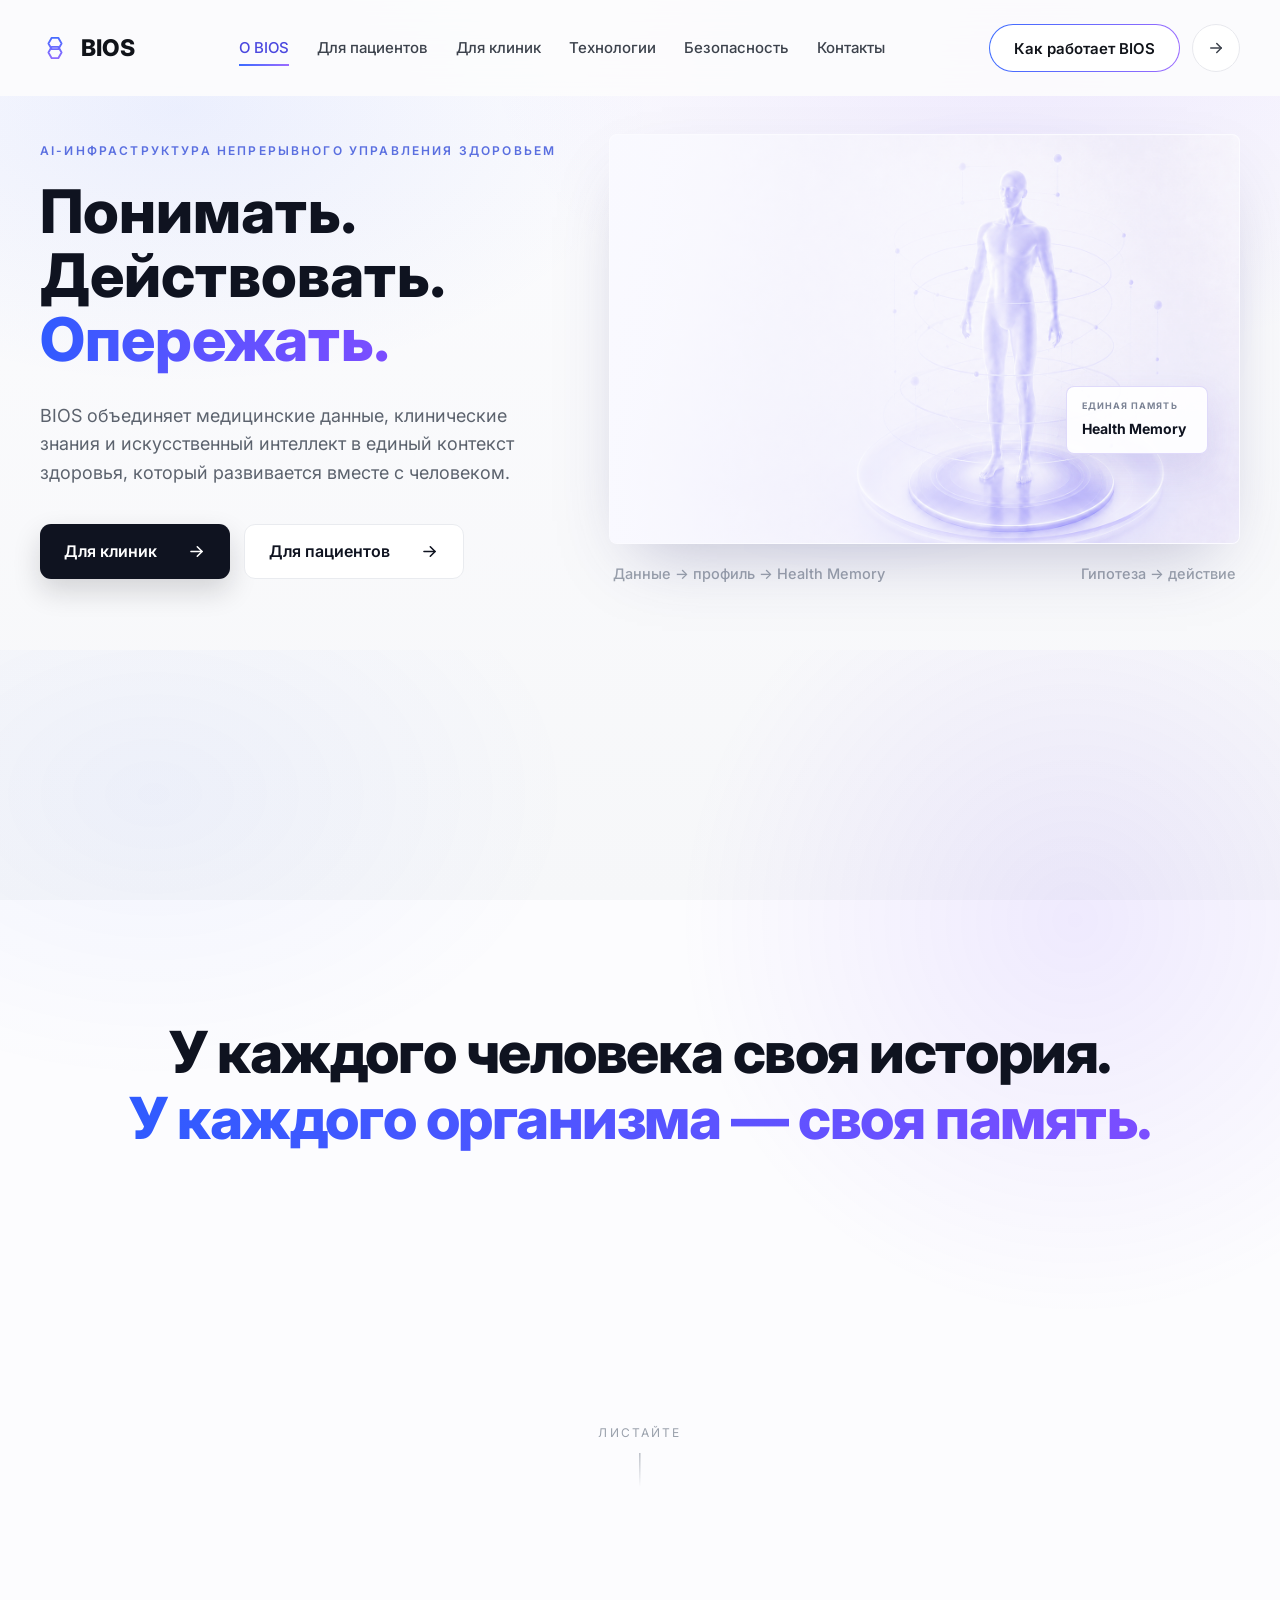
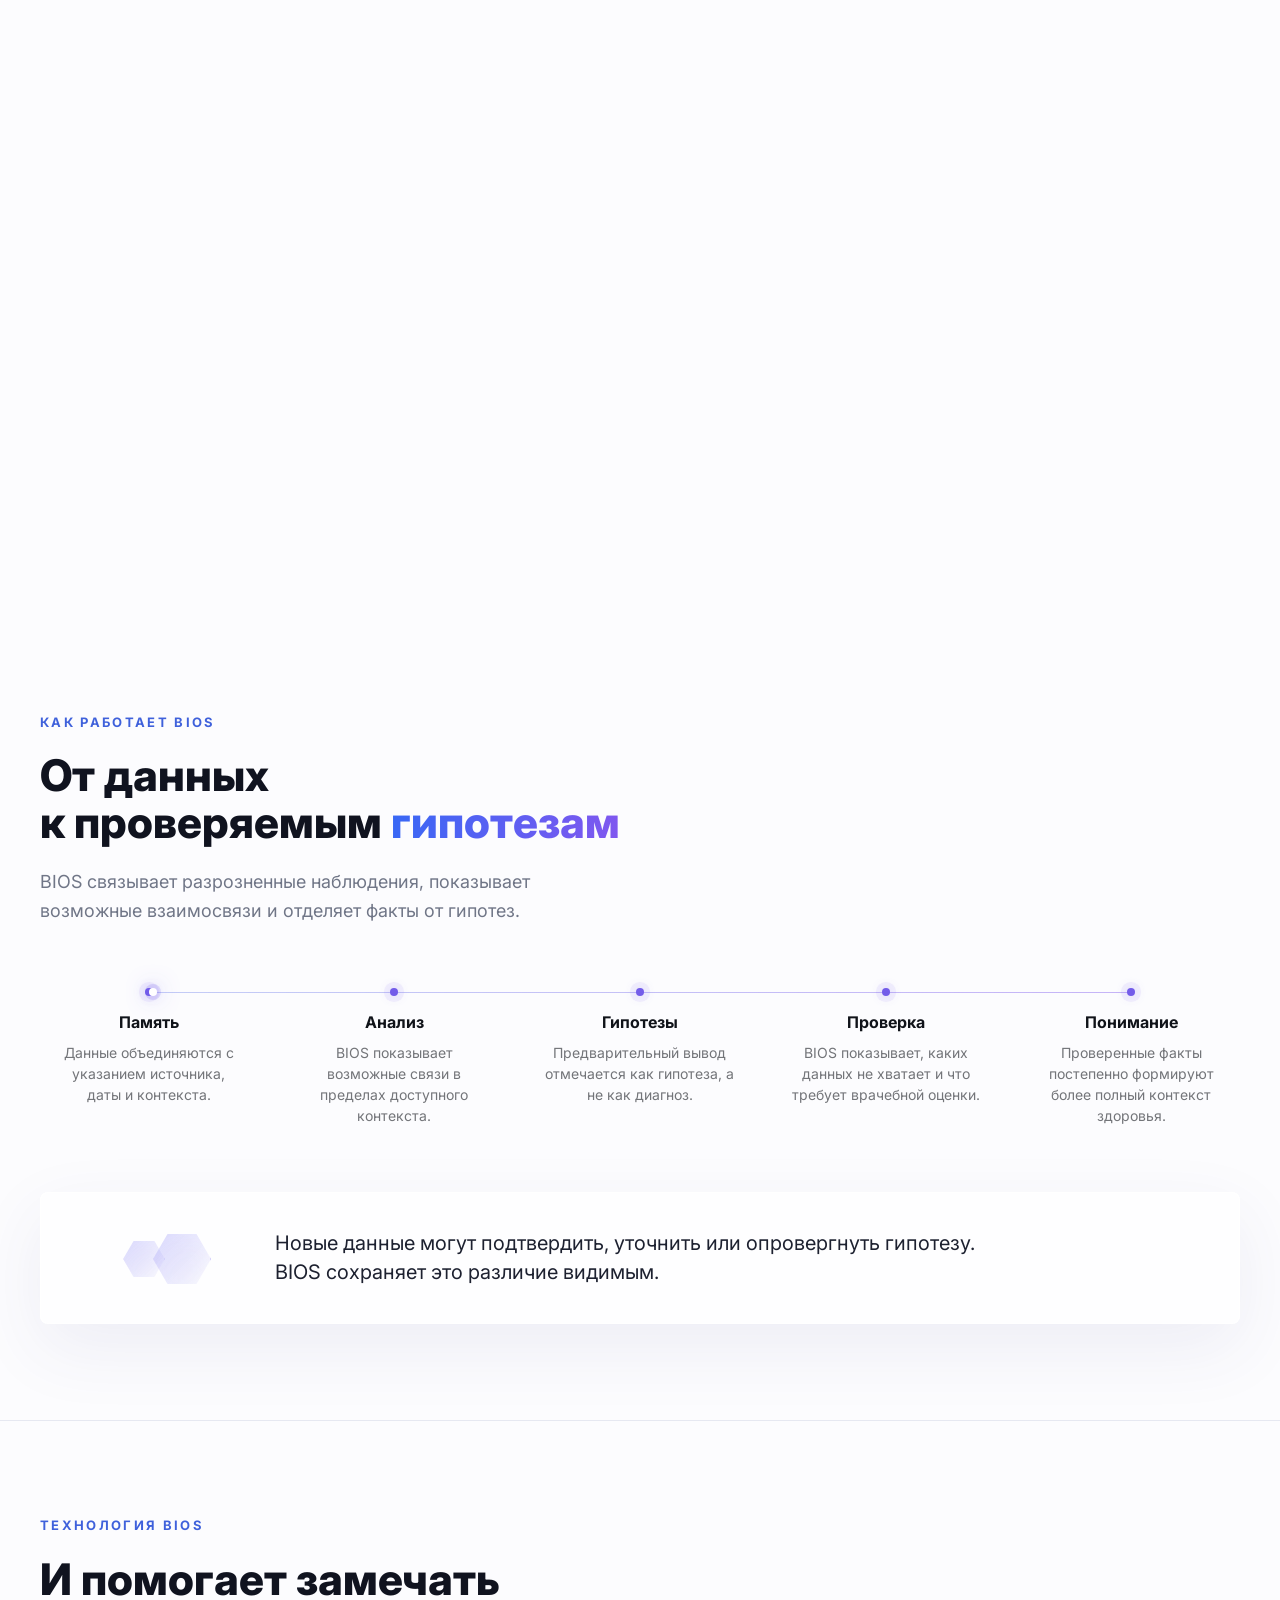
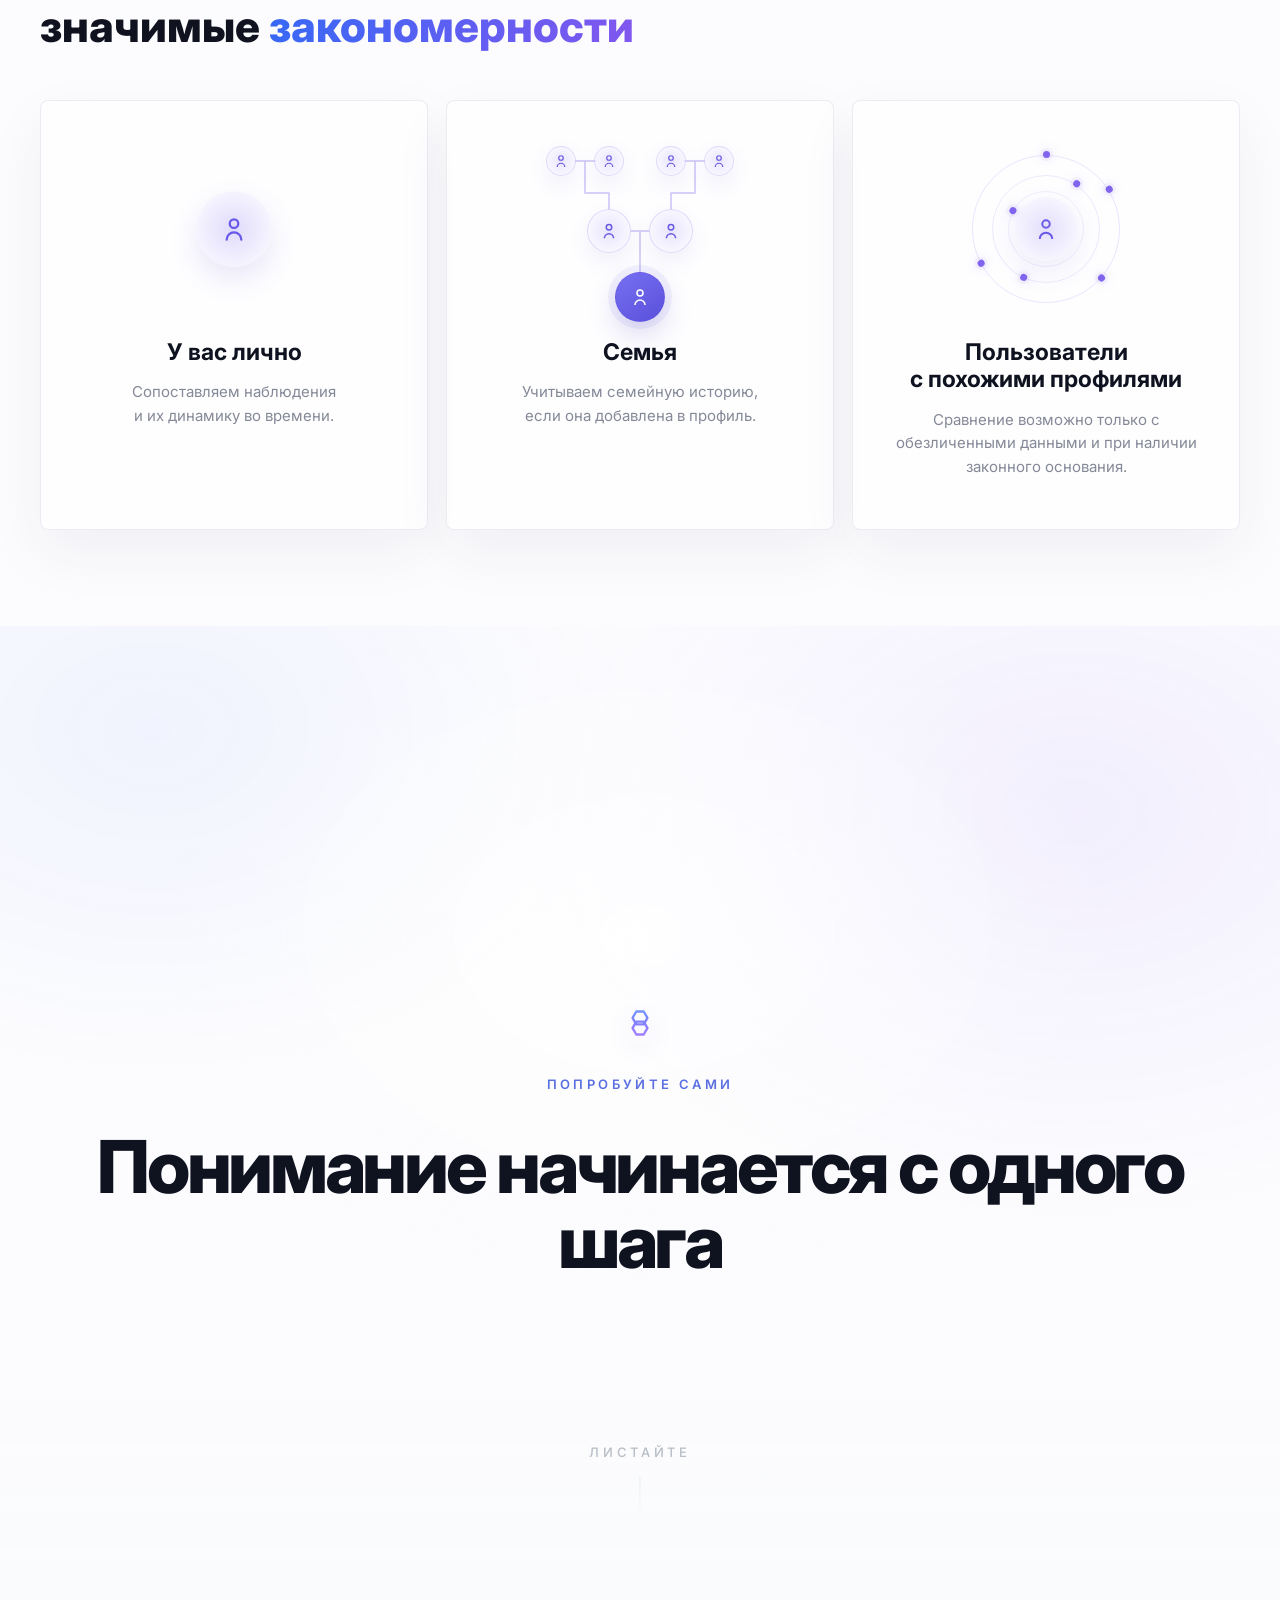
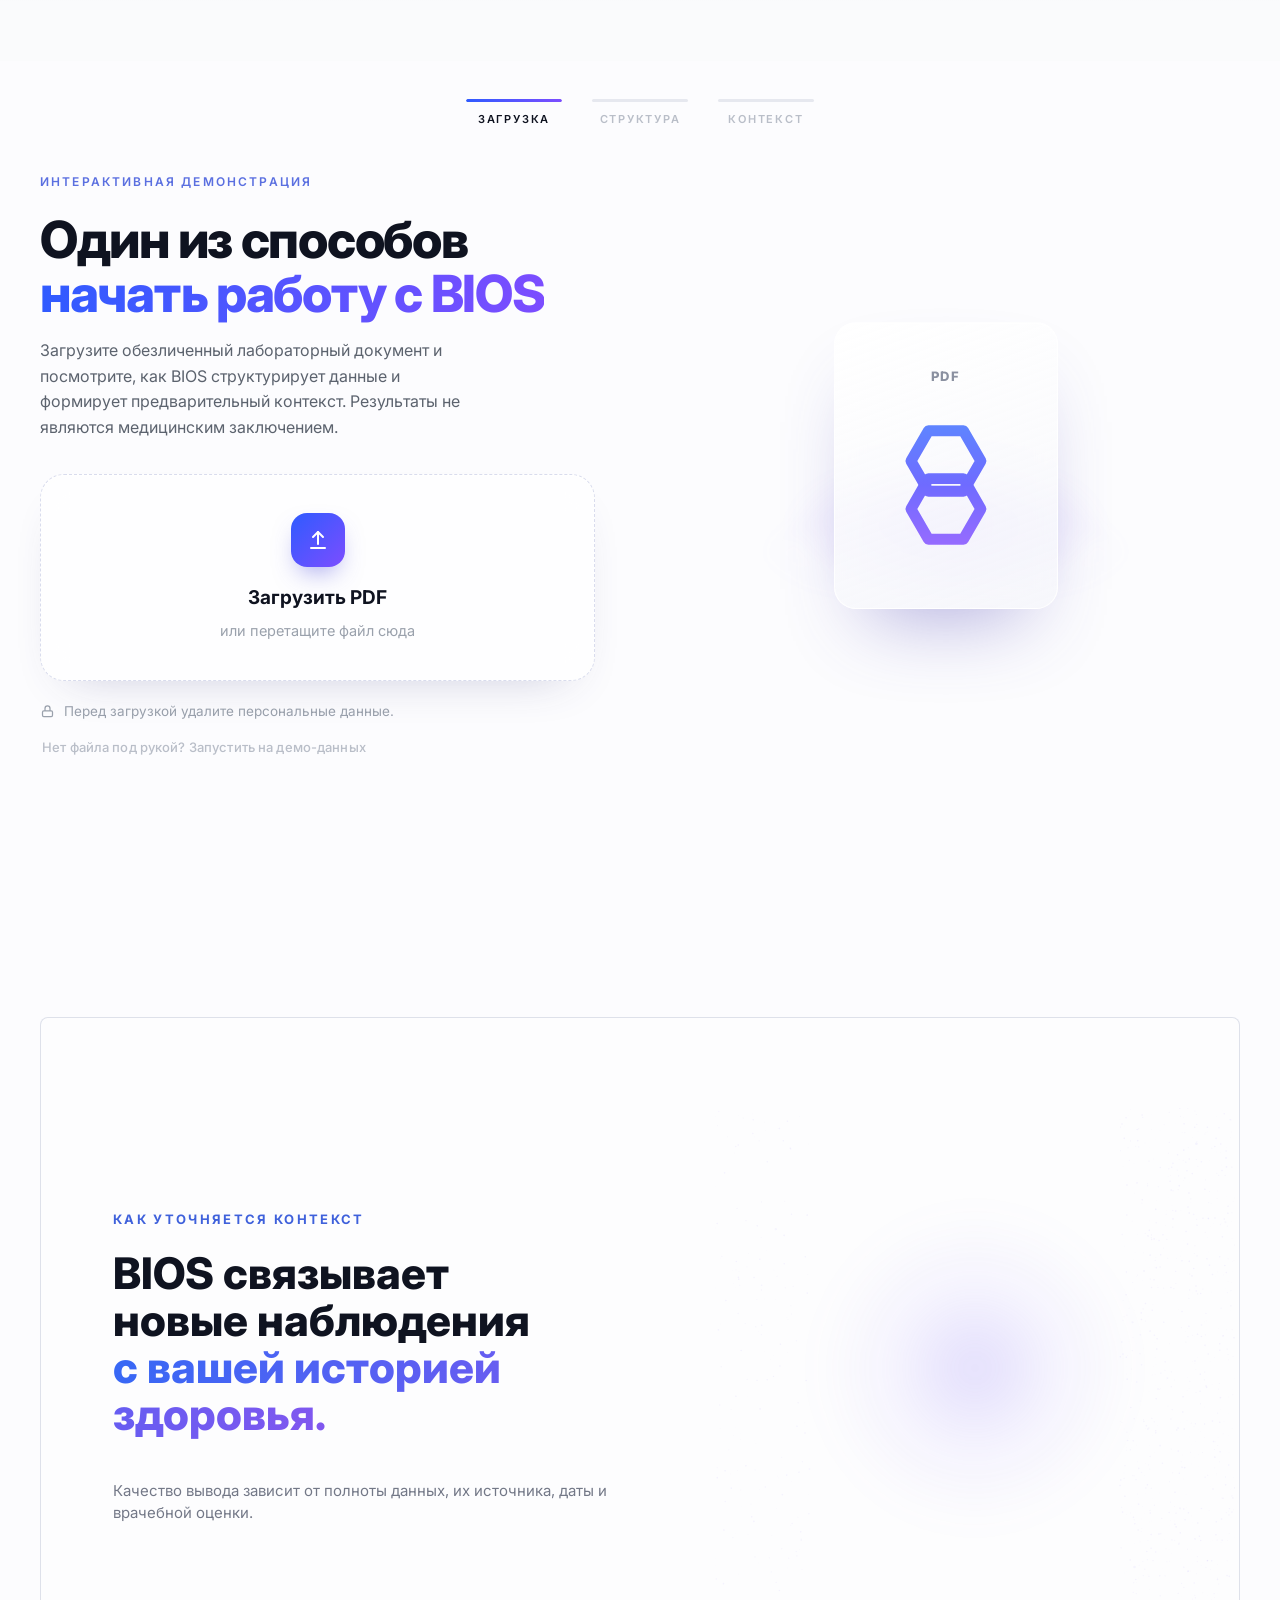
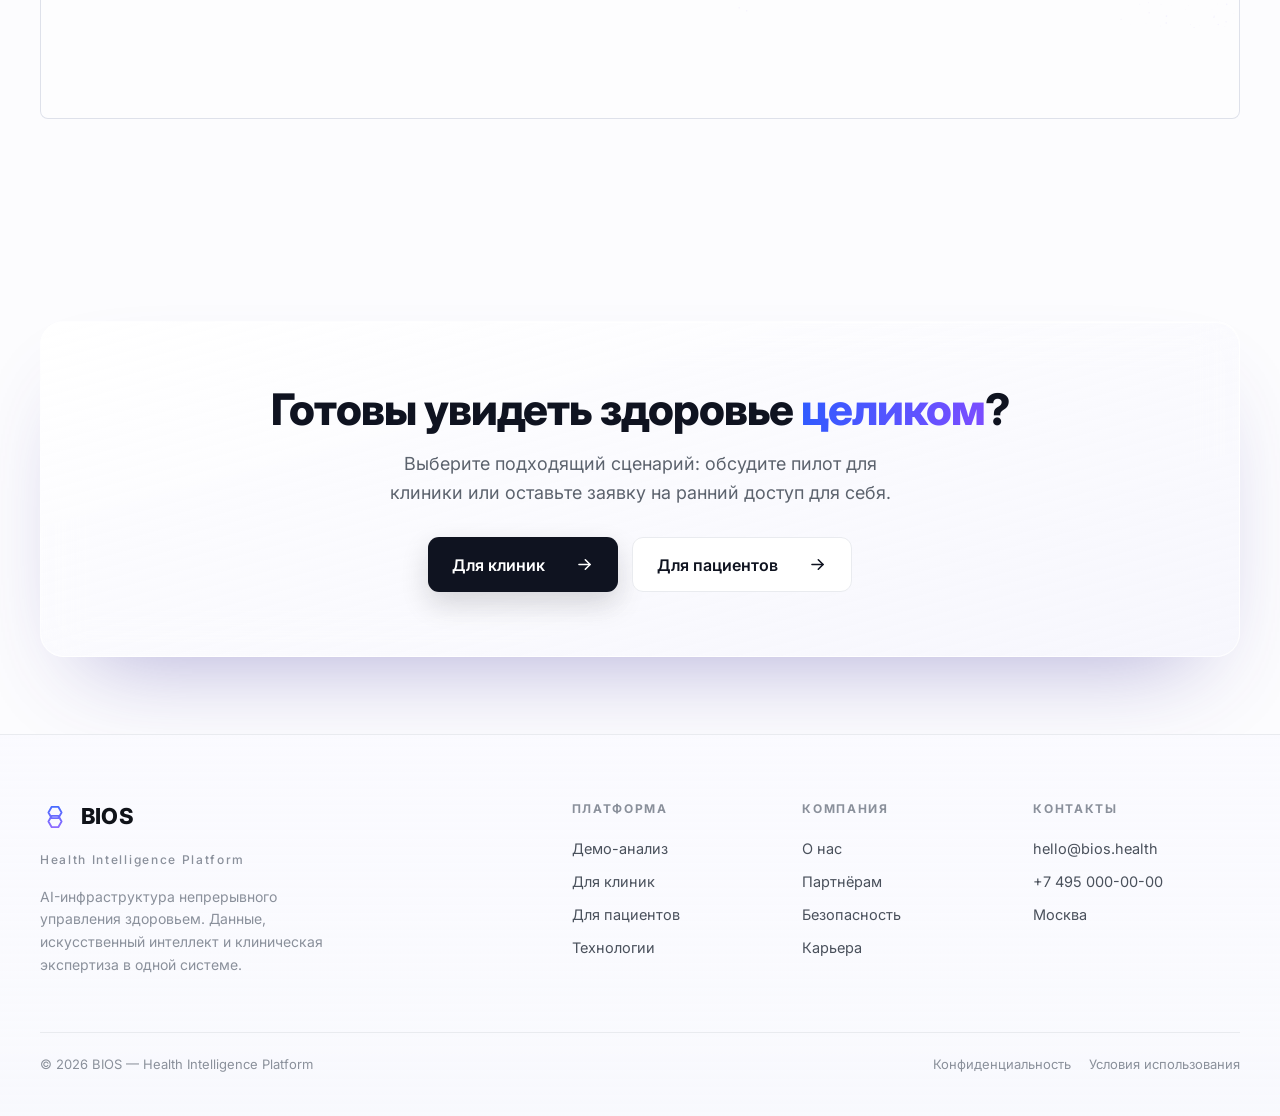
<file: index.html>
<!DOCTYPE html>
<html lang="ru">
<head>
<meta charset="UTF-8">
<meta name="viewport" content="width=device-width, initial-scale=1.0">
<title>BIOS — AI-инфраструктура управления здоровьем</title>
<link rel="preconnect" href="https://fonts.googleapis.com">
<link rel="preconnect" href="https://fonts.gstatic.com" crossorigin>
<link href="https://fonts.googleapis.com/css2?family=Inter:wght@400;500;600;700;800;900&display=swap&subset=cyrillic,latin" rel="stylesheet">
<style>
  /* ============ HERO + TRUST ============ */

  :root{
    --ink:#101319;
    --text:#5c636e;
    --muted:#9aa1ac;
    --line:#e9ebef;
    --line-soft:#eef0f3;
    --blue:#2f5bff;
    --purple:#7c4dff;
    --eyebrow:#5a6fe0;
    --card-from:#f3f4f7;
    --card-to:#e9ebef;
    --pad: clamp(20px, 4.5vw, 64px);
    --maxw: 1320px;
  }

  *{box-sizing:border-box;margin:0;padding:0}
  html{scroll-behavior:smooth}
  body{
    font-family:'Inter',-apple-system,BlinkMacSystemFont,'Segoe UI',sans-serif;
    color:var(--ink);
    background:
      radial-gradient(1100px 600px at 78% 24%, rgba(124,77,255,.07), transparent 60%),
      radial-gradient(900px 500px at 20% 10%, rgba(47,91,255,.05), transparent 55%),
      linear-gradient(180deg,#fcfcfd 0%, #f7f8fa 100%);
    -webkit-font-smoothing:antialiased;
    text-rendering:optimizeLegibility;
    min-height:100vh;
  }
  a{text-decoration:none;color:inherit}
  .wrap{max-width:var(--maxw);margin:0 auto;padding-left:var(--pad);padding-right:var(--pad)}

  /* ---------- Header ---------- */
  header{padding-top:26px;padding-bottom:26px}
  .nav{display:flex;align-items:center;justify-content:space-between;gap:24px}
  .brand{display:flex;align-items:center;gap:11px;flex-shrink:0}
  .brand .mark{width:30px;height:30px;display:block}
  .brand span{font-weight:800;font-size:23px;letter-spacing:.01em}

  .menu{display:flex;align-items:center;gap:38px}
  .menu a{font-size:15px;font-weight:500;color:#3c424c;transition:color .18s}
  .menu a:hover,.menu a[aria-current="page"]{color:var(--blue)}

  .actions{display:flex;align-items:center;gap:12px;flex-shrink:0}
  .btn-pill{
    font-size:15px;font-weight:600;color:var(--ink);
    padding:13px 24px;border-radius:999px;
    background:
      linear-gradient(#fff,#fff) padding-box,
      linear-gradient(100deg,var(--blue),var(--purple)) border-box;
    border:1.5px solid transparent;
    transition:transform .18s, box-shadow .18s;
  }
  .btn-pill:hover{transform:translateY(-1px);box-shadow:0 8px 22px rgba(80,80,200,.16)}
  .btn-circle{
    width:48px;height:48px;border-radius:999px;border:1.5px solid var(--line);
    display:grid;place-items:center;color:#3c424c;background:#fff;
    transition:transform .18s,border-color .18s,color .18s;flex-shrink:0;
  }
  .btn-circle:hover{transform:translateY(-1px);border-color:var(--blue);color:var(--blue)}
  .btn-circle svg{width:18px;height:18px}

  .burger{display:none;width:46px;height:46px;border:1.5px solid var(--line);border-radius:12px;background:#fff;cursor:pointer;align-items:center;justify-content:center;flex-direction:column;gap:5px}
  .burger span{width:18px;height:2px;background:#3c424c;border-radius:2px}

  /* ---------- Hero ---------- */
  .hero{padding-top:clamp(24px,3vw,40px);padding-bottom:clamp(40px,5vw,72px)}
  .hero-grid{
    display:grid;
    grid-template-columns:minmax(0,0.92fr) minmax(0,1.12fr);
    gap:clamp(36px,4vw,64px);
    align-items:center;
  }
  .eyebrow{
    font-size:13px;font-weight:600;letter-spacing:.16em;text-transform:uppercase;
    color:var(--eyebrow);margin-bottom:26px;
  }
  h1{
    font-weight:800;
    font-size:clamp(40px,5.4vw,73px);
    line-height:1.04;
    letter-spacing:-0.025em;
    color:var(--ink);
    margin-bottom:30px;
  }
  h1 .grad{
    background:linear-gradient(98deg,var(--blue) 0%, #5b53ff 45%, var(--purple) 100%);
    -webkit-background-clip:text;background-clip:text;color:transparent;
  }
  .lede{
    font-size:clamp(16px,1.15vw,18px);
    line-height:1.62;color:var(--text);
    max-width:480px;margin-bottom:36px;font-weight:400;
  }
  .cta{display:flex;gap:14px;flex-wrap:wrap}
  .btn{
    display:inline-flex;align-items:center;gap:30px;justify-content:space-between;
    font-size:16px;font-weight:600;border-radius:11px;
    padding:17px 24px;min-width:182px;transition:transform .18s,box-shadow .18s;
  }
  .btn svg{width:19px;height:19px;flex-shrink:0}
  .btn-dark{background:var(--ink);color:#fff;box-shadow:0 12px 28px rgba(16,19,25,.16)}
  .btn-dark:hover{transform:translateY(-2px);box-shadow:0 16px 34px rgba(16,19,25,.24)}
  .btn-light{background:#fff;color:var(--ink);border:1.5px solid var(--line)}
  .btn-light:hover{transform:translateY(-2px);border-color:#d6d9e0;box-shadow:0 12px 26px rgba(16,19,25,.08)}

  /* ---------- BIOS data flow ---------- */
  .video-block{display:flex;flex-direction:column;gap:18px}
  .video-wrap{position:relative;isolation:isolate}
  .video-wrap::before{
    content:"";position:absolute;inset:6% 4% 4% 6%;z-index:-1;
    background:radial-gradient(60% 60% at 62% 42%, rgba(124,77,255,.35), transparent 70%),
               radial-gradient(55% 55% at 38% 60%, rgba(47,91,255,.30), transparent 72%);
    filter:blur(46px);border-radius:40px;opacity:.9;
  }
  .video-card{
    position:relative;aspect-ratio:16/10.4;border-radius:8px;overflow:hidden;
    background:#f4f3ff;
    border:1px solid rgba(255,255,255,.7);
    box-shadow:0 30px 70px -28px rgba(60,60,120,.34), inset 0 1px 0 rgba(255,255,255,.8);
    isolation:isolate;
  }
  .hero-flow-image{
    position:absolute;z-index:-2;inset:0;width:100%;height:100%;
    object-fit:cover;object-position:67% center;opacity:.9;
  }
  .video-card::after{
    content:"";position:absolute;z-index:-1;inset:0;
    background:linear-gradient(90deg,rgba(249,249,255,.96) 0%,rgba(249,249,255,.58) 38%,rgba(249,249,255,.08) 72%);
  }
  .hero-flow-sources{position:absolute;top:14%;left:5%;display:grid;gap:10px}
  .hero-flow-chip{
    display:inline-flex;width:max-content;min-height:32px;padding:0 12px;align-items:center;
    border:1px solid rgba(103,83,221,.18);border-radius:8px;color:#495168;
    background:rgba(255,255,255,.88);box-shadow:0 8px 20px rgba(76,69,143,.06);
    font-size:11px;font-weight:600;opacity:0;transform:translateX(-12px);
    animation:heroChip 7s var(--ease) infinite;
  }
  .hero-flow-chip:nth-child(2){animation-delay:.45s}
  .hero-flow-chip:nth-child(3){animation-delay:.9s}
  .hero-flow-chip:nth-child(4){animation-delay:1.35s}
  .hero-flow-core{
    position:absolute;right:5%;bottom:22%;display:grid;min-width:142px;min-height:66px;padding:12px 15px;
    align-content:center;border:1px solid rgba(99,76,231,.2);border-radius:8px;
    background:rgba(255,255,255,.9);box-shadow:0 16px 36px rgba(86,68,187,.12);
    animation:heroCore 7s var(--ease) infinite;
  }
  .hero-flow-core small{color:#7b8395;font-size:9px;font-weight:700;letter-spacing:.12em;text-transform:uppercase}
  .hero-flow-core strong{margin-top:5px;font-size:14px}
  .hero-flow-action{
    position:absolute;right:6%;bottom:7%;display:flex;gap:7px;align-items:center;
    color:#4332c9;font-size:11px;font-weight:700;opacity:0;transform:translateY(8px);
    animation:heroAction 7s var(--ease) infinite;
  }
  .hero-flow-action svg{width:16px;height:16px}
  .hero-flow-line{
    position:absolute;left:27%;right:24%;bottom:31%;height:1px;
    background:linear-gradient(90deg,rgba(59,107,255,0),rgba(59,107,255,.55),rgba(139,92,255,.8));
    transform:scaleX(0);transform-origin:left;animation:heroLine 7s var(--ease) infinite;
  }
  .hero-flow-line::after{content:"";position:absolute;right:-4px;top:-3px;width:7px;height:7px;border-radius:50%;background:#7a58ee;box-shadow:0 0 0 6px rgba(122,88,238,.1)}
  .video-meta{display:flex;align-items:center;justify-content:space-between;padding:0 4px}
  .video-meta span{font-size:14.5px;color:var(--muted);font-weight:500}
  @keyframes heroChip{0%,9%,100%{opacity:0;transform:translateX(-12px)}15%,74%{opacity:1;transform:none}84%{opacity:0;transform:translateX(8px)}}
  @keyframes heroLine{0%,25%,100%{transform:scaleX(0);opacity:0}38%,78%{transform:scaleX(1);opacity:1}88%{opacity:0}}
  @keyframes heroCore{0%,34%,100%{transform:translateY(7px);opacity:.65}48%,82%{transform:none;opacity:1;box-shadow:0 20px 44px rgba(86,68,187,.18)}}
  @keyframes heroAction{0%,54%,100%{opacity:0;transform:translateY(8px)}68%,88%{opacity:1;transform:none}}

  /* ---------- Trust ---------- */
  .trust{padding-top:clamp(24px,3vw,36px);padding-bottom:clamp(12px,1.6vw,24px);border-top:1px solid var(--line-soft)}
  .trust-label{
    text-align:center;font-size:13px;font-weight:600;letter-spacing:.2em;
    text-transform:uppercase;color:#8a909b;margin-bottom:38px;
  }
  .logos{
    display:flex;align-items:center;justify-content:space-between;gap:24px;
    flex-wrap:wrap;
  }
  .logos .logo{
    display:flex;align-items:center;gap:11px;color:#aab0ba;
    filter:grayscale(1);opacity:.92;flex:1 1 auto;justify-content:center;
    min-width:120px;
  }
  .logo-emc .tx{display:flex;flex-direction:column;line-height:1}
  .logo-emc .big{font-family:Georgia,'Times New Roman',serif;font-size:30px;font-weight:700;letter-spacing:.02em;color:#9aa0ab}
  .logo-emc .sub{font-size:8px;letter-spacing:.18em;margin-top:3px;color:#aab0ba}
  .logo-emc svg{width:30px;height:30px}

  .logo-had .tx{display:flex;flex-direction:column;line-height:1.05}
  .logo-had .big{font-size:22px;font-weight:800;letter-spacing:.05em;color:#9aa0ab}
  .logo-had .sub{font-size:11px;color:#aab0ba;margin-top:2px}
  .logo-had svg{width:22px;height:30px}

  .logo-k31{font-size:30px;font-weight:600;color:#9aa0ab;letter-spacing:.01em}
  .logo-k31 b{font-weight:700}

  .logo-medsi{font-size:25px;font-weight:800;letter-spacing:.04em;color:#9aa0ab}
  .logo-medsi svg{width:30px;height:24px}

  .logo-chaika .tx{display:flex;flex-direction:column;align-items:center;line-height:1}
  .logo-chaika .big{font-size:24px;font-weight:700;letter-spacing:.14em;color:#9aa0ab}
  .logo-chaika .sub{font-size:9px;letter-spacing:.24em;margin-top:4px;color:#aab0ba}

  .logo-gen{font-size:30px;font-weight:300;letter-spacing:.02em;color:#b7bcc6}

  /* ---------- Scroll cue ---------- */
  .scroll-cue{display:grid;place-items:center;padding:6px 0 30px}
  .mouse{width:26px;height:42px;border:2px solid #c3c8d2;border-radius:14px;position:relative}
  .mouse i{
    position:absolute;top:8px;left:50%;transform:translateX(-50%);
    width:5px;height:5px;border-radius:999px;background:var(--blue);
    animation:scrolldot 1.7s ease-in-out infinite;
  }
  @keyframes scrolldot{0%{opacity:0;transform:translate(-50%,0)}30%{opacity:1}80%{opacity:.2;transform:translate(-50%,14px)}100%{opacity:0;transform:translate(-50%,14px)}}

  /* ---------- Responsive ---------- */
  @media (max-width:1080px){
    .menu{gap:26px}
  }
  @media (max-width:1120px){
    .menu{display:none}
    .menu.is-open{
      position:fixed;
      inset:98px 0 0;
      z-index:100;
      display:flex;
      flex-direction:column;
      align-items:flex-start;
      gap:0;
      padding:20px var(--pad) 32px;
      overflow-y:auto;
      background:#fff;
    }
    .menu.is-open a{width:100%;padding:18px 0;border-bottom:1px solid var(--line)}
    body.menu-open{overflow:hidden}
    .actions .btn-circle{display:none}
    .burger{display:flex}
    .hero-grid{grid-template-columns:1fr;gap:40px}
    .lede{max-width:none}
    .logos{gap:30px 26px;justify-content:center}
  }
  @media (max-width:560px){
    .btn-pill{display:none}
    .cta{flex-direction:column}
    .btn{width:100%}
    .video-meta span{font-size:13px}
  }
  @media (prefers-reduced-motion:reduce){
    *{animation:none!important;transition:none!important}
  }

  /* ============ FLOW (upload / analysis / insights) ============ */

  :root{
    --ink:#101319;
    --text:#5c636e;
    --muted:#9aa1ac;
    --faint:#b9bec8;
    --line:#e9ebef;
    --blue:#2f5bff;
    --violet:#7c4dff;
    --eyebrow:#5a6fe0;
    --glass:rgba(255,255,255,.62);
    --glass-strong:rgba(255,255,255,.78);
    --pad:clamp(20px,4.5vw,60px);
    --maxw:1240px;
    --r-lg:24px;
    --ease:cubic-bezier(.22,.61,.36,1);
  }
  *{box-sizing:border-box;margin:0;padding:0}
  html{scroll-behavior:smooth}
  body{
    font-family:'Inter',-apple-system,BlinkMacSystemFont,'Segoe UI',sans-serif;
    color:var(--ink);
    background:#fafbfc;
    -webkit-font-smoothing:antialiased;text-rendering:optimizeLegibility;
    min-height:100vh;overflow-x:hidden;
  }
  a{text-decoration:none;color:inherit}
  button{font-family:inherit;cursor:pointer}
  .wrap{max-width:var(--maxw);margin:0 auto;padding-left:var(--pad);padding-right:var(--pad)}

  /* ===== Ambient background ===== */
  .bg{position:fixed;inset:0;z-index:-2;pointer-events:none;
    background:
      radial-gradient(900px 520px at 80% 6%, rgba(124,77,255,.10), transparent 60%),
      radial-gradient(820px 480px at 14% 12%, rgba(47,91,255,.08), transparent 58%),
      linear-gradient(180deg,#fcfcfe 0%,#f6f7f9 100%);
  }
  .bg-boost{position:fixed;inset:0;z-index:-1;pointer-events:none;opacity:0;
    transition:opacity 1.1s var(--ease);
    background:radial-gradient(700px 700px at 64% 52%, rgba(120,110,255,.16), transparent 62%);
  }
  body.boost .bg-boost{opacity:1}

  /* ===== Header ===== */
  header{padding:24px 0}
  .nav{display:flex;align-items:center;justify-content:space-between;gap:24px}
  .brand{display:flex;align-items:center;gap:11px}
  .brand .mark{width:30px;height:30px}
  .brand b{font-weight:800;font-size:23px;letter-spacing:.01em}
  .menu{display:flex;gap:36px}
  .menu a{font-size:15px;font-weight:500;color:#3c424c;transition:color .18s}
  .menu a:hover{color:var(--blue)}
  .actions{display:flex;align-items:center;gap:12px}
  .pill{font-size:15px;font-weight:600;padding:12px 22px;border-radius:999px;
    background:linear-gradient(#fff,#fff) padding-box,linear-gradient(100deg,var(--blue),var(--violet)) border-box;
    border:1.5px solid transparent;transition:transform .18s,box-shadow .18s}
  .pill:hover{transform:translateY(-1px);box-shadow:0 8px 22px rgba(80,80,200,.16)}
  .circle{width:46px;height:46px;border-radius:999px;border:1.5px solid var(--line);background:#fff;
    display:grid;place-items:center;color:#3c424c;transition:.18s}
  .circle:hover{border-color:var(--blue);color:var(--blue)}
  .circle svg{width:18px;height:18px}

  /* ===== Stage ===== */
  .flow-stage{padding:clamp(20px,3vw,40px) 0 clamp(60px,7vw,96px)}

  /* step indicator */
  .steps{display:flex;justify-content:center;gap:30px;margin-bottom:clamp(26px,3.4vw,44px)}
  .step{display:flex;flex-direction:column;align-items:center;gap:9px;width:96px}
  .step .bar{height:3px;width:100%;border-radius:3px;background:#e6e8ef;overflow:hidden;position:relative}
  .step .bar::after{content:"";position:absolute;inset:0;width:0;border-radius:3px;
    background:linear-gradient(90deg,var(--blue),var(--violet));transition:width .6s var(--ease)}
  .step.done .bar::after{width:100%}
  .step.active .bar::after{width:100%;animation:none}
  .step span{font-size:11px;font-weight:600;letter-spacing:.16em;text-transform:uppercase;color:var(--faint);transition:color .4s}
  .step.active span,.step.done span{color:var(--ink)}

  /* morph container */
  .morph-container{position:relative;height:600px;transition:height .6s var(--ease)}

  .state{position:absolute;top:0;left:0;right:0;
    opacity:0;visibility:hidden;transform:translateY(10px);
    transition:opacity .55s var(--ease),transform .55s var(--ease),visibility .55s;
    pointer-events:none}
  .state.active{opacity:1;visibility:visible;transform:none;pointer-events:auto}

  .cols{display:grid;grid-template-columns:minmax(0,1fr) minmax(0,1.06fr);
    gap:clamp(32px,4.4vw,72px);align-items:center}

  .eyebrow{font-size:12px;font-weight:600;letter-spacing:.18em;text-transform:uppercase;color:var(--eyebrow);margin-bottom:20px}
  .title{font-weight:800;font-size:clamp(34px,4vw,52px);line-height:1.06;letter-spacing:-.025em;margin-bottom:18px}
  .title .g{background:linear-gradient(98deg,var(--blue),var(--violet));-webkit-background-clip:text;background-clip:text;color:transparent}
  .sub{font-size:clamp(16px,1.1vw,18px);line-height:1.6;color:var(--text);max-width:430px}

  /* ---------- STATE 1 : upload ---------- */
  .upload-area{margin-top:34px;border-radius:var(--r-lg);padding:38px 32px;
    background:var(--glass);backdrop-filter:blur(20px) saturate(120%);-webkit-backdrop-filter:blur(20px) saturate(120%);
    box-shadow:0 1px 0 rgba(255,255,255,.7) inset,0 20px 50px -30px rgba(60,60,120,.32);
    border:1px dashed rgba(140,150,200,.32);text-align:center;
    transition:transform .25s var(--ease),box-shadow .25s,border-color .25s,background .25s;cursor:pointer}
  .upload-area:hover,.upload-area.drag{transform:translateY(-2px);border-color:rgba(80,90,255,.5);
    background:var(--glass-strong);box-shadow:0 24px 60px -28px rgba(70,70,160,.42)}
  .up-ico{width:54px;height:54px;border-radius:16px;margin:0 auto 16px;display:grid;place-items:center;
    background:linear-gradient(135deg,var(--blue),var(--violet));color:#fff;box-shadow:0 12px 24px -8px rgba(80,80,220,.5)}
  .up-ico svg{width:24px;height:24px}
  .up-t{font-size:19px;font-weight:700;margin-bottom:5px}
  .up-s{font-size:14.5px;color:var(--muted)}
  .privacy{display:flex;align-items:center;gap:9px;margin-top:20px;color:var(--muted);font-size:13.5px}
  .privacy svg{width:15px;height:15px;flex-shrink:0}
  .demo-link{margin-top:14px;background:none;border:0;color:var(--faint);font-size:13px;font-weight:500;
    letter-spacing:.01em;transition:color .2s;padding:2px}
  .demo-link:hover{color:var(--blue)}

  /* right stage: floating PDF */
  .stageviz{position:relative;display:grid;place-items:center;min-height:clamp(340px,42vw,460px)}
  .pedestal{position:absolute;bottom:14%;left:50%;transform:translateX(-50%);width:78%;height:46%;
    background:radial-gradient(50% 50% at 50% 50%, rgba(124,77,255,.16), transparent 70%);filter:blur(8px)}
  .pedestal::before,.pedestal::after{content:"";position:absolute;left:50%;top:62%;transform:translate(-50%,-50%);
    border:1px solid rgba(120,110,255,.18);border-radius:50%}
  .pedestal::before{width:74%;height:42%}
  .pedestal::after{width:46%;height:26%;border-color:rgba(120,110,255,.28)}
  .pdfcard{position:relative;width:clamp(176px,22vw,224px);aspect-ratio:5/6.4;border-radius:22px;
    background:linear-gradient(160deg,rgba(255,255,255,.86),rgba(244,245,250,.7));
    backdrop-filter:blur(14px);-webkit-backdrop-filter:blur(14px);
    border:1px solid rgba(255,255,255,.8);
    box-shadow:0 40px 80px -34px rgba(80,70,180,.45),0 1px 0 rgba(255,255,255,.9) inset;
    display:flex;flex-direction:column;align-items:center;justify-content:center;gap:18px;
    animation:floaty 6s ease-in-out infinite}
  .pdfcard .tag{font-size:13px;font-weight:800;letter-spacing:.12em;color:#8a90a0}
  .pdfcard .hx{width:54%}
  @keyframes floaty{0%,100%{transform:translateY(0)}50%{transform:translateY(-12px)}}

  /* ---------- STATE 2 : analysis ---------- */
  .status{margin-top:34px;display:flex;align-items:center;gap:16px;border-radius:18px;padding:18px 22px;
    background:var(--glass);backdrop-filter:blur(20px);-webkit-backdrop-filter:blur(20px);
    box-shadow:0 18px 44px -28px rgba(60,60,120,.34),0 1px 0 rgba(255,255,255,.7) inset;max-width:420px}
  .spin{width:34px;height:34px;border-radius:50%;border:2.5px solid #e6e8f2;border-top-color:var(--violet);
    animation:spin 1s linear infinite;flex-shrink:0}
  @keyframes spin{to{transform:rotate(360deg)}}
  .status .st{font-size:15.5px;font-weight:600}
  .status .ss{font-size:13px;color:var(--muted);margin-top:2px}

  .orbit-wrap{position:relative;display:grid;place-items:center;min-height:clamp(360px,44vw,480px)}
  .orbit{position:relative;width:clamp(320px,40vw,440px);aspect-ratio:1}
  .orbit svg.ring{position:absolute;inset:0;width:100%;height:100%;overflow:visible}
  .ring-track{fill:none;stroke:#e7e9f1;stroke-width:5}
  .ring-progress{fill:none;stroke:url(#gRing);stroke-width:5;stroke-linecap:round;
    transform:rotate(-90deg);transform-origin:center;stroke-dashoffset:var(--c)}
  .ring-progress.run{transition:stroke-dashoffset 9s linear;stroke-dashoffset:0}
  .conn{stroke:url(#gConn);stroke-width:1.4;opacity:0;transition:opacity .5s var(--ease)}
  .conn.on{opacity:.7}
  .core{position:absolute;top:50%;left:50%;transform:translate(-50%,-50%);width:30%;display:grid;place-items:center;
    filter:drop-shadow(0 18px 30px rgba(110,90,230,.4))}
  .core .hx{width:100%}
  .o-chip{position:absolute;top:50%;left:50%;font-size:13px;font-weight:600;color:#3c424c;white-space:nowrap;
    padding:8px 14px;border-radius:999px;background:var(--glass-strong);
    backdrop-filter:blur(14px);-webkit-backdrop-filter:blur(14px);
    box-shadow:0 10px 26px -14px rgba(70,70,150,.4),0 0 0 1px rgba(255,255,255,.6) inset;
    transform:translate(-50%,-50%) rotate(var(--a)) translateX(var(--r)) rotate(calc(-1*var(--a))) scale(.9);
    opacity:0;transition:opacity .5s var(--ease),transform .5s var(--ease);pointer-events:none}
  .o-chip.on{opacity:1;transform:translate(-50%,-50%) rotate(var(--a)) translateX(var(--r)) rotate(calc(-1*var(--a))) scale(1)}
  .particles span{position:absolute;width:5px;height:5px;border-radius:50%;
    background:radial-gradient(circle,rgba(124,100,255,.9),transparent 70%);opacity:0;
    animation:drift 6s ease-in-out infinite}
  @keyframes drift{0%{opacity:0;transform:translateY(10px)}20%{opacity:.7}80%{opacity:.3}100%{opacity:0;transform:translateY(-26px)}}

  /* ---------- STATE 3 : insights ---------- */
  .ins-head{margin-bottom:22px}
  .insights-list{display:flex;flex-direction:column;gap:12px}
  .ins-card{display:flex;align-items:center;gap:14px;padding:17px 20px;border-radius:15px;
    background:#fff;box-shadow:0 12px 30px -20px rgba(50,50,110,.28),0 0 0 1px rgba(20,20,40,.03);
    opacity:0;transform:translateY(12px);transition:opacity .5s var(--ease),transform .5s var(--ease)}
  .ins-card.in{opacity:1;transform:none}
  .ins-card .dot{width:9px;height:9px;border-radius:50%;flex-shrink:0}
  .ins-card .tx{font-size:15.5px;font-weight:600}
  .note{margin-top:18px;display:flex;gap:12px;padding:16px 18px;border-radius:15px;
    background:rgba(120,110,255,.07);backdrop-filter:blur(10px);-webkit-backdrop-filter:blur(10px);
    border:1px solid rgba(120,110,255,.12);opacity:0;transform:translateY(10px);
    transition:opacity .55s var(--ease),transform .55s var(--ease)}
  .note.in{opacity:1;transform:none}
  .note svg{width:18px;height:18px;color:var(--violet);flex-shrink:0;margin-top:1px}
  .note p{font-size:13.5px;line-height:1.55;color:#6b6f86}

  .reg{border-radius:var(--r-lg);padding:clamp(28px,2.6vw,40px);
    background:linear-gradient(165deg,rgba(255,255,255,.8),rgba(243,243,252,.62));
    backdrop-filter:blur(22px) saturate(125%);-webkit-backdrop-filter:blur(22px) saturate(125%);
    box-shadow:0 40px 90px -40px rgba(70,60,160,.5),0 1px 0 rgba(255,255,255,.8) inset;
    opacity:0;transform:translateY(16px) scale(.99);transition:opacity .6s var(--ease) .15s,transform .6s var(--ease) .15s}
  .reg.in{opacity:1;transform:none}
  .reg h3{font-size:clamp(24px,2vw,28px);font-weight:800;letter-spacing:-.02em;text-align:center;margin-bottom:12px}
  .reg .desc{font-size:15px;line-height:1.6;color:var(--text);text-align:center;margin-bottom:26px}
  .field{margin-bottom:12px}
  .field input{width:100%;font-size:15.5px;color:var(--ink);padding:16px 18px;border-radius:13px;border:0;
    background:rgba(255,255,255,.72);box-shadow:0 0 0 1px rgba(30,30,60,.06) inset;outline:none;
    transition:box-shadow .2s,background .2s}
  .field input::placeholder{color:#9aa1ac}
  .field input:focus{background:#fff;box-shadow:0 0 0 1.5px var(--blue) inset,0 8px 22px -14px rgba(60,60,200,.5)}
  .btn-primary{width:100%;margin-top:8px;font-size:16px;font-weight:600;color:#fff;padding:18px;border:0;border-radius:14px;
    background:var(--ink);display:flex;align-items:center;justify-content:center;gap:12px;
    box-shadow:0 16px 34px -14px rgba(16,19,25,.5);transition:transform .18s,box-shadow .18s}
  .btn-primary:hover{transform:translateY(-2px);box-shadow:0 22px 44px -16px rgba(16,19,25,.6)}
  .btn-primary svg{width:18px;height:18px}
  .legal{margin-top:16px;font-size:12px;line-height:1.5;color:var(--faint);text-align:center}
  .reg-done{text-align:center;color:var(--blue);font-size:14px;font-weight:600;margin-top:14px;opacity:0;transition:opacity .3s}
  .reg-done.show{opacity:1}

  .restart{display:flex;justify-content:center;margin-top:30px}
  .restart button{background:none;border:0;color:var(--faint);font-size:13px;font-weight:500;display:inline-flex;align-items:center;gap:7px;transition:color .2s}
  .restart button:hover{color:var(--blue)}
  .restart svg{width:14px;height:14px}

  /* ---------- MORPH overlay ---------- */
  .morph{position:absolute;inset:0;display:grid;place-items:center;opacity:0;visibility:hidden;z-index:5;pointer-events:none}
  .morph.morph-play{opacity:1;visibility:visible}
  .morph .m-pdf{position:absolute;width:clamp(150px,18vw,190px);aspect-ratio:5/6.4;border-radius:20px;
    background:linear-gradient(160deg,rgba(255,255,255,.9),rgba(244,245,250,.74));
    border:1px solid rgba(255,255,255,.85);box-shadow:0 36px 70px -30px rgba(80,70,180,.5);
    display:grid;place-items:center}
  .morph .m-pdf .hx{width:46%}
  .morph.morph-play .m-pdf{animation:pdfFly 1.3s var(--ease) forwards}
  @keyframes pdfFly{
    0%{transform:translate(26%,0) scale(1) rotate(0);opacity:1}
    55%{transform:translate(0,-4%) scale(.62) rotate(-8deg);opacity:.5}
    100%{transform:translate(0,0) scale(.3) rotate(0);opacity:0}
  }
  .morph .m-cube{position:absolute;width:clamp(150px,18vw,200px);opacity:0;
    filter:drop-shadow(0 22px 40px rgba(110,90,230,.45))}
  .morph.morph-play .m-cube{animation:cubeIn 1.3s var(--ease) forwards}
  @keyframes cubeIn{
    0%{transform:scale(.2);opacity:0}
    55%{transform:scale(.6);opacity:.2}
    78%{transform:scale(1.12);opacity:1}
    100%{transform:scale(1);opacity:1}
  }
  .morph .m-glow{position:absolute;width:60%;aspect-ratio:1;border-radius:50%;opacity:0;
    background:radial-gradient(circle,rgba(124,90,255,.35),transparent 65%);filter:blur(20px)}
  .morph.morph-play .m-glow{animation:glowPulse 1.3s var(--ease) forwards}
  @keyframes glowPulse{0%{opacity:0;transform:scale(.4)}60%{opacity:1;transform:scale(1.1)}100%{opacity:.7;transform:scale(1)}}

  /* responsive */
  @media (max-width:980px){
    .menu,.actions .circle{display:none}
    .cols{grid-template-columns:1fr;gap:36px}
    .state-insights .cols{display:grid}
    .stageviz,.orbit-wrap{order:-1}
  }
  @media (max-width:560px){
    .pill{display:none}
    .steps{gap:14px}
    .step{width:auto}
    .step span{font-size:10px}
  }
  @media (prefers-reduced-motion:reduce){
    *{animation-duration:.001s!important}
    .pdfcard{animation:none}
    .ring-progress.run{transition:stroke-dashoffset 4s linear}
    .bridge-demo .bridge-inner{transform:none!important;opacity:1!important}
  }

  /* ============ HEALTH MEMORY (scrollytelling) ============ */

  :root{
    --ink:#0f1320;
    --text:#5c636e;
    --muted:#9aa1ac;
    --blue:#2f5bff;
    --violet:#7c4dff;
    --lineY:53%;
    --ease:cubic-bezier(.22,.61,.36,1);
  }
  *{box-sizing:border-box;margin:0;padding:0}
  html{scroll-behavior:auto}
  body{
    font-family:'Inter',-apple-system,BlinkMacSystemFont,'Segoe UI',sans-serif;
    color:var(--ink);background:#fcfcfe;-webkit-font-smoothing:antialiased;
    text-rendering:optimizeLegibility;overflow-x:hidden;
  }

  .scrolly{position:relative;height:420vh}
  .sticky{position:sticky;top:0;height:100vh;overflow:hidden}
  .stage{position:relative;width:100%;height:100%}

  /* ambient */
  .amb{position:absolute;inset:0;pointer-events:none;
    background:
      radial-gradient(620px 620px at 84% 30%, rgba(124,77,255,.10), transparent 64%),
      radial-gradient(700px 480px at 12% 16%, rgba(47,91,255,.05), transparent 60%);}

  /* ---------- headline (initial) ---------- */
  .headline{position:absolute;left:50%;top:50%;transform:translate(-50%,-50%);
    width:min(1100px,90vw);text-align:center;will-change:transform,opacity}
  .headline h1{font-weight:800;font-size:clamp(30px,4.6vw,58px);line-height:1.14;letter-spacing:-.025em}
  .g{background:linear-gradient(96deg,var(--blue),var(--violet));-webkit-background-clip:text;background-clip:text;color:transparent}

  .cue{position:absolute;left:50%;bottom:7%;transform:translateX(-50%);display:flex;flex-direction:column;align-items:center;gap:10px;
    color:var(--muted);font-size:12px;letter-spacing:.18em;text-transform:uppercase;will-change:opacity}
  .cue i{width:1px;height:34px;background:linear-gradient(var(--muted),transparent);animation:cuemove 2s var(--ease) infinite}
  @keyframes cuemove{0%{opacity:0;transform:scaleY(.3);transform-origin:top}40%{opacity:1}100%{opacity:0;transform:scaleY(1);transform-origin:top}}

  /* ---------- timeline ---------- */
  .tl-line{position:absolute;top:var(--lineY);left:6%;width:78%;height:2px;border-radius:2px;
    background:linear-gradient(90deg,rgba(47,91,255,.55),rgba(124,77,255,.95));
    transform-origin:left center;transform:scaleX(0);will-change:transform,opacity}

  .ev{position:absolute;top:var(--lineY);opacity:0;will-change:transform,opacity}
  .ev .chip{position:absolute;left:0;bottom:22px;transform:translateX(-50%);
    width:clamp(54px,4.4vw,68px);height:clamp(54px,4.4vw,68px);border-radius:50%;
    display:grid;place-items:center;
    background:radial-gradient(120% 120% at 50% 20%, rgba(255,255,255,.9), var(--chipTint));
    box-shadow:0 14px 30px -16px rgba(70,70,150,.34),0 0 0 1px rgba(255,255,255,.7) inset}
  .ev .chip svg{width:46%;height:46%;color:var(--icol)}
  .ev .node{position:absolute;left:0;top:0;transform:translate(-50%,-50%);
    width:11px;height:11px;border-radius:50%;background:#fff;
    box-shadow:0 0 0 2px var(--icol);}
  .ev .lbl{position:absolute;left:0;top:20px;transform:translateX(-50%);white-space:nowrap;
    font-size:clamp(12px,1vw,14px);font-weight:600;color:#2a2f3a;letter-spacing:.01em}

  /* ---------- Health Memory cluster ---------- */
  .hm{position:absolute;top:var(--lineY);left:84%;transform-origin:50% 0;
    transform:translate(-50%,0);will-change:transform,opacity}
  .hm-node{position:absolute;left:0;top:0;transform:translate(-50%,-50%);
    width:18px;height:18px;border-radius:50%;
    background:radial-gradient(circle at 40% 35%, #b79bff, var(--violet));
    box-shadow:0 0 22px 4px rgba(124,77,255,.55);z-index:3}
  .hm-rings{position:absolute;left:0;top:0;transform:translate(-50%,-50%);opacity:0;z-index:1}
  .hm-rings span{position:absolute;left:50%;top:50%;transform:translate(-50%,-50%);
    border-radius:50%;border:1px solid rgba(124,77,255,.18)}
  .hm-rings span:nth-child(1){width:90px;height:90px}
  .hm-rings span:nth-child(2){width:150px;height:150px;border-color:rgba(124,77,255,.13)}
  .hm-rings span:nth-child(3){width:220px;height:220px;border-color:rgba(124,77,255,.09)}
  .hm-rings span:nth-child(4){width:300px;height:300px;border-color:rgba(124,77,255,.06)}
  .hm-glow{position:absolute;left:0;top:0;width:260px;height:260px;border-radius:50%;
    transform:translate(-50%,-50%);opacity:0;z-index:0;
    background:radial-gradient(circle,rgba(124,77,255,.28),transparent 62%);filter:blur(6px)}
  .breathe{animation:breathe 4.6s ease-in-out infinite}
  @keyframes breathe{0%,100%{transform:translate(-50%,-50%) scale(1)}50%{transform:translate(-50%,-50%) scale(1.08)}}
.hm-text{position:absolute;left:0;top:58px;transform:translateX(-50%);text-align:center;z-index:4}
.hm-eyebrow{font-size:clamp(13px,1.1vw,15px);font-weight:600;color:var(--blue);margin-bottom:10px;opacity:0;letter-spacing:.01em}
  .hm-title{font-size:clamp(32px,4.4vw,58px);font-weight:800;letter-spacing:-.02em;white-space:nowrap;
    background:linear-gradient(96deg,var(--blue),var(--violet));-webkit-background-clip:text;background-clip:text;color:transparent;opacity:0}

  /* vertical hairline after convergence */
  .vline{position:absolute;left:50%;top:var(--lineY);width:1.5px;height:230px;transform:translateX(-50%) scaleY(0);
    transform-origin:top center;border-radius:2px;
    background:linear-gradient(180deg,var(--violet),rgba(124,77,255,0));opacity:0;will-change:transform,opacity}

  /* ---------- final message ---------- */
  .final{position:absolute;left:50%;top:46%;transform:translate(-50%,-50%);
    width:min(960px,90vw);text-align:center;opacity:0;will-change:transform,opacity;pointer-events:none}
  .final p{font-weight:800;font-size:clamp(24px,3.5vw,44px);line-height:1.2;letter-spacing:-.02em}
  .final .lead{color:var(--ink);margin-bottom:8px}
  .hm-logo{position:absolute;left:50%;top:74%;transform:translate(-50%,-50%);
    display:flex;flex-direction:column;align-items:center;gap:6px;opacity:0;will-change:opacity}
  .hm-logo .row{display:flex;align-items:center;gap:11px}
  .hm-logo .mark{width:34px;height:34px}
  .hm-logo b{font-weight:800;font-size:26px;letter-spacing:.01em}
  .hm-logo .tag{font-size:12px;font-weight:500;letter-spacing:.14em;color:var(--muted);text-transform:none}

  .hm-compact-story{
    position:relative;
    display:block;
    padding:clamp(90px,9vw,132px) 0 clamp(88px,9vw,126px);
    overflow:hidden;
    border-top:1px solid #ececf2;
    border-bottom:1px solid #ececf2;
    background:
      radial-gradient(700px 420px at 86% 20%,rgba(124,77,255,.075),transparent 68%),
      radial-gradient(620px 380px at 10% 78%,rgba(47,91,255,.045),transparent 70%),
      #fcfcfe;
  }
  .hm-compact-story[hidden]{display:none!important}
  .hm-compact-head{display:grid;grid-template-columns:minmax(180px,.35fr) minmax(0,1fr);gap:clamp(38px,6vw,92px);align-items:start}
  .hm-compact-head p{margin:10px 0 0;color:#5750df;font-size:12px;font-weight:700;letter-spacing:.18em;text-transform:uppercase}
  .hm-compact-head h2{max-width:940px;margin:0;font-size:clamp(42px,4.8vw,70px);line-height:1.04;letter-spacing:0}
  .hm-compact-head h2 span{display:block;color:transparent;background:linear-gradient(96deg,#3468ff,#9365fa);-webkit-background-clip:text;background-clip:text}
  .hm-compact-steps{position:relative;display:grid;grid-template-columns:repeat(4,minmax(0,1fr));margin-top:clamp(54px,6vw,82px);border-top:1px solid #dfe1e9;border-bottom:1px solid #dfe1e9}
  .hm-compact-steps::before{content:"";position:absolute;top:-1px;left:0;width:75%;height:2px;background:linear-gradient(90deg,#3b6bff,#9365fa)}
  .hm-compact-step{position:relative;min-height:252px;padding:34px 28px 32px}
  .hm-compact-step+.hm-compact-step{border-left:1px solid #dfe1e9}
  .hm-compact-step:nth-child(3){background:linear-gradient(160deg,rgba(245,243,255,.9),rgba(255,255,255,.3))}
  .hm-compact-step b{display:grid;width:38px;height:38px;place-items:center;border:1px solid #d9d6f4;border-radius:8px;color:#5c50e7;background:#f8f7ff;font-size:12px}
  .hm-compact-step h3{margin:30px 0 12px;font-size:clamp(18px,1.35vw,22px);line-height:1.35}
  .hm-compact-step p{margin:0;color:#687083;font-size:14px;line-height:1.65}
  .hm-compact-final{display:grid;grid-template-columns:58px minmax(0,1fr) auto;gap:22px;align-items:center;margin-top:48px}
  .hm-compact-final-mark{width:52px;height:52px;filter:drop-shadow(0 12px 20px rgba(90,70,200,.16))}
  .hm-compact-final p{margin:0;font-size:clamp(22px,2.4vw,34px);line-height:1.25;font-weight:750}
  .hm-compact-final strong{color:transparent;background:linear-gradient(96deg,#3468ff,#9365fa);-webkit-background-clip:text;background-clip:text;font-size:clamp(24px,2.3vw,34px);white-space:nowrap}
  @media (max-width:760px) and (orientation:portrait){
    .hm-compact-story{padding:74px 0 84px}
    .hm-compact-head{grid-template-columns:1fr;gap:15px}
    .hm-compact-head p{margin:0}
    .hm-compact-head h2{font-size:34px;line-height:1.12}
    .hm-compact-steps{grid-template-columns:1fr;margin-top:38px}
    .hm-compact-steps::before{width:100%}
    .hm-compact-step{display:grid;grid-template-columns:38px 1fr;column-gap:15px;min-height:0;padding:22px 0;border-bottom:1px solid #e8e9ef}
    .hm-compact-step+.hm-compact-step{border-left:0}
    .hm-compact-step:last-child{border-bottom:0}
    .hm-compact-step b{grid-row:1 / span 2;width:32px;height:32px}
    .hm-compact-step h3{margin:1px 0 7px;font-size:17px}
    .hm-compact-step p{font-size:14px;line-height:1.55}
    .hm-compact-final{grid-template-columns:44px 1fr;gap:15px;margin-top:34px}
    .hm-compact-final-mark{width:42px;height:42px}
    .hm-compact-final p{font-size:20px}
    .hm-compact-final strong{grid-column:2;font-size:24px;white-space:normal}
    .headline{top:46%;width:calc(100% - 32px)}
    .headline h1{font-size:32px;line-height:1.12}
    .cue{bottom:5%}
    .tl-line{left:50%;top:16%;width:2px;height:66%;transform-origin:center top;background:linear-gradient(180deg,rgba(47,91,255,.55),rgba(124,77,255,.95))}
    .ev{left:50%;top:16%}
    .ev .chip{left:0;top:0;bottom:auto;width:42px;height:42px;transform:translate(-50%,-50%)}
    .ev .node{display:none}
    .ev .lbl{left:38px;top:0;width:min(134px,calc(50vw - 50px));transform:translateY(-50%);white-space:normal;font-size:12px;line-height:1.2;text-align:left}
    .ev:nth-child(even) .lbl{right:38px;left:auto;text-align:right}
    .hm{left:50%;top:82%}
    .hm-text{left:0;top:36px;width:min(300px,calc(100vw - 32px));transform:translateX(-50%);text-align:center}
    .hm-eyebrow{font-size:13px;margin-bottom:7px}
    .hm-title{font-size:28px;white-space:nowrap}
    .hm-rings span:nth-child(1){width:72px;height:72px}
    .hm-rings span:nth-child(2){width:118px;height:118px}
    .hm-rings span:nth-child(3){width:176px;height:176px}
    .hm-rings span:nth-child(4){width:246px;height:246px}
    .hm-glow{width:220px;height:220px}
    .vline{top:50%;height:180px}
    .final{top:44%;width:calc(100% - 32px)}
    .final p{font-size:26px;line-height:1.22}
    .hm-logo{top:72%}
  }
  @media (max-width:390px) and (orientation:portrait){
    .headline h1{font-size:29px}
    .ev .chip{width:38px;height:38px}
    .ev .lbl{right:auto;left:34px;width:calc(50vw - 43px);font-size:11px}
    .ev:nth-child(even) .lbl{right:34px;left:auto}
    .hm-title{font-size:26px}
    .final p{font-size:23px}
  }
  @media (max-height:560px) and (orientation:landscape){
    .headline h1{font-size:30px}
    .ev .chip{width:44px;height:44px}
    .ev .lbl{font-size:10px}
    .hm-title{font-size:27px}
    .final p{font-size:23px}
    .hm-logo{top:80%}
  }
  @media (prefers-reduced-motion:reduce){
    .breathe{animation:none}
    .cue i{animation:none}
  }


  /* ====== Sticky glass header ====== */
  header{position:sticky;top:0;z-index:50;
    background:rgba(252,252,254,.72);
    backdrop-filter:blur(16px) saturate(140%);-webkit-backdrop-filter:blur(16px) saturate(140%);
    border-bottom:1px solid rgba(233,235,239,0);
    transition:border-color .3s var(--ease),box-shadow .3s var(--ease)}
  header.scrolled{border-bottom-color:var(--line-soft);box-shadow:0 8px 26px -18px rgba(40,40,90,.28)}

  /* ====== Bridges (premium connectors) ====== */
  .bridge{position:relative;padding:clamp(74px,11vw,144px) 0;display:grid;place-items:center;text-align:center}
  .bridge-inner{display:flex;flex-direction:column;align-items:center}
  .bridge-hex{width:30px;height:30px;margin-bottom:24px;opacity:.9;filter:drop-shadow(0 10px 18px rgba(90,70,200,.22))}
  .bridge-eyebrow{font-size:12.5px;font-weight:600;letter-spacing:.2em;text-transform:uppercase;color:var(--eyebrow);margin-bottom:22px}
  .bridge-line{font-weight:800;font-size:clamp(23px,3vw,40px);line-height:1.22;letter-spacing:-.022em;color:var(--ink);max-width:760px;margin:0 auto}
  .bridge-scroll{display:flex;flex-direction:column;align-items:center;gap:14px;margin-top:clamp(118px,15vw,188px);
    color:var(--muted);font-size:13px;font-weight:500;letter-spacing:.24em;text-transform:uppercase}
  .bridge-scroll i{display:block;width:1px;height:44px;background:linear-gradient(180deg,rgba(154,161,172,.34),rgba(154,161,172,0));
    animation:cuemove 2s var(--ease) infinite}
  .bridge-demo{--bridge-y:0vh;--bridge-scale:1;--bridge-opacity:1;--bridge-icon-y:0px;
    min-height:115svh;margin-top:0;padding:0;overflow:clip;
    background:
      radial-gradient(760px 560px at 50% 30%, rgba(255,255,255,.82), transparent 62%),
      radial-gradient(860px 620px at 84% 18%, rgba(124,77,255,.075), transparent 66%),
      radial-gradient(780px 560px at 12% 10%, rgba(47,91,255,.055), transparent 62%)}
  .bridge-demo .bridge-inner{position:sticky;top:0;height:100svh;justify-content:center;
    transform:translateY(var(--bridge-y)) scale(var(--bridge-scale));
    opacity:var(--bridge-opacity);will-change:transform,opacity}
  .bridge-demo .bridge-hex{width:34px;height:34px;margin-bottom:34px;opacity:.86;
    transform:translateY(var(--bridge-icon-y))}
  .bridge-demo .bridge-eyebrow{font-size:clamp(13px,1vw,15px);letter-spacing:.26em;margin-bottom:34px}
  .bridge-demo .bridge-line{font-size:clamp(44px,5.7vw,86px);line-height:1.03;letter-spacing:-.045em;
    max-width:min(1300px,92vw)}
  .bridge-demo .bridge-scroll{position:absolute;left:50%;bottom:clamp(46px,8vh,86px);transform:translateX(-50%);
    margin-top:0;font-size:13px;letter-spacing:.28em;color:#9da5b1}
  .bridge-demo::after{content:"";position:absolute;left:0;right:0;bottom:0;height:30svh;pointer-events:none;
    background:linear-gradient(180deg,rgba(250,251,252,0),#fafbfc 78%)}
  .bridge-rule{display:block;width:1.5px;height:clamp(48px,6vw,78px);margin-top:clamp(30px,4vw,48px);border-radius:2px;
    background:linear-gradient(180deg,rgba(124,77,255,.9),rgba(124,77,255,0));
    transform-origin:top center;transform:scaleY(0);transition:transform 1.05s var(--ease) .2s}
  .reveal.in .bridge-rule{transform:scaleY(1)}
  .reveal{opacity:0;transform:translateY(22px);transition:opacity .95s var(--ease),transform .95s var(--ease)}
  .reveal.in{opacity:1;transform:none}

  /* ====== Final CTA + footer ====== */
  footer{position:relative;padding:clamp(36px,5vw,72px) 0 clamp(34px,4vw,54px);margin-top:clamp(20px,3vw,40px)}
  .cta-band{border-radius:var(--r-lg);text-align:center;
    padding:clamp(40px,5vw,76px) clamp(26px,4vw,64px);margin-bottom:clamp(50px,6vw,92px);
    background:linear-gradient(165deg,rgba(255,255,255,.82),rgba(243,243,252,.6));
    backdrop-filter:blur(22px) saturate(125%);-webkit-backdrop-filter:blur(22px) saturate(125%);
    border:1px solid rgba(255,255,255,.7);
    box-shadow:0 44px 96px -46px rgba(70,60,160,.45),0 1px 0 rgba(255,255,255,.85) inset}
  .cta-title{font-weight:800;font-size:clamp(28px,3.4vw,48px);line-height:1.1;letter-spacing:-.025em;margin-bottom:16px}
  .cta-sub{font-size:clamp(15px,1.1vw,17px);line-height:1.6;color:var(--text);max-width:520px;margin:0 auto 30px}
  .cta-row{display:flex;gap:14px;justify-content:center;flex-wrap:wrap}
  .foot-grid{display:grid;grid-template-columns:minmax(0,1.15fr) minmax(0,1.6fr);gap:clamp(34px,4vw,64px);align-items:start}
  .foot-brand .frow{display:flex;align-items:center;gap:11px;margin-bottom:16px}
  .foot-brand .mark{width:30px;height:30px}
  .foot-brand b{font-weight:800;font-size:22px;letter-spacing:.01em}
  .foot-brand .ftag{font-size:12px;font-weight:500;letter-spacing:.14em;color:var(--muted);margin:2px 0 16px}
  .foot-brand p{font-size:14px;line-height:1.62;color:var(--muted);max-width:300px}
  .foot-cols{display:grid;grid-template-columns:repeat(3,1fr);gap:24px}
  .foot-col h4{font-size:12px;font-weight:700;letter-spacing:.14em;text-transform:uppercase;color:#8a909b;margin-bottom:14px}
  .foot-col a{display:block;font-size:14.5px;color:#4a515c;padding:6px 0;transition:color .18s}
  .foot-col a:hover{color:var(--blue)}
  .foot-bottom{margin-top:clamp(36px,4.4vw,56px);padding-top:22px;border-top:1px solid var(--line-soft);
    display:flex;gap:18px;flex-wrap:wrap;align-items:center;justify-content:space-between;font-size:13px;color:var(--muted)}
  .foot-bottom .links{display:flex;gap:18px;flex-wrap:wrap}
  .foot-bottom a{color:var(--muted);transition:color .18s}
  .foot-bottom a:hover{color:var(--blue)}
  @media (max-width:820px){.foot-grid{grid-template-columns:1fr;gap:40px}}
  @media (max-width:520px){.foot-cols{grid-template-columns:1fr 1fr}}

  @media (prefers-reduced-motion:reduce){
    .reveal{opacity:1;transform:none}
    .bridge-rule{transform:scaleY(1)!important;transition:none}
  }
  /* unify width + smooth anchors across the merged page */
  html{scroll-behavior:smooth}
  :root{--maxw:1280px}


  /* ====== Technology, patterns and security ====== */
  .bios-story{
    position:relative;
    z-index:1;
    font-family:'Inter',-apple-system,BlinkMacSystemFont,'Segoe UI',sans-serif;
    padding:88px 0 42px;
  }
  .bios-story .wrap{max-width:1280px}
  .bios-section{
    position:relative;
    padding:96px 0;
    overflow:hidden;
  }
  .bios-section + .bios-section{border-top:1px solid rgba(222,225,236,.72)}
  .bios-kicker{
    margin:0 0 22px;
    color:#3f61db;
    font-size:13px;
    font-weight:700;
    letter-spacing:.22em;
    text-transform:uppercase;
  }
  .bios-heading{
    max-width:780px;
    margin:0;
    color:#10131f;
    font-size:52px;
    font-weight:800;
    line-height:1.08;
    letter-spacing:0;
  }
  .bios-heading .accent,
  .bios-accuracy-title .accent{
    color:transparent;
    background:linear-gradient(100deg,#3768f5,#8157ef);
    -webkit-background-clip:text;
    background-clip:text;
  }
  .bios-intro{
    max-width:500px;
    margin:22px 0 0;
    color:#707687;
    font-size:17px;
    line-height:1.58;
  }

  .bios-process{
    --process-node-1:calc(10% - 11.2px);
    --process-node-2:calc(30% - 5.6px);
    --process-node-3:50%;
    --process-node-4:calc(70% + 5.6px);
    --process-node-5:calc(90% + 11.2px);
    --process-mobile-node-1:37px;
    --process-mobile-node-2:calc(25% + 10px);
    --process-mobile-node-3:calc(50% - 18px);
    --process-mobile-node-4:calc(75% - 45px);
    --process-mobile-node-5:calc(100% - 72px);
    --process-mobile-line-start:41px;
    --process-mobile-line-end:calc(100% - 68px);
    position:relative;
    display:grid;
    grid-template-columns:repeat(5,minmax(0,1fr));
    gap:28px;
    margin-top:58px;
  }
  .bios-process::before{
    content:"";
    position:absolute;
    top:8px;
    left:var(--process-node-1);
    right:calc(10% - 11.2px);
    height:1px;
    background:linear-gradient(90deg,rgba(77,103,232,.32),rgba(123,81,239,.42));
  }
  .bios-process::after{
    content:"";
    position:absolute;
    z-index:3;
    top:4px;
    left:var(--process-node-1);
    width:8px;
    height:8px;
    border-radius:50%;
    background:#fff;
    box-shadow:0 0 0 4px rgba(111,91,237,.18),0 0 22px rgba(111,91,237,.82);
    animation:biosProcessPulse 10s linear infinite;
    pointer-events:none;
    will-change:left,opacity,transform;
  }
  .bios-process-step{
    --step-delay:0s;
    position:relative;
    color:#101319;
    text-align:center;
    animation:biosProcessText 10s linear infinite;
    animation-delay:var(--step-delay);
  }
  .bios-process-step:nth-child(2){--step-delay:1.8s}
  .bios-process-step:nth-child(3){--step-delay:3.6s}
  .bios-process-step:nth-child(4){--step-delay:5.4s}
  .bios-process-step:nth-child(5){--step-delay:7.2s}
  .bios-process-icon{
    position:relative;
    z-index:1;
    width:100%;
    height:16px;
    margin:0 auto 12px;
  }
  .bios-process-icon::after{
    content:"";
    position:absolute;
    top:4px;
    left:50%;
    margin-left:-4px;
    width:8px;
    height:8px;
    border-radius:50%;
    background:#735ce9;
    box-shadow:0 0 0 6px rgba(115,92,233,.07),0 0 12px rgba(115,92,233,.3);
    animation:biosProcessNode 10s linear infinite;
    animation-delay:var(--step-delay);
    will-change:transform,box-shadow,background;
  }
  .bios-process-step h3{
    margin:12px 0 10px;
    font-size:16px;
    font-weight:700;
    line-height:1.25;
  }
  .bios-process-step p{
    margin:0 auto;
    max-width:190px;
    color:inherit;
    opacity:.58;
    font-size:14px;
    line-height:1.5;
  }
  @keyframes biosProcessPulse{
    0%{left:var(--process-node-1);opacity:1;transform:translateX(-50%) scale(1);animation-timing-function:linear}
    10%{left:var(--process-node-1);opacity:1;transform:translateX(-50%) scale(1);animation-timing-function:cubic-bezier(.16,1,.3,1)}
    18%{left:var(--process-node-2);opacity:1;transform:translateX(-50%) scale(1);animation-timing-function:linear}
    28%{left:var(--process-node-2);opacity:1;transform:translateX(-50%) scale(1);animation-timing-function:cubic-bezier(.16,1,.3,1)}
    36%{left:var(--process-node-3);opacity:1;transform:translateX(-50%) scale(1);animation-timing-function:linear}
    46%{left:var(--process-node-3);opacity:1;transform:translateX(-50%) scale(1);animation-timing-function:cubic-bezier(.16,1,.3,1)}
    54%{left:var(--process-node-4);opacity:1;transform:translateX(-50%) scale(1);animation-timing-function:linear}
    64%{left:var(--process-node-4);opacity:1;transform:translateX(-50%) scale(1);animation-timing-function:cubic-bezier(.16,1,.3,1)}
    72%{left:var(--process-node-5);opacity:1;transform:translateX(-50%) scale(1);animation-timing-function:linear}
    81%{left:var(--process-node-5);opacity:1;transform:translateX(-50%) scale(1)}
    82%{left:var(--process-node-5);opacity:0;transform:translateX(-50%) scale(1.45)}
    83%,100%{left:var(--process-node-1);opacity:0;transform:translateX(-50%) scale(.75)}
  }
  @keyframes biosProcessNode{
    0%,9%{background:#fff;box-shadow:0 0 0 6px rgba(111,91,237,.2),0 0 24px rgba(111,91,237,.9);transform:scale(1.35)}
    10%,100%{background:#735ce9;box-shadow:0 0 0 6px rgba(115,92,233,.07),0 0 12px rgba(115,92,233,.3);transform:scale(1)}
  }
  @keyframes biosProcessText{
    0%,9%{color:#5e55df;transform:translateY(-2px);text-shadow:0 8px 22px rgba(94,85,223,.16)}
    10%,100%{color:#101319;transform:translateY(0);text-shadow:none}
  }
  .bios-process-note{
    display:grid;
    grid-template-columns:160px 1fr;
    gap:34px;
    align-items:center;
    margin-top:66px;
    padding:30px 40px;
    border:1px solid rgba(255,255,255,.9);
    border-radius:8px;
    background:rgba(255,255,255,.62);
    box-shadow:0 24px 70px rgba(69,66,145,.08);
  }
  .bios-hex-pair{position:relative;width:120px;height:70px;margin:auto}
  .bios-hex-pair span{
    position:absolute;
    top:7px;
    width:58px;
    height:58px;
    border:1px solid rgba(112,88,239,.18);
    background:linear-gradient(135deg,rgba(108,103,247,.23),rgba(255,255,255,.64));
    clip-path:polygon(25% 7%,75% 7%,100% 50%,75% 93%,25% 93%,0 50%);
    filter:drop-shadow(0 10px 12px rgba(96,82,215,.2));
  }
  .bios-hex-pair span:first-child{left:14px;transform:scale(.72)}
  .bios-hex-pair span:last-child{right:10px}
  .bios-process-note p{margin:0;font-size:20px;line-height:1.45;color:#1d2130}

  .bios-patterns-grid{
    display:grid;
    grid-template-columns:repeat(3,minmax(0,1fr));
    gap:18px;
    margin-top:50px;
  }
  .bios-pattern-card{
    min-height:430px;
    padding:34px 32px 30px;
    border:1px solid rgba(232,234,242,.9);
    border-radius:8px;
    background:rgba(255,255,255,.66);
    box-shadow:0 22px 60px rgba(53,54,108,.06);
    text-align:center;
  }
  .bios-pattern-visual{
    display:grid;
    height:188px;
    place-items:center;
    color:#6959e9;
  }
  .bios-orbit-person{position:relative;width:152px;height:152px}
  .bios-orbit-person::before,
  .bios-orbit-person::after{
    content:none;
  }
  .bios-orbit-person > svg{
    position:absolute;
    inset:38px;
    width:76px;
    height:76px;
    padding:22px;
    border-radius:50%;
    background:radial-gradient(circle,rgba(113,91,239,.22),rgba(255,255,255,.8));
    box-shadow:0 12px 28px rgba(89,71,201,.13);
  }
  .bios-family{
    position:relative;
    width:220px;
    height:188px;
  }
  .bios-family-branches{
    position:absolute;
    z-index:0;
    inset:0;
    width:100%;
    height:100%;
    color:rgba(102,85,226,.34);
    overflow:visible;
  }
  .bios-family-node{
    position:absolute;
    z-index:1;
    display:grid;
    place-items:center;
    border:1px solid rgba(103,84,230,.18);
    border-radius:50%;
    color:#6858e4;
    background:radial-gradient(circle,rgba(112,91,239,.16),rgba(255,255,255,.9));
    box-shadow:0 9px 22px rgba(84,69,184,.08);
    transform:translate(-50%,-50%);
  }
  .bios-family-node.grandparent{
    width:30px;
    height:30px;
  }
  .bios-family-node.parent{
    width:44px;
    height:44px;
  }
  .bios-family-node.focus{
    width:50px;
    height:50px;
    border-color:rgba(98,80,226,.34);
    color:#fff;
    background:linear-gradient(145deg,#7770f2,#5a50da);
    box-shadow:0 12px 28px rgba(84,69,184,.22),0 0 0 7px rgba(104,88,228,.08);
  }
  .bios-family-node.gp-1{left:14%;top:14%}
  .bios-family-node.gp-2{left:36%;top:14%}
  .bios-family-node.gp-3{left:64%;top:14%}
  .bios-family-node.gp-4{left:86%;top:14%}
  .bios-family-node.parent-1{left:36%;top:51%}
  .bios-family-node.parent-2{left:64%;top:51%}
  .bios-family-node.focus{left:50%;top:86%}
  .bios-family-node svg{
    width:18px;
    height:18px;
  }
  .bios-family-node.parent svg{
    width:22px;
    height:22px;
  }
  .bios-family-node.focus svg{
    width:24px;
    height:24px;
  }
  .bios-peer-cloud{
    position:relative;
    display:grid;
    width:164px;
    height:164px;
    place-items:center;
  }
  .bios-peer-cloud::before{
    content:"";
    position:absolute;
    inset:8px;
    border:1px solid rgba(103,84,230,.14);
    border-radius:50%;
  }
  .bios-peer-cloud::after{
    content:"";
    position:absolute;
    inset:28px;
    border:1px solid rgba(103,84,230,.12);
    border-radius:50%;
  }
  .bios-peer-cloud .peer-orbit-inner{
    position:absolute;
    inset:44px;
    border:1px solid rgba(103,84,230,.09);
    border-radius:50%;
  }
  .bios-peer-cloud .center{
    position:relative;
    z-index:2;
    display:grid;
    width:64px;
    height:64px;
    place-items:center;
    border-radius:50%;
    background:radial-gradient(circle,rgba(115,91,239,.2),rgba(255,255,255,.84));
    box-shadow:0 10px 28px rgba(89,71,201,.1);
  }
  .bios-peer-cloud .center svg{width:30px;height:30px}
  .bios-peer-cloud i{
    --orbit-angle:0deg;
    --orbit-offset:-74px;
    position:absolute;
    z-index:3;
    top:50%;
    left:50%;
    width:7px;
    height:7px;
    margin:-3.5px 0 0 -3.5px;
    border-radius:50%;
    background:#8064ed;
    box-shadow:0 0 0 3px rgba(128,100,237,.06),0 0 11px rgba(128,100,237,.34);
    transform:rotate(var(--orbit-angle)) translateY(var(--orbit-offset));
  }
  .bios-peer-cloud i:nth-of-type(1){--orbit-angle:0deg;--orbit-offset:-74px}
  .bios-peer-cloud i:nth-of-type(2){--orbit-angle:58deg;--orbit-offset:-74px}
  .bios-peer-cloud i:nth-of-type(3){--orbit-angle:132deg;--orbit-offset:-74px}
  .bios-peer-cloud i:nth-of-type(4){--orbit-angle:242deg;--orbit-offset:-74px}
  .bios-peer-cloud i:nth-of-type(5){--orbit-angle:34deg;--orbit-offset:-54px}
  .bios-peer-cloud i:nth-of-type(6){--orbit-angle:205deg;--orbit-offset:-54px}
  .bios-peer-cloud i:nth-of-type(7){--orbit-angle:298deg;--orbit-offset:-38px}
  .bios-pattern-card h3{margin:16px 0 14px;font-size:23px;line-height:1.2}
  .bios-pattern-card p{margin:0;color:#858997;font-size:15px;line-height:1.55}

  .bios-security-head{
    display:grid;
    grid-template-columns:minmax(0,.9fr) minmax(360px,1.1fr);
    gap:60px;
    align-items:center;
  }
  .bios-shield-visual{
    position:relative;
    display:grid;
    min-height:250px;
    place-items:center;
    isolation:isolate;
  }
  .bios-shield-core{
    position:relative;
    z-index:1;
    display:grid;
    width:168px;
    height:168px;
    place-items:center;
    clip-path:polygon(50% 0,90% 22%,90% 72%,50% 100%,10% 72%,10% 22%);
    background:linear-gradient(145deg,rgba(255,255,255,.95),rgba(119,94,238,.14));
    box-shadow:0 32px 50px rgba(93,74,207,.16);
    color:#5c55df;
    animation:biosLockCore 8s cubic-bezier(.22,.61,.36,1) infinite;
    will-change:transform,filter;
  }
  .bios-shield-core::before{
    content:"";
    position:absolute;
    inset:18px;
    clip-path:inherit;
    border:1px solid rgba(255,255,255,.9);
    background:rgba(255,255,255,.2);
  }
  .bios-shield-core::after{
    content:"";
    position:absolute;
    inset:0;
    z-index:0;
    clip-path:inherit;
    opacity:0;
    background:radial-gradient(circle at 50% 50%,rgba(126,106,255,.32),rgba(112,92,239,.1) 42%,transparent 72%);
    animation:biosLockPanel 8s ease-in-out infinite;
  }
  .bios-shield-core svg{position:relative;z-index:1;width:58px;height:58px;overflow:visible}
  .bios-lock-shackle{
    transform-box:fill-box;
    transform-origin:100% 100%;
    animation:biosLockShackle 8s cubic-bezier(.22,.61,.36,1) infinite;
    will-change:transform;
  }
  .bios-lock-body{
    transform-box:fill-box;
    transform-origin:center;
    animation:biosLockBody 8s ease-in-out infinite;
  }
  @keyframes biosLockShackle{
    0%,18%{transform:rotate(30deg)}
    24%{transform:rotate(8deg)}
    27%{transform:rotate(-2deg)}
    30%,88%{transform:rotate(0)}
    96%,100%{transform:rotate(30deg)}
  }
  @keyframes biosLockCore{
    0%,23%,100%{transform:scale(1);filter:drop-shadow(0 0 0 rgba(91,86,226,0))}
    26%{transform:scale(.975);filter:drop-shadow(0 0 0 rgba(91,86,226,0))}
    31%{transform:scale(1.025);filter:drop-shadow(0 20px 28px rgba(91,86,226,.46))}
    38%,84%{transform:scale(1);filter:drop-shadow(0 17px 30px rgba(91,86,226,.36))}
    92%{transform:scale(1);filter:drop-shadow(0 6px 12px rgba(91,86,226,.08))}
  }
  @keyframes biosLockBody{
    0%,27%,92%,100%{filter:drop-shadow(0 0 0 rgba(91,86,226,0))}
    32%,86%{filter:drop-shadow(0 0 8px rgba(91,86,226,.82))}
  }
  @keyframes biosLockPanel{
    0%,29%,93%,100%{opacity:0}
    34%,88%{opacity:1}
  }
  .bios-security-grid{
    display:grid;
    grid-template-columns:repeat(5,minmax(0,1fr));
    gap:12px;
    margin-top:42px;
  }
  .bios-security-card{
    min-height:240px;
    padding:30px 20px 26px;
    border:1px solid rgba(221,224,235,.88);
    border-radius:8px;
    background:rgba(255,255,255,.46);
    text-align:center;
  }
  .bios-security-icon{
    display:grid;
    width:58px;
    height:58px;
    margin:0 auto 22px;
    place-items:center;
    border-radius:50%;
    color:#6257e9;
    background:radial-gradient(circle,rgba(109,91,237,.14),rgba(255,255,255,.74));
  }
  .bios-security-icon svg{width:28px;height:28px}
  .bios-security-card h3{margin:0 0 13px;font-size:15px;line-height:1.3}
  .bios-security-card p{margin:0;color:#818695;font-size:13px;line-height:1.55}
  .bios-security-note{
    display:grid;
    grid-template-columns:minmax(0,1.4fr) 1px minmax(0,1fr);
    gap:34px;
    align-items:center;
    margin-top:38px;
    padding:27px 38px;
    border-radius:8px;
    background:rgba(255,255,255,.48);
  }
  .bios-security-note .main{font-size:18px;line-height:1.5}
  .bios-security-note .main .accent{color:#5c55dc}
  .bios-security-note .divider{width:1px;height:58px;background:#e1e3ec}
  .bios-security-note .law{display:flex;gap:16px;align-items:center;color:#676d7c;font-size:13px;line-height:1.5}
  .bios-security-note .law svg{flex:0 0 28px;color:#5b56e2}

  .bios-accuracy{
    margin:72px 0 0;
    padding:90px 72px;
    border:1px solid rgba(219,222,232,.9);
    border-radius:8px;
    background:rgba(255,255,255,.48);
  }
  .bios-accuracy-grid{
    display:grid;
    grid-template-columns:minmax(0,1fr) minmax(380px,.85fr);
    gap:70px;
    align-items:center;
  }
  .bios-accuracy-title{
    max-width:650px;
    margin:0;
    font-size:54px;
    font-weight:800;
    line-height:1.28;
    letter-spacing:0;
  }
  .bios-accuracy-foot{
    display:block;
    max-width:520px;
    margin-top:42px;
    color:#737887;
    font-size:15px;
    line-height:1.5;
  }
  .bios-accuracy-foot p{margin:0}
  .bios-accuracy-profile{
    position:relative;
    display:grid;
    width:min(115%,575px);
    aspect-ratio:1;
    margin:auto;
    place-items:center;
    isolation:isolate;
    background:transparent;
  }
  .bios-accuracy-profile::before{
    content:"";
    position:absolute;
    inset:20%;
    z-index:-1;
    border-radius:50%;
    background:radial-gradient(circle,rgba(115,91,239,.2),rgba(115,91,239,.06) 38%,transparent 72%);
    filter:blur(18px);
    animation:biosProfileGlow 5s ease-in-out infinite;
  }
  .bios-profile-canvas{
    position:relative;
    z-index:1;
    display:block;
    width:100%;
    height:100%;
    background:transparent;
  }
  .bios-accuracy-profile>svg{display:none}
  @keyframes biosProfileGlow{
    0%,50%,100%{opacity:0;transform:scale(.72)}
    64%{opacity:.68;transform:scale(1.04)}
    72%,86%{opacity:.54;transform:scale(1)}
    96%{opacity:0;transform:scale(1.08)}
  }

  @media (max-width:980px){
    .bios-heading{font-size:44px}
    .bios-process{grid-template-columns:repeat(2,minmax(0,1fr));gap:44px 24px}
    .bios-process::before,.bios-process::after{display:none}
    .bios-patterns-grid{grid-template-columns:1fr}
    .bios-pattern-card{min-height:0}
    .bios-security-grid{grid-template-columns:repeat(2,minmax(0,1fr))}
    .bios-accuracy{padding:70px 48px}
    .bios-accuracy-grid{grid-template-columns:1fr;gap:50px}
  }
  @media (max-width:720px){
    .bios-story{padding-top:44px}
    .bios-section{padding:70px 0}
    .bios-heading{font-size:36px}
    .bios-intro{font-size:16px}
    .bios-process{grid-template-columns:1fr;grid-auto-rows:minmax(112px,auto);margin-top:44px}
    .bios-process::before{display:block;top:var(--process-mobile-line-start);bottom:calc(100% - var(--process-mobile-line-end));left:40px;right:auto;width:1px;height:auto;background:linear-gradient(180deg,rgba(77,103,232,.32),rgba(123,81,239,.42))}
    .bios-process::after{display:block;top:var(--process-mobile-node-1);left:40px;animation-name:biosProcessPulseMobile}
    .bios-process-step{display:grid;grid-template-columns:82px 1fr;text-align:left;column-gap:18px}
    .bios-process-icon{grid-row:1 / span 2;width:82px;height:82px;margin:0}
    .bios-process-icon::after{top:37px;left:40px}
    .bios-process-step h3{margin:12px 0 7px}
    .bios-process-step p{margin:0;max-width:none}
    .bios-process-note{grid-template-columns:1fr;padding:28px 24px;text-align:center}
    .bios-process-note p{font-size:17px}
    .bios-pattern-card{padding:28px 22px}
    .bios-security-head{grid-template-columns:1fr;gap:28px}
    .bios-shield-visual{min-height:220px}
    .bios-security-grid{grid-template-columns:1fr}
    .bios-security-card{min-height:0}
    .bios-security-note{grid-template-columns:1fr;gap:22px;padding:26px 24px;text-align:center}
    .bios-security-note .divider{width:100%;height:1px}
    .bios-security-note .law{justify-content:center;text-align:left}
    .bios-accuracy{margin-top:36px;padding:54px 24px}
    .bios-accuracy-title{font-size:36px;line-height:1.25}
    .bios-accuracy-foot{grid-template-columns:52px 1fr;gap:16px;margin-top:42px}
    .bios-accuracy-foot .line{display:none}
    .bios-accuracy-profile{width:min(100%,483px);margin-top:8px}
  }
  @keyframes biosProcessPulseMobile{
    0%{top:var(--process-mobile-node-1);left:40px;opacity:1;transform:translateX(-50%) scale(1);animation-timing-function:linear}
    10%{top:var(--process-mobile-node-1);left:40px;opacity:1;transform:translateX(-50%) scale(1);animation-timing-function:cubic-bezier(.16,1,.3,1)}
    18%{top:var(--process-mobile-node-2);left:40px;opacity:1;transform:translateX(-50%) scale(1);animation-timing-function:linear}
    28%{top:var(--process-mobile-node-2);left:40px;opacity:1;transform:translateX(-50%) scale(1);animation-timing-function:cubic-bezier(.16,1,.3,1)}
    36%{top:var(--process-mobile-node-3);left:40px;opacity:1;transform:translateX(-50%) scale(1);animation-timing-function:linear}
    46%{top:var(--process-mobile-node-3);left:40px;opacity:1;transform:translateX(-50%) scale(1);animation-timing-function:cubic-bezier(.16,1,.3,1)}
    54%{top:var(--process-mobile-node-4);left:40px;opacity:1;transform:translateX(-50%) scale(1);animation-timing-function:linear}
    64%{top:var(--process-mobile-node-4);left:40px;opacity:1;transform:translateX(-50%) scale(1);animation-timing-function:cubic-bezier(.16,1,.3,1)}
    72%{top:var(--process-mobile-node-5);left:40px;opacity:1;transform:translateX(-50%) scale(1);animation-timing-function:linear}
    81%{top:var(--process-mobile-node-5);left:40px;opacity:1;transform:translateX(-50%) scale(1)}
    82%{top:var(--process-mobile-node-5);left:40px;opacity:0;transform:translateX(-50%) scale(1.45)}
    83%,100%{top:var(--process-mobile-node-1);left:40px;opacity:0;transform:translateX(-50%) scale(.75)}
  }
  /* unify width + smooth anchors across the merged page */
  html{scroll-behavior:smooth}
  :root{--maxw:1280px}

  /* Final mobile alignment audit. */
  @media (max-width:560px){
    :root{--pad:16px}
    html,body{width:100%;overflow-x:clip}
    header{padding:14px 0}
    .nav{gap:14px}
    .brand{gap:9px}.brand .mark{width:28px;height:28px}.brand span,.brand b{font-size:20px}
    .burger{width:42px;height:42px;border-radius:10px}
    .menu.is-open{inset:70px 0 0;padding:14px 16px 28px}
    .hero{padding-top:24px;padding-bottom:48px}.hero-grid{gap:28px}
    .hero .eyebrow{margin-bottom:18px;font-size:11px;line-height:1.5}
    .hero h1{margin-bottom:22px;font-size:38px;line-height:1.04;overflow-wrap:anywhere}
    .lede{margin-bottom:28px;font-size:16px;line-height:1.55}
    .cta{gap:10px}.btn{min-width:0;padding:15px 18px}
    .video-card{border-radius:8px}.hero-flow-core{right:4%;min-width:126px}.hero-flow-sources{left:4%}
    .video-meta{padding:0}.video-meta span{font-size:12px}
    .trust{padding-top:20px}.trust-label{margin-bottom:28px;line-height:1.5}
    .logos{gap:24px 12px}.logos .logo{min-width:calc(50% - 12px);transform:scale(.9)}
    .flow-stage{padding-top:18px;padding-bottom:64px}
    .steps{width:100%;gap:8px;margin-bottom:28px}.step{min-width:0;flex:1}.step span{font-size:9px;letter-spacing:.08em;text-align:center}
    .morph-container{width:100%}.cols{gap:24px}.title{font-size:32px;line-height:1.08}.sub{font-size:15px}
    .upload-area{margin-top:26px;padding:26px 18px}.up-t{font-size:17px}.up-s{font-size:13px;line-height:1.45}.privacy{align-items:flex-start;line-height:1.45}
    .stageviz{min-height:290px}.pdfcard{width:174px}
    .status{width:100%;margin-top:26px;padding:16px}
    .orbit-wrap{min-height:320px}.orbit{width:min(292px,100%)}.o-chip{--r:116px!important;padding:6px 9px;font-size:10px}
    .ins-card{padding:15px 14px}.ins-card .tx{font-size:14px;line-height:1.35}
    .reg{padding:26px 18px}.reg h3{font-size:23px}.field input{padding:15px 14px}
    .bridge{padding:72px 0}.bridge-line{font-size:27px}.bridge-scroll{margin-top:92px}
    .bridge-demo .bridge-line{max-width:calc(100vw - 32px);font-size:37px;line-height:1.08}.bridge-demo .bridge-eyebrow{margin-bottom:24px;letter-spacing:.18em}.bridge-demo .bridge-scroll{font-size:11px}
    .cta-band{padding:36px 18px;margin-bottom:48px}.cta-title{font-size:30px}.cta-row{display:grid;grid-template-columns:1fr}.cta-row .btn{width:100%}
    .foot-grid{gap:32px}.foot-cols{grid-template-columns:1fr 1fr;gap:28px 18px}.foot-col:last-child{grid-column:1/-1}.foot-bottom{align-items:flex-start;flex-direction:column}.foot-bottom .links{gap:12px 16px}
    .bios-story{padding-top:36px}.bios-section{padding:56px 0}.bios-heading{font-size:32px;line-height:1.12;overflow-wrap:anywhere}.bios-kicker{margin-bottom:16px}
    .bios-process{margin-top:36px}.bios-process-note{padding:24px 18px}.bios-pattern-card{padding:24px 18px}.bios-pattern-card h3{font-size:21px}
    .bios-security-note{padding:24px 18px}.bios-security-note .main{font-size:16px}.bios-security-note .law{align-items:flex-start}
    .bios-accuracy{padding:40px 18px}.bios-accuracy-title{font-size:31px}.bios-accuracy-foot{grid-template-columns:44px 1fr;gap:13px;margin-top:34px;font-size:13px}.bios-accuracy-foot .spark{width:44px;height:44px}
  }
  @media (max-width:390px){
    .hero h1{font-size:35px}
    .headline h1{font-size:28px}
    .bridge-demo .bridge-line{font-size:34px}
    .bios-heading,.bios-accuracy-title{font-size:29px}
    .foot-cols{grid-template-columns:1fr}.foot-col:last-child{grid-column:auto}
  }
  @media (max-width:1120px){
    body.menu-open header{background:#f8f8fd!important;backdrop-filter:none!important;-webkit-backdrop-filter:none!important}
    .menu.is-open{
      z-index:1000!important;
      width:100vw;
      border-top:1px solid #e5e6ef;
      background:linear-gradient(155deg,#fcfcff 0%,#f4f3fb 100%)!important;
      box-shadow:0 24px 60px rgba(55,48,108,.14);
      backdrop-filter:none!important;
      -webkit-backdrop-filter:none!important;
      opacity:1!important;
      overflow-y:auto;
      overscroll-behavior:contain;
    }
    .menu.is-open a{position:relative;z-index:1;background:transparent}
  }
    .burger,.menu-button{position:relative;color:#3c424c}
    .burger span,.menu-button svg{display:none}
    .burger::before,.burger::after,.menu-button::before,.menu-button::after{
      content:"";
      position:absolute;
      top:50%;
      left:50%;
      width:22px;
      height:2px;
      border-radius:2px;
      background:currentColor;
      transform:translate(-50%,-50%);
      transition:transform .22s var(--ease),box-shadow .22s var(--ease),opacity .18s ease;
    }
    .burger::before,.menu-button::before{box-shadow:0 -7px 0 currentColor,0 7px 0 currentColor}
    .burger::after,.menu-button::after{opacity:0}
    .burger[aria-expanded="true"]::before,.menu-button[aria-expanded="true"]::before{
      box-shadow:none;
      transform:translate(-50%,-50%) rotate(45deg);
    }
    .burger[aria-expanded="true"]::after,.menu-button[aria-expanded="true"]::after{
      opacity:1;
      transform:translate(-50%,-50%) rotate(-45deg);
    }

</style>
  <link rel="stylesheet" href="assets/bios-shell.css?v=20260724-5">
</head>
<body class="page-home">
<div class="bg"></div>
<div class="bg-boost"></div>



  <!-- ====== HEADER ====== -->
  <header class="bios-shell-header">
    <div class="bios-shell-nav">
      <a class="bios-shell-brand" href="index.html" aria-label="BIOS — главная">
        <svg class="bios-shell-mark" viewBox="-120 -160 240 320" aria-hidden="true"><defs><linearGradient id="biosHeaderLogoGradient" x1="0" y1="-150" x2="0" y2="150" gradientUnits="userSpaceOnUse"><stop offset="0" stop-color="#3b6bff"/><stop offset="1" stop-color="#9b6bff"/></linearGradient></defs><g fill="none" stroke="url(#biosHeaderLogoGradient)" stroke-width="20" stroke-linejoin="round"><polygon points="70,-48 35,-108.6 -35,-108.6 -70,-48 -35,12.6 35,12.6"/><polygon points="70,48 35,-12.6 -35,-12.6 -70,48 -35,108.6 35,108.6"/></g></svg>
        <span>BIOS</span>
      </a>
      <nav class="bios-shell-menu" id="biosNav" aria-label="Основная навигация">
        <a href="index.html" aria-current="page">О BIOS</a>
        <a href="patients.html">Для пациентов</a>
        <a href="clinics.html">Для клиник</a>
        <a href="index.html#technology">Технологии</a>
        <a href="security.html">Безопасность</a>
        <a href="index.html#contacts">Контакты</a>
      </nav>
      <div class="bios-shell-actions">
        <a class="bios-shell-primary" href="index.html#demo">Как работает BIOS</a>
        <a class="bios-shell-arrow" href="index.html#demo" aria-label="Перейти к демо">
          <svg viewBox="0 0 24 24" fill="none" stroke="currentColor" stroke-width="2" stroke-linecap="round" stroke-linejoin="round"><line x1="5" y1="12" x2="19" y2="12"/><polyline points="13 6 19 12 13 18"/></svg>
        </a>
        <button class="bios-shell-burger" id="biosMenuButton" type="button" aria-label="Открыть меню" aria-controls="biosNav" aria-expanded="false"></button>
      </div>
    </div>
  </header>

  <!-- ====== HERO ====== -->
  <section class="hero">
    <div class="wrap hero-grid">
      <!-- left -->
      <div class="hero-left">
        <p class="eyebrow">AI-инфраструктура непрерывного управления здоровьем</p>
        <h1>Понимать.<br>Действовать.<br><span class="grad">Опережать.</span></h1>
        <p class="lede">BIOS объединяет медицинские данные, клинические знания и искусственный интеллект в единый контекст здоровья, который развивается вместе с человеком.</p>
        <div class="cta">
          <a class="btn btn-dark" href="clinics.html">Для клиник
            <svg viewBox="0 0 24 24" fill="none" stroke="currentColor" stroke-width="2" stroke-linecap="round" stroke-linejoin="round"><line x1="5" y1="12" x2="19" y2="12"/><polyline points="13 6 19 12 13 18"/></svg>
          </a>
          <a class="btn btn-light" href="patients.html">Для пациентов
            <svg viewBox="0 0 24 24" fill="none" stroke="currentColor" stroke-width="2" stroke-linecap="round" stroke-linejoin="round"><line x1="5" y1="12" x2="19" y2="12"/><polyline points="13 6 19 12 13 18"/></svg>
          </a>
        </div>
      </div>

      <!-- right : BIOS data flow -->
      <div class="hero-right video-block">
        <div class="video-wrap">
          <div class="video-card" role="img" aria-label="Данные объединяются в цифровой профиль, Health Memory, гипотезу и действие">
            <img class="hero-flow-image" src="assets/patients-digital-twin-clean.png" alt="">
            <div class="hero-flow-sources" aria-hidden="true">
              <span class="hero-flow-chip">Анализы</span>
              <span class="hero-flow-chip">История</span>
              <span class="hero-flow-chip">Сон и активность</span>
              <span class="hero-flow-chip">Наблюдения врача</span>
            </div>
            <span class="hero-flow-line" aria-hidden="true"></span>
            <div class="hero-flow-core" aria-hidden="true"><small>Единая память</small><strong>Health Memory</strong></div>
            <div class="hero-flow-action" aria-hidden="true">
              <svg viewBox="0 0 24 24" fill="none" stroke="currentColor" stroke-width="2"><path d="M5 12h14m-5-5 5 5-5 5"/></svg>
              <span>Гипотеза → действие</span>
            </div>
          </div>
        </div>
        <div class="video-meta">
          <span>Данные → профиль → Health Memory</span>
          <span>Гипотеза → действие</span>
        </div>
      </div>
    </div>
  </section>

  <!-- ====== BRIDGE: hero -> demo ====== -->
  <section class="bridge bridge-demo reveal" aria-label="Переход к демонстрации">
    <div class="wrap bridge-inner">
      <svg class="bridge-hex" viewBox="-120 -160 240 320" aria-hidden="true"><defs>
        <linearGradient id="gBridgeHex" x1="0" y1="-150" x2="0" y2="150" gradientUnits="userSpaceOnUse">
          <stop offset="0" stop-color="#5b8bff"/><stop offset=".5" stop-color="#6f6bff"/><stop offset="1" stop-color="#a06bff"/></linearGradient></defs>
        <g fill="none" stroke="url(#gBridgeHex)" stroke-width="22" stroke-linejoin="round">
          <polygon points="70,-48 35,-108.6 -35,-108.6 -70,-48 -35,12.6 35,12.6"/>
          <polygon points="70,48 35,-12.6 -35,-12.6 -70,48 -35,108.6 35,108.6"/></g></svg>
      <span class="bridge-eyebrow">Попробуйте сами</span>
      <p class="bridge-line">Понимание начинается с одного шага</p>
      <div class="bridge-scroll" aria-hidden="true"><span>листайте</span><i></i></div>
    </div>
  </section>

  <!-- ====== DEMO FLOW ====== -->
<section class="flow-stage" id="demo">
  <div class="wrap">

    <!-- step indicator -->
    <div class="steps" aria-hidden="true">
      <div class="step" data-step="upload"><div class="bar"></div><span>Загрузка</span></div>
      <div class="step" data-step="analysis"><div class="bar"></div><span>Структура</span></div>
      <div class="step" data-step="insights"><div class="bar"></div><span>Контекст</span></div>
    </div>

    <div class="morph-container" id="container">

      <!-- ========== STATE 1 : UPLOAD ========== -->
      <div class="state state-upload" data-state="upload">
        <div class="cols">
          <div>
            <p class="eyebrow">Интерактивная демонстрация</p>
            <h1 class="title">Один из способов<br><span class="g">начать работу с BIOS</span></h1>
            <p class="sub">Загрузите обезличенный лабораторный документ и посмотрите, как BIOS структурирует данные и формирует предварительный контекст. Результаты не являются медицинским заключением.</p>

            <div class="upload-area" id="dropzone" tabindex="0" role="button" aria-label="Загрузить PDF">
              <div class="up-ico"><svg viewBox="0 0 24 24" fill="none" stroke="currentColor" stroke-width="2" stroke-linecap="round" stroke-linejoin="round"><path d="M12 16V4"/><polyline points="7 9 12 4 17 9"/><path d="M5 20h14"/></svg></div>
              <div class="up-t">Загрузить PDF</div>
              <div class="up-s">или перетащите файл сюда</div>
            </div>
            <input type="file" id="fileInput" accept="application/pdf" hidden>

            <div class="privacy">
              <svg viewBox="0 0 24 24" fill="none" stroke="currentColor" stroke-width="2"><rect x="4" y="11" width="16" height="9" rx="2"/><path d="M8 11V7a4 4 0 0 1 8 0v4"/></svg>
              Перед загрузкой удалите персональные данные.
            </div>
            <button class="demo-link" id="demoBtn">Нет файла под рукой? Запустить на демо-данных</button>
          </div>

          <div class="stageviz">
            <div class="pedestal"></div>
            <div class="pdfcard">
              <div class="tag">PDF</div>
              <svg class="hx" viewBox="-120 -160 240 320"><defs>
                <linearGradient id="gPdf" x1="0" y1="-150" x2="0" y2="150" gradientUnits="userSpaceOnUse">
                  <stop offset="0" stop-color="#5b8bff"/><stop offset=".5" stop-color="#6f6bff"/><stop offset="1" stop-color="#a06bff"/></linearGradient></defs>
                <g fill="none" stroke="url(#gPdf)" stroke-width="22" stroke-linejoin="round">
                  <polygon points="70,-48 35,-108.6 -35,-108.6 -70,-48 -35,12.6 35,12.6"/>
                  <polygon points="70,48 35,-12.6 -35,-12.6 -70,48 -35,108.6 35,108.6"/></g>
              </svg>
            </div>
          </div>
        </div>
      </div>

      <!-- ========== STATE 2 : ANALYSIS ========== -->
      <div class="state state-analysis" data-state="analysis">
        <div class="cols">
          <div>
            <p class="eyebrow">Шаг 2 — обработка</p>
            <h1 class="title">Получили анализ</h1>
            <p class="sub">BIOS структурирует данные и формирует предварительный контекст…</p>
            <div class="status">
              <div class="spin"></div>
              <div>
                <div class="st">BIOS обрабатывает обезличенный документ</div>
                <div class="ss">Сопоставляем показатели и доступный контекст</div>
              </div>
            </div>
          </div>

          <div class="orbit-wrap">
            <div class="particles">
              <span style="left:30%;top:24%;animation-delay:.2s"></span>
              <span style="left:68%;top:30%;animation-delay:1.4s"></span>
              <span style="left:22%;top:64%;animation-delay:2.6s"></span>
              <span style="left:74%;top:70%;animation-delay:.9s"></span>
              <span style="left:50%;top:18%;animation-delay:3.2s"></span>
              <span style="left:55%;top:82%;animation-delay:2.0s"></span>
            </div>
            <div class="orbit">
              <svg class="ring" viewBox="0 0 400 400" id="ringSvg"><defs>
                <linearGradient id="gRing" x1="0" y1="0" x2="1" y2="1"><stop offset="0" stop-color="#2f5bff"/><stop offset="1" stop-color="#7c4dff"/></linearGradient>
                <linearGradient id="gConn" x1="0" y1="0" x2="1" y2="1"><stop offset="0" stop-color="#2f5bff"/><stop offset="1" stop-color="#7c4dff"/></linearGradient></defs>
                <line class="conn" data-i="0" x1="200" y1="200" x2="200" y2="50"/>
                <line class="conn" data-i="1" x1="200" y1="200" x2="329.9" y2="125"/>
                <line class="conn" data-i="2" x1="200" y1="200" x2="329.9" y2="275"/>
                <line class="conn" data-i="3" x1="200" y1="200" x2="200" y2="350"/>
                <line class="conn" data-i="4" x1="200" y1="200" x2="70.1" y2="275"/>
                <line class="conn" data-i="5" x1="200" y1="200" x2="70.1" y2="125"/>
                <circle class="ring-track" cx="200" cy="200" r="120"/>
                <circle class="ring-progress" id="ringProg" cx="200" cy="200" r="120"/>
              </svg>
              <div class="core">
                <svg class="hx" viewBox="-120 -160 240 320"><defs>
                  <linearGradient id="gCore" x1="0" y1="-150" x2="0" y2="150" gradientUnits="userSpaceOnUse">
                    <stop offset="0" stop-color="#5b8bff"/><stop offset=".5" stop-color="#6f6bff"/><stop offset="1" stop-color="#a06bff"/></linearGradient></defs>
                  <g fill="none" stroke="url(#gCore)" stroke-width="22" stroke-linejoin="round">
                    <polygon points="70,-48 35,-108.6 -35,-108.6 -70,-48 -35,12.6 35,12.6"/>
                    <polygon points="70,48 35,-12.6 -35,-12.6 -70,48 -35,108.6 35,108.6"/></g>
                </svg>
              </div>
              <div class="o-chip" data-i="0" style="--a:-90deg;--r:188px">Биомаркеры крови</div>
              <div class="o-chip" data-i="1" style="--a:-30deg;--r:188px">Лабораторные данные</div>
              <div class="o-chip" data-i="2" style="--a:30deg;--r:188px">История болезни</div>
              <div class="o-chip" data-i="3" style="--a:90deg;--r:188px">Носимые устройства</div>
              <div class="o-chip" data-i="4" style="--a:150deg;--r:188px">Клинические знания</div>
              <div class="o-chip" data-i="5" style="--a:210deg;--r:188px">AI-модели</div>
            </div>
          </div>
        </div>
      </div>

      <!-- ========== STATE 3 : INSIGHTS ========== -->
      <div class="state state-insights" data-state="insights">
        <div class="cols">
          <div>
            <p class="eyebrow">Шаг 3 — предварительный результат</p>
            <h1 class="title ins-head">Обнаруженные данные</h1>
            <div class="insights-list" id="insList">
              <div class="ins-card"><span class="dot" style="background:#f0a93b"></span><span class="tx">Низкий ферритин</span></div>
              <div class="ins-card"><span class="dot" style="background:#e85d6e"></span><span class="tx">Высокий CRP</span></div>
              <div class="ins-card"><span class="dot" style="background:#7c4dff"></span><span class="tx">Нарушение липидного профиля</span></div>
              <div class="ins-card"><span class="dot" style="background:#2f5bff"></span><span class="tx">Недостаточно данных для оценки причин усталости</span></div>
            </div>
            <div class="note" id="insNote">
              <svg viewBox="0 0 24 24" fill="none" stroke="currentColor" stroke-width="2"><circle cx="12" cy="12" r="9"/><path d="M12 11v5M12 8h.01" stroke-linecap="round"/></svg>
              <p>Это предварительный контекст, а не медицинское заключение. Для проверки нужны дополнительные данные, анамнез и врачебная оценка.</p>
            </div>
          </div>

          <div class="reg" id="regCard">
            <h3>Ранний доступ к BIOS</h3>
              <p class="desc">Оставьте контакты, чтобы узнать о доступных сценариях и присоединиться к раннему доступу.</p>
            <div class="field"><input type="text" placeholder="Имя" autocomplete="name"></div>
            <div class="field"><input type="email" placeholder="Email" autocomplete="email"></div>
            <div class="field"><input type="tel" placeholder="Телефон" autocomplete="tel"></div>
            <button class="btn-primary" id="regBtn">Оставить заявку
              <svg viewBox="0 0 24 24" fill="none" stroke="currentColor" stroke-width="2" stroke-linecap="round" stroke-linejoin="round"><line x1="5" y1="12" x2="19" y2="12"/><polyline points="13 6 19 12 13 18"/></svg>
            </button>
            <div class="reg-done" id="regDone">Спасибо! Мы готовим ваш расширенный профиль.</div>
            <p class="legal">Регистрируясь, вы соглашаетесь с Политикой конфиденциальности и Условиями использования.</p>
          </div>
        </div>

        <div class="restart">
          <button id="restartBtn"><svg viewBox="0 0 24 24" fill="none" stroke="currentColor" stroke-width="2" stroke-linecap="round" stroke-linejoin="round"><path d="M3 12a9 9 0 1 0 3-6.7L3 8"/><path d="M3 3v5h5"/></svg>Начать заново</button>
        </div>
      </div>

      <!-- ========== MORPH overlay ========== -->
      <div class="morph" id="morph">
        <div class="m-glow"></div>
        <div class="m-pdf">
          <svg class="hx" viewBox="-120 -160 240 320"><defs>
            <linearGradient id="gMpdf" x1="0" y1="-150" x2="0" y2="150" gradientUnits="userSpaceOnUse">
              <stop offset="0" stop-color="#5b8bff"/><stop offset="1" stop-color="#a06bff"/></linearGradient></defs>
            <g fill="none" stroke="url(#gMpdf)" stroke-width="24" stroke-linejoin="round">
              <polygon points="70,-48 35,-108.6 -35,-108.6 -70,-48 -35,12.6 35,12.6"/>
              <polygon points="70,48 35,-12.6 -35,-12.6 -70,48 -35,108.6 35,108.6"/></g></svg>
        </div>
        <div class="m-cube">
          <svg viewBox="-120 -160 240 320"><defs>
            <linearGradient id="gMcube" x1="0" y1="-150" x2="0" y2="150" gradientUnits="userSpaceOnUse">
              <stop offset="0" stop-color="#5b8bff"/><stop offset=".5" stop-color="#6f6bff"/><stop offset="1" stop-color="#a06bff"/></linearGradient></defs>
            <g fill="none" stroke="url(#gMcube)" stroke-width="22" stroke-linejoin="round">
              <polygon points="70,-48 35,-108.6 -35,-108.6 -70,-48 -35,12.6 35,12.6"/>
              <polygon points="70,48 35,-12.6 -35,-12.6 -70,48 -35,108.6 35,108.6"/></g></svg>
        </div>
      </div>

    </div><!-- /morph-container -->
  </div>
</section>


  <!-- ====== HEALTH MEMORY ====== -->
<section class="scrolly" id="scrolly">
  <div class="sticky">
    <div class="stage" id="stage">
      <div class="amb"></div>

      <!-- initial headline -->
      <div class="headline" id="headline">
        <h1>У каждого человека своя история.<br><span class="g">У каждого организма — своя память.</span></h1>
      </div>
      <div class="cue" id="cue"><span>листайте</span><i></i></div>

      <!-- timeline -->
      <div class="tl-line" id="line"></div>
      <div id="events"></div>

      <!-- Health Memory -->
      <div class="hm" id="hm">
        <div class="hm-glow" id="hmGlow"></div>
        <div class="hm-rings" id="hmRings"><span></span><span></span><span></span><span></span></div>
        <div class="hm-node"></div>
        <div class="hm-text">
          <div class="hm-eyebrow" id="hmEyebrow">Это и есть</div>
          <div class="hm-title" id="hmTitle">Health Memory</div>
        </div>
      </div>

      <!-- vertical hairline -->
      <div class="vline" id="vline"></div>

      <!-- final message -->
      <div class="final" id="final">
        <p class="lead">Мы не создаём ещё одно медицинское приложение.</p>
        <p class="g">Мы создаём цифровую память здоровья человека.</p>
      </div>
      <div class="hm-logo" id="logo">
        <div class="row">
          <svg class="mark" viewBox="-120 -160 240 320"><defs>
            <linearGradient id="gLogo" x1="0" y1="-150" x2="0" y2="150" gradientUnits="userSpaceOnUse">
              <stop offset="0" stop-color="#3b6bff"/><stop offset="1" stop-color="#9b6bff"/></linearGradient></defs>
            <g fill="none" stroke="url(#gLogo)" stroke-width="20" stroke-linejoin="round">
              <polygon points="70,-48 35,-108.6 -35,-108.6 -70,-48 -35,12.6 35,12.6"/>
              <polygon points="70,48 35,-12.6 -35,-12.6 -70,48 -35,108.6 35,108.6"/></g>
          </svg><b>BIOS</b>
        </div>
        <div class="tag">Health Intelligence Platform</div>
      </div>

    </div>
  </div>
</section>

<section class="hm-compact-story" id="health-memory" aria-labelledby="hm-compact-title" hidden aria-hidden="true">
  <div class="wrap">
    <div class="hm-compact-head">
      <p>Health Memory</p>
      <h2 id="hm-compact-title">У каждого человека своя история.<span>У каждого организма — своя память.</span></h2>
    </div>
    <div class="hm-compact-steps">
      <article class="hm-compact-step"><b>01</b><div><h3>У организма есть история</h3><p>Состояние меняется во времени и зависит от контекста.</p></div></article>
      <article class="hm-compact-step"><b>02</b><div><h3>Данные приходят из разных периодов и источников</h3><p>Анализы, симптомы, образ жизни и наблюдения врача складываются в одну картину.</p></div></article>
      <article class="hm-compact-step"><b>03</b><div><h3>BIOS связывает их в Health Memory</h3><p>Источник, дата и контекст сохраняются для каждого наблюдения.</p></div></article>
      <article class="hm-compact-step"><b>04</b><div><h3>Память позволяет видеть изменения и проверять гипотезы</h3><p>История помогает замечать динамику и определять, что стоит проверить дальше.</p></div></article>
    </div>
    <div class="hm-compact-final">
      <svg class="hm-compact-final-mark" viewBox="-120 -160 240 320" aria-hidden="true"><defs><linearGradient id="hmCompactGradient" x1="0" y1="-150" x2="0" y2="150" gradientUnits="userSpaceOnUse"><stop offset="0" stop-color="#3b6bff"/><stop offset="1" stop-color="#9b6bff"/></linearGradient></defs><g fill="none" stroke="url(#hmCompactGradient)" stroke-width="20" stroke-linejoin="round"><polygon points="70,-48 35,-108.6 -35,-108.6 -70,-48 -35,12.6 35,12.6"/><polygon points="70,48 35,-12.6 -35,-12.6 -70,48 -35,108.6 35,108.6"/></g></svg>
      <p>Мы создаём цифровую память здоровья человека.</p>
      <strong>Health Memory</strong>
    </div>
  </div>
</section>

  <!-- ====== ONE PATIENT, ONE STORY ====== -->
<div id="healthMemoryEmbed"></div>
<script>
(function(){
  var host=document.getElementById('healthMemoryEmbed');
  if(!host || host.shadowRoot) return;
  var root=host.attachShadow({mode:'open'});
  root.innerHTML="<style>\n    :host {\n      --ink: #111525;\n      --muted: #6d7282;\n      --soft: #f8f9ff;\n      --violet: #7652ff;\n      --blue: #2f6bff;\n      --green: #31c276;\n      --line: #9d89ff;\n      --shadow: 0 22px 55px rgba(36, 45, 92, .12);\n      --card: rgba(255, 255, 255, .74);\n      --ease: cubic-bezier(.22,.61,.36,1);\n    }\n\n    * {\n      box-sizing: border-box;\n    }\n\n    :host {\n      display: block;\n      margin: clamp(220px, 20vw, 340px) 0 clamp(90px, 10vw, 150px);\n      min-height: 178svh;\n      font-family: Inter, ui-sans-serif, system-ui, -apple-system, BlinkMacSystemFont, \"Segoe UI\", sans-serif;\n      color: var(--ink);\n      background: transparent;\n    }\n\n    .health-memory {\n      --clear-t: 0;\n      --anna-t: 0;\n      --parents-t: 0;\n      position: sticky;\n      top: 0;\n      width: min(1440px, 100%);\n      min-height: 100svh;\n      margin: 0 auto;\n      padding: 58px 76px 54px;\n      overflow: hidden;\n      isolation: isolate;\n      background: transparent;\n      opacity: 0;\n      transform: translateY(42px) scale(.992);\n      filter: blur(8px);\n      transition: opacity 1.05s var(--ease), transform 1.05s var(--ease), filter 1.05s var(--ease);\n      will-change: opacity, transform, filter;\n    }\n\n    .health-memory.is-visible {\n      opacity: 1;\n      transform: translateY(0) scale(1);\n      filter: blur(0);\n    }\n\n    .health-memory::before {\n      content: \"\";\n      position: absolute;\n      inset: 0;\n      background-image:\n        linear-gradient(rgba(118, 82, 255, .055) 1px, transparent 1px),\n        linear-gradient(90deg, rgba(118, 82, 255, .04) 1px, transparent 1px);\n      background-size: 64px 64px;\n      mask-image: radial-gradient(circle at 48% 48%, black, transparent 68%);\n      opacity: 0;\n      z-index: -1;\n    }\n\n    .layout {\n      display: grid;\n      grid-template-columns: minmax(430px, 1fr) minmax(500px, 610px);\n      gap: clamp(44px, 6vw, 90px);\n      min-height: calc(100svh - 112px);\n      align-items: center;\n    }\n\n    .intro {\n      position: relative;\n    }\n\n    .intro > .eyebrow,\n    .intro > h1,\n    .intro > .lead,\n    .person-card,\n    .statement,\n    .memory-builder-card {\n      opacity: 0;\n      transform: translateY(26px);\n      transition: opacity .95s var(--ease), transform .95s var(--ease);\n    }\n\n    .health-memory.is-visible .intro > .eyebrow { transition-delay: .08s; }\n    .health-memory.is-visible .intro > h1 { transition-delay: .16s; }\n    .health-memory.is-visible .intro > .lead { transition-delay: .24s; }\n    .health-memory.is-visible .person-card { transition-delay: .34s; }\n    .health-memory.is-visible .statement { transition-delay: .44s; }\n    .health-memory.is-visible .memory-builder-card { transition-delay: .24s; }\n\n    .health-memory.is-visible .intro > .eyebrow,\n    .health-memory.is-visible .intro > h1,\n    .health-memory.is-visible .intro > .lead,\n    .health-memory.is-visible .person-card,\n    .health-memory.is-visible .statement,\n    .health-memory.is-visible .memory-builder-card {\n      opacity: 1;\n      transform: translateY(0);\n    }\n\n    .eyebrow {\n      margin: 0 0 24px;\n      color: #315aff;\n      font-size: 14px;\n      font-weight: 700;\n      letter-spacing: .34em;\n      text-transform: uppercase;\n    }\n\n    h1 {\n      max-width: 560px;\n      margin: 0;\n      font-size: clamp(34px, 4vw, 52px);\n      line-height: 1.06;\n      letter-spacing: -0.025em;\n      font-weight: 800;\n    }\n\n    .gradient-text {\n      display: block;\n      color: transparent;\n      background: linear-gradient(92deg, #2e6bff 0%, #8753ff 78%);\n      -webkit-background-clip: text;\n      background-clip: text;\n    }\n\n    .lead {\n      max-width: 430px;\n      margin: 28px 0 0;\n      color: var(--muted);\n      font-size: clamp(16px, 1.1vw, 18px);\n      line-height: 1.6;\n    }\n\n    .person-card {\n      position: relative;\n      z-index: 3;\n      display: grid;\n      grid-template-columns: 1fr;\n      width: min(100%, 486px);\n      margin-top: 50px;\n      overflow: hidden;\n      border-radius: 22px;\n      background: linear-gradient(112deg, rgba(237, 240, 255, .88), rgba(255, 255, 255, .86));\n      box-shadow: var(--shadow);\n      backdrop-filter: blur(18px);\n      will-change: transform;\n    }\n\n\n    .person-info {\n      padding: 30px 30px 24px;\n    }\n\n    .person-info h2 {\n      margin: 0 0 4px;\n      font-size: 34px;\n      line-height: 1;\n      letter-spacing: 0;\n    }\n\n    .age {\n      margin: 0 0 22px;\n      color: #8a90a1;\n      font-size: 15px;\n    }\n\n    .facts {\n      display: grid;\n      gap: 12px;\n      color: #282d3c;\n      font-size: 13px;\n      line-height: 1.25;\n    }\n\n    .fact {\n      display: flex;\n      align-items: center;\n      gap: 10px;\n      min-width: 0;\n    }\n\n    .fact svg {\n      flex: 0 0 16px;\n      color: var(--violet);\n    }\n\n    .parent-cards {\n      position: absolute;\n      z-index: 2;\n      top: 32px;\n      left: 0;\n      display: grid;\n      grid-template-columns: repeat(2, minmax(430px, 486px));\n      gap: 28px;\n      width: min(1040px, calc(100vw - 152px));\n      opacity: var(--parents-t);\n      transform: translateY(calc((1 - var(--parents-t)) * -30px));\n      pointer-events: none;\n      will-change: opacity, transform;\n    }\n\n    .relative-card {\n      position: relative;\n      display: grid;\n      grid-template-columns: minmax(170px, 236px) 1fr;\n      width: min(100%, 486px);\n      overflow: hidden;\n      border-radius: 22px;\n      background: linear-gradient(112deg, rgba(237, 240, 255, .88), rgba(255, 255, 255, .86));\n      box-shadow: var(--shadow);\n      backdrop-filter: blur(18px);\n    }\n\n    .relative-portrait {\n      display: grid;\n      min-height: 224px;\n      place-items: center;\n      color: rgba(255,255,255,.94);\n      font-size: 56px;\n      font-weight: 830;\n      background:\n        radial-gradient(circle at 38% 24%, rgba(255,255,255,.42), transparent 36%),\n        linear-gradient(135deg, #9ca8ff, #7558ff);\n    }\n\n    .relative-card:nth-child(2) .relative-portrait {\n      background:\n        radial-gradient(circle at 36% 24%, rgba(255,255,255,.34), transparent 36%),\n        linear-gradient(135deg, #8d96bd, #4f5b86);\n    }\n\n    .health-memory.is-visible .intro > .eyebrow,\n    .health-memory.is-visible .intro > h1,\n    .health-memory.is-visible .intro > .lead {\n      opacity: calc(1 - var(--clear-t));\n      transform: translateY(calc(var(--clear-t) * -34px));\n    }\n\n    .health-memory.is-visible .statement {\n      opacity: calc(1 - var(--clear-t));\n      transform: translateY(calc(var(--clear-t) * 34px));\n    }\n\n    .health-memory.is-visible .memory-builder-card {\n      opacity: calc(1 - var(--clear-t));\n      transform: translateX(calc(var(--clear-t) * 54px)) translateY(calc(var(--clear-t) * 28px)) scale(calc(1 - var(--clear-t) * .035));\n    }\n\n    .health-memory.is-visible .person-card {\n      opacity: 1;\n      transform: translateX(calc(var(--anna-t) * 84px)) translateY(calc(var(--anna-t) * 230px)) scale(calc(1 - var(--anna-t) * .025));\n    }\n\n    .statement {\n      display: flex;\n      align-items: center;\n      gap: 28px;\n      width: min(100%, 606px);\n      margin-top: 74px;\n      padding: 27px 38px;\n      border-radius: 8px;\n      background: linear-gradient(100deg, rgba(255,255,255,.70), rgba(237,240,255,.86));\n      box-shadow: 0 18px 50px rgba(51, 58, 112, .09);\n    }\n\n    .statement-mark {\n      width: 48px;\n      height: 58px;\n      color: var(--violet);\n    }\n\n    .statement p {\n      margin: 0;\n      font-size: 20px;\n      line-height: 1.45;\n      font-weight: 760;\n    }\n\n    .statement span {\n      display: block;\n      color: transparent;\n      background: linear-gradient(91deg, #2d6cff, #8753ff);\n      -webkit-background-clip: text;\n      background-clip: text;\n    }\n\n    .memory-stage {\n      display: grid;\n      min-height: 720px;\n      place-items: center;\n    }\n\n    .memory-builder-card {\n      position: relative;\n      width: min(100%, 360px);\n      min-height: 568px;\n      padding: 24px 24px 22px;\n      overflow: hidden;\n      border: 1px solid rgba(226, 231, 245, .9);\n      border-radius: 16px;\n      background:\n        linear-gradient(180deg, rgba(255,255,255,.96), rgba(255,255,255,.88)),\n        radial-gradient(circle at 72% 14%, rgba(138, 92, 255, .08), transparent 34%);\n      box-shadow: 0 24px 64px rgba(31, 38, 78, .11), inset 0 1px 0 rgba(255,255,255,.92);\n      backdrop-filter: blur(20px);\n      transition: min-height .7s cubic-bezier(.2, .8, .2, 1), box-shadow .7s ease, transform .7s ease;\n    }\n\n    .memory-builder-card::after {\n      content: \"\";\n      position: absolute;\n      inset: auto auto 18px 30px;\n      width: 132px;\n      height: 132px;\n      border-radius: 999px;\n      background: radial-gradient(circle, rgba(91, 109, 255, .14), transparent 68%);\n      opacity: 0;\n      transform: scale(.72);\n      pointer-events: none;\n    }\n\n    .memory-builder-card.is-complete {\n      box-shadow: 0 26px 72px rgba(91, 109, 255, .14), inset 0 1px 0 rgba(255,255,255,.92);\n      transform: translateY(-1px);\n    }\n\n    .memory-builder-card.is-complete::after {\n      animation: softMemoryGlow 1.1s ease-out both;\n    }\n\n    .memory-top {\n      display: grid;\n      grid-template-columns: 1fr 108px;\n      gap: 18px;\n      align-items: start;\n    }\n\n    .memory-title {\n      display: flex;\n      align-items: center;\n      gap: 7px;\n      margin: 0;\n      font-size: 18px;\n      line-height: 1.2;\n      letter-spacing: 0;\n      font-weight: 780;\n    }\n\n    .info-dot {\n      display: grid;\n      width: 17px;\n      height: 17px;\n      place-items: center;\n      border: 1px solid #c8d0e3;\n      border-radius: 50%;\n      color: #9aa3b7;\n      font-size: 11px;\n      font-weight: 760;\n    }\n\n    .percent-wrap {\n      margin-top: 20px;\n      opacity: 1;\n      transform: translateY(0);\n      transition: opacity .48s ease, transform .48s ease;\n    }\n\n    .memory-percent {\n      color: transparent;\n      background: linear-gradient(135deg, #5B6DFF, #8A5CFF);\n      -webkit-background-clip: text;\n      background-clip: text;\n      font-size: 45px;\n      line-height: .95;\n      font-weight: 840;\n      letter-spacing: 0;\n    }\n\n    .percent-label {\n      margin-top: 7px;\n      color: #5b6274;\n      font-size: 13px;\n      line-height: 1.25;\n      font-weight: 560;\n    }\n\n    .progress-orb {\n      position: relative;\n      width: 108px;\n      height: 108px;\n      margin-top: 6px;\n      animation: memoryBreathe 5.2s ease-in-out infinite;\n    }\n\n    @keyframes memoryBreathe {\n      0%, 100% { transform: scale(1); filter: drop-shadow(0 0 0 rgba(118,82,255,0)); }\n      50% { transform: scale(1.025); filter: drop-shadow(0 16px 30px rgba(118,82,255,.16)); }\n    }\n\n    .progress-orb svg {\n      width: 100%;\n      height: 100%;\n      overflow: visible;\n      transform: rotate(-90deg);\n    }\n\n    .progress-track {\n      fill: none;\n      stroke: #f0eff8;\n      stroke-width: 10;\n    }\n\n    .progress-fill {\n      fill: none;\n      stroke: url(#memoryGradient);\n      stroke-width: 10;\n      stroke-linecap: round;\n      stroke-dasharray: 314;\n      stroke-dashoffset: 314;\n      filter: drop-shadow(0 7px 12px rgba(91, 109, 255, .20));\n      transition: stroke-dashoffset .32s var(--ease);\n    }\n\n    .memory-copy {\n      margin: 20px 0 17px;\n      color: #82899b;\n      font-size: 12px;\n      line-height: 1.55;\n      transition: opacity .45s ease, transform .45s ease;\n    }\n\n    .divider {\n      height: 1px;\n      margin-bottom: 14px;\n      background: linear-gradient(90deg, transparent, #e8ecf5 9%, #e8ecf5 91%, transparent);\n    }\n\n    .sources-label {\n      margin: 0 0 12px;\n      color: #3a4050;\n      font-size: 12px;\n      font-weight: 620;\n      transition: opacity .45s ease, transform .45s ease;\n    }\n\n    .source-list {\n      display: grid;\n      gap: 11px;\n      transition: opacity .45s ease, transform .45s ease;\n    }\n\n    .source-row {\n      position: relative;\n      display: grid;\n      grid-template-columns: 20px 1fr 20px;\n      gap: 11px;\n      align-items: center;\n      min-height: 20px;\n      color: #b2b9c9;\n      font-size: 12px;\n      line-height: 1.25;\n      font-weight: 590;\n      transition: color .42s ease, transform .42s cubic-bezier(.2, .8, .2, 1);\n    }\n\n    .source-row::before {\n      content: \"\";\n      position: absolute;\n      left: -5px;\n      width: 29px;\n      height: 29px;\n      border-radius: 50%;\n      background: rgba(122, 93, 255, .12);\n      opacity: 0;\n      transform: scale(.62);\n    }\n\n    .source-row.is-connecting::before {\n      animation: sourcePulse .58s ease-out both;\n    }\n\n    .source-row.is-active {\n      color: #151a2a;\n      transform: translateX(1px);\n    }\n\n    .source-icon {\n      width: 20px;\n      height: 20px;\n      color: #b8bfce;\n      transition: color .42s ease, filter .42s ease;\n    }\n\n    .source-row.is-active .source-icon,\n    .source-row.is-connecting .source-icon {\n      color: #765cff;\n      filter: drop-shadow(0 5px 10px rgba(122, 93, 255, .18));\n    }\n\n    .source-check {\n      display: grid;\n      width: 17px;\n      height: 17px;\n      place-items: center;\n      border: 1.5px solid #cbd2df;\n      border-radius: 50%;\n      color: transparent;\n      background: rgba(255,255,255,.72);\n      transform: scale(.86);\n      transition: border-color .32s ease, background .32s ease, color .32s ease, transform .46s cubic-bezier(.17, .84, .32, 1.28);\n    }\n\n    .source-row.is-active .source-check {\n      border-color: transparent;\n      color: #fff;\n      background: linear-gradient(135deg, #5B6DFF, #8A5CFF);\n      transform: scale(1);\n    }\n\n    .memory-note {\n      display: grid;\n      grid-template-columns: 30px 1fr;\n      gap: 15px;\n      align-items: center;\n      margin-top: 22px;\n      padding: 15px 18px;\n      border-radius: 8px;\n      color: #62697c;\n      background: linear-gradient(135deg, rgba(91,109,255,.08), rgba(138,92,255,.11));\n      transition: opacity .45s ease, transform .45s ease;\n    }\n\n    .memory-note svg {\n      color: #8A5CFF;\n    }\n\n    .memory-note p {\n      margin: 0;\n      font-size: 12px;\n      line-height: 1.45;\n      font-weight: 560;\n    }\n\n    svg {\n      display: block;\n    }\n\n    @keyframes sourcePulse {\n      0% { opacity: 0; transform: scale(.56); }\n      42% { opacity: 1; transform: scale(1); }\n      100% { opacity: 0; transform: scale(1.42); }\n    }\n\n    @keyframes softMemoryGlow {\n      0% { opacity: 0; transform: scale(.72); }\n      38% { opacity: 1; transform: scale(1); }\n      100% { opacity: 0; transform: scale(1.55); }\n    }\n\n    @media (prefers-reduced-motion: reduce) {\n      *,\n      *::before,\n      *::after {\n        animation-duration: .01ms !important;\n        animation-iteration-count: 1 !important;\n        scroll-behavior: auto !important;\n      }\n    }\n\n    @media (max-width: 1100px) {\n      .health-memory {\n        padding: 44px 28px 64px;\n      }\n\n      .layout {\n        grid-template-columns: 1fr;\n        gap: 54px;\n      }\n\n      .memory-stage {\n        min-height: 720px;\n      }\n    }\n\n    @media (max-width: 700px) {\n      .health-memory {\n        min-height: auto;\n        padding: 34px 18px 70px;\n      }\n\n      .parent-cards {\n        position: absolute;\n        top: 20px;\n        left: 18px;\n        right: 18px;\n        grid-template-columns: 1fr;\n        width: auto;\n        gap: 18px;\n      }\n\n      .person-card,\n      .relative-card {\n        grid-template-columns: 1fr;\n        margin-top: 44px;\n      }\n\n      .relative-card {\n        width: min(100%, 390px);\n      }\n\n      .health-memory.is-visible .person-card {\n        transform: translateY(calc(var(--anna-t) * 300px));\n      }\n\n\n      .person-info {\n        padding: 28px;\n      }\n\n      .statement {\n        gap: 18px;\n        padding: 22px;\n      }\n\n      .memory-stage {\n        min-height: auto;\n      }\n\n      .memory-builder-card {\n        min-height: 548px;\n        padding: 22px 18px 20px;\n      }\n\n      .memory-top {\n        grid-template-columns: 1fr 96px;\n        gap: 12px;\n      }\n\n      .progress-orb {\n        width: 96px;\n        height: 96px;\n      }\n\n      .memory-percent {\n        font-size: 40px;\n      }\n\n      .source-row {\n        grid-template-columns: 20px 1fr 20px;\n        gap: 9px;\n        font-size: 12px;\n      }\n    }\n  </style>\n<section class=\"health-memory\" id=\"healthMemoryBlock\" aria-label=\"Health Memory\">\n    <div class=\"layout\">\n      <div class=\"intro\">\n        <p class=\"eyebrow\">Health Memory</p>\n        <h1>Один пациент.<span class=\"gradient-text\">Одна история.</span></h1>\n        <p class=\"lead\">Мы сохраняем каждый важный момент и видим картину целиком.</p>\n\n        <div class=\"parent-cards\" aria-hidden=\"true\">\n          <article class=\"relative-card\">\n            <div class=\"relative-portrait\">Е</div>\n            <div class=\"person-info\">\n              <h2>Елена</h2>\n              <p class=\"age\">58 лет</p>\n              <div class=\"facts\">\n                <div class=\"fact\">\n                  <svg width=\"16\" height=\"16\" viewBox=\"0 0 24 24\" aria-hidden=\"true\"><path d=\"M12 3a5 5 0 0 0 0 10 5 5 0 0 0 0-10Zm0 10v8m-4-4h8\" fill=\"none\" stroke=\"currentColor\" stroke-width=\"2\" stroke-linecap=\"round\"/></svg>\n                  <span>Мама Анны</span>\n                </div>\n                <div class=\"fact\">\n                  <svg width=\"16\" height=\"16\" viewBox=\"0 0 24 24\" aria-hidden=\"true\"><path d=\"M12 21s7-5.2 7-11a7 7 0 0 0-14 0c0 5.8 7 11 7 11Z\" fill=\"none\" stroke=\"currentColor\" stroke-width=\"2\"/><circle cx=\"12\" cy=\"10\" r=\"2.2\" fill=\"none\" stroke=\"currentColor\" stroke-width=\"2\"/></svg>\n                  <span>Москва, Россия</span>\n                </div>\n                <div class=\"fact\">\n                  <svg width=\"16\" height=\"16\" viewBox=\"0 0 24 24\" aria-hidden=\"true\"><path d=\"M12 3s5 6 5 10a5 5 0 0 1-10 0c0-4 5-10 5-10Z\" fill=\"none\" stroke=\"currentColor\" stroke-width=\"2\"/></svg>\n                  <span>Группа крови O (I) Rh+</span>\n                </div>\n                <div class=\"fact\">\n                  <svg width=\"16\" height=\"16\" viewBox=\"0 0 24 24\" aria-hidden=\"true\"><path d=\"M7 3c5 4 5 14 10 18M17 3C12 7 12 17 7 21M8.5 7h7M8.5 17h7M10 12h4\" fill=\"none\" stroke=\"currentColor\" stroke-width=\"2\" stroke-linecap=\"round\"/></svg>\n                  <span>Семейная история</span>\n                </div>\n              </div>\n            </div>\n          </article>\n          <article class=\"relative-card\">\n            <div class=\"relative-portrait\">М</div>\n            <div class=\"person-info\">\n              <h2>Михаил</h2>\n              <p class=\"age\">61 год</p>\n              <div class=\"facts\">\n                <div class=\"fact\">\n                  <svg width=\"16\" height=\"16\" viewBox=\"0 0 24 24\" aria-hidden=\"true\"><path d=\"M12 4v16M8 8h8M8 16h8\" fill=\"none\" stroke=\"currentColor\" stroke-width=\"2\" stroke-linecap=\"round\"/></svg>\n                  <span>Папа Анны</span>\n                </div>\n                <div class=\"fact\">\n                  <svg width=\"16\" height=\"16\" viewBox=\"0 0 24 24\" aria-hidden=\"true\"><path d=\"M12 21s7-5.2 7-11a7 7 0 0 0-14 0c0 5.8 7 11 7 11Z\" fill=\"none\" stroke=\"currentColor\" stroke-width=\"2\"/><circle cx=\"12\" cy=\"10\" r=\"2.2\" fill=\"none\" stroke=\"currentColor\" stroke-width=\"2\"/></svg>\n                  <span>Москва, Россия</span>\n                </div>\n                <div class=\"fact\">\n                  <svg width=\"16\" height=\"16\" viewBox=\"0 0 24 24\" aria-hidden=\"true\"><path d=\"M12 3s5 6 5 10a5 5 0 0 1-10 0c0-4 5-10 5-10Z\" fill=\"none\" stroke=\"currentColor\" stroke-width=\"2\"/></svg>\n                  <span>Группа крови A (II) Rh+</span>\n                </div>\n                <div class=\"fact\">\n                  <svg width=\"16\" height=\"16\" viewBox=\"0 0 24 24\" aria-hidden=\"true\"><path d=\"M7 3c5 4 5 14 10 18M17 3C12 7 12 17 7 21M8.5 7h7M8.5 17h7M10 12h4\" fill=\"none\" stroke=\"currentColor\" stroke-width=\"2\" stroke-linecap=\"round\"/></svg>\n                  <span>Наследственные факторы</span>\n                </div>\n              </div>\n            </div>\n          </article>\n        </div>\n\n        <article class=\"person-card\">\n          <div class=\"person-info\">\n            <h2>Анна</h2>\n            <p class=\"age\">34 года</p>\n            <div class=\"facts\">\n              <div class=\"fact\">\n                <svg width=\"16\" height=\"16\" viewBox=\"0 0 24 24\" aria-hidden=\"true\"><path d=\"M12 3a5 5 0 0 0 0 10 5 5 0 0 0 0-10Zm0 10v8m-4-4h8\" fill=\"none\" stroke=\"currentColor\" stroke-width=\"2\" stroke-linecap=\"round\"/></svg>\n                <span>Женщина</span>\n              </div>\n              <div class=\"fact\">\n                <svg width=\"16\" height=\"16\" viewBox=\"0 0 24 24\" aria-hidden=\"true\"><path d=\"M12 21s7-5.2 7-11a7 7 0 0 0-14 0c0 5.8 7 11 7 11Z\" fill=\"none\" stroke=\"currentColor\" stroke-width=\"2\"/><circle cx=\"12\" cy=\"10\" r=\"2.2\" fill=\"none\" stroke=\"currentColor\" stroke-width=\"2\"/></svg>\n                <span>Москва, Россия</span>\n              </div>\n              <div class=\"fact\">\n                <svg width=\"16\" height=\"16\" viewBox=\"0 0 24 24\" aria-hidden=\"true\"><path d=\"M12 3s5 6 5 10a5 5 0 0 1-10 0c0-4 5-10 5-10Z\" fill=\"none\" stroke=\"currentColor\" stroke-width=\"2\"/></svg>\n                <span>Группа крови O (I) Rh+</span>\n              </div>\n              <div class=\"fact\">\n                <svg width=\"16\" height=\"16\" viewBox=\"0 0 24 24\" aria-hidden=\"true\"><path d=\"M3 8h18v8H3zM6 8v4m3-4v3m3-3v4m3-4v3m3-3v4\" fill=\"none\" stroke=\"currentColor\" stroke-width=\"2\" stroke-linecap=\"round\"/></svg>\n                <span>Рост 170 см • Вес 60 кг</span>\n              </div>\n            </div>\n          </div>\n        </article>\n\n        <div class=\"statement\">\n          <svg class=\"statement-mark\" viewBox=\"0 0 48 58\" aria-hidden=\"true\">\n            <path d=\"M16 5h16l10 14-10 14H16L6 19 16 5Zm0 28h16l10 14-10 6H16L6 47l10-14Z\" fill=\"none\" stroke=\"currentColor\" stroke-width=\"5\" stroke-linejoin=\"round\"/>\n          </svg>\n          <p>Один анализ показывает момент.<span>BIOS понимает историю организма.</span></p>\n        </div>\n      </div>\n\n      <div class=\"memory-stage\">\n        <article class=\"memory-builder-card\" id=\"memoryBuilderCard\">\n          <div class=\"memory-top\">\n            <div>\n              <h2 class=\"memory-title\">Health Memory <span class=\"info-dot\">i</span></h2>\n              <div class=\"percent-wrap\">\n                <div class=\"memory-percent\"><span id=\"memoryPercent\">0</span>%</div>\n                <div class=\"percent-label\">заполнено</div>\n              </div>\n            </div>\n\n            <div class=\"progress-orb\" aria-hidden=\"true\">\n              <svg viewBox=\"0 0 120 120\">\n                <defs>\n                  <linearGradient id=\"memoryGradient\" x1=\"22\" y1=\"22\" x2=\"98\" y2=\"98\" gradientUnits=\"userSpaceOnUse\">\n                    <stop stop-color=\"#5B6DFF\"/>\n                    <stop offset=\"1\" stop-color=\"#8A5CFF\"/>\n                  </linearGradient>\n                </defs>\n                <circle class=\"progress-track\" cx=\"60\" cy=\"60\" r=\"50\"/>\n                <circle class=\"progress-fill\" id=\"memoryProgress\" cx=\"60\" cy=\"60\" r=\"50\"/>\n              </svg>\n            </div>\n          </div>\n\n          <p class=\"memory-copy\">Память организма постоянно растет по мере накопления новых данных.</p>\n          <div class=\"divider\"></div>\n          <p class=\"sources-label\">Источники данных</p>\n\n          <div class=\"source-list\">\n            <div class=\"source-row\" data-target=\"14\">\n              <svg class=\"source-icon\" width=\"22\" height=\"22\" viewBox=\"0 0 24 24\" aria-hidden=\"true\"><path d=\"M10 2h4m-3 0v8l-3 7a3 3 0 0 0 2.8 4h2.4A3 3 0 0 0 16 17l-3-7V2\" fill=\"none\" stroke=\"currentColor\" stroke-width=\"1.8\" stroke-linecap=\"round\"/></svg>\n              <span>Анализы крови</span>\n              <span class=\"source-check\"><svg width=\"13\" height=\"13\" viewBox=\"0 0 24 24\" aria-hidden=\"true\"><path d=\"m6 12 4 4 8-9\" fill=\"none\" stroke=\"currentColor\" stroke-width=\"3\" stroke-linecap=\"round\" stroke-linejoin=\"round\"/></svg></span>\n            </div>\n            <div class=\"source-row\" data-target=\"28\">\n              <svg class=\"source-icon\" width=\"22\" height=\"22\" viewBox=\"0 0 24 24\" aria-hidden=\"true\"><path d=\"M12 20s-7-4.5-7-10a4.2 4.2 0 0 1 7-3.1A4.2 4.2 0 0 1 19 10c0 5.5-7 10-7 10Z\" fill=\"none\" stroke=\"currentColor\" stroke-width=\"1.8\" stroke-linejoin=\"round\"/></svg>\n              <span>История симптомов</span>\n              <span class=\"source-check\"><svg width=\"13\" height=\"13\" viewBox=\"0 0 24 24\" aria-hidden=\"true\"><path d=\"m6 12 4 4 8-9\" fill=\"none\" stroke=\"currentColor\" stroke-width=\"3\" stroke-linecap=\"round\" stroke-linejoin=\"round\"/></svg></span>\n            </div>\n            <div class=\"source-row\" data-target=\"42\">\n              <svg class=\"source-icon\" width=\"22\" height=\"22\" viewBox=\"0 0 24 24\" aria-hidden=\"true\"><path d=\"M20 15.6A8.2 8.2 0 0 1 8.4 4 8.2 8.2 0 1 0 20 15.6Z\" fill=\"none\" stroke=\"currentColor\" stroke-width=\"1.8\" stroke-linejoin=\"round\"/></svg>\n              <span>Сон</span>\n              <span class=\"source-check\"><svg width=\"13\" height=\"13\" viewBox=\"0 0 24 24\" aria-hidden=\"true\"><path d=\"m6 12 4 4 8-9\" fill=\"none\" stroke=\"currentColor\" stroke-width=\"3\" stroke-linecap=\"round\" stroke-linejoin=\"round\"/></svg></span>\n            </div>\n            <div class=\"source-row\" data-target=\"56\">\n              <svg class=\"source-icon\" width=\"22\" height=\"22\" viewBox=\"0 0 24 24\" aria-hidden=\"true\"><path d=\"M13 3 8 12h4l-1 9 5-10h-4l1-8ZM5 9l-2 2 2 2m14-4 2 2-2 2\" fill=\"none\" stroke=\"currentColor\" stroke-width=\"1.8\" stroke-linecap=\"round\" stroke-linejoin=\"round\"/></svg>\n              <span>Активность</span>\n              <span class=\"source-check\"><svg width=\"13\" height=\"13\" viewBox=\"0 0 24 24\" aria-hidden=\"true\"><path d=\"m6 12 4 4 8-9\" fill=\"none\" stroke=\"currentColor\" stroke-width=\"3\" stroke-linecap=\"round\" stroke-linejoin=\"round\"/></svg></span>\n            </div>\n            <div class=\"source-row\" data-target=\"68\">\n              <svg class=\"source-icon\" width=\"22\" height=\"22\" viewBox=\"0 0 24 24\" aria-hidden=\"true\"><path d=\"M7 3c5 4 5 14 10 18M17 3C12 7 12 17 7 21M8.5 7h7M8.5 17h7M10 12h4\" fill=\"none\" stroke=\"currentColor\" stroke-width=\"1.8\" stroke-linecap=\"round\"/></svg>\n              <span>Генетика</span>\n              <span class=\"source-check\"><svg width=\"13\" height=\"13\" viewBox=\"0 0 24 24\" aria-hidden=\"true\"><path d=\"m6 12 4 4 8-9\" fill=\"none\" stroke=\"currentColor\" stroke-width=\"3\" stroke-linecap=\"round\" stroke-linejoin=\"round\"/></svg></span>\n            </div>\n            <div class=\"source-row\" data-target=\"82\">\n              <svg class=\"source-icon\" width=\"22\" height=\"22\" viewBox=\"0 0 24 24\" aria-hidden=\"true\"><path d=\"M12 7a3 3 0 1 0 0-6 3 3 0 0 0 0 6Zm-5 8a3 3 0 1 0 0-6 3 3 0 0 0 0 6Zm10 0a3 3 0 1 0 0-6 3 3 0 0 0 0 6Zm-5 8a3 3 0 1 0 0-6 3 3 0 0 0 0 6ZM10 6 8.4 9.3m5.2-3.3L15.2 9.3M9.5 14l1.4 3m3.6-3-1.4 3\" fill=\"none\" stroke=\"currentColor\" stroke-width=\"1.8\" stroke-linecap=\"round\"/></svg>\n              <span>Микробиом</span>\n              <span class=\"source-check\"><svg width=\"13\" height=\"13\" viewBox=\"0 0 24 24\" aria-hidden=\"true\"><path d=\"m6 12 4 4 8-9\" fill=\"none\" stroke=\"currentColor\" stroke-width=\"3\" stroke-linecap=\"round\" stroke-linejoin=\"round\"/></svg></span>\n            </div>\n            <div class=\"source-row\" data-target=\"91\">\n              <svg class=\"source-icon\" width=\"22\" height=\"22\" viewBox=\"0 0 24 24\" aria-hidden=\"true\"><path d=\"M12 12a4 4 0 1 0 0-8 4 4 0 0 0 0 8Zm-7 9a7 7 0 0 1 14 0M8 17h8\" fill=\"none\" stroke=\"currentColor\" stroke-width=\"1.8\" stroke-linecap=\"round\"/></svg>\n              <span>DEXA</span>\n              <span class=\"source-check\"><svg width=\"13\" height=\"13\" viewBox=\"0 0 24 24\" aria-hidden=\"true\"><path d=\"m6 12 4 4 8-9\" fill=\"none\" stroke=\"currentColor\" stroke-width=\"3\" stroke-linecap=\"round\" stroke-linejoin=\"round\"/></svg></span>\n            </div>\n            <div class=\"source-row\" data-target=\"100\">\n              <svg class=\"source-icon\" width=\"22\" height=\"22\" viewBox=\"0 0 24 24\" aria-hidden=\"true\"><path d=\"M7 7h10v10H7zM9 3v4m6-4v4M9 17v4m6-4v4M3 9h4m10 0h4M3 15h4m10 0h4M10 12h4\" fill=\"none\" stroke=\"currentColor\" stroke-width=\"1.8\" stroke-linecap=\"round\" stroke-linejoin=\"round\"/></svg>\n              <span>Непрерывный глюкозный мониторинг</span>\n              <span class=\"source-check\"><svg width=\"13\" height=\"13\" viewBox=\"0 0 24 24\" aria-hidden=\"true\"><path d=\"m6 12 4 4 8-9\" fill=\"none\" stroke=\"currentColor\" stroke-width=\"3\" stroke-linecap=\"round\" stroke-linejoin=\"round\"/></svg></span>\n            </div>\n          </div>\n\n          <div class=\"memory-note\">\n            <svg width=\"28\" height=\"28\" viewBox=\"0 0 24 24\" aria-hidden=\"true\"><path d=\"M12 2v6m0 8v6M2 12h6m8 0h6m-7.1-7.1-4.2 4.2m0 5.8-4.2 4.2m0-14.2 4.2 4.2m0 5.8 4.2 4.2\" fill=\"none\" stroke=\"currentColor\" stroke-width=\"1.7\" stroke-linecap=\"round\"/></svg>\n            <p>Каждое новое наблюдение делает AI точнее.</p>\n          </div>\n        </article>\n      </div>\n    </div>\n  </section>";
  (function(){

    const section = root.querySelector("#healthMemoryBlock");
    const builderCard = root.querySelector("#memoryBuilderCard");
    const percentEl = root.querySelector("#memoryPercent");
    const progressEl = root.querySelector("#memoryProgress");
    const sourceRows = [...root.querySelectorAll(".source-row")];
    root.querySelector(".intro > .lead").textContent = "Health Memory связывает данные из разных периодов в единую историю здоровья.";
    root.querySelector(".statement p").innerHTML = "Один анализ показывает момент.<span>BIOS помогает видеть историю организма.</span>";
    root.querySelector(".memory-copy").textContent = "Контекст уточняется по мере появления новых данных.";
    root.querySelector(".memory-note p").textContent = "Каждое новое наблюдение дополняет контекст.";
    root.querySelector(".parent-cards")?.remove();
    host.style.minHeight = "auto";
    section.style.position = "relative";
    section.style.top = "auto";
    const circumference = 314;
    const prefersReducedMotion = window.matchMedia("(prefers-reduced-motion: reduce)").matches;
    let currentPercent = 0;
    let runToken = 0;

    function setProgress(value) {
      const clamped = Math.max(0, Math.min(100, value));
      percentEl.textContent = String(Math.round(clamped));
      progressEl.style.strokeDashoffset = String(circumference - (circumference * clamped / 100));
    }

    function easeOutCubic(t) {
      return 1 - Math.pow(1 - t, 3);
    }

    function wait(ms) {
      return new Promise((resolve) => window.setTimeout(resolve, ms));
    }

    function animateProgress(from, to, duration) {
      if (prefersReducedMotion) {
        setProgress(to);
        return Promise.resolve();
      }

      return new Promise((resolve) => {
        const start = performance.now();

        function frame(now) {
          const elapsed = Math.min(1, (now - start) / duration);
          const value = from + (to - from) * easeOutCubic(elapsed);
          setProgress(value);

          if (elapsed < 1) {
            window.requestAnimationFrame(frame);
          } else {
            resolve();
          }
        }

        window.requestAnimationFrame(frame);
      });
    }

    function resetMemory() {
      builderCard.classList.remove("is-complete");
      sourceRows.forEach((row) => row.classList.remove("is-active", "is-connecting"));
      currentPercent = 0;
      setProgress(0);
    }

    async function runMemoryLoop(token) {
      resetMemory();
      await wait(prefersReducedMotion ? 80 : 520);

      while (token === runToken && section.classList.contains("is-visible")) {
        for (const row of sourceRows) {
          if (token !== runToken || !section.classList.contains("is-visible")) return;
          const target = Number(row.dataset.target);
          row.classList.add("is-connecting");
          await wait(prefersReducedMotion ? 20 : 220);
          row.classList.add("is-active");
          await animateProgress(currentPercent, target, prefersReducedMotion ? 1 : 860);
          row.classList.remove("is-connecting");
          currentPercent = target;
          await wait(prefersReducedMotion ? 20 : 150);
        }

        builderCard.classList.add("is-complete");
        await wait(prefersReducedMotion ? 250 : 1800);
        await animateProgress(100, 0, prefersReducedMotion ? 1 : 760);
        builderCard.classList.remove("is-complete");
        resetMemory();
        await wait(prefersReducedMotion ? 80 : 420);
      }
    }

    function setVisible(isVisible) {
      section.classList.toggle("is-visible", isVisible);
      runToken += 1;
      if (isVisible) {
        runMemoryLoop(runToken);
      } else {
        resetMemory();
      }
    }

    if (!("IntersectionObserver" in window) || prefersReducedMotion) {
      setVisible(true);
    } else {
      const observer = new IntersectionObserver((entries) => {
        entries.forEach((entry) => {
          setVisible(entry.isIntersecting);
        });
      }, { threshold: .22, rootMargin: "-8% 0px -10% 0px" });
      observer.observe(host);
    }
  
  })();
})();
</script>


  <!-- ====== HOW BIOS WORKS ====== -->
  <main class="bios-story" id="technology">
    <section class="bios-section reveal" aria-labelledby="bios-process-title">
      <div class="wrap">
        <p class="bios-kicker">Как работает BIOS</p>
        <h2 class="bios-heading" id="bios-process-title">От данных<br>к проверяемым <span class="accent">гипотезам</span></h2>
        <p class="bios-intro">BIOS связывает разрозненные наблюдения, показывает возможные взаимосвязи и отделяет факты от гипотез.</p>

        <div class="bios-process">
          <article class="bios-process-step">
            <div class="bios-process-icon" aria-hidden="true"></div>
            <h3>Память</h3>
            <p>Данные объединяются с указанием источника, даты и контекста.</p>
          </article>
          <article class="bios-process-step">
            <div class="bios-process-icon" aria-hidden="true"></div>
            <h3>Анализ</h3>
            <p>BIOS показывает возможные связи в пределах доступного контекста.</p>
          </article>
          <article class="bios-process-step">
            <div class="bios-process-icon" aria-hidden="true"></div>
            <h3>Гипотезы</h3>
            <p>Предварительный вывод отмечается как гипотеза, а не как диагноз.</p>
          </article>
          <article class="bios-process-step">
            <div class="bios-process-icon" aria-hidden="true"></div>
            <h3>Проверка</h3>
            <p>BIOS показывает, каких данных не хватает и что требует врачебной оценки.</p>
          </article>
          <article class="bios-process-step">
            <div class="bios-process-icon" aria-hidden="true"></div>
            <h3>Понимание</h3>
            <p>Проверенные факты постепенно формируют более полный контекст здоровья.</p>
          </article>
        </div>

        <div class="bios-process-note">
          <div class="bios-hex-pair" aria-hidden="true"><span></span><span></span></div>
          <p>Новые данные могут подтвердить, уточнить или опровергнуть гипотезу.<br>BIOS сохраняет это различие видимым.</p>
        </div>
      </div>
    </section>

    <!-- ====== STABLE PATTERNS ====== -->
    <section class="bios-section reveal" aria-labelledby="bios-patterns-title">
      <div class="wrap">
        <p class="bios-kicker">Технология BIOS</p>
        <h2 class="bios-heading" id="bios-patterns-title">И помогает замечать<br>значимые <span class="accent">закономерности</span></h2>

        <div class="bios-patterns-grid">
          <article class="bios-pattern-card">
            <div class="bios-pattern-visual" aria-hidden="true">
              <div class="bios-orbit-person">
                <svg viewBox="0 0 24 24" fill="none" stroke="currentColor" stroke-width="1.7" stroke-linecap="round"><circle cx="12" cy="8" r="3.2"/><path d="M6.5 20a5.5 5.5 0 0 1 11 0"/></svg>
              </div>
            </div>
            <h3>У вас лично</h3>
            <p>Сопоставляем наблюдения<br>и их динамику во времени.</p>
          </article>
          <article class="bios-pattern-card">
            <div class="bios-pattern-visual" aria-hidden="true">
              <div class="bios-family">
                <svg class="bios-family-branches" viewBox="0 0 220 188" fill="none" stroke="currentColor" stroke-width="1.5" stroke-linecap="round" stroke-linejoin="round">
                  <path d="M45 26H66M55 26V58H79V74M154 26H175M165 26V58H141V74M101 96H119M110 96V137"/>
                </svg>
                <span class="bios-family-node grandparent gp-1"><svg viewBox="0 0 24 24" fill="none" stroke="currentColor" stroke-width="1.6"><circle cx="12" cy="8" r="3"/><path d="M7 20a5 5 0 0 1 10 0"/></svg></span>
                <span class="bios-family-node grandparent gp-2"><svg viewBox="0 0 24 24" fill="none" stroke="currentColor" stroke-width="1.6"><circle cx="12" cy="8" r="3"/><path d="M7 20a5 5 0 0 1 10 0"/></svg></span>
                <span class="bios-family-node grandparent gp-3"><svg viewBox="0 0 24 24" fill="none" stroke="currentColor" stroke-width="1.6"><circle cx="12" cy="8" r="3"/><path d="M7 20a5 5 0 0 1 10 0"/></svg></span>
                <span class="bios-family-node grandparent gp-4"><svg viewBox="0 0 24 24" fill="none" stroke="currentColor" stroke-width="1.6"><circle cx="12" cy="8" r="3"/><path d="M7 20a5 5 0 0 1 10 0"/></svg></span>
                <span class="bios-family-node parent parent-1"><svg viewBox="0 0 24 24" fill="none" stroke="currentColor" stroke-width="1.6"><circle cx="12" cy="8" r="3"/><path d="M7 20a5 5 0 0 1 10 0"/></svg></span>
                <span class="bios-family-node parent parent-2"><svg viewBox="0 0 24 24" fill="none" stroke="currentColor" stroke-width="1.6"><circle cx="12" cy="8" r="3"/><path d="M7 20a5 5 0 0 1 10 0"/></svg></span>
                <span class="bios-family-node focus"><svg viewBox="0 0 24 24" fill="none" stroke="currentColor" stroke-width="1.6"><circle cx="12" cy="8" r="3"/><path d="M7 20a5 5 0 0 1 10 0"/></svg></span>
              </div>
            </div>
            <h3>Семья</h3>
            <p>Учитываем семейную историю,<br>если она добавлена в профиль.</p>
          </article>
          <article class="bios-pattern-card">
            <div class="bios-pattern-visual" aria-hidden="true">
              <div class="bios-peer-cloud"><span class="peer-orbit-inner"></span><span class="center"><svg viewBox="0 0 24 24" fill="none" stroke="currentColor" stroke-width="1.6"><circle cx="12" cy="8" r="3"/><path d="M7 20a5 5 0 0 1 10 0"/></svg></span><i></i><i></i><i></i><i></i><i></i><i></i><i></i></div>
            </div>
            <h3>Пользователи<br>с похожими профилями</h3>
            <p>Сравнение возможно только с обезличенными данными и при наличии законного основания.</p>
          </article>
        </div>
      </div>
    </section>

    <!-- ====== ACCURACY ====== -->
    <section class="bios-section reveal" aria-labelledby="bios-accuracy-title">
      <div class="wrap">
        <div class="bios-accuracy">
          <div class="bios-accuracy-grid">
            <div>
              <p class="bios-kicker">Как уточняется контекст</p>
              <h2 class="bios-accuracy-title" id="bios-accuracy-title">BIOS связывает<br>новые наблюдения<br><span class="accent">с вашей историей здоровья.</span></h2>
              <div class="bios-accuracy-foot">
                <p>Качество вывода зависит от полноты данных, их источника, даты и врачебной оценки.</p>
              </div>
            </div>
            <div class="bios-accuracy-profile" aria-hidden="true">
              <canvas class="bios-profile-canvas" width="520" height="520"></canvas>
              <svg viewBox="0 0 520 520" fill="none">
                <g class="bios-profile-network">
                  <path pathLength="1" style="--line-delay:.1s" d="M260 58C190 58 152 107 148 190C144 266 176 320 220 347C233 356 246 363 260 365C274 363 287 356 300 347C344 320 376 266 372 190C368 107 330 58 260 58Z"/>
                  <path pathLength="1" style="--line-delay:.2s" d="M260 78C204 77 170 119 169 191C168 257 194 306 225 331C239 342 250 348 260 350C270 348 281 342 295 331C326 306 352 257 351 191C350 119 316 77 260 78Z"/>
                  <path pathLength="1" style="--line-delay:.3s" d="M260 103C214 102 187 137 188 198C188 252 207 292 232 314C242 323 251 328 260 330C269 328 278 323 288 314C313 292 332 252 332 198C333 137 306 102 260 103Z"/>
                  <path pathLength="1" style="--line-delay:.45s" d="M148 190C130 188 128 215 139 244C145 259 153 265 165 265M372 190C390 188 392 215 381 244C375 259 367 265 355 265"/>
                  <path pathLength="1" style="--line-delay:.3s" d="M260 58L220 66L185 90L210 122L260 103L310 122L335 90L300 66Z"/>
                  <path pathLength="1" style="--line-delay:.5s" d="M160 125L210 122L198 180L150 175M360 125L310 122L322 180L370 175"/>
                  <path pathLength="1" style="--line-delay:.65s" d="M150 175L198 180L220 175L240 185L260 188L280 185L300 175L322 180L370 175"/>
                  <path class="feature" pathLength="1" style="--line-delay:.8s" d="M196 181Q220 168 242 184M278 184Q300 168 324 181"/>
                  <path class="feature" pathLength="1" style="--line-delay:.9s" d="M198 205Q220 219 242 205Q220 198 198 205ZM278 205Q300 219 322 205Q300 198 278 205Z"/>
                  <path pathLength="1" style="--line-delay:.7s" d="M150 225L200 207L240 207L260 188L280 207L320 207L372 225"/>
                  <path class="feature" pathLength="1" style="--line-delay:1s" d="M260 188L250 230L260 265L270 230M250 265Q260 272 270 265"/>
                  <path pathLength="1" style="--line-delay:.85s" d="M163 275L225 291L200 207M357 275L295 291L320 207"/>
                  <path class="feature" pathLength="1" style="--line-delay:1.1s" d="M225 291Q245 280 260 290Q275 280 295 291Q260 319 225 291Z"/>
                  <path class="feature" pathLength="1" style="--line-delay:1.2s" d="M240 309Q260 318 280 309"/>
                  <path pathLength="1" style="--line-delay:1s" d="M163 275L190 320L220 347L260 313L300 347L330 320L357 275"/>
                  <path pathLength="1" style="--line-delay:1.15s" d="M220 347L222 382L260 410L298 382L300 347M222 382L205 405L260 455L315 405L298 382"/>
                  <path pathLength="1" style="--line-delay:1.3s" d="M205 405L150 425L100 450L68 492M315 405L370 425L420 450L452 492"/>
                  <path pathLength="1" style="--line-delay:1.45s" d="M68 492L150 425L260 455L370 425L452 492M100 450L260 500L420 450"/>
                  <path pathLength="1" style="--line-delay:1.55s" d="M205 405L260 410L315 405M150 425L260 500L370 425M260 410V500"/>
                </g>

                <g class="bios-profile-particles">
                  <circle class="bios-profile-particle is-anchor" cx="260" cy="58" r="3.2" style="--dx:174px;--dy:-42px;--particle-delay:.1s"/>
                  <circle class="bios-profile-particle" cx="220" cy="66" r="2" style="--dx:218px;--dy:18px;--particle-delay:.4s"/>
                  <circle class="bios-profile-particle" cx="185" cy="90" r="2.3" style="--dx:190px;--dy:-56px;--particle-delay:.7s"/>
                  <circle class="bios-profile-particle" cx="160" cy="125" r="1.9" style="--dx:236px;--dy:38px;--particle-delay:.2s"/>
                  <circle class="bios-profile-particle is-anchor" cx="150" cy="175" r="2.8" style="--dx:270px;--dy:-26px;--particle-delay:.9s"/>
                  <circle class="bios-profile-particle" cx="148" cy="225" r="2.1" style="--dx:228px;--dy:70px;--particle-delay:.5s"/>
                  <circle class="bios-profile-particle" cx="163" cy="275" r="2.3" style="--dx:252px;--dy:-16px;--particle-delay:1.1s"/>
                  <circle class="bios-profile-particle" cx="190" cy="320" r="2.5" style="--dx:204px;--dy:82px;--particle-delay:.35s"/>
                  <circle class="bios-profile-particle" cx="220" cy="347" r="2.1" style="--dx:226px;--dy:38px;--particle-delay:.8s"/>
                  <circle class="bios-profile-particle is-anchor" cx="260" cy="365" r="3" style="--dx:184px;--dy:98px;--particle-delay:1.2s"/>
                  <circle class="bios-profile-particle" cx="300" cy="347" r="2.1" style="--dx:142px;--dy:66px;--particle-delay:.45s"/>
                  <circle class="bios-profile-particle" cx="330" cy="320" r="2.5" style="--dx:106px;--dy:110px;--particle-delay:.95s"/>
                  <circle class="bios-profile-particle" cx="357" cy="275" r="2.3" style="--dx:92px;--dy:28px;--particle-delay:.25s"/>
                  <circle class="bios-profile-particle" cx="372" cy="225" r="2.1" style="--dx:74px;--dy:-72px;--particle-delay:.65s"/>
                  <circle class="bios-profile-particle is-anchor" cx="370" cy="175" r="2.8" style="--dx:86px;--dy:44px;--particle-delay:1.05s"/>
                  <circle class="bios-profile-particle" cx="360" cy="125" r="1.9" style="--dx:112px;--dy:-62px;--particle-delay:.3s"/>
                  <circle class="bios-profile-particle" cx="335" cy="90" r="2.3" style="--dx:134px;--dy:24px;--particle-delay:.75s"/>
                  <circle class="bios-profile-particle" cx="300" cy="66" r="2" style="--dx:166px;--dy:-34px;--particle-delay:1.15s"/>

                  <circle class="bios-profile-particle" cx="198" cy="180" r="2" style="--dx:230px;--dy:-80px;--particle-delay:.15s"/>
                  <circle class="bios-profile-particle" cx="220" cy="175" r="1.8" style="--dx:194px;--dy:52px;--particle-delay:.55s"/>
                  <circle class="bios-profile-particle" cx="240" cy="185" r="1.9" style="--dx:206px;--dy:-18px;--particle-delay:.95s"/>
                  <circle class="bios-profile-particle" cx="280" cy="185" r="1.9" style="--dx:154px;--dy:72px;--particle-delay:.25s"/>
                  <circle class="bios-profile-particle" cx="300" cy="175" r="1.8" style="--dx:174px;--dy:-48px;--particle-delay:.65s"/>
                  <circle class="bios-profile-particle" cx="322" cy="180" r="2" style="--dx:128px;--dy:42px;--particle-delay:1.05s"/>
                  <circle class="bios-profile-particle is-anchor" cx="200" cy="207" r="2.5" style="--dx:246px;--dy:20px;--particle-delay:.35s"/>
                  <circle class="bios-profile-particle" cx="220" cy="211" r="1.7" style="--dx:186px;--dy:-68px;--particle-delay:.75s"/>
                  <circle class="bios-profile-particle" cx="240" cy="207" r="1.8" style="--dx:194px;--dy:62px;--particle-delay:1.15s"/>
                  <circle class="bios-profile-particle" cx="280" cy="207" r="1.8" style="--dx:158px;--dy:-36px;--particle-delay:.45s"/>
                  <circle class="bios-profile-particle" cx="300" cy="211" r="1.7" style="--dx:140px;--dy:82px;--particle-delay:.85s"/>
                  <circle class="bios-profile-particle is-anchor" cx="320" cy="207" r="2.5" style="--dx:118px;--dy:-58px;--particle-delay:.1s"/>
                  <circle class="bios-profile-particle" cx="260" cy="188" r="2" style="--dx:178px;--dy:18px;--particle-delay:.5s"/>
                  <circle class="bios-profile-particle" cx="250" cy="230" r="1.8" style="--dx:202px;--dy:-84px;--particle-delay:.9s"/>
                  <circle class="bios-profile-particle is-anchor" cx="260" cy="265" r="2.8" style="--dx:180px;--dy:48px;--particle-delay:.2s"/>
                  <circle class="bios-profile-particle" cx="270" cy="230" r="1.8" style="--dx:164px;--dy:92px;--particle-delay:.6s"/>
                  <circle class="bios-profile-particle" cx="225" cy="291" r="2" style="--dx:216px;--dy:-30px;--particle-delay:1s"/>
                  <circle class="bios-profile-particle" cx="245" cy="286" r="1.7" style="--dx:196px;--dy:76px;--particle-delay:.3s"/>
                  <circle class="bios-profile-particle is-anchor" cx="260" cy="290" r="2.5" style="--dx:176px;--dy:-64px;--particle-delay:.7s"/>
                  <circle class="bios-profile-particle" cx="275" cy="286" r="1.7" style="--dx:162px;--dy:34px;--particle-delay:1.1s"/>
                  <circle class="bios-profile-particle" cx="295" cy="291" r="2" style="--dx:144px;--dy:-92px;--particle-delay:.4s"/>
                  <circle class="bios-profile-particle" cx="240" cy="309" r="1.8" style="--dx:210px;--dy:54px;--particle-delay:.8s"/>
                  <circle class="bios-profile-particle" cx="260" cy="313" r="2" style="--dx:178px;--dy:-28px;--particle-delay:1.2s"/>
                  <circle class="bios-profile-particle" cx="280" cy="309" r="1.8" style="--dx:156px;--dy:88px;--particle-delay:.5s"/>

                  <circle class="bios-profile-particle" cx="140" cy="205" r="2" style="--dx:286px;--dy:-52px;--particle-delay:.15s"/>
                  <circle class="bios-profile-particle" cx="139" cy="244" r="1.8" style="--dx:266px;--dy:86px;--particle-delay:.55s"/>
                  <circle class="bios-profile-particle" cx="155" cy="260" r="2" style="--dx:254px;--dy:-18px;--particle-delay:.95s"/>
                  <circle class="bios-profile-particle" cx="380" cy="205" r="2" style="--dx:74px;--dy:64px;--particle-delay:.25s"/>
                  <circle class="bios-profile-particle" cx="381" cy="244" r="1.8" style="--dx:88px;--dy:-74px;--particle-delay:.65s"/>
                  <circle class="bios-profile-particle" cx="365" cy="260" r="2" style="--dx:96px;--dy:34px;--particle-delay:1.05s"/>

                  <circle class="bios-profile-particle" cx="222" cy="382" r="2.2" style="--dx:222px;--dy:-46px;--particle-delay:.2s"/>
                  <circle class="bios-profile-particle" cx="205" cy="405" r="2" style="--dx:238px;--dy:72px;--particle-delay:.6s"/>
                  <circle class="bios-profile-particle" cx="150" cy="425" r="2.5" style="--dx:278px;--dy:-28px;--particle-delay:1s"/>
                  <circle class="bios-profile-particle" cx="100" cy="450" r="2.1" style="--dx:320px;--dy:46px;--particle-delay:.3s"/>
                  <circle class="bios-profile-particle is-anchor" cx="68" cy="492" r="3" style="--dx:346px;--dy:-58px;--particle-delay:.7s"/>
                  <circle class="bios-profile-particle" cx="298" cy="382" r="2.2" style="--dx:152px;--dy:82px;--particle-delay:1.1s"/>
                  <circle class="bios-profile-particle" cx="315" cy="405" r="2" style="--dx:124px;--dy:-34px;--particle-delay:.4s"/>
                  <circle class="bios-profile-particle" cx="370" cy="425" r="2.5" style="--dx:90px;--dy:58px;--particle-delay:.8s"/>
                  <circle class="bios-profile-particle" cx="420" cy="450" r="2.1" style="--dx:48px;--dy:-72px;--particle-delay:1.2s"/>
                  <circle class="bios-profile-particle is-anchor" cx="452" cy="492" r="3" style="--dx:30px;--dy:34px;--particle-delay:.5s"/>
                  <circle class="bios-profile-particle" cx="260" cy="410" r="2.3" style="--dx:188px;--dy:-86px;--particle-delay:.9s"/>
                  <circle class="bios-profile-particle is-anchor" cx="260" cy="455" r="3" style="--dx:176px;--dy:44px;--particle-delay:.25s"/>
                  <circle class="bios-profile-particle" cx="260" cy="500" r="2.4" style="--dx:194px;--dy:-22px;--particle-delay:.75s"/>
                </g>
              </svg>
            </div>
          </div>
        </div>
      </div>
    </section>
  </main>


  <!-- ====== FINAL CTA ====== -->
  <section class="bios-footer-cta">
    <div class="wrap">

      <div class="cta-band reveal">
        <h2 class="cta-title">Готовы увидеть здоровье <span class="g">целиком</span>?</h2>
        <p class="cta-sub">Выберите подходящий сценарий: обсудите пилот для клиники или оставьте заявку на ранний доступ для себя.</p>
        <div class="cta-row">
          <a class="btn btn-dark" href="clinics.html">Для клиник <svg viewBox="0 0 24 24" fill="none" stroke="currentColor" stroke-width="2" stroke-linecap="round" stroke-linejoin="round"><line x1="5" y1="12" x2="19" y2="12"/><polyline points="13 6 19 12 13 18"/></svg></a>
          <a class="btn btn-light" href="patients.html">Для пациентов <svg viewBox="0 0 24 24" fill="none" stroke="currentColor" stroke-width="2" stroke-linecap="round" stroke-linejoin="round"><line x1="5" y1="12" x2="19" y2="12"/><polyline points="13 6 19 12 13 18"/></svg></a>
        </div>
      </div>
    </div>
  </section>

  <!-- ====== SHARED FOOTER ====== -->
  <footer class="bios-shell-footer" id="contacts">
    <div class="bios-shell-footer-inner">
      <div class="bios-shell-footer-grid">
        <div class="bios-shell-footer-brand">
          <div class="bios-shell-footer-brand-row">
            <svg class="bios-shell-mark" viewBox="-120 -160 240 320" aria-hidden="true"><defs>
              <linearGradient id="biosFooterLogoGradient" x1="0" y1="-150" x2="0" y2="150" gradientUnits="userSpaceOnUse">
                <stop offset="0" stop-color="#3b6bff"/><stop offset="1" stop-color="#9b6bff"/></linearGradient></defs>
              <g fill="none" stroke="url(#biosFooterLogoGradient)" stroke-width="20" stroke-linejoin="round">
                <polygon points="70,-48 35,-108.6 -35,-108.6 -70,-48 -35,12.6 35,12.6"/>
                <polygon points="70,48 35,-12.6 -35,-12.6 -70,48 -35,108.6 35,108.6"/></g>
            </svg><b>BIOS</b>
          </div>
          <div class="bios-shell-footer-tag">Health Intelligence Platform</div>
          <p>AI-инфраструктура непрерывного управления здоровьем. Данные, искусственный интеллект и клиническая экспертиза в одной системе.</p>
        </div>

        <div class="bios-shell-footer-cols">
          <div class="bios-shell-footer-col">
            <h3>Платформа</h3>
            <a href="index.html#demo">Демо-анализ</a>
            <a href="clinics.html">Для клиник</a>
            <a href="patients.html">Для пациентов</a>
            <a href="index.html#technology">Технологии</a>
          </div>
          <div class="bios-shell-footer-col">
            <h3>Компания</h3>
            <a href="index.html">О нас</a>
            <a href="mailto:hello@bios.health?subject=Партнёрство с BIOS">Партнёрам</a>
            <a href="security.html">Безопасность</a>
            <a href="mailto:hello@bios.health?subject=Карьера в BIOS">Карьера</a>
          </div>
          <div class="bios-shell-footer-col">
            <h3>Контакты</h3>
            <a href="mailto:hello@bios.health">hello@bios.health</a>
            <a href="tel:+74950000000">+7 495 000-00-00</a>
            <a href="mailto:hello@bios.health?subject=Встреча с командой BIOS в Москве">Москва</a>
          </div>
        </div>
      </div>

      <div class="bios-shell-footer-bottom">
        <span>© 2026 BIOS — Health Intelligence Platform</span>
        <span class="bios-shell-legal">
          <a href="mailto:hello@bios.health?subject=Политика конфиденциальности BIOS">Конфиденциальность</a>
          <a href="mailto:hello@bios.health?subject=Условия использования BIOS">Условия использования</a>
        </span>
      </div>

    </div>
  </footer>

<script>(function(){
  const container = document.getElementById('container');
  const stage = document.querySelector('.flow-stage');
  const states = {};
  document.querySelectorAll('.state').forEach(s=>states[s.dataset.state]=s);
  const stepsEl = {};
  document.querySelectorAll('.step').forEach(s=>stepsEl[s.dataset.step]=s);
  const morph = document.getElementById('morph');
  const ring = document.getElementById('ringProg');
  const chips = [...document.querySelectorAll('.o-chip')];
  const conns = [...document.querySelectorAll('.conn')];
  const labels = ['Биомаркеры крови','Лабораторные данные','История болезни','Носимые устройства','Клинические знания','AI-модели'];

  // ring circumference
  const R = 120, C = 2*Math.PI*R;
  ring.style.setProperty('--c', C);
  ring.style.strokeDasharray = C;

  let timers = [];
  const T = (fn,ms)=>{const id=setTimeout(fn,ms);timers.push(id);return id;};
  const clearTimers = ()=>{timers.forEach(clearTimeout);timers=[];};

  // keep container height synced to active state
  function syncHeight(){
    const a = document.querySelector('.state.active');
    if(a) container.style.height = a.offsetHeight + 'px';
  }
  const ro = new ResizeObserver(syncHeight);
  Object.values(states).forEach(s=>ro.observe(s));

  function setStep(name){
    const order=['upload','analysis','insights'];
    const idx=order.indexOf(name);
    order.forEach((k,i)=>{
      stepsEl[k].classList.toggle('active', i===idx);
      stepsEl[k].classList.toggle('done', i<idx);
    });
  }

  function showState(name){
    Object.entries(states).forEach(([k,el])=>el.classList.toggle('active', k===name));
    setStep(name);
    requestAnimationFrame(syncHeight);
  }

  // ---- FLOW ----
  function startMorph(){
    showState('upload');               // keep step at upload visually a moment
    states.upload.classList.remove('active'); // fade out upload content
    morph.classList.add('morph-play');
    document.body.classList.add('boost');
    T(()=>{ morph.classList.remove('morph-play'); startAnalysis(); }, 1350);
  }

  function startAnalysis(){
    showState('analysis');
    // start ring
    ring.classList.remove('run'); void ring.offsetWidth; // reflow
    requestAnimationFrame(()=>ring.classList.add('run'));
    // sequence labels
    const step = 1350, life = 1600;
    labels.forEach((_,i)=>{
      T(()=>{ chips[i].classList.add('on'); conns[i].classList.add('on'); }, 200 + i*step);
      T(()=>{ chips[i].classList.remove('on'); conns[i].classList.remove('on'); }, 200 + i*step + life);
    });
    T(()=>finishAnalysis(), 9200);
  }

  function finishAnalysis(){
    document.body.classList.remove('boost');
    showState('insights');
    // sequential reveal
    const cards=[...document.querySelectorAll('.ins-card')];
    cards.forEach((c,i)=>T(()=>{c.classList.add('in');syncHeight();}, 250 + i*240));
    T(()=>{document.getElementById('insNote').classList.add('in');syncHeight();}, 250 + cards.length*240 + 150);
    T(()=>{document.getElementById('regCard').classList.add('in');syncHeight();}, 250 + cards.length*240 + 300);
  }

  function reset(){
    clearTimers();
    document.body.classList.remove('boost');
    ring.classList.remove('run');
    chips.forEach(c=>c.classList.remove('on'));
    conns.forEach(c=>c.classList.remove('on'));
    document.querySelectorAll('.ins-card,.note,.reg').forEach(e=>e.classList.remove('in'));
    document.getElementById('regDone').classList.remove('show');
    document.getElementById('dropzone').classList.remove('drag');
    showState('upload');
  }

  // ---- Upload interactions ----
  const dz = document.getElementById('dropzone');
  const fi = document.getElementById('fileInput');
  const trigger = ()=>{ if(states.upload.classList.contains('active')) startMorph(); };

  dz.addEventListener('click', ()=>fi.click());
  dz.addEventListener('keydown', e=>{ if(e.key==='Enter'||e.key===' '){e.preventDefault();fi.click();} });
  fi.addEventListener('change', ()=>{ if(fi.files && fi.files.length) trigger(); });
  document.getElementById('demoBtn').addEventListener('click', e=>{e.stopPropagation();trigger();});

  ['dragenter','dragover'].forEach(ev=>dz.addEventListener(ev,e=>{e.preventDefault();dz.classList.add('drag');}));
  ['dragleave','dragend'].forEach(ev=>dz.addEventListener(ev,e=>{e.preventDefault();dz.classList.remove('drag');}));
  dz.addEventListener('drop', e=>{ e.preventDefault(); dz.classList.remove('drag'); trigger(); });

  // ---- Insights interactions ----
  document.getElementById('restartBtn').addEventListener('click', reset);
  document.getElementById('regBtn').addEventListener('click', ()=>{
    document.getElementById('regDone').classList.add('show'); syncHeight();
  });

  // init
  window.addEventListener('load', ()=>{ showState('upload'); requestAnimationFrame(syncHeight); });
  window.addEventListener('resize', syncHeight);
  showState('upload');
})();
</script>

<script>(function(){
  // ---------- data ----------
  const ICONS = {
    birth:'<circle cx="12" cy="8" r="3.1"/><path d="M6 19c0-3.3 2.7-6 6-6s6 2.7 6 6"/>',
    vial:'<path d="M9 3h6"/><path d="M10 3v13a2 2 0 0 0 4 0V3"/><path d="M10 12h4"/>',
    cross:'<path d="M12 7v10M7 12h10"/>',
    sport:'<path d="M6.5 9v6M4 10.5v3M17.5 9v6M20 10.5v3M6.5 12h11"/>',
    moon:'<path d="M20 13.5A7.5 7.5 0 1 1 10.5 4 6 6 0 0 0 20 13.5z"/>',
    watch:'<rect x="8.5" y="8.5" width="7" height="7" rx="1.8"/><path d="M9.6 8.5 9 5.5h6l-.6 3M9.6 15.5 9 18.5h6l-.6-3"/>',
    dna:'<path d="M8 4c0 4 8 4 8 8s-8 4-8 8"/><path d="M16 4c0 4-8 4-8 8s8 4 8 8"/><path d="M9.2 7h5.6M9.2 17h5.6M10.6 12h2.8"/>',
    mol:'<circle cx="12" cy="12" r="2"/><circle cx="6" cy="8" r="1.6"/><circle cx="18" cy="8" r="1.6"/><circle cx="12" cy="19.2" r="1.6"/><path d="M10.5 11 7.4 9.1M13.5 11l3.1-1.9M12 14.1v3.5"/>',
    doc:'<path d="M6 4v5a4 4 0 0 0 8 0V4"/><path d="M6 4H4.5M14 4h1.5"/><path d="M10 17a3 3 0 0 0 6 0v-2.5"/><circle cx="19" cy="11.5" r="2"/>',
    heart:'<path d="M12 20s-7-4.5-7-9.3A4 4 0 0 1 12 7a4 4 0 0 1 7 3.7C19 15.5 12 20 12 20z"/>'
  };
  const EVENTS = [
    ['Рождение','birth'],['Первый анализ','vial'],['Лечение','cross'],['Спорт','sport'],
    ['Сон','moon'],['Wearables','watch'],['Генетика','dna'],['Биомаркеры','mol'],
    ['Врач','doc'],['Восстановление','heart']
  ];
  const START=0.06, END=0.84;                 // timeline span (fractions of width)
  const span = (END-START)/(EVENTS.length-1); // even spacing between events
  const mobileTimeline=window.matchMedia('(max-width:760px) and (orientation:portrait)');

  // build events
  const wrap=document.getElementById('events');
  const evObjs=[];
  EVENTS.forEach((e,i)=>{
    const pct = START + span*i;               // 0..1 across width
    const frac = (pct-START)/(END-START);     // 0..1 along the line
    const t = i/(EVENTS.length-1);
    const col = mix([47,91,255],[124,77,255],t);
    const tint = `rgba(${col[0]},${col[1]},${col[2]},.10)`;
    const icol = `rgb(${col[0]},${col[1]},${col[2]})`;
    const el=document.createElement('div');
    el.className='ev';
    el.style.left=(pct*100)+'%';
    el.style.setProperty('--chipTint',tint);
    el.style.setProperty('--icol',icol);
    el.innerHTML=`<div class="chip"><svg viewBox="0 0 24 24" fill="none" stroke="currentColor" stroke-width="1.9" stroke-linecap="round" stroke-linejoin="round">${ICONS[e[1]]}</svg></div>
                  <div class="node"></div><div class="lbl">${e[0]}</div>`;
    wrap.appendChild(el);
    evObjs.push({el,pct,frac});
  });

  function mix(a,b,t){return [Math.round(a[0]+(b[0]-a[0])*t),Math.round(a[1]+(b[1]-a[1])*t),Math.round(a[2]+(b[2]-a[2])*t)];}

  // ---------- refs ----------
  const scrolly=document.getElementById('scrolly');
  const stage=document.getElementById('stage');
  const headline=document.getElementById('headline');
  const cue=document.getElementById('cue');
  const line=document.getElementById('line');
  const hm=document.getElementById('hm');
  const hmGlow=document.getElementById('hmGlow');
  const hmRings=document.getElementById('hmRings');
  const hmEyebrow=document.getElementById('hmEyebrow');
  const hmTitle=document.getElementById('hmTitle');
  const vline=document.getElementById('vline');
  const finalMsg=document.getElementById('final');
  const logo=document.getElementById('logo');

  // ---------- helpers ----------
  const clamp=(v,a,b)=>Math.min(b,Math.max(a,v));
  const range=(p,a,b)=>clamp((p-a)/(b-a),0,1);
  const sm=t=>t*t*(3-2*t);                       // smoothstep
  const lerp=(a,b,t)=>a+(b-a)*t;

  // geometry (recomputed on resize)
  let W=0,H=0,centerPx=0,startPx=0,endPx=0,midPx=0;
  let isMobileTimeline=false,mobileStartY=0,mobileEventsEndY=0,mobileHmY=0;
  function measure(){
    W=stage.clientWidth;
    H=stage.clientHeight;
    isMobileTimeline=mobileTimeline.matches;
    centerPx=W*0.5; startPx=W*START; endPx=W*END; midPx=W*((START+END)/2);
    if(isMobileTimeline){
      mobileStartY=H*0.16;
      mobileEventsEndY=H*0.74;
      mobileHmY=H*0.82;
      line.style.left='50%';
      line.style.top=mobileStartY+'px';
      line.style.width='2px';
      line.style.height=(mobileHmY-mobileStartY)+'px';
      hm.style.left='50%';
      hm.style.top=mobileHmY+'px';
      evObjs.forEach(o=>{
        o.basePx=centerPx;
        o.baseY=lerp(mobileStartY,mobileEventsEndY,o.frac);
        o.el.style.left='50%';
        o.el.style.top=o.baseY+'px';
      });
    }else{
      line.style.left='6%';
      line.style.top='var(--lineY)';
      line.style.width='78%';
      line.style.height='2px';
      hm.style.left='84%';
      hm.style.top='var(--lineY)';
      evObjs.forEach(o=>{
        o.basePx=W*o.pct;
        o.baseY=H*0.53;
        o.el.style.left=(o.pct*100)+'%';
        o.el.style.top='var(--lineY)';
      });
    }
  }

  // ---------- main render ----------
  function apply(p){
    // 1. headline out
    const hOut=sm(range(p,0.03,0.10));
    headline.style.opacity=(1-hOut);
    headline.style.transform=`translate(-50%,calc(-50% - ${34*hOut}px))`;
    cue.style.opacity=(1-sm(range(p,0.0,0.03)));

    // 2. timeline draw (line edge fraction)
    const draw=sm(range(p,0.10,0.40));

    // 3. events reveal as the drawing edge passes them
    const conv=sm(range(p,0.54,0.70));
    const evFade=sm(range(conv,0.55,1));
    evObjs.forEach(o=>{
      const rev=clamp((draw - o.frac)/0.05,0,1);       // appears when edge reaches it
      const op=sm(rev)*(1-evFade);
      const ry=(1-sm(rev))*18;                          // soft upward motion
      const sc=1-0.45*conv;
      o.el.style.opacity=op;
      if(isMobileTimeline){
        const dy=(mobileHmY-o.baseY)*conv;
        const rx=(1-sm(rev))*-10;
        o.el.style.transform=`translate(${rx}px,${dy}px) scale(${sc})`;
      }else{
        const dx=(centerPx-o.basePx)*conv;              // travel toward center
        o.el.style.transform=`translate(${dx}px,${ry}px) scale(${sc})`;
      }
    });

    // 4. the line itself
    if(isMobileTimeline && conv<=0){
      line.style.transformOrigin='center top';
      line.style.transform=`scaleY(${draw})`;
      line.style.opacity=1;
    }else if(isMobileTimeline){
      line.style.transformOrigin='center bottom';
      line.style.transform=`scaleY(${1-conv})`;
      line.style.opacity=(1-sm(range(conv,0.45,1)));
    }else if(conv<=0){
      line.style.transformOrigin='left center';
      line.style.transform=`scaleX(${draw})`;
      line.style.opacity=1;
    }else{
      line.style.transformOrigin='center center';
      const tx=(centerPx-midPx)*conv;
      line.style.transform=`translateX(${tx}px) scaleX(${1-conv})`;
      line.style.opacity=(1-sm(range(conv,0.45,1)));
    }

    // 5. Health Memory appear
    const appear=sm(range(p,0.40,0.50));
    hmEyebrow.style.opacity=appear;
    hmEyebrow.style.transform=isMobileTimeline?`translateY(${(1-appear)*10}px)`:`translateX(-50%) translateY(${(1-appear)*10}px)`;
    hmTitle.style.opacity=appear;
    hmTitle.style.transform=isMobileTimeline?`translateY(${(1-appear)*14}px)`:`translateX(-50%) translateY(${(1-appear)*14}px)`;

    // 6. scale up + halo
    const scaleUp=sm(range(p,0.70,0.80));
    const haloOp=scaleUp;
    hmRings.style.opacity=haloOp;
    hmGlow.style.opacity=haloOp*0.9;

    // 7. convergence move + scale + exit
    const hmDx=isMobileTimeline?0:(centerPx-endPx)*conv;
    const hmMoveY=isMobileTimeline?(H*0.5-mobileHmY)*conv:0;
    const hmScale=1+0.42*scaleUp;
    const exit=sm(range(p,0.89,0.95));
    const hmUpY=-stage.clientHeight*0.52*exit;
    const hmOp=appear*(1-exit);
    hm.style.opacity=hmOp;
    hm.style.transform=`translate(-50%,0) translate(${hmDx}px,${hmMoveY+hmUpY}px) scale(${hmScale})`;

    // breathing (only while settled, not during exit)
    const settled = scaleUp>0.05 && exit<0.4;
    hmRings.classList.toggle('breathe',settled);
    hmGlow.classList.toggle('breathe',settled);

    // 8. vertical hairline
    const vlT=sm(range(p,0.84,0.89));
    const vlFade=sm(range(p,0.92,0.965));
    vline.style.opacity=vlT*(1-vlFade);
    vline.style.transform=`translateX(-50%) scaleY(${vlT})`;

    // 9. final message + logo
    const finalT=sm(range(p,0.93,0.99));
    finalMsg.style.opacity=finalT;
    finalMsg.style.transform=`translate(-50%,calc(-50% + ${(1-finalT)*20}px))`;
    logo.style.opacity=sm(range(p,0.955,1.0));
  }

  // ---------- scroll loop ----------
  let ticking=false, lastP=-1;
  function onScroll(){
    if(ticking) return;
    ticking=true;
    requestAnimationFrame(()=>{
      const rect=scrolly.getBoundingClientRect();
      const total=scrolly.offsetHeight-window.innerHeight;
      const scrolled=clamp(-rect.top,0,total);
      const p=total>0?scrolled/total:0;
      if(Math.abs(p-lastP)>0.0002){ apply(p); lastP=p; }
      ticking=false;
    });
  }
  window.addEventListener('scroll',onScroll,{passive:true});
  window.addEventListener('resize',()=>{measure();lastP=-1;onScroll();});
  measure(); apply(0);
})();
</script>

<script>
(function(){
  // reveal-on-scroll for bridges + cta
  var els=[].slice.call(document.querySelectorAll('.reveal'));
  var rm=matchMedia('(prefers-reduced-motion:reduce)').matches;
  if(!('IntersectionObserver' in window) || rm){
    els.forEach(function(e){e.classList.add('in');});
  } else {
    var io=new IntersectionObserver(function(ents){
      ents.forEach(function(en){ if(en.isIntersecting){ en.target.classList.add('in'); io.unobserve(en.target);} });
    },{threshold:.3});
    els.forEach(function(e){io.observe(e);});
  }
  var patternsSection=document.querySelector('[aria-labelledby="bios-patterns-title"]');
  var bridgeDemo=document.querySelector('.bridge-demo');
  var demoStage=document.querySelector('.flow-stage');
  if(patternsSection && bridgeDemo && demoStage){
    patternsSection.insertAdjacentElement('afterend',bridgeDemo);
    bridgeDemo.insertAdjacentElement('afterend',demoStage);
  }
  var accuracySection=document.querySelector('[aria-labelledby="bios-accuracy-title"]');
  var securitySection=document.getElementById('security');
  if(accuracySection && securitySection){
    accuracySection.insertAdjacentElement('afterend',securitySection);
  }
  var clamp=function(v,a,b){return Math.max(a,Math.min(b,v));};
  var bridgeTicking=false;
  function updateBridgeDemo(){
    bridgeTicking=false;
    if(!bridgeDemo || rm) return;
    var rect=bridgeDemo.getBoundingClientRect();
    var travel=Math.max(1,rect.height-window.innerHeight);
    var raw=clamp(-rect.top/travel,0,1);
    var hold=.28;
    var p=raw<=hold?0:clamp((raw-hold)/(1-hold),0,1);
    bridgeDemo.style.setProperty('--bridge-y',(-7*p).toFixed(3)+'vh');
    bridgeDemo.style.setProperty('--bridge-scale',(1-.025*p).toFixed(4));
    bridgeDemo.style.setProperty('--bridge-opacity',(1-.42*p).toFixed(4));
    bridgeDemo.style.setProperty('--bridge-icon-y',(-10*p).toFixed(2)+'px');
  }
  function requestBridgeDemo(){
    if(!bridgeTicking){
      bridgeTicking=true;
      requestAnimationFrame(updateBridgeDemo);
    }
  }
  if(bridgeDemo && !rm){
    window.addEventListener('scroll',requestBridgeDemo,{passive:true});
    window.addEventListener('resize',requestBridgeDemo);
    updateBridgeDemo();
  }
  // Keep the vertical pulse centered on real node positions when mobile text wraps.
  var processTimeline=document.querySelector('.bios-process');
  if(processTimeline){
    var processSteps=[].slice.call(processTimeline.querySelectorAll('.bios-process-step'));
    var syncProcessNodes=function(){
      processSteps.forEach(function(step,index){
        var icon=step.querySelector('.bios-process-icon');
        var nodeTop=step.offsetTop+(icon?icon.offsetTop:0)+37;
        processTimeline.style.setProperty('--process-mobile-node-'+(index+1),nodeTop+'px');
        if(index===0) processTimeline.style.setProperty('--process-mobile-line-start',(nodeTop+4)+'px');
        if(index===processSteps.length-1) processTimeline.style.setProperty('--process-mobile-line-end',(nodeTop+4)+'px');
      });
    };
    syncProcessNodes();
    window.addEventListener('load',syncProcessNodes);
    window.addEventListener('resize',syncProcessNodes);
    if('ResizeObserver' in window) new ResizeObserver(syncProcessNodes).observe(processTimeline);
  }
  var mainMenu=document.getElementById('biosNav');
  var mainMenuButton=document.getElementById('biosMenuButton');
  if(mainMenu && mainMenuButton){
    var closeMainMenu=function(){
      mainMenu.classList.remove('is-open');
      document.body.classList.remove('menu-open');
      mainMenuButton.setAttribute('aria-expanded','false');
      mainMenuButton.setAttribute('aria-label','Открыть меню');
    };
    mainMenuButton.addEventListener('click',function(){
      var open=mainMenu.classList.toggle('is-open');
      document.body.classList.toggle('menu-open',open);
      mainMenuButton.setAttribute('aria-expanded',String(open));
      mainMenuButton.setAttribute('aria-label',open?'Закрыть меню':'Открыть меню');
    });
    mainMenu.querySelectorAll('a').forEach(function(link){link.addEventListener('click',closeMainMenu)});
    window.addEventListener('resize',function(){if(window.innerWidth>1120) closeMainMenu()});
    document.addEventListener('keydown',function(event){if(event.key==='Escape') closeMainMenu()});
  }

  // sticky header hairline after scroll
  var hd=document.querySelector('header');
  if(hd){
    var onScr=function(){ hd.classList.toggle('scrolled', window.scrollY>8); };
    window.addEventListener('scroll',onScr,{passive:true}); onScr();
  }
})();
</script>
<script src="assets/bios-profile-points.js"></script>
<script>
(function(){
  var canvas=document.querySelector('.bios-profile-canvas');
  var source=window.BIOS_PROFILE_POINTS;
  if(!canvas || !source || !source.length) return;

  var ctx=canvas.getContext('2d');
  var meshImage=new Image();
  var meshReady=false;
  var reduced=window.matchMedia('(prefers-reduced-motion: reduce)').matches;
  var duration=5000;
  var running=false;
  var startedAt=0;
  var lastPhase=.68;
  var frameId=0;

  function randomFor(index,salt){
    var value=Math.sin((index+1)*12.9898+salt*78.233)*43758.5453;
    return value-Math.floor(value);
  }

  var points=source.map(function(point,index){
    var side=randomFor(index,1)>.16;
    var startX=side ? 405+randomFor(index,2)*170 : -20+randomFor(index,2)*115;
    return {
      x:point[0],
      y:point[1],
      strength:point[2],
      sx:startX,
      sy:-25+randomFor(index,3)*570,
      delay:randomFor(index,4)*.16,
      radius:.24+point[2]*.55+(index%131===0?.68:0),
      px:startX,
      py:point[1]
    };
  });

  var links=[];
  points.forEach(function(point,index){
    var candidates=[];
    var limit=Math.min(points.length,index+170);
    for(var next=index+1;next<limit;next++){
      var other=points[next];
      var dx=point.x-other.x;
      var dy=point.y-other.y;
      var distance=Math.sqrt(dx*dx+dy*dy);
      if(distance>4 && distance<12.8) candidates.push({index:next,distance:distance});
    }
    candidates.sort(function(a,b){return a.distance-b.distance;});
    candidates.slice(0,2).forEach(function(candidate){links.push([index,candidate.index]);});
  });

  function clamp(value,min,max){return Math.max(min,Math.min(max,value));}
  function easeOut(value){return 1-Math.pow(1-value,4);}
  function smoothstep(edge0,edge1,value){
    var t=clamp((value-edge0)/(edge1-edge0),0,1);
    return t*t*(3-2*t);
  }
  function mix(from,to,amount){return from+(to-from)*amount;}

  function resize(){
    var rect=canvas.getBoundingClientRect();
    var dpr=Math.min(window.devicePixelRatio||1,2);
    canvas.width=Math.max(1,Math.round(rect.width*dpr));
    canvas.height=Math.max(1,Math.round(rect.height*dpr));
    ctx.setTransform(canvas.width/520,0,0,canvas.height/520,0,0);
    draw(lastPhase);
  }

  function draw(phase){
    lastPhase=phase;
    ctx.clearRect(0,0,520,520);
    var scatter=phase>.88 ? easeOut((phase-.88)/.12) : 0;

    points.forEach(function(point){
      var arrival=clamp((phase-.05-point.delay)/.43,0,1);
      var gathered=easeOut(arrival);
      var assembledX=mix(point.sx,point.x,gathered);
      var assembledY=mix(point.sy,point.y,gathered);
      point.px=mix(assembledX,point.sx,scatter);
      point.py=mix(assembledY,point.sy,scatter);
      point.opacity=(.08+.92*gathered)*(1-scatter*.92);
    });

    var meshReveal=smoothstep(.48,.66,phase)*(1-smoothstep(.88,1,phase));
    if(meshReady && meshReveal>.001){
      ctx.globalAlpha=.78*meshReveal;
      ctx.drawImage(meshImage,0,0,520,520);
    }

    var lineReveal=smoothstep(.43,.6,phase)*(1-smoothstep(.88,1,phase));
    if(lineReveal>.001){
      ctx.beginPath();
      links.forEach(function(link){
        var from=points[link[0]];
        var to=points[link[1]];
        ctx.moveTo(from.px,from.py);
        ctx.lineTo(to.px,to.py);
      });
      ctx.globalAlpha=.075*lineReveal;
      ctx.strokeStyle='#7762e8';
      ctx.lineWidth=.55;
      ctx.stroke();
    }

    points.forEach(function(point,index){
      ctx.beginPath();
      ctx.globalAlpha=point.opacity*(.28+.72*point.strength);
      ctx.fillStyle=index%131===0?'#6750e8':'#8068ee';
      ctx.arc(point.px,point.py,point.radius,0,Math.PI*2);
      ctx.fill();
    });
    ctx.globalAlpha=1;
  }

  meshImage.onload=function(){
    meshReady=true;
    draw(lastPhase);
  };
  meshImage.src='assets/bios-digital-profile-transparent.png';

  function tick(now){
    if(!running) return;
    var phase=((now-startedAt)%duration)/duration;
    draw(phase);
    frameId=requestAnimationFrame(tick);
  }

  resize();
  window.addEventListener('resize',resize);

  if(reduced){
    draw(.7);
    return;
  }

  if('IntersectionObserver' in window){
    var observer=new IntersectionObserver(function(entries){
      entries.forEach(function(entry){
        if(entry.isIntersecting && !running){
          running=true;
          startedAt=performance.now();
          frameId=requestAnimationFrame(tick);
        }else if(!entry.isIntersecting && running){
          running=false;
          cancelAnimationFrame(frameId);
        }
      });
    },{threshold:.18});
    observer.observe(canvas);
  }else{
    running=true;
    startedAt=performance.now();
    frameId=requestAnimationFrame(tick);
  }
})();
</script>
</body>
</html>
</file>
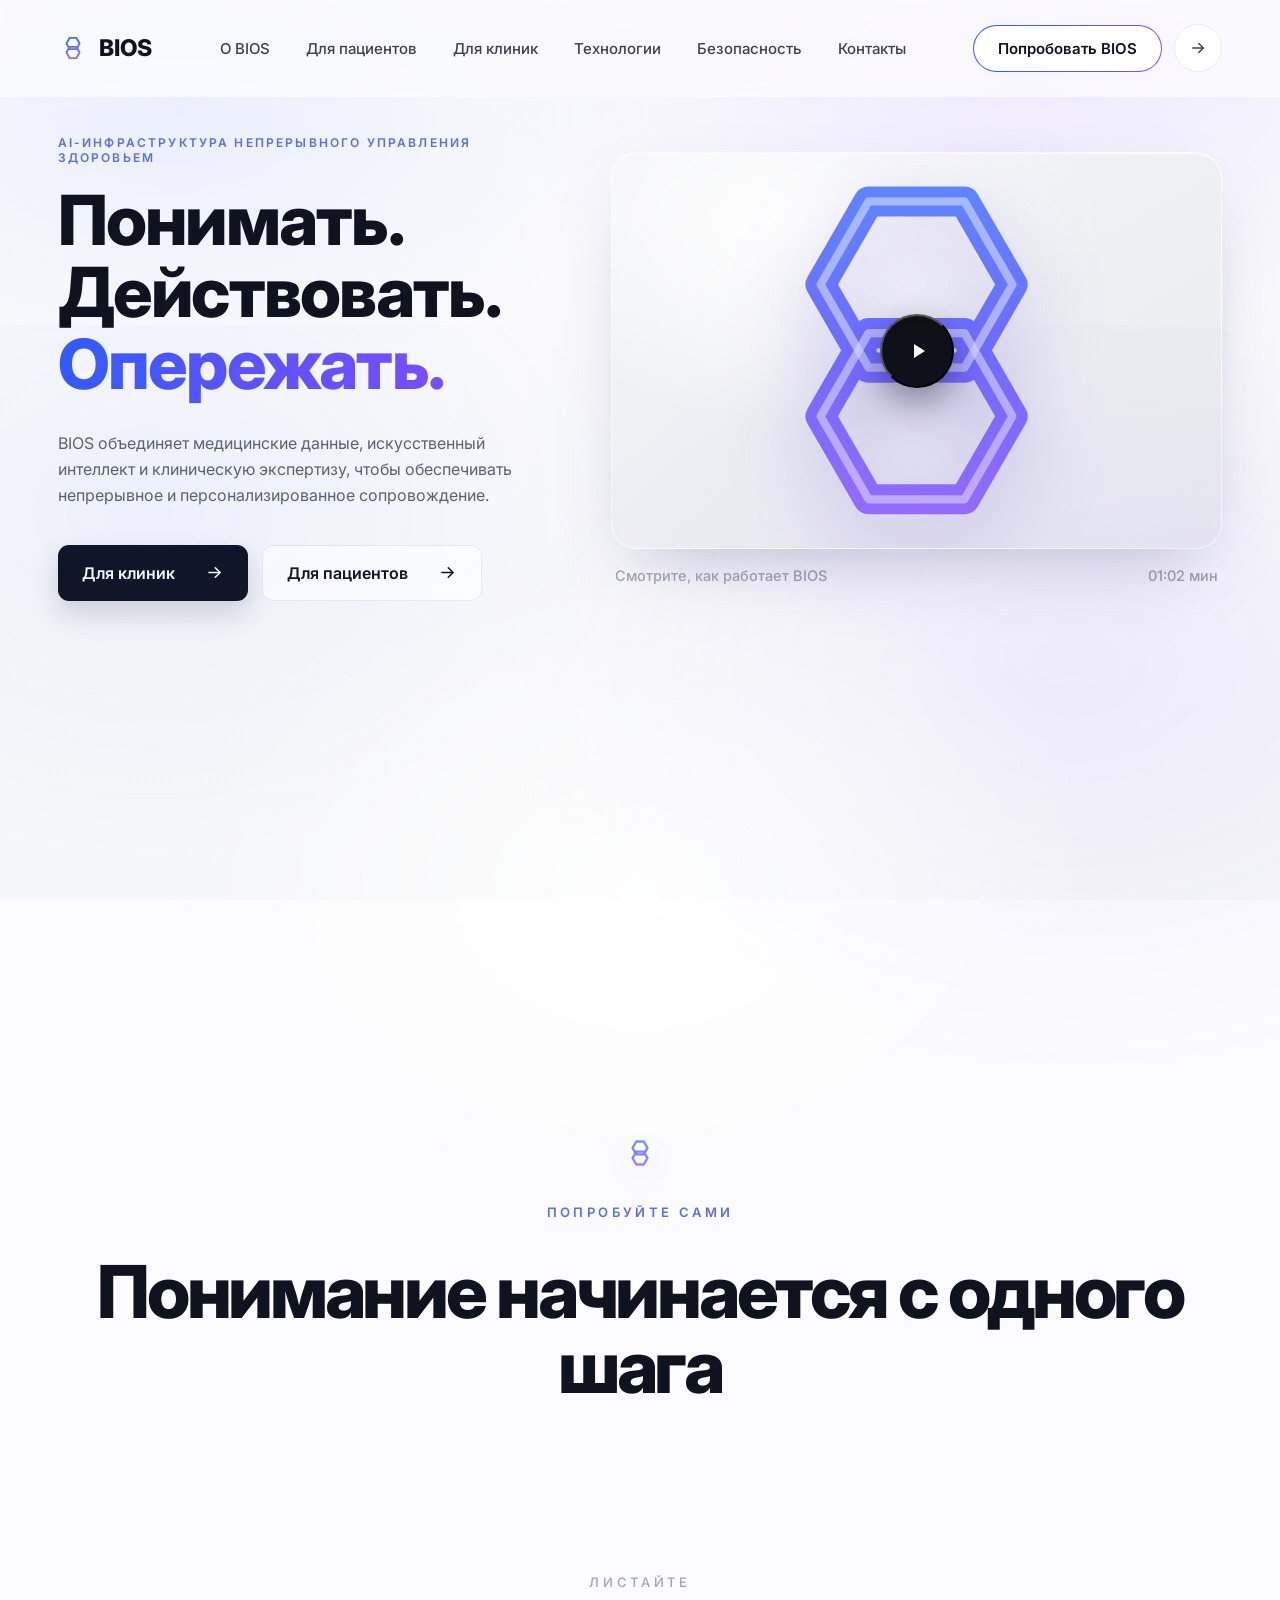
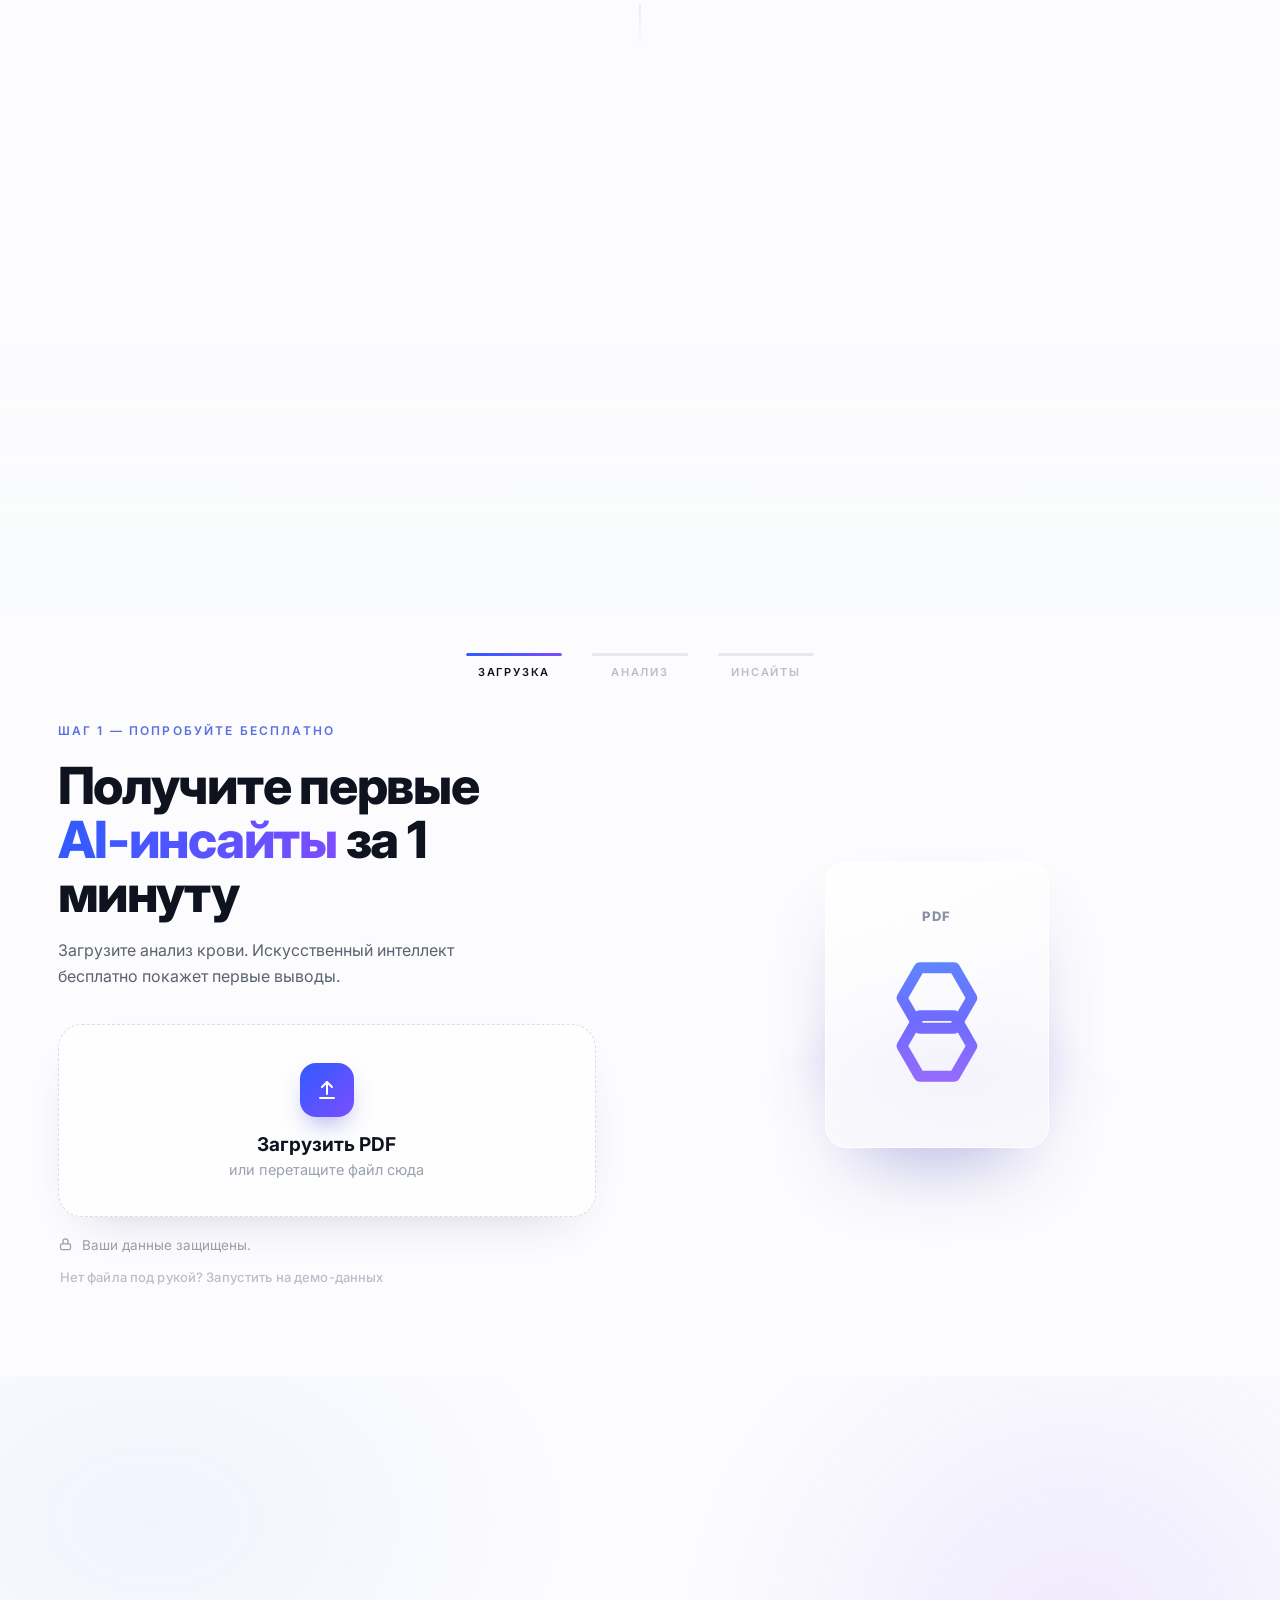
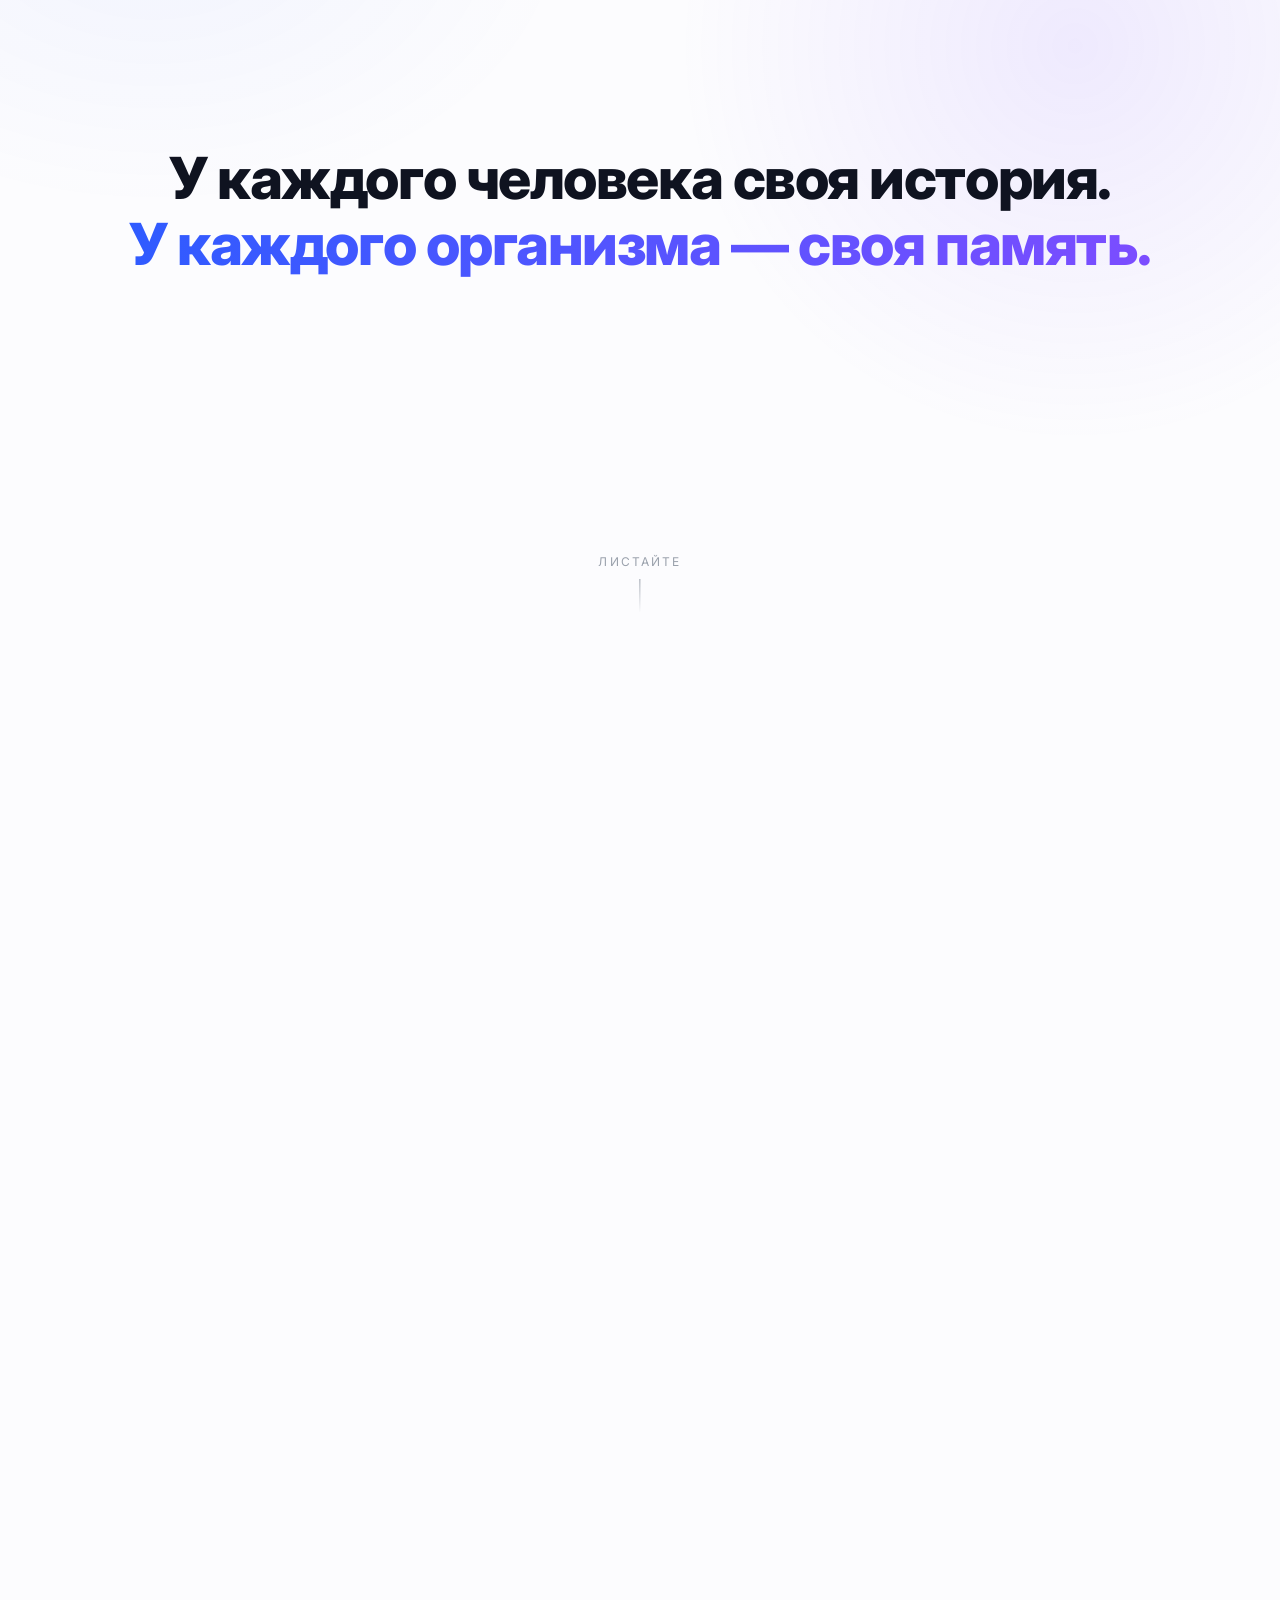
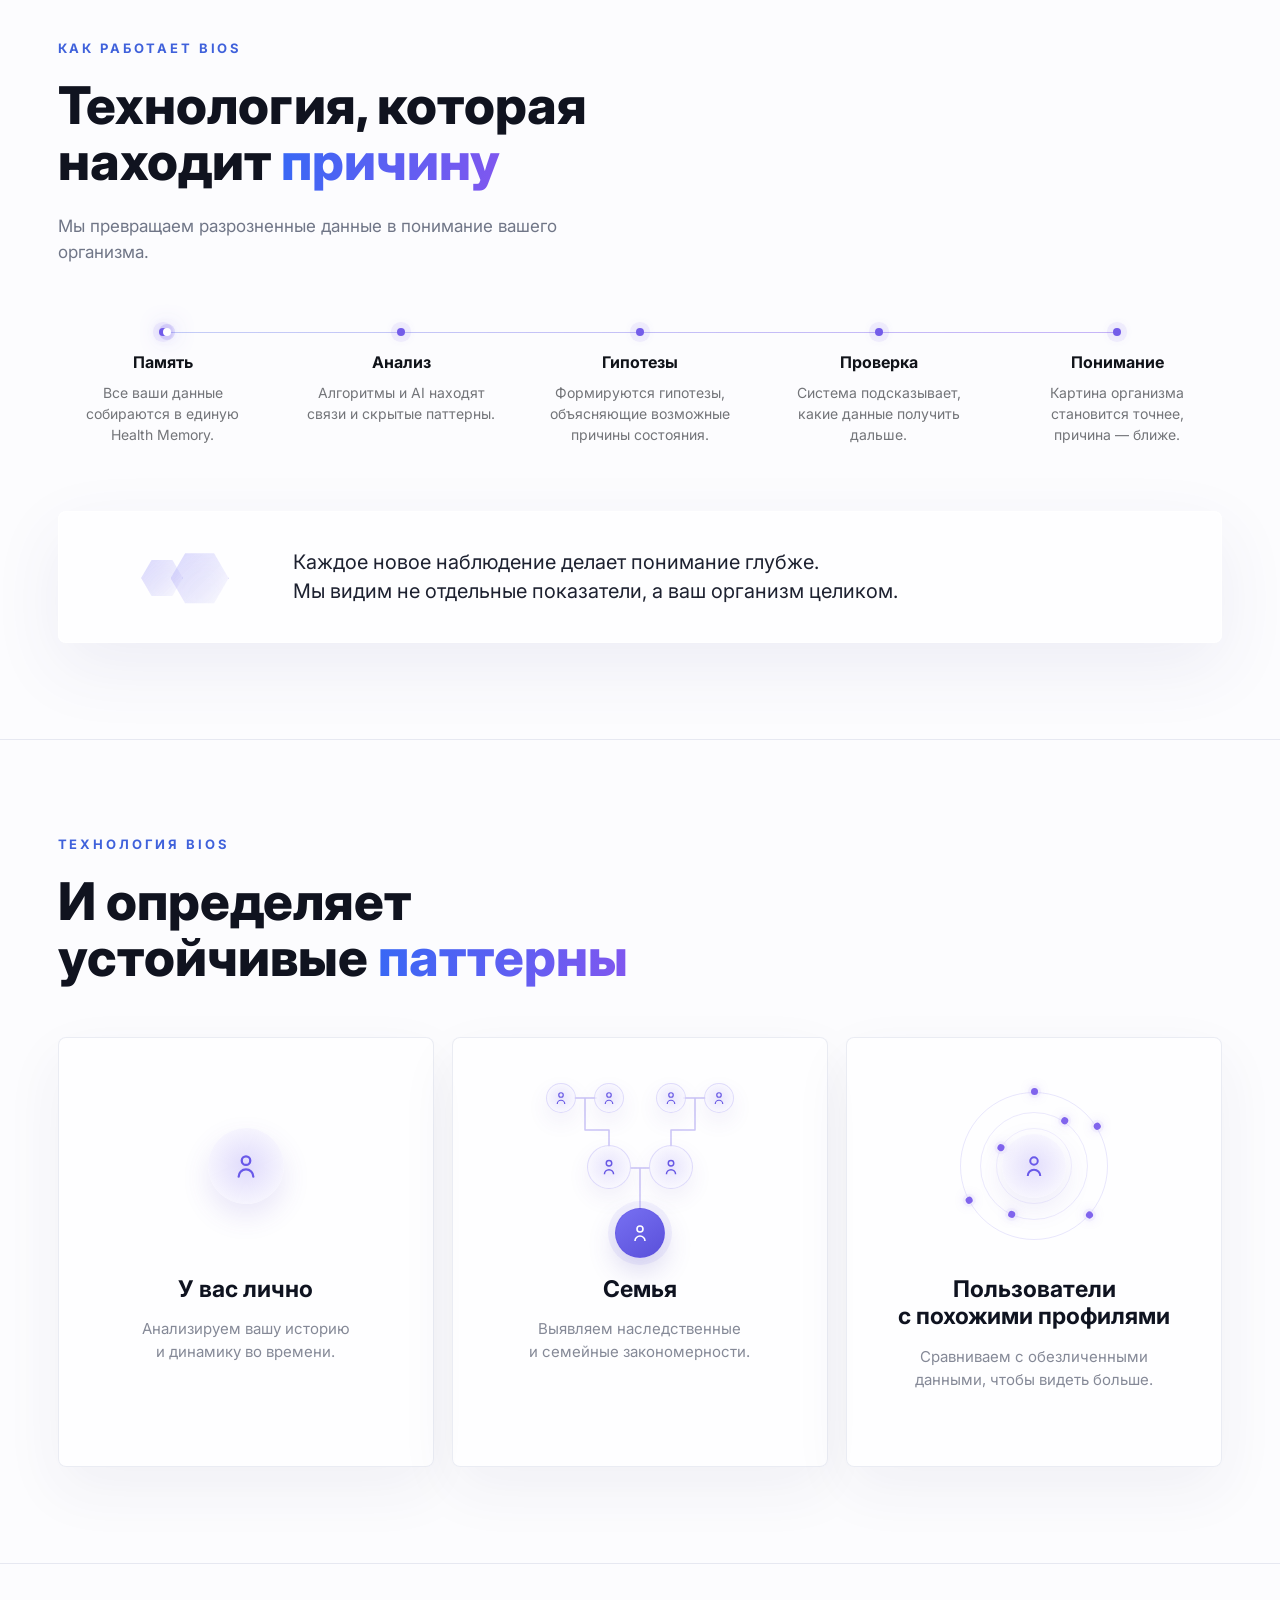
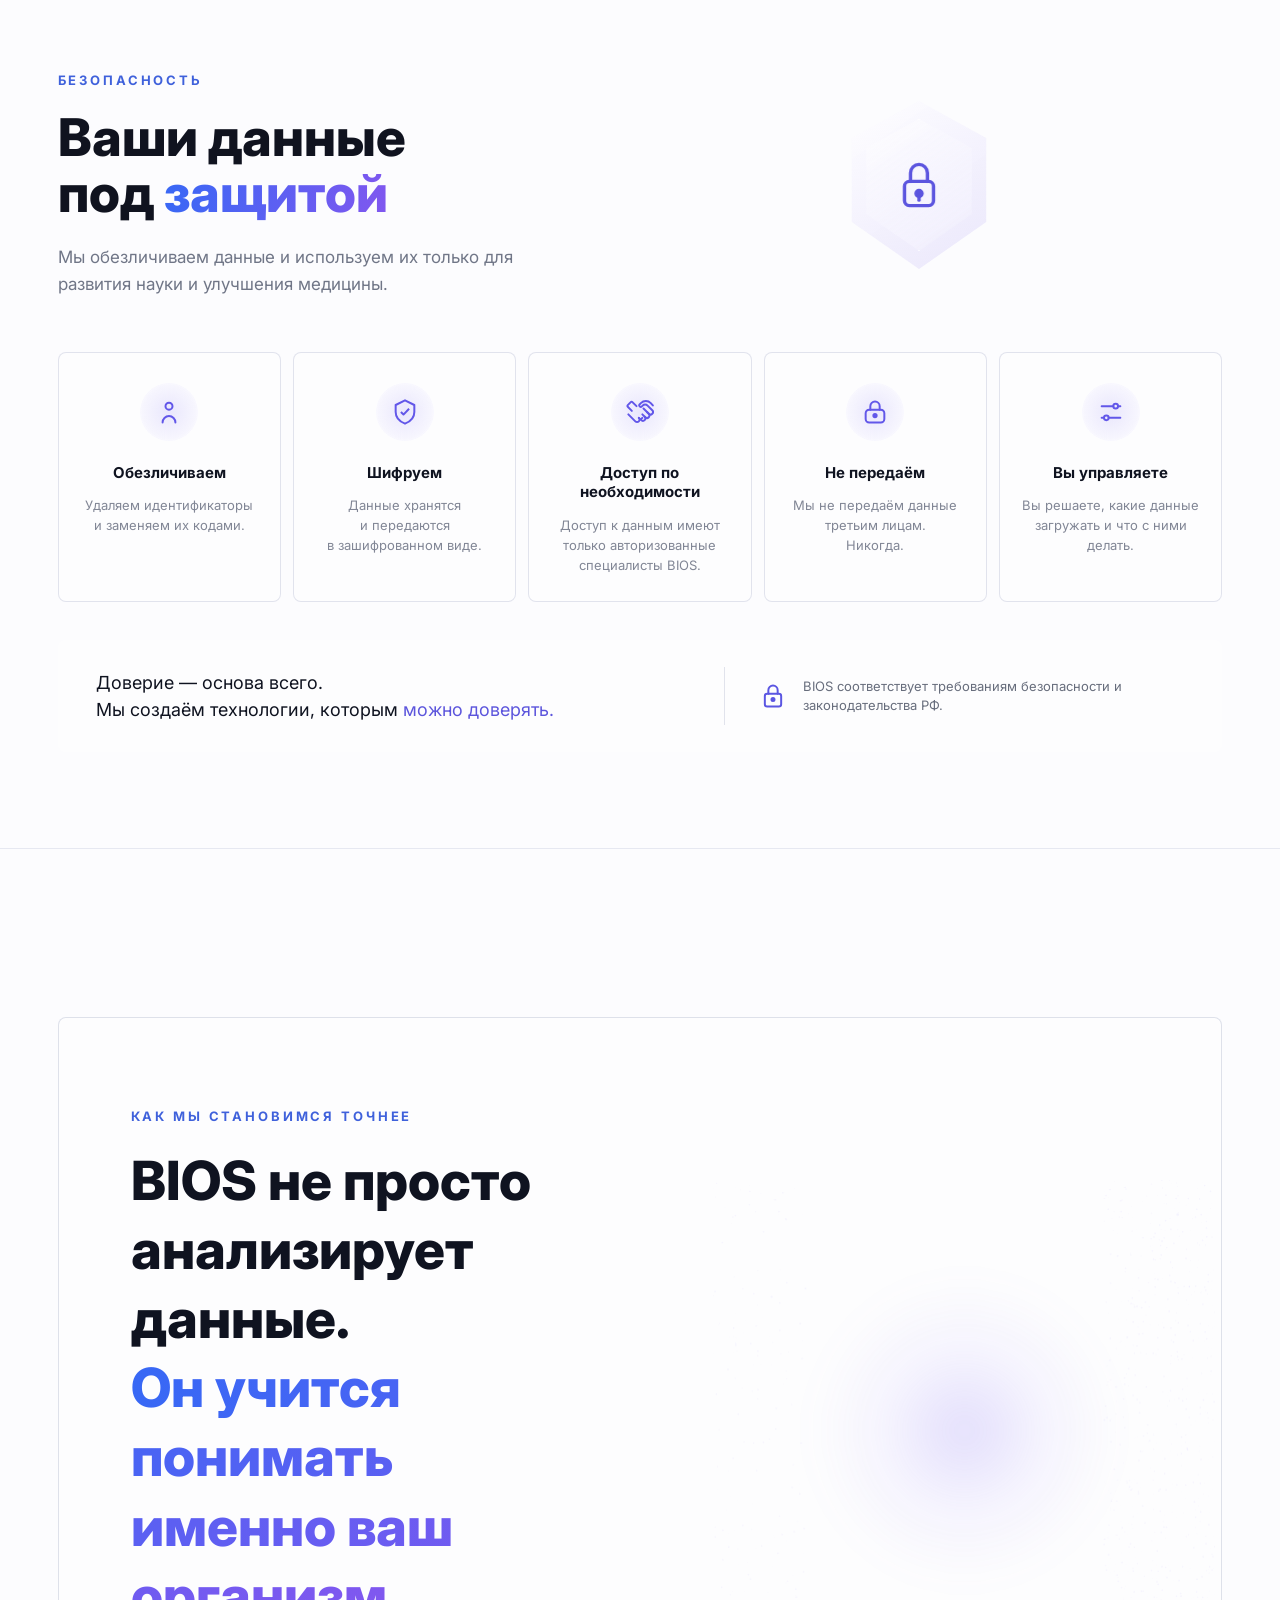
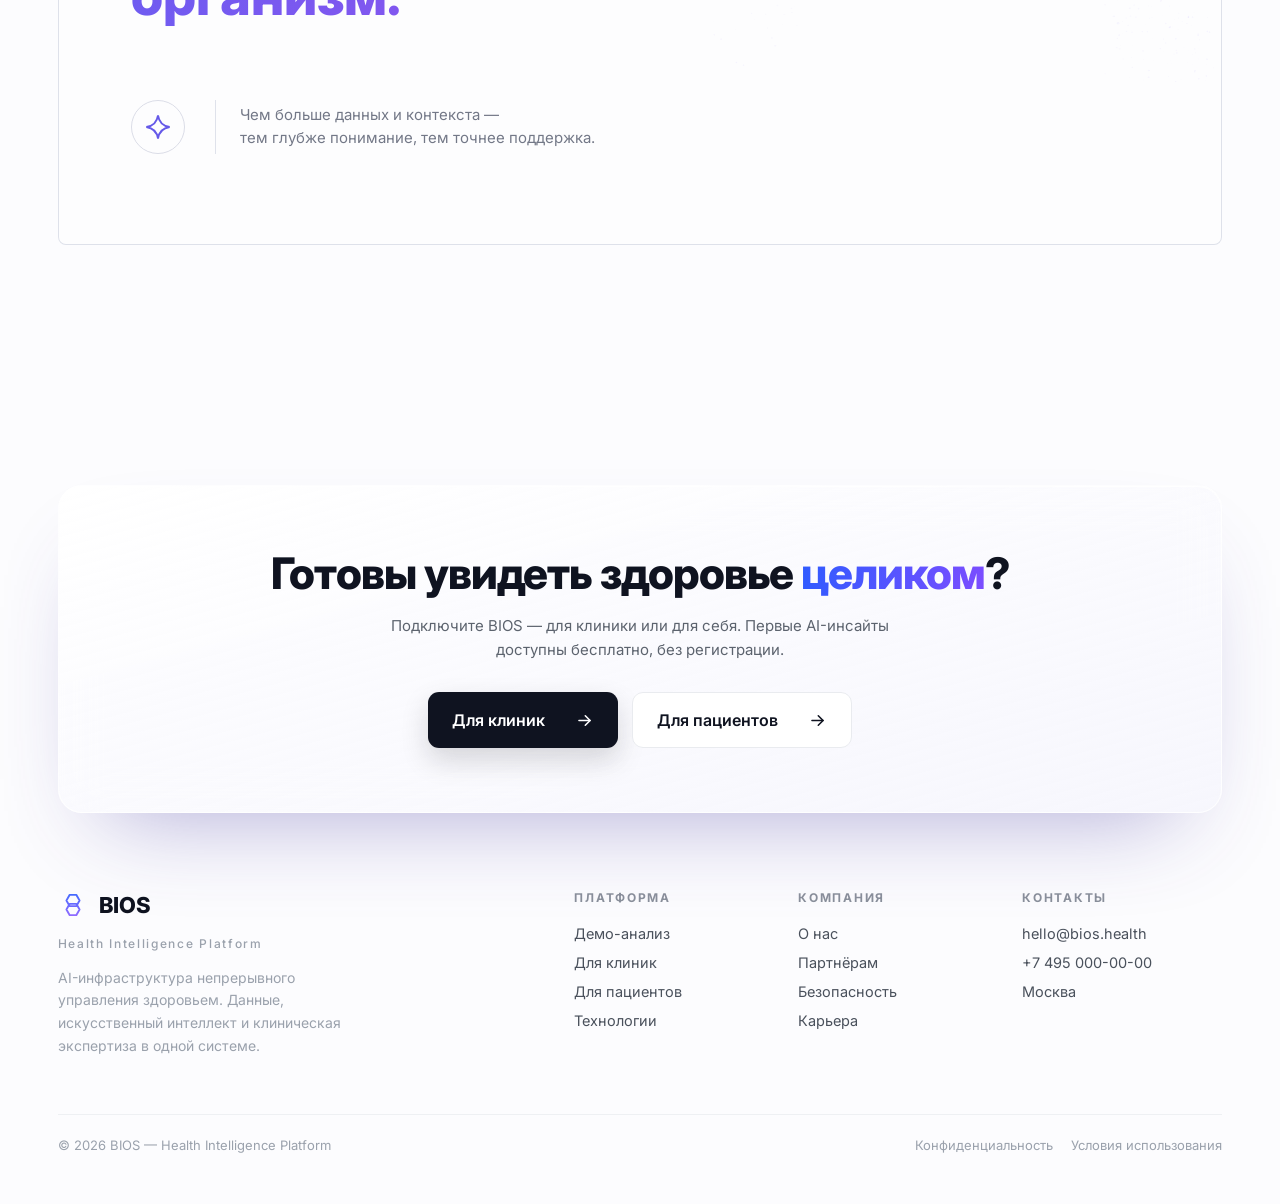
<file: bios-landing-edit.html>
<!DOCTYPE html>
<html lang="ru">
<head>
<meta charset="UTF-8">
<meta name="viewport" content="width=device-width, initial-scale=1.0">
<title>BIOS — AI-инфраструктура управления здоровьем</title>
<link rel="preconnect" href="https://fonts.googleapis.com">
<link rel="preconnect" href="https://fonts.gstatic.com" crossorigin>
<link href="https://fonts.googleapis.com/css2?family=Inter:wght@400;500;600;700;800;900&display=swap&subset=cyrillic,latin" rel="stylesheet">
<style>
  /* ============ HERO + TRUST ============ */

  :root{
    --ink:#101319;
    --text:#5c636e;
    --muted:#9aa1ac;
    --line:#e9ebef;
    --line-soft:#eef0f3;
    --blue:#2f5bff;
    --purple:#7c4dff;
    --eyebrow:#5a6fe0;
    --card-from:#f3f4f7;
    --card-to:#e9ebef;
    --pad: clamp(20px, 4.5vw, 64px);
    --maxw: 1320px;
  }

  *{box-sizing:border-box;margin:0;padding:0}
  html{scroll-behavior:smooth}
  body{
    font-family:'Inter',-apple-system,BlinkMacSystemFont,'Segoe UI',sans-serif;
    color:var(--ink);
    background:
      radial-gradient(1100px 600px at 78% 24%, rgba(124,77,255,.07), transparent 60%),
      radial-gradient(900px 500px at 20% 10%, rgba(47,91,255,.05), transparent 55%),
      linear-gradient(180deg,#fcfcfd 0%, #f7f8fa 100%);
    -webkit-font-smoothing:antialiased;
    text-rendering:optimizeLegibility;
    min-height:100vh;
  }
  a{text-decoration:none;color:inherit}
  .wrap{max-width:var(--maxw);margin:0 auto;padding-left:var(--pad);padding-right:var(--pad)}

  /* ---------- Header ---------- */
  header{padding-top:26px;padding-bottom:26px}
  .nav{display:flex;align-items:center;justify-content:space-between;gap:24px}
  .brand{display:flex;align-items:center;gap:11px;flex-shrink:0}
  .brand .mark{width:30px;height:30px;display:block}
  .brand span{font-weight:800;font-size:23px;letter-spacing:.01em}

  .menu{display:flex;align-items:center;gap:38px}
  .menu a{font-size:15px;font-weight:500;color:#3c424c;transition:color .18s}
  .menu a:hover,.menu a[aria-current="page"]{color:var(--blue)}

  .actions{display:flex;align-items:center;gap:12px;flex-shrink:0}
  .btn-pill{
    font-size:15px;font-weight:600;color:var(--ink);
    padding:13px 24px;border-radius:999px;
    background:
      linear-gradient(#fff,#fff) padding-box,
      linear-gradient(100deg,var(--blue),var(--purple)) border-box;
    border:1.5px solid transparent;
    transition:transform .18s, box-shadow .18s;
  }
  .btn-pill:hover{transform:translateY(-1px);box-shadow:0 8px 22px rgba(80,80,200,.16)}
  .btn-circle{
    width:48px;height:48px;border-radius:999px;border:1.5px solid var(--line);
    display:grid;place-items:center;color:#3c424c;background:#fff;
    transition:transform .18s,border-color .18s,color .18s;flex-shrink:0;
  }
  .btn-circle:hover{transform:translateY(-1px);border-color:var(--blue);color:var(--blue)}
  .btn-circle svg{width:18px;height:18px}

  .burger{display:none;width:46px;height:46px;border:1.5px solid var(--line);border-radius:12px;background:#fff;cursor:pointer;align-items:center;justify-content:center;flex-direction:column;gap:5px}
  .burger span{width:18px;height:2px;background:#3c424c;border-radius:2px}

  /* ---------- Hero ---------- */
  .hero{padding-top:clamp(24px,3vw,40px);padding-bottom:clamp(40px,5vw,72px)}
  .hero-grid{
    display:grid;
    grid-template-columns:minmax(0,0.92fr) minmax(0,1.12fr);
    gap:clamp(36px,4vw,64px);
    align-items:center;
  }
  .eyebrow{
    font-size:13px;font-weight:600;letter-spacing:.16em;text-transform:uppercase;
    color:var(--eyebrow);margin-bottom:26px;
  }
  h1{
    font-weight:800;
    font-size:clamp(40px,5.4vw,73px);
    line-height:1.04;
    letter-spacing:-0.025em;
    color:var(--ink);
    margin-bottom:30px;
  }
  h1 .grad{
    background:linear-gradient(98deg,var(--blue) 0%, #5b53ff 45%, var(--purple) 100%);
    -webkit-background-clip:text;background-clip:text;color:transparent;
  }
  .lede{
    font-size:clamp(16px,1.15vw,18px);
    line-height:1.62;color:var(--text);
    max-width:480px;margin-bottom:36px;font-weight:400;
  }
  .cta{display:flex;gap:14px;flex-wrap:wrap}
  .btn{
    display:inline-flex;align-items:center;gap:30px;justify-content:space-between;
    font-size:16px;font-weight:600;border-radius:11px;
    padding:17px 24px;min-width:182px;transition:transform .18s,box-shadow .18s;
  }
  .btn svg{width:19px;height:19px;flex-shrink:0}
  .btn-dark{background:var(--ink);color:#fff;box-shadow:0 12px 28px rgba(16,19,25,.16)}
  .btn-dark:hover{transform:translateY(-2px);box-shadow:0 16px 34px rgba(16,19,25,.24)}
  .btn-light{background:#fff;color:var(--ink);border:1.5px solid var(--line)}
  .btn-light:hover{transform:translateY(-2px);border-color:#d6d9e0;box-shadow:0 12px 26px rgba(16,19,25,.08)}

  /* ---------- Video placeholder ---------- */
  .video-block{display:flex;flex-direction:column;gap:18px}
  .video-wrap{position:relative;isolation:isolate}
  .video-wrap::before{
    content:"";position:absolute;inset:6% 4% 4% 6%;z-index:-1;
    background:radial-gradient(60% 60% at 62% 42%, rgba(124,77,255,.35), transparent 70%),
               radial-gradient(55% 55% at 38% 60%, rgba(47,91,255,.30), transparent 72%);
    filter:blur(46px);border-radius:40px;opacity:.9;
  }
  .video-card{
    position:relative;aspect-ratio:16/10.4;border-radius:26px;overflow:hidden;
    background:
      radial-gradient(120% 120% at 30% 18%, #ffffff 0%, transparent 42%),
      linear-gradient(150deg,var(--card-from) 0%, var(--card-to) 100%);
    border:1px solid rgba(255,255,255,.7);
    box-shadow:0 30px 70px -28px rgba(60,60,120,.34), inset 0 1px 0 rgba(255,255,255,.8);
    display:grid;place-items:center;
  }
  .hexmark{width:54%;max-width:330px;height:auto;display:block;filter:drop-shadow(0 24px 40px rgba(90,70,200,.32))}
  .play{
    position:absolute;top:50%;left:50%;transform:translate(-50%,-50%);
    width:74px;height:74px;border-radius:999px;background:#0d1016;
    display:grid;place-items:center;cursor:pointer;
    box-shadow:0 14px 34px rgba(13,16,22,.4);
    transition:transform .2s;
  }
  .play:hover{transform:translate(-50%,-50%) scale(1.06)}
  .play svg{width:24px;height:24px;margin-left:3px}
  .video-meta{display:flex;align-items:center;justify-content:space-between;padding:0 4px}
  .video-meta span{font-size:14.5px;color:var(--muted);font-weight:500}

  /* ---------- Trust ---------- */
  .trust{padding-top:clamp(24px,3vw,36px);padding-bottom:clamp(12px,1.6vw,24px);border-top:1px solid var(--line-soft)}
  .trust-label{
    text-align:center;font-size:13px;font-weight:600;letter-spacing:.2em;
    text-transform:uppercase;color:#8a909b;margin-bottom:38px;
  }
  .logos{
    display:flex;align-items:center;justify-content:space-between;gap:24px;
    flex-wrap:wrap;
  }
  .logos .logo{
    display:flex;align-items:center;gap:11px;color:#aab0ba;
    filter:grayscale(1);opacity:.92;flex:1 1 auto;justify-content:center;
    min-width:120px;
  }
  .logo-emc .tx{display:flex;flex-direction:column;line-height:1}
  .logo-emc .big{font-family:Georgia,'Times New Roman',serif;font-size:30px;font-weight:700;letter-spacing:.02em;color:#9aa0ab}
  .logo-emc .sub{font-size:8px;letter-spacing:.18em;margin-top:3px;color:#aab0ba}
  .logo-emc svg{width:30px;height:30px}

  .logo-had .tx{display:flex;flex-direction:column;line-height:1.05}
  .logo-had .big{font-size:22px;font-weight:800;letter-spacing:.05em;color:#9aa0ab}
  .logo-had .sub{font-size:11px;color:#aab0ba;margin-top:2px}
  .logo-had svg{width:22px;height:30px}

  .logo-k31{font-size:30px;font-weight:600;color:#9aa0ab;letter-spacing:.01em}
  .logo-k31 b{font-weight:700}

  .logo-medsi{font-size:25px;font-weight:800;letter-spacing:.04em;color:#9aa0ab}
  .logo-medsi svg{width:30px;height:24px}

  .logo-chaika .tx{display:flex;flex-direction:column;align-items:center;line-height:1}
  .logo-chaika .big{font-size:24px;font-weight:700;letter-spacing:.14em;color:#9aa0ab}
  .logo-chaika .sub{font-size:9px;letter-spacing:.24em;margin-top:4px;color:#aab0ba}

  .logo-gen{font-size:30px;font-weight:300;letter-spacing:.02em;color:#b7bcc6}

  /* ---------- Scroll cue ---------- */
  .scroll-cue{display:grid;place-items:center;padding:6px 0 30px}
  .mouse{width:26px;height:42px;border:2px solid #c3c8d2;border-radius:14px;position:relative}
  .mouse i{
    position:absolute;top:8px;left:50%;transform:translateX(-50%);
    width:5px;height:5px;border-radius:999px;background:var(--blue);
    animation:scrolldot 1.7s ease-in-out infinite;
  }
  @keyframes scrolldot{0%{opacity:0;transform:translate(-50%,0)}30%{opacity:1}80%{opacity:.2;transform:translate(-50%,14px)}100%{opacity:0;transform:translate(-50%,14px)}}

  /* ---------- Responsive ---------- */
  @media (max-width:1080px){
    .menu{gap:26px}
  }
  @media (max-width:1120px){
    .menu{display:none}
    .menu.is-open{
      position:fixed;
      inset:98px 0 0;
      z-index:100;
      display:flex;
      flex-direction:column;
      align-items:flex-start;
      gap:0;
      padding:20px var(--pad) 32px;
      overflow-y:auto;
      background:#fff;
    }
    .menu.is-open a{width:100%;padding:18px 0;border-bottom:1px solid var(--line)}
    body.menu-open{overflow:hidden}
    .actions .btn-circle{display:none}
    .burger{display:flex}
    .hero-grid{grid-template-columns:1fr;gap:40px}
    .lede{max-width:none}
    .logos{gap:30px 26px;justify-content:center}
  }
  @media (max-width:560px){
    .btn-pill{display:none}
    .cta{flex-direction:column}
    .btn{width:100%}
    .video-meta span{font-size:13px}
  }
  @media (prefers-reduced-motion:reduce){
    *{animation:none!important;transition:none!important}
  }

  /* ============ FLOW (upload / analysis / insights) ============ */

  :root{
    --ink:#101319;
    --text:#5c636e;
    --muted:#9aa1ac;
    --faint:#b9bec8;
    --line:#e9ebef;
    --blue:#2f5bff;
    --violet:#7c4dff;
    --eyebrow:#5a6fe0;
    --glass:rgba(255,255,255,.62);
    --glass-strong:rgba(255,255,255,.78);
    --pad:clamp(20px,4.5vw,60px);
    --maxw:1240px;
    --r-lg:24px;
    --ease:cubic-bezier(.22,.61,.36,1);
  }
  *{box-sizing:border-box;margin:0;padding:0}
  html{scroll-behavior:smooth}
  body{
    font-family:'Inter',-apple-system,BlinkMacSystemFont,'Segoe UI',sans-serif;
    color:var(--ink);
    background:#fafbfc;
    -webkit-font-smoothing:antialiased;text-rendering:optimizeLegibility;
    min-height:100vh;overflow-x:hidden;
  }
  a{text-decoration:none;color:inherit}
  button{font-family:inherit;cursor:pointer}
  .wrap{max-width:var(--maxw);margin:0 auto;padding-left:var(--pad);padding-right:var(--pad)}

  /* ===== Ambient background ===== */
  .bg{position:fixed;inset:0;z-index:-2;pointer-events:none;
    background:
      radial-gradient(900px 520px at 80% 6%, rgba(124,77,255,.10), transparent 60%),
      radial-gradient(820px 480px at 14% 12%, rgba(47,91,255,.08), transparent 58%),
      linear-gradient(180deg,#fcfcfe 0%,#f6f7f9 100%);
  }
  .bg-boost{position:fixed;inset:0;z-index:-1;pointer-events:none;opacity:0;
    transition:opacity 1.1s var(--ease);
    background:radial-gradient(700px 700px at 64% 52%, rgba(120,110,255,.16), transparent 62%);
  }
  body.boost .bg-boost{opacity:1}

  /* ===== Header ===== */
  header{padding:24px 0}
  .nav{display:flex;align-items:center;justify-content:space-between;gap:24px}
  .brand{display:flex;align-items:center;gap:11px}
  .brand .mark{width:30px;height:30px}
  .brand b{font-weight:800;font-size:23px;letter-spacing:.01em}
  .menu{display:flex;gap:36px}
  .menu a{font-size:15px;font-weight:500;color:#3c424c;transition:color .18s}
  .menu a:hover{color:var(--blue)}
  .actions{display:flex;align-items:center;gap:12px}
  .pill{font-size:15px;font-weight:600;padding:12px 22px;border-radius:999px;
    background:linear-gradient(#fff,#fff) padding-box,linear-gradient(100deg,var(--blue),var(--violet)) border-box;
    border:1.5px solid transparent;transition:transform .18s,box-shadow .18s}
  .pill:hover{transform:translateY(-1px);box-shadow:0 8px 22px rgba(80,80,200,.16)}
  .circle{width:46px;height:46px;border-radius:999px;border:1.5px solid var(--line);background:#fff;
    display:grid;place-items:center;color:#3c424c;transition:.18s}
  .circle:hover{border-color:var(--blue);color:var(--blue)}
  .circle svg{width:18px;height:18px}

  /* ===== Stage ===== */
  .flow-stage{padding:clamp(20px,3vw,40px) 0 clamp(60px,7vw,96px)}

  /* step indicator */
  .steps{display:flex;justify-content:center;gap:30px;margin-bottom:clamp(26px,3.4vw,44px)}
  .step{display:flex;flex-direction:column;align-items:center;gap:9px;width:96px}
  .step .bar{height:3px;width:100%;border-radius:3px;background:#e6e8ef;overflow:hidden;position:relative}
  .step .bar::after{content:"";position:absolute;inset:0;width:0;border-radius:3px;
    background:linear-gradient(90deg,var(--blue),var(--violet));transition:width .6s var(--ease)}
  .step.done .bar::after{width:100%}
  .step.active .bar::after{width:100%;animation:none}
  .step span{font-size:11px;font-weight:600;letter-spacing:.16em;text-transform:uppercase;color:var(--faint);transition:color .4s}
  .step.active span,.step.done span{color:var(--ink)}

  /* morph container */
  .morph-container{position:relative;height:600px;transition:height .6s var(--ease)}

  .state{position:absolute;top:0;left:0;right:0;
    opacity:0;visibility:hidden;transform:translateY(10px);
    transition:opacity .55s var(--ease),transform .55s var(--ease),visibility .55s;
    pointer-events:none}
  .state.active{opacity:1;visibility:visible;transform:none;pointer-events:auto}

  .cols{display:grid;grid-template-columns:minmax(0,1fr) minmax(0,1.06fr);
    gap:clamp(32px,4.4vw,72px);align-items:center}

  .eyebrow{font-size:12px;font-weight:600;letter-spacing:.18em;text-transform:uppercase;color:var(--eyebrow);margin-bottom:20px}
  .title{font-weight:800;font-size:clamp(34px,4vw,52px);line-height:1.06;letter-spacing:-.025em;margin-bottom:18px}
  .title .g{background:linear-gradient(98deg,var(--blue),var(--violet));-webkit-background-clip:text;background-clip:text;color:transparent}
  .sub{font-size:clamp(16px,1.1vw,18px);line-height:1.6;color:var(--text);max-width:430px}

  /* ---------- STATE 1 : upload ---------- */
  .upload-area{margin-top:34px;border-radius:var(--r-lg);padding:38px 32px;
    background:var(--glass);backdrop-filter:blur(20px) saturate(120%);-webkit-backdrop-filter:blur(20px) saturate(120%);
    box-shadow:0 1px 0 rgba(255,255,255,.7) inset,0 20px 50px -30px rgba(60,60,120,.32);
    border:1px dashed rgba(140,150,200,.32);text-align:center;
    transition:transform .25s var(--ease),box-shadow .25s,border-color .25s,background .25s;cursor:pointer}
  .upload-area:hover,.upload-area.drag{transform:translateY(-2px);border-color:rgba(80,90,255,.5);
    background:var(--glass-strong);box-shadow:0 24px 60px -28px rgba(70,70,160,.42)}
  .up-ico{width:54px;height:54px;border-radius:16px;margin:0 auto 16px;display:grid;place-items:center;
    background:linear-gradient(135deg,var(--blue),var(--violet));color:#fff;box-shadow:0 12px 24px -8px rgba(80,80,220,.5)}
  .up-ico svg{width:24px;height:24px}
  .up-t{font-size:19px;font-weight:700;margin-bottom:5px}
  .up-s{font-size:14.5px;color:var(--muted)}
  .privacy{display:flex;align-items:center;gap:9px;margin-top:20px;color:var(--muted);font-size:13.5px}
  .privacy svg{width:15px;height:15px;flex-shrink:0}
  .demo-link{margin-top:14px;background:none;border:0;color:var(--faint);font-size:13px;font-weight:500;
    letter-spacing:.01em;transition:color .2s;padding:2px}
  .demo-link:hover{color:var(--blue)}

  /* right stage: floating PDF */
  .stageviz{position:relative;display:grid;place-items:center;min-height:clamp(340px,42vw,460px)}
  .pedestal{position:absolute;bottom:14%;left:50%;transform:translateX(-50%);width:78%;height:46%;
    background:radial-gradient(50% 50% at 50% 50%, rgba(124,77,255,.16), transparent 70%);filter:blur(8px)}
  .pedestal::before,.pedestal::after{content:"";position:absolute;left:50%;top:62%;transform:translate(-50%,-50%);
    border:1px solid rgba(120,110,255,.18);border-radius:50%}
  .pedestal::before{width:74%;height:42%}
  .pedestal::after{width:46%;height:26%;border-color:rgba(120,110,255,.28)}
  .pdfcard{position:relative;width:clamp(176px,22vw,224px);aspect-ratio:5/6.4;border-radius:22px;
    background:linear-gradient(160deg,rgba(255,255,255,.86),rgba(244,245,250,.7));
    backdrop-filter:blur(14px);-webkit-backdrop-filter:blur(14px);
    border:1px solid rgba(255,255,255,.8);
    box-shadow:0 40px 80px -34px rgba(80,70,180,.45),0 1px 0 rgba(255,255,255,.9) inset;
    display:flex;flex-direction:column;align-items:center;justify-content:center;gap:18px;
    animation:floaty 6s ease-in-out infinite}
  .pdfcard .tag{font-size:13px;font-weight:800;letter-spacing:.12em;color:#8a90a0}
  .pdfcard .hx{width:54%}
  @keyframes floaty{0%,100%{transform:translateY(0)}50%{transform:translateY(-12px)}}

  /* ---------- STATE 2 : analysis ---------- */
  .status{margin-top:34px;display:flex;align-items:center;gap:16px;border-radius:18px;padding:18px 22px;
    background:var(--glass);backdrop-filter:blur(20px);-webkit-backdrop-filter:blur(20px);
    box-shadow:0 18px 44px -28px rgba(60,60,120,.34),0 1px 0 rgba(255,255,255,.7) inset;max-width:420px}
  .spin{width:34px;height:34px;border-radius:50%;border:2.5px solid #e6e8f2;border-top-color:var(--violet);
    animation:spin 1s linear infinite;flex-shrink:0}
  @keyframes spin{to{transform:rotate(360deg)}}
  .status .st{font-size:15.5px;font-weight:600}
  .status .ss{font-size:13px;color:var(--muted);margin-top:2px}

  .orbit-wrap{position:relative;display:grid;place-items:center;min-height:clamp(360px,44vw,480px)}
  .orbit{position:relative;width:clamp(320px,40vw,440px);aspect-ratio:1}
  .orbit svg.ring{position:absolute;inset:0;width:100%;height:100%;overflow:visible}
  .ring-track{fill:none;stroke:#e7e9f1;stroke-width:5}
  .ring-progress{fill:none;stroke:url(#gRing);stroke-width:5;stroke-linecap:round;
    transform:rotate(-90deg);transform-origin:center;stroke-dashoffset:var(--c)}
  .ring-progress.run{transition:stroke-dashoffset 9s linear;stroke-dashoffset:0}
  .conn{stroke:url(#gConn);stroke-width:1.4;opacity:0;transition:opacity .5s var(--ease)}
  .conn.on{opacity:.7}
  .core{position:absolute;top:50%;left:50%;transform:translate(-50%,-50%);width:30%;display:grid;place-items:center;
    filter:drop-shadow(0 18px 30px rgba(110,90,230,.4))}
  .core .hx{width:100%}
  .o-chip{position:absolute;top:50%;left:50%;font-size:13px;font-weight:600;color:#3c424c;white-space:nowrap;
    padding:8px 14px;border-radius:999px;background:var(--glass-strong);
    backdrop-filter:blur(14px);-webkit-backdrop-filter:blur(14px);
    box-shadow:0 10px 26px -14px rgba(70,70,150,.4),0 0 0 1px rgba(255,255,255,.6) inset;
    transform:translate(-50%,-50%) rotate(var(--a)) translateX(var(--r)) rotate(calc(-1*var(--a))) scale(.9);
    opacity:0;transition:opacity .5s var(--ease),transform .5s var(--ease);pointer-events:none}
  .o-chip.on{opacity:1;transform:translate(-50%,-50%) rotate(var(--a)) translateX(var(--r)) rotate(calc(-1*var(--a))) scale(1)}
  .particles span{position:absolute;width:5px;height:5px;border-radius:50%;
    background:radial-gradient(circle,rgba(124,100,255,.9),transparent 70%);opacity:0;
    animation:drift 6s ease-in-out infinite}
  @keyframes drift{0%{opacity:0;transform:translateY(10px)}20%{opacity:.7}80%{opacity:.3}100%{opacity:0;transform:translateY(-26px)}}

  /* ---------- STATE 3 : insights ---------- */
  .ins-head{margin-bottom:22px}
  .insights-list{display:flex;flex-direction:column;gap:12px}
  .ins-card{display:flex;align-items:center;gap:14px;padding:17px 20px;border-radius:15px;
    background:#fff;box-shadow:0 12px 30px -20px rgba(50,50,110,.28),0 0 0 1px rgba(20,20,40,.03);
    opacity:0;transform:translateY(12px);transition:opacity .5s var(--ease),transform .5s var(--ease)}
  .ins-card.in{opacity:1;transform:none}
  .ins-card .dot{width:9px;height:9px;border-radius:50%;flex-shrink:0}
  .ins-card .tx{font-size:15.5px;font-weight:600}
  .note{margin-top:18px;display:flex;gap:12px;padding:16px 18px;border-radius:15px;
    background:rgba(120,110,255,.07);backdrop-filter:blur(10px);-webkit-backdrop-filter:blur(10px);
    border:1px solid rgba(120,110,255,.12);opacity:0;transform:translateY(10px);
    transition:opacity .55s var(--ease),transform .55s var(--ease)}
  .note.in{opacity:1;transform:none}
  .note svg{width:18px;height:18px;color:var(--violet);flex-shrink:0;margin-top:1px}
  .note p{font-size:13.5px;line-height:1.55;color:#6b6f86}

  .reg{border-radius:var(--r-lg);padding:clamp(28px,2.6vw,40px);
    background:linear-gradient(165deg,rgba(255,255,255,.8),rgba(243,243,252,.62));
    backdrop-filter:blur(22px) saturate(125%);-webkit-backdrop-filter:blur(22px) saturate(125%);
    box-shadow:0 40px 90px -40px rgba(70,60,160,.5),0 1px 0 rgba(255,255,255,.8) inset;
    opacity:0;transform:translateY(16px) scale(.99);transition:opacity .6s var(--ease) .15s,transform .6s var(--ease) .15s}
  .reg.in{opacity:1;transform:none}
  .reg h3{font-size:clamp(24px,2vw,28px);font-weight:800;letter-spacing:-.02em;text-align:center;margin-bottom:12px}
  .reg .desc{font-size:15px;line-height:1.6;color:var(--text);text-align:center;margin-bottom:26px}
  .field{margin-bottom:12px}
  .field input{width:100%;font-size:15.5px;color:var(--ink);padding:16px 18px;border-radius:13px;border:0;
    background:rgba(255,255,255,.72);box-shadow:0 0 0 1px rgba(30,30,60,.06) inset;outline:none;
    transition:box-shadow .2s,background .2s}
  .field input::placeholder{color:#9aa1ac}
  .field input:focus{background:#fff;box-shadow:0 0 0 1.5px var(--blue) inset,0 8px 22px -14px rgba(60,60,200,.5)}
  .btn-primary{width:100%;margin-top:8px;font-size:16px;font-weight:600;color:#fff;padding:18px;border:0;border-radius:14px;
    background:var(--ink);display:flex;align-items:center;justify-content:center;gap:12px;
    box-shadow:0 16px 34px -14px rgba(16,19,25,.5);transition:transform .18s,box-shadow .18s}
  .btn-primary:hover{transform:translateY(-2px);box-shadow:0 22px 44px -16px rgba(16,19,25,.6)}
  .btn-primary svg{width:18px;height:18px}
  .legal{margin-top:16px;font-size:12px;line-height:1.5;color:var(--faint);text-align:center}
  .reg-done{text-align:center;color:var(--blue);font-size:14px;font-weight:600;margin-top:14px;opacity:0;transition:opacity .3s}
  .reg-done.show{opacity:1}

  .restart{display:flex;justify-content:center;margin-top:30px}
  .restart button{background:none;border:0;color:var(--faint);font-size:13px;font-weight:500;display:inline-flex;align-items:center;gap:7px;transition:color .2s}
  .restart button:hover{color:var(--blue)}
  .restart svg{width:14px;height:14px}

  /* ---------- MORPH overlay ---------- */
  .morph{position:absolute;inset:0;display:grid;place-items:center;opacity:0;visibility:hidden;z-index:5;pointer-events:none}
  .morph.morph-play{opacity:1;visibility:visible}
  .morph .m-pdf{position:absolute;width:clamp(150px,18vw,190px);aspect-ratio:5/6.4;border-radius:20px;
    background:linear-gradient(160deg,rgba(255,255,255,.9),rgba(244,245,250,.74));
    border:1px solid rgba(255,255,255,.85);box-shadow:0 36px 70px -30px rgba(80,70,180,.5);
    display:grid;place-items:center}
  .morph .m-pdf .hx{width:46%}
  .morph.morph-play .m-pdf{animation:pdfFly 1.3s var(--ease) forwards}
  @keyframes pdfFly{
    0%{transform:translate(26%,0) scale(1) rotate(0);opacity:1}
    55%{transform:translate(0,-4%) scale(.62) rotate(-8deg);opacity:.5}
    100%{transform:translate(0,0) scale(.3) rotate(0);opacity:0}
  }
  .morph .m-cube{position:absolute;width:clamp(150px,18vw,200px);opacity:0;
    filter:drop-shadow(0 22px 40px rgba(110,90,230,.45))}
  .morph.morph-play .m-cube{animation:cubeIn 1.3s var(--ease) forwards}
  @keyframes cubeIn{
    0%{transform:scale(.2);opacity:0}
    55%{transform:scale(.6);opacity:.2}
    78%{transform:scale(1.12);opacity:1}
    100%{transform:scale(1);opacity:1}
  }
  .morph .m-glow{position:absolute;width:60%;aspect-ratio:1;border-radius:50%;opacity:0;
    background:radial-gradient(circle,rgba(124,90,255,.35),transparent 65%);filter:blur(20px)}
  .morph.morph-play .m-glow{animation:glowPulse 1.3s var(--ease) forwards}
  @keyframes glowPulse{0%{opacity:0;transform:scale(.4)}60%{opacity:1;transform:scale(1.1)}100%{opacity:.7;transform:scale(1)}}

  /* responsive */
  @media (max-width:980px){
    .menu,.actions .circle{display:none}
    .cols{grid-template-columns:1fr;gap:36px}
    .state-insights .cols{display:grid}
    .stageviz,.orbit-wrap{order:-1}
  }
  @media (max-width:560px){
    .pill{display:none}
    .steps{gap:14px}
    .step{width:auto}
    .step span{font-size:10px}
  }
  @media (prefers-reduced-motion:reduce){
    *{animation-duration:.001s!important}
    .pdfcard{animation:none}
    .ring-progress.run{transition:stroke-dashoffset 4s linear}
    .bridge-demo .bridge-inner{transform:none!important;opacity:1!important}
  }

  /* ============ HEALTH MEMORY (scrollytelling) ============ */

  :root{
    --ink:#0f1320;
    --text:#5c636e;
    --muted:#9aa1ac;
    --blue:#2f5bff;
    --violet:#7c4dff;
    --lineY:53%;
    --ease:cubic-bezier(.22,.61,.36,1);
  }
  *{box-sizing:border-box;margin:0;padding:0}
  html{scroll-behavior:auto}
  body{
    font-family:'Inter',-apple-system,BlinkMacSystemFont,'Segoe UI',sans-serif;
    color:var(--ink);background:#fcfcfe;-webkit-font-smoothing:antialiased;
    text-rendering:optimizeLegibility;overflow-x:hidden;
  }

  .scrolly{position:relative;height:720vh}
  .sticky{position:sticky;top:0;height:100vh;overflow:hidden}
  .stage{position:relative;width:100%;height:100%}

  /* ambient */
  .amb{position:absolute;inset:0;pointer-events:none;
    background:
      radial-gradient(620px 620px at 84% 30%, rgba(124,77,255,.10), transparent 64%),
      radial-gradient(700px 480px at 12% 16%, rgba(47,91,255,.05), transparent 60%);}

  /* ---------- headline (initial) ---------- */
  .headline{position:absolute;left:50%;top:50%;transform:translate(-50%,-50%);
    width:min(1100px,90vw);text-align:center;will-change:transform,opacity}
  .headline h1{font-weight:800;font-size:clamp(30px,4.6vw,58px);line-height:1.14;letter-spacing:-.025em}
  .g{background:linear-gradient(96deg,var(--blue),var(--violet));-webkit-background-clip:text;background-clip:text;color:transparent}

  .cue{position:absolute;left:50%;bottom:7%;transform:translateX(-50%);display:flex;flex-direction:column;align-items:center;gap:10px;
    color:var(--muted);font-size:12px;letter-spacing:.18em;text-transform:uppercase;will-change:opacity}
  .cue i{width:1px;height:34px;background:linear-gradient(var(--muted),transparent);animation:cuemove 2s var(--ease) infinite}
  @keyframes cuemove{0%{opacity:0;transform:scaleY(.3);transform-origin:top}40%{opacity:1}100%{opacity:0;transform:scaleY(1);transform-origin:top}}

  /* ---------- timeline ---------- */
  .tl-line{position:absolute;top:var(--lineY);left:6%;width:78%;height:2px;border-radius:2px;
    background:linear-gradient(90deg,rgba(47,91,255,.55),rgba(124,77,255,.95));
    transform-origin:left center;transform:scaleX(0);will-change:transform,opacity}

  .ev{position:absolute;top:var(--lineY);opacity:0;will-change:transform,opacity}
  .ev .chip{position:absolute;left:0;bottom:22px;transform:translateX(-50%);
    width:clamp(54px,4.4vw,68px);height:clamp(54px,4.4vw,68px);border-radius:50%;
    display:grid;place-items:center;
    background:radial-gradient(120% 120% at 50% 20%, rgba(255,255,255,.9), var(--chipTint));
    box-shadow:0 14px 30px -16px rgba(70,70,150,.34),0 0 0 1px rgba(255,255,255,.7) inset}
  .ev .chip svg{width:46%;height:46%;color:var(--icol)}
  .ev .node{position:absolute;left:0;top:0;transform:translate(-50%,-50%);
    width:11px;height:11px;border-radius:50%;background:#fff;
    box-shadow:0 0 0 2px var(--icol);}
  .ev .lbl{position:absolute;left:0;top:20px;transform:translateX(-50%);white-space:nowrap;
    font-size:clamp(12px,1vw,14px);font-weight:600;color:#2a2f3a;letter-spacing:.01em}

  /* ---------- Health Memory cluster ---------- */
  .hm{position:absolute;top:var(--lineY);left:84%;transform-origin:50% 0;
    transform:translate(-50%,0);will-change:transform,opacity}
  .hm-node{position:absolute;left:0;top:0;transform:translate(-50%,-50%);
    width:18px;height:18px;border-radius:50%;
    background:radial-gradient(circle at 40% 35%, #b79bff, var(--violet));
    box-shadow:0 0 22px 4px rgba(124,77,255,.55);z-index:3}
  .hm-rings{position:absolute;left:0;top:0;transform:translate(-50%,-50%);opacity:0;z-index:1}
  .hm-rings span{position:absolute;left:50%;top:50%;transform:translate(-50%,-50%);
    border-radius:50%;border:1px solid rgba(124,77,255,.18)}
  .hm-rings span:nth-child(1){width:90px;height:90px}
  .hm-rings span:nth-child(2){width:150px;height:150px;border-color:rgba(124,77,255,.13)}
  .hm-rings span:nth-child(3){width:220px;height:220px;border-color:rgba(124,77,255,.09)}
  .hm-rings span:nth-child(4){width:300px;height:300px;border-color:rgba(124,77,255,.06)}
  .hm-glow{position:absolute;left:0;top:0;width:260px;height:260px;border-radius:50%;
    transform:translate(-50%,-50%);opacity:0;z-index:0;
    background:radial-gradient(circle,rgba(124,77,255,.28),transparent 62%);filter:blur(6px)}
  .breathe{animation:breathe 4.6s ease-in-out infinite}
  @keyframes breathe{0%,100%{transform:translate(-50%,-50%) scale(1)}50%{transform:translate(-50%,-50%) scale(1.08)}}
.hm-text{position:absolute;left:0;top:58px;transform:translateX(-50%);text-align:center;z-index:4}
.hm-eyebrow{font-size:clamp(13px,1.1vw,15px);font-weight:600;color:var(--blue);margin-bottom:10px;opacity:0;letter-spacing:.01em}
  .hm-title{font-size:clamp(32px,4.4vw,58px);font-weight:800;letter-spacing:-.02em;white-space:nowrap;
    background:linear-gradient(96deg,var(--blue),var(--violet));-webkit-background-clip:text;background-clip:text;color:transparent;opacity:0}

  /* vertical hairline after convergence */
  .vline{position:absolute;left:50%;top:var(--lineY);width:1.5px;height:230px;transform:translateX(-50%) scaleY(0);
    transform-origin:top center;border-radius:2px;
    background:linear-gradient(180deg,var(--violet),rgba(124,77,255,0));opacity:0;will-change:transform,opacity}

  /* ---------- final message ---------- */
  .final{position:absolute;left:50%;top:46%;transform:translate(-50%,-50%);
    width:min(960px,90vw);text-align:center;opacity:0;will-change:transform,opacity;pointer-events:none}
  .final p{font-weight:800;font-size:clamp(24px,3.5vw,44px);line-height:1.2;letter-spacing:-.02em}
  .final .lead{color:var(--ink);margin-bottom:8px}
  .hm-logo{position:absolute;left:50%;top:74%;transform:translate(-50%,-50%);
    display:flex;flex-direction:column;align-items:center;gap:6px;opacity:0;will-change:opacity}
  .hm-logo .row{display:flex;align-items:center;gap:11px}
  .hm-logo .mark{width:34px;height:34px}
  .hm-logo b{font-weight:800;font-size:26px;letter-spacing:.01em}
  .hm-logo .tag{font-size:12px;font-weight:500;letter-spacing:.14em;color:var(--muted);text-transform:none}

  @media (max-width:760px) and (orientation:portrait){
    .scrolly{height:780vh}
    .headline{top:46%;width:calc(100% - 32px)}
    .headline h1{font-size:32px;line-height:1.12}
    .cue{bottom:5%}
    .tl-line{left:50%;top:16%;width:2px;height:66%;transform-origin:center top;background:linear-gradient(180deg,rgba(47,91,255,.55),rgba(124,77,255,.95))}
    .ev{left:50%;top:16%}
    .ev .chip{left:0;top:0;bottom:auto;width:42px;height:42px;transform:translate(-50%,-50%)}
    .ev .node{display:none}
    .ev .lbl{left:38px;top:0;width:min(134px,calc(50vw - 50px));transform:translateY(-50%);white-space:normal;font-size:12px;line-height:1.2;text-align:left}
    .ev:nth-child(even) .lbl{right:38px;left:auto;text-align:right}
    .hm{left:50%;top:82%}
    .hm-text{left:0;top:36px;width:min(300px,calc(100vw - 32px));transform:translateX(-50%);text-align:center}
    .hm-eyebrow{font-size:13px;margin-bottom:7px}
    .hm-title{font-size:28px;white-space:nowrap}
    .hm-rings span:nth-child(1){width:72px;height:72px}
    .hm-rings span:nth-child(2){width:118px;height:118px}
    .hm-rings span:nth-child(3){width:176px;height:176px}
    .hm-rings span:nth-child(4){width:246px;height:246px}
    .hm-glow{width:220px;height:220px}
    .vline{top:50%;height:180px}
    .final{top:44%;width:calc(100% - 32px)}
    .final p{font-size:26px;line-height:1.22}
    .hm-logo{top:72%}
  }
  @media (max-width:390px) and (orientation:portrait){
    .headline h1{font-size:29px}
    .ev .chip{width:38px;height:38px}
    .ev .lbl{right:auto;left:34px;width:calc(50vw - 43px);font-size:11px}
    .ev:nth-child(even) .lbl{right:34px;left:auto}
    .hm-title{font-size:26px}
    .final p{font-size:23px}
  }
  @media (max-height:560px) and (orientation:landscape){
    .headline h1{font-size:30px}
    .ev .chip{width:44px;height:44px}
    .ev .lbl{font-size:10px}
    .hm-title{font-size:27px}
    .final p{font-size:23px}
    .hm-logo{top:80%}
  }
  @media (prefers-reduced-motion:reduce){
    .breathe{animation:none}
    .cue i{animation:none}
  }


  /* ====== Sticky glass header ====== */
  header{position:sticky;top:0;z-index:50;
    background:rgba(252,252,254,.72);
    backdrop-filter:blur(16px) saturate(140%);-webkit-backdrop-filter:blur(16px) saturate(140%);
    border-bottom:1px solid rgba(233,235,239,0);
    transition:border-color .3s var(--ease),box-shadow .3s var(--ease)}
  header.scrolled{border-bottom-color:var(--line-soft);box-shadow:0 8px 26px -18px rgba(40,40,90,.28)}

  /* ====== Bridges (premium connectors) ====== */
  .bridge{position:relative;padding:clamp(74px,11vw,144px) 0;display:grid;place-items:center;text-align:center}
  .bridge-inner{display:flex;flex-direction:column;align-items:center}
  .bridge-hex{width:30px;height:30px;margin-bottom:24px;opacity:.9;filter:drop-shadow(0 10px 18px rgba(90,70,200,.22))}
  .bridge-eyebrow{font-size:12.5px;font-weight:600;letter-spacing:.2em;text-transform:uppercase;color:var(--eyebrow);margin-bottom:22px}
  .bridge-line{font-weight:800;font-size:clamp(23px,3vw,40px);line-height:1.22;letter-spacing:-.022em;color:var(--ink);max-width:760px;margin:0 auto}
  .bridge-scroll{display:flex;flex-direction:column;align-items:center;gap:14px;margin-top:clamp(118px,15vw,188px);
    color:var(--muted);font-size:13px;font-weight:500;letter-spacing:.24em;text-transform:uppercase}
  .bridge-scroll i{display:block;width:1px;height:44px;background:linear-gradient(180deg,rgba(154,161,172,.34),rgba(154,161,172,0));
    animation:cuemove 2s var(--ease) infinite}
  .bridge-demo{--bridge-y:0vh;--bridge-scale:1;--bridge-opacity:1;--bridge-icon-y:0px;
    min-height:210svh;margin-top:clamp(-500px,-34vh,-340px);padding:0;overflow:clip;
    background:
      radial-gradient(760px 560px at 50% 30%, rgba(255,255,255,.82), transparent 62%),
      radial-gradient(860px 620px at 84% 18%, rgba(124,77,255,.075), transparent 66%),
      radial-gradient(780px 560px at 12% 10%, rgba(47,91,255,.055), transparent 62%)}
  .bridge-demo .bridge-inner{position:sticky;top:0;height:100svh;justify-content:center;
    transform:translateY(var(--bridge-y)) scale(var(--bridge-scale));
    opacity:var(--bridge-opacity);will-change:transform,opacity}
  .bridge-demo .bridge-hex{width:34px;height:34px;margin-bottom:34px;opacity:.86;
    transform:translateY(var(--bridge-icon-y))}
  .bridge-demo .bridge-eyebrow{font-size:clamp(13px,1vw,15px);letter-spacing:.26em;margin-bottom:34px}
  .bridge-demo .bridge-line{font-size:clamp(44px,5.7vw,86px);line-height:1.03;letter-spacing:-.045em;
    max-width:min(1300px,92vw)}
  .bridge-demo .bridge-scroll{position:absolute;left:50%;bottom:clamp(46px,8vh,86px);transform:translateX(-50%);
    margin-top:0;font-size:13px;letter-spacing:.28em;color:#9da5b1}
  .bridge-demo::after{content:"";position:absolute;left:0;right:0;bottom:0;height:30svh;pointer-events:none;
    background:linear-gradient(180deg,rgba(250,251,252,0),#fafbfc 78%)}
  .bridge-rule{display:block;width:1.5px;height:clamp(48px,6vw,78px);margin-top:clamp(30px,4vw,48px);border-radius:2px;
    background:linear-gradient(180deg,rgba(124,77,255,.9),rgba(124,77,255,0));
    transform-origin:top center;transform:scaleY(0);transition:transform 1.05s var(--ease) .2s}
  .reveal.in .bridge-rule{transform:scaleY(1)}
  .reveal{opacity:0;transform:translateY(22px);transition:opacity .95s var(--ease),transform .95s var(--ease)}
  .reveal.in{opacity:1;transform:none}

  /* ====== Final CTA + footer ====== */
  footer{position:relative;padding:clamp(36px,5vw,72px) 0 clamp(34px,4vw,54px);margin-top:clamp(20px,3vw,40px)}
  .cta-band{border-radius:var(--r-lg);text-align:center;
    padding:clamp(40px,5vw,76px) clamp(26px,4vw,64px);margin-bottom:clamp(50px,6vw,92px);
    background:linear-gradient(165deg,rgba(255,255,255,.82),rgba(243,243,252,.6));
    backdrop-filter:blur(22px) saturate(125%);-webkit-backdrop-filter:blur(22px) saturate(125%);
    border:1px solid rgba(255,255,255,.7);
    box-shadow:0 44px 96px -46px rgba(70,60,160,.45),0 1px 0 rgba(255,255,255,.85) inset}
  .cta-title{font-weight:800;font-size:clamp(28px,3.4vw,48px);line-height:1.1;letter-spacing:-.025em;margin-bottom:16px}
  .cta-sub{font-size:clamp(15px,1.1vw,17px);line-height:1.6;color:var(--text);max-width:520px;margin:0 auto 30px}
  .cta-row{display:flex;gap:14px;justify-content:center;flex-wrap:wrap}
  .foot-grid{display:grid;grid-template-columns:minmax(0,1.15fr) minmax(0,1.6fr);gap:clamp(34px,4vw,64px);align-items:start}
  .foot-brand .frow{display:flex;align-items:center;gap:11px;margin-bottom:16px}
  .foot-brand .mark{width:30px;height:30px}
  .foot-brand b{font-weight:800;font-size:22px;letter-spacing:.01em}
  .foot-brand .ftag{font-size:12px;font-weight:500;letter-spacing:.14em;color:var(--muted);margin:2px 0 16px}
  .foot-brand p{font-size:14px;line-height:1.62;color:var(--muted);max-width:300px}
  .foot-cols{display:grid;grid-template-columns:repeat(3,1fr);gap:24px}
  .foot-col h4{font-size:12px;font-weight:700;letter-spacing:.14em;text-transform:uppercase;color:#8a909b;margin-bottom:14px}
  .foot-col a{display:block;font-size:14.5px;color:#4a515c;padding:6px 0;transition:color .18s}
  .foot-col a:hover{color:var(--blue)}
  .foot-bottom{margin-top:clamp(36px,4.4vw,56px);padding-top:22px;border-top:1px solid var(--line-soft);
    display:flex;gap:18px;flex-wrap:wrap;align-items:center;justify-content:space-between;font-size:13px;color:var(--muted)}
  .foot-bottom .links{display:flex;gap:18px;flex-wrap:wrap}
  .foot-bottom a{color:var(--muted);transition:color .18s}
  .foot-bottom a:hover{color:var(--blue)}
  @media (max-width:820px){.foot-grid{grid-template-columns:1fr;gap:40px}}
  @media (max-width:520px){.foot-cols{grid-template-columns:1fr 1fr}}

  @media (prefers-reduced-motion:reduce){
    .reveal{opacity:1;transform:none}
    .bridge-rule{transform:scaleY(1)!important;transition:none}
  }
  /* unify width + smooth anchors across the merged page */
  html{scroll-behavior:smooth}
  :root{--maxw:1280px}


  /* ====== Technology, patterns and security ====== */
  .bios-story{
    position:relative;
    z-index:1;
    font-family:'Inter',-apple-system,BlinkMacSystemFont,'Segoe UI',sans-serif;
    padding:88px 0 42px;
  }
  .bios-story .wrap{max-width:1280px}
  .bios-section{
    position:relative;
    padding:96px 0;
    overflow:hidden;
  }
  .bios-section + .bios-section{border-top:1px solid rgba(222,225,236,.72)}
  .bios-kicker{
    margin:0 0 22px;
    color:#3f61db;
    font-size:13px;
    font-weight:700;
    letter-spacing:.22em;
    text-transform:uppercase;
  }
  .bios-heading{
    max-width:780px;
    margin:0;
    color:#10131f;
    font-size:52px;
    font-weight:800;
    line-height:1.08;
    letter-spacing:0;
  }
  .bios-heading .accent,
  .bios-accuracy-title .accent{
    color:transparent;
    background:linear-gradient(100deg,#3768f5,#8157ef);
    -webkit-background-clip:text;
    background-clip:text;
  }
  .bios-intro{
    max-width:500px;
    margin:22px 0 0;
    color:#707687;
    font-size:17px;
    line-height:1.58;
  }

  .bios-process{
    --process-node-1:calc(10% - 11.2px);
    --process-node-2:calc(30% - 5.6px);
    --process-node-3:50%;
    --process-node-4:calc(70% + 5.6px);
    --process-node-5:calc(90% + 11.2px);
    --process-mobile-node-1:37px;
    --process-mobile-node-2:calc(25% + 10px);
    --process-mobile-node-3:calc(50% - 18px);
    --process-mobile-node-4:calc(75% - 45px);
    --process-mobile-node-5:calc(100% - 72px);
    --process-mobile-line-start:41px;
    --process-mobile-line-end:calc(100% - 68px);
    position:relative;
    display:grid;
    grid-template-columns:repeat(5,minmax(0,1fr));
    gap:28px;
    margin-top:58px;
  }
  .bios-process::before{
    content:"";
    position:absolute;
    top:8px;
    left:var(--process-node-1);
    right:calc(10% - 11.2px);
    height:1px;
    background:linear-gradient(90deg,rgba(77,103,232,.32),rgba(123,81,239,.42));
  }
  .bios-process::after{
    content:"";
    position:absolute;
    z-index:3;
    top:4px;
    left:var(--process-node-1);
    width:8px;
    height:8px;
    border-radius:50%;
    background:#fff;
    box-shadow:0 0 0 4px rgba(111,91,237,.18),0 0 22px rgba(111,91,237,.82);
    animation:biosProcessPulse 10s linear infinite;
    pointer-events:none;
    will-change:left,opacity,transform;
  }
  .bios-process-step{
    --step-delay:0s;
    position:relative;
    color:#101319;
    text-align:center;
    animation:biosProcessText 10s linear infinite;
    animation-delay:var(--step-delay);
  }
  .bios-process-step:nth-child(2){--step-delay:1.8s}
  .bios-process-step:nth-child(3){--step-delay:3.6s}
  .bios-process-step:nth-child(4){--step-delay:5.4s}
  .bios-process-step:nth-child(5){--step-delay:7.2s}
  .bios-process-icon{
    position:relative;
    z-index:1;
    width:100%;
    height:16px;
    margin:0 auto 12px;
  }
  .bios-process-icon::after{
    content:"";
    position:absolute;
    top:4px;
    left:50%;
    margin-left:-4px;
    width:8px;
    height:8px;
    border-radius:50%;
    background:#735ce9;
    box-shadow:0 0 0 6px rgba(115,92,233,.07),0 0 12px rgba(115,92,233,.3);
    animation:biosProcessNode 10s linear infinite;
    animation-delay:var(--step-delay);
    will-change:transform,box-shadow,background;
  }
  .bios-process-step h3{
    margin:12px 0 10px;
    font-size:16px;
    font-weight:700;
    line-height:1.25;
  }
  .bios-process-step p{
    margin:0 auto;
    max-width:190px;
    color:inherit;
    opacity:.58;
    font-size:14px;
    line-height:1.5;
  }
  @keyframes biosProcessPulse{
    0%{left:var(--process-node-1);opacity:1;transform:translateX(-50%) scale(1);animation-timing-function:linear}
    10%{left:var(--process-node-1);opacity:1;transform:translateX(-50%) scale(1);animation-timing-function:cubic-bezier(.16,1,.3,1)}
    18%{left:var(--process-node-2);opacity:1;transform:translateX(-50%) scale(1);animation-timing-function:linear}
    28%{left:var(--process-node-2);opacity:1;transform:translateX(-50%) scale(1);animation-timing-function:cubic-bezier(.16,1,.3,1)}
    36%{left:var(--process-node-3);opacity:1;transform:translateX(-50%) scale(1);animation-timing-function:linear}
    46%{left:var(--process-node-3);opacity:1;transform:translateX(-50%) scale(1);animation-timing-function:cubic-bezier(.16,1,.3,1)}
    54%{left:var(--process-node-4);opacity:1;transform:translateX(-50%) scale(1);animation-timing-function:linear}
    64%{left:var(--process-node-4);opacity:1;transform:translateX(-50%) scale(1);animation-timing-function:cubic-bezier(.16,1,.3,1)}
    72%{left:var(--process-node-5);opacity:1;transform:translateX(-50%) scale(1);animation-timing-function:linear}
    81%{left:var(--process-node-5);opacity:1;transform:translateX(-50%) scale(1)}
    82%{left:var(--process-node-5);opacity:0;transform:translateX(-50%) scale(1.45)}
    83%,100%{left:var(--process-node-1);opacity:0;transform:translateX(-50%) scale(.75)}
  }
  @keyframes biosProcessNode{
    0%,9%{background:#fff;box-shadow:0 0 0 6px rgba(111,91,237,.2),0 0 24px rgba(111,91,237,.9);transform:scale(1.35)}
    10%,100%{background:#735ce9;box-shadow:0 0 0 6px rgba(115,92,233,.07),0 0 12px rgba(115,92,233,.3);transform:scale(1)}
  }
  @keyframes biosProcessText{
    0%,9%{color:#5e55df;transform:translateY(-2px);text-shadow:0 8px 22px rgba(94,85,223,.16)}
    10%,100%{color:#101319;transform:translateY(0);text-shadow:none}
  }
  .bios-process-note{
    display:grid;
    grid-template-columns:160px 1fr;
    gap:34px;
    align-items:center;
    margin-top:66px;
    padding:30px 40px;
    border:1px solid rgba(255,255,255,.9);
    border-radius:8px;
    background:rgba(255,255,255,.62);
    box-shadow:0 24px 70px rgba(69,66,145,.08);
  }
  .bios-hex-pair{position:relative;width:120px;height:70px;margin:auto}
  .bios-hex-pair span{
    position:absolute;
    top:7px;
    width:58px;
    height:58px;
    border:1px solid rgba(112,88,239,.18);
    background:linear-gradient(135deg,rgba(108,103,247,.23),rgba(255,255,255,.64));
    clip-path:polygon(25% 7%,75% 7%,100% 50%,75% 93%,25% 93%,0 50%);
    filter:drop-shadow(0 10px 12px rgba(96,82,215,.2));
  }
  .bios-hex-pair span:first-child{left:14px;transform:scale(.72)}
  .bios-hex-pair span:last-child{right:10px}
  .bios-process-note p{margin:0;font-size:20px;line-height:1.45;color:#1d2130}

  .bios-patterns-grid{
    display:grid;
    grid-template-columns:repeat(3,minmax(0,1fr));
    gap:18px;
    margin-top:50px;
  }
  .bios-pattern-card{
    min-height:430px;
    padding:34px 32px 30px;
    border:1px solid rgba(232,234,242,.9);
    border-radius:8px;
    background:rgba(255,255,255,.66);
    box-shadow:0 22px 60px rgba(53,54,108,.06);
    text-align:center;
  }
  .bios-pattern-visual{
    display:grid;
    height:188px;
    place-items:center;
    color:#6959e9;
  }
  .bios-orbit-person{position:relative;width:152px;height:152px}
  .bios-orbit-person::before,
  .bios-orbit-person::after{
    content:none;
  }
  .bios-orbit-person > svg{
    position:absolute;
    inset:38px;
    width:76px;
    height:76px;
    padding:22px;
    border-radius:50%;
    background:radial-gradient(circle,rgba(113,91,239,.22),rgba(255,255,255,.8));
    box-shadow:0 12px 28px rgba(89,71,201,.13);
  }
  .bios-family{
    position:relative;
    width:220px;
    height:188px;
  }
  .bios-family-branches{
    position:absolute;
    z-index:0;
    inset:0;
    width:100%;
    height:100%;
    color:rgba(102,85,226,.34);
    overflow:visible;
  }
  .bios-family-node{
    position:absolute;
    z-index:1;
    display:grid;
    place-items:center;
    border:1px solid rgba(103,84,230,.18);
    border-radius:50%;
    color:#6858e4;
    background:radial-gradient(circle,rgba(112,91,239,.16),rgba(255,255,255,.9));
    box-shadow:0 9px 22px rgba(84,69,184,.08);
    transform:translate(-50%,-50%);
  }
  .bios-family-node.grandparent{
    width:30px;
    height:30px;
  }
  .bios-family-node.parent{
    width:44px;
    height:44px;
  }
  .bios-family-node.focus{
    width:50px;
    height:50px;
    border-color:rgba(98,80,226,.34);
    color:#fff;
    background:linear-gradient(145deg,#7770f2,#5a50da);
    box-shadow:0 12px 28px rgba(84,69,184,.22),0 0 0 7px rgba(104,88,228,.08);
  }
  .bios-family-node.gp-1{left:14%;top:14%}
  .bios-family-node.gp-2{left:36%;top:14%}
  .bios-family-node.gp-3{left:64%;top:14%}
  .bios-family-node.gp-4{left:86%;top:14%}
  .bios-family-node.parent-1{left:36%;top:51%}
  .bios-family-node.parent-2{left:64%;top:51%}
  .bios-family-node.focus{left:50%;top:86%}
  .bios-family-node svg{
    width:18px;
    height:18px;
  }
  .bios-family-node.parent svg{
    width:22px;
    height:22px;
  }
  .bios-family-node.focus svg{
    width:24px;
    height:24px;
  }
  .bios-peer-cloud{
    position:relative;
    display:grid;
    width:164px;
    height:164px;
    place-items:center;
  }
  .bios-peer-cloud::before{
    content:"";
    position:absolute;
    inset:8px;
    border:1px solid rgba(103,84,230,.14);
    border-radius:50%;
  }
  .bios-peer-cloud::after{
    content:"";
    position:absolute;
    inset:28px;
    border:1px solid rgba(103,84,230,.12);
    border-radius:50%;
  }
  .bios-peer-cloud .peer-orbit-inner{
    position:absolute;
    inset:44px;
    border:1px solid rgba(103,84,230,.09);
    border-radius:50%;
  }
  .bios-peer-cloud .center{
    position:relative;
    z-index:2;
    display:grid;
    width:64px;
    height:64px;
    place-items:center;
    border-radius:50%;
    background:radial-gradient(circle,rgba(115,91,239,.2),rgba(255,255,255,.84));
    box-shadow:0 10px 28px rgba(89,71,201,.1);
  }
  .bios-peer-cloud .center svg{width:30px;height:30px}
  .bios-peer-cloud i{
    --orbit-angle:0deg;
    --orbit-offset:-74px;
    position:absolute;
    z-index:3;
    top:50%;
    left:50%;
    width:7px;
    height:7px;
    margin:-3.5px 0 0 -3.5px;
    border-radius:50%;
    background:#8064ed;
    box-shadow:0 0 0 3px rgba(128,100,237,.06),0 0 11px rgba(128,100,237,.34);
    transform:rotate(var(--orbit-angle)) translateY(var(--orbit-offset));
  }
  .bios-peer-cloud i:nth-of-type(1){--orbit-angle:0deg;--orbit-offset:-74px}
  .bios-peer-cloud i:nth-of-type(2){--orbit-angle:58deg;--orbit-offset:-74px}
  .bios-peer-cloud i:nth-of-type(3){--orbit-angle:132deg;--orbit-offset:-74px}
  .bios-peer-cloud i:nth-of-type(4){--orbit-angle:242deg;--orbit-offset:-74px}
  .bios-peer-cloud i:nth-of-type(5){--orbit-angle:34deg;--orbit-offset:-54px}
  .bios-peer-cloud i:nth-of-type(6){--orbit-angle:205deg;--orbit-offset:-54px}
  .bios-peer-cloud i:nth-of-type(7){--orbit-angle:298deg;--orbit-offset:-38px}
  .bios-pattern-card h3{margin:16px 0 14px;font-size:23px;line-height:1.2}
  .bios-pattern-card p{margin:0;color:#858997;font-size:15px;line-height:1.55}

  .bios-security-head{
    display:grid;
    grid-template-columns:minmax(0,.9fr) minmax(360px,1.1fr);
    gap:60px;
    align-items:center;
  }
  .bios-shield-visual{
    position:relative;
    display:grid;
    min-height:250px;
    place-items:center;
    isolation:isolate;
  }
  .bios-shield-core{
    position:relative;
    z-index:1;
    display:grid;
    width:168px;
    height:168px;
    place-items:center;
    clip-path:polygon(50% 0,90% 22%,90% 72%,50% 100%,10% 72%,10% 22%);
    background:linear-gradient(145deg,rgba(255,255,255,.95),rgba(119,94,238,.14));
    box-shadow:0 32px 50px rgba(93,74,207,.16);
    color:#5c55df;
    animation:biosLockCore 8s cubic-bezier(.22,.61,.36,1) infinite;
    will-change:transform,filter;
  }
  .bios-shield-core::before{
    content:"";
    position:absolute;
    inset:18px;
    clip-path:inherit;
    border:1px solid rgba(255,255,255,.9);
    background:rgba(255,255,255,.2);
  }
  .bios-shield-core::after{
    content:"";
    position:absolute;
    inset:0;
    z-index:0;
    clip-path:inherit;
    opacity:0;
    background:radial-gradient(circle at 50% 50%,rgba(126,106,255,.32),rgba(112,92,239,.1) 42%,transparent 72%);
    animation:biosLockPanel 8s ease-in-out infinite;
  }
  .bios-shield-core svg{position:relative;z-index:1;width:58px;height:58px;overflow:visible}
  .bios-lock-shackle{
    transform-box:fill-box;
    transform-origin:100% 100%;
    animation:biosLockShackle 8s cubic-bezier(.22,.61,.36,1) infinite;
    will-change:transform;
  }
  .bios-lock-body{
    transform-box:fill-box;
    transform-origin:center;
    animation:biosLockBody 8s ease-in-out infinite;
  }
  @keyframes biosLockShackle{
    0%,18%{transform:rotate(30deg)}
    24%{transform:rotate(8deg)}
    27%{transform:rotate(-2deg)}
    30%,88%{transform:rotate(0)}
    96%,100%{transform:rotate(30deg)}
  }
  @keyframes biosLockCore{
    0%,23%,100%{transform:scale(1);filter:drop-shadow(0 0 0 rgba(91,86,226,0))}
    26%{transform:scale(.975);filter:drop-shadow(0 0 0 rgba(91,86,226,0))}
    31%{transform:scale(1.025);filter:drop-shadow(0 20px 28px rgba(91,86,226,.46))}
    38%,84%{transform:scale(1);filter:drop-shadow(0 17px 30px rgba(91,86,226,.36))}
    92%{transform:scale(1);filter:drop-shadow(0 6px 12px rgba(91,86,226,.08))}
  }
  @keyframes biosLockBody{
    0%,27%,92%,100%{filter:drop-shadow(0 0 0 rgba(91,86,226,0))}
    32%,86%{filter:drop-shadow(0 0 8px rgba(91,86,226,.82))}
  }
  @keyframes biosLockPanel{
    0%,29%,93%,100%{opacity:0}
    34%,88%{opacity:1}
  }
  .bios-security-grid{
    display:grid;
    grid-template-columns:repeat(5,minmax(0,1fr));
    gap:12px;
    margin-top:42px;
  }
  .bios-security-card{
    min-height:240px;
    padding:30px 20px 26px;
    border:1px solid rgba(221,224,235,.88);
    border-radius:8px;
    background:rgba(255,255,255,.46);
    text-align:center;
  }
  .bios-security-icon{
    display:grid;
    width:58px;
    height:58px;
    margin:0 auto 22px;
    place-items:center;
    border-radius:50%;
    color:#6257e9;
    background:radial-gradient(circle,rgba(109,91,237,.14),rgba(255,255,255,.74));
  }
  .bios-security-icon svg{width:28px;height:28px}
  .bios-security-card h3{margin:0 0 13px;font-size:15px;line-height:1.3}
  .bios-security-card p{margin:0;color:#818695;font-size:13px;line-height:1.55}
  .bios-security-note{
    display:grid;
    grid-template-columns:minmax(0,1.4fr) 1px minmax(0,1fr);
    gap:34px;
    align-items:center;
    margin-top:38px;
    padding:27px 38px;
    border-radius:8px;
    background:rgba(255,255,255,.48);
  }
  .bios-security-note .main{font-size:18px;line-height:1.5}
  .bios-security-note .main .accent{color:#5c55dc}
  .bios-security-note .divider{width:1px;height:58px;background:#e1e3ec}
  .bios-security-note .law{display:flex;gap:16px;align-items:center;color:#676d7c;font-size:13px;line-height:1.5}
  .bios-security-note .law svg{flex:0 0 28px;color:#5b56e2}

  .bios-accuracy{
    margin:72px 0 0;
    padding:90px 72px;
    border:1px solid rgba(219,222,232,.9);
    border-radius:8px;
    background:rgba(255,255,255,.48);
  }
  .bios-accuracy-grid{
    display:grid;
    grid-template-columns:minmax(0,1fr) minmax(380px,.85fr);
    gap:70px;
    align-items:center;
  }
  .bios-accuracy-title{
    max-width:650px;
    margin:0;
    font-size:54px;
    font-weight:800;
    line-height:1.28;
    letter-spacing:0;
  }
  .bios-accuracy-foot{
    display:grid;
    grid-template-columns:60px 1px 1fr;
    gap:24px;
    align-items:center;
    margin-top:70px;
    color:#737887;
    font-size:15px;
    line-height:1.5;
  }
  .bios-accuracy-foot .spark{
    display:grid;
    width:54px;
    height:54px;
    place-items:center;
    border:1px solid rgba(214,217,228,.9);
    border-radius:50%;
    color:#6559e8;
  }
  .bios-accuracy-foot .line{width:1px;height:54px;background:#dfe2eb}
  .bios-accuracy-profile{
    position:relative;
    display:grid;
    width:min(115%,575px);
    aspect-ratio:1;
    margin:auto;
    place-items:center;
    isolation:isolate;
    background:transparent;
  }
  .bios-accuracy-profile::before{
    content:"";
    position:absolute;
    inset:20%;
    z-index:-1;
    border-radius:50%;
    background:radial-gradient(circle,rgba(115,91,239,.2),rgba(115,91,239,.06) 38%,transparent 72%);
    filter:blur(18px);
    animation:biosProfileGlow 5s ease-in-out infinite;
  }
  .bios-profile-canvas{
    position:relative;
    z-index:1;
    display:block;
    width:100%;
    height:100%;
    background:transparent;
  }
  .bios-accuracy-profile>svg{display:none}
  @keyframes biosProfileGlow{
    0%,50%,100%{opacity:0;transform:scale(.72)}
    64%{opacity:.68;transform:scale(1.04)}
    72%,86%{opacity:.54;transform:scale(1)}
    96%{opacity:0;transform:scale(1.08)}
  }

  @media (max-width:980px){
    .bios-heading{font-size:44px}
    .bios-process{grid-template-columns:repeat(2,minmax(0,1fr));gap:44px 24px}
    .bios-process::before,.bios-process::after{display:none}
    .bios-patterns-grid{grid-template-columns:1fr}
    .bios-pattern-card{min-height:0}
    .bios-security-grid{grid-template-columns:repeat(2,minmax(0,1fr))}
    .bios-accuracy{padding:70px 48px}
    .bios-accuracy-grid{grid-template-columns:1fr;gap:50px}
  }
  @media (max-width:720px){
    .bios-story{padding-top:44px}
    .bios-section{padding:70px 0}
    .bios-heading{font-size:36px}
    .bios-intro{font-size:16px}
    .bios-process{grid-template-columns:1fr;grid-auto-rows:minmax(112px,auto);margin-top:44px}
    .bios-process::before{display:block;top:var(--process-mobile-line-start);bottom:calc(100% - var(--process-mobile-line-end));left:40px;right:auto;width:1px;height:auto;background:linear-gradient(180deg,rgba(77,103,232,.32),rgba(123,81,239,.42))}
    .bios-process::after{display:block;top:var(--process-mobile-node-1);left:40px;animation-name:biosProcessPulseMobile}
    .bios-process-step{display:grid;grid-template-columns:82px 1fr;text-align:left;column-gap:18px}
    .bios-process-icon{grid-row:1 / span 2;width:82px;height:82px;margin:0}
    .bios-process-icon::after{top:37px;left:40px}
    .bios-process-step h3{margin:12px 0 7px}
    .bios-process-step p{margin:0;max-width:none}
    .bios-process-note{grid-template-columns:1fr;padding:28px 24px;text-align:center}
    .bios-process-note p{font-size:17px}
    .bios-pattern-card{padding:28px 22px}
    .bios-security-head{grid-template-columns:1fr;gap:28px}
    .bios-shield-visual{min-height:220px}
    .bios-security-grid{grid-template-columns:1fr}
    .bios-security-card{min-height:0}
    .bios-security-note{grid-template-columns:1fr;gap:22px;padding:26px 24px;text-align:center}
    .bios-security-note .divider{width:100%;height:1px}
    .bios-security-note .law{justify-content:center;text-align:left}
    .bios-accuracy{margin-top:36px;padding:54px 24px}
    .bios-accuracy-title{font-size:36px;line-height:1.25}
    .bios-accuracy-foot{grid-template-columns:52px 1fr;gap:16px;margin-top:42px}
    .bios-accuracy-foot .line{display:none}
    .bios-accuracy-profile{width:min(100%,483px);margin-top:8px}
  }
  @keyframes biosProcessPulseMobile{
    0%{top:var(--process-mobile-node-1);left:40px;opacity:1;transform:translateX(-50%) scale(1);animation-timing-function:linear}
    10%{top:var(--process-mobile-node-1);left:40px;opacity:1;transform:translateX(-50%) scale(1);animation-timing-function:cubic-bezier(.16,1,.3,1)}
    18%{top:var(--process-mobile-node-2);left:40px;opacity:1;transform:translateX(-50%) scale(1);animation-timing-function:linear}
    28%{top:var(--process-mobile-node-2);left:40px;opacity:1;transform:translateX(-50%) scale(1);animation-timing-function:cubic-bezier(.16,1,.3,1)}
    36%{top:var(--process-mobile-node-3);left:40px;opacity:1;transform:translateX(-50%) scale(1);animation-timing-function:linear}
    46%{top:var(--process-mobile-node-3);left:40px;opacity:1;transform:translateX(-50%) scale(1);animation-timing-function:cubic-bezier(.16,1,.3,1)}
    54%{top:var(--process-mobile-node-4);left:40px;opacity:1;transform:translateX(-50%) scale(1);animation-timing-function:linear}
    64%{top:var(--process-mobile-node-4);left:40px;opacity:1;transform:translateX(-50%) scale(1);animation-timing-function:cubic-bezier(.16,1,.3,1)}
    72%{top:var(--process-mobile-node-5);left:40px;opacity:1;transform:translateX(-50%) scale(1);animation-timing-function:linear}
    81%{top:var(--process-mobile-node-5);left:40px;opacity:1;transform:translateX(-50%) scale(1)}
    82%{top:var(--process-mobile-node-5);left:40px;opacity:0;transform:translateX(-50%) scale(1.45)}
    83%,100%{top:var(--process-mobile-node-1);left:40px;opacity:0;transform:translateX(-50%) scale(.75)}
  }
  /* unify width + smooth anchors across the merged page */
  html{scroll-behavior:smooth}
  :root{--maxw:1280px}

  /* Final mobile alignment audit. */
  @media (max-width:560px){
    :root{--pad:16px}
    html,body{width:100%;overflow-x:clip}
    header{padding:14px 0}
    .nav{gap:14px}
    .brand{gap:9px}.brand .mark{width:28px;height:28px}.brand span,.brand b{font-size:20px}
    .burger{width:42px;height:42px;border-radius:10px}
    .menu.is-open{inset:70px 0 0;padding:14px 16px 28px}
    .hero{padding-top:24px;padding-bottom:48px}.hero-grid{gap:28px}
    .hero .eyebrow{margin-bottom:18px;font-size:11px;line-height:1.5}
    .hero h1{margin-bottom:22px;font-size:38px;line-height:1.04;overflow-wrap:anywhere}
    .lede{margin-bottom:28px;font-size:16px;line-height:1.55}
    .cta{gap:10px}.btn{min-width:0;padding:15px 18px}
    .video-card{border-radius:18px}.play{width:58px;height:58px}.hexmark{width:48%}
    .video-meta{padding:0}.video-meta span{font-size:12px}
    .trust{padding-top:20px}.trust-label{margin-bottom:28px;line-height:1.5}
    .logos{gap:24px 12px}.logos .logo{min-width:calc(50% - 12px);transform:scale(.9)}
    .flow-stage{padding-top:18px;padding-bottom:64px}
    .steps{width:100%;gap:8px;margin-bottom:28px}.step{min-width:0;flex:1}.step span{font-size:9px;letter-spacing:.08em;text-align:center}
    .morph-container{width:100%}.cols{gap:24px}.title{font-size:32px;line-height:1.08}.sub{font-size:15px}
    .upload-area{margin-top:26px;padding:26px 18px}.up-t{font-size:17px}.up-s{font-size:13px;line-height:1.45}.privacy{align-items:flex-start;line-height:1.45}
    .stageviz{min-height:290px}.pdfcard{width:174px}
    .status{width:100%;margin-top:26px;padding:16px}
    .orbit-wrap{min-height:320px}.orbit{width:min(292px,100%)}.o-chip{--r:116px!important;padding:6px 9px;font-size:10px}
    .ins-card{padding:15px 14px}.ins-card .tx{font-size:14px;line-height:1.35}
    .reg{padding:26px 18px}.reg h3{font-size:23px}.field input{padding:15px 14px}
    .bridge{padding:72px 0}.bridge-line{font-size:27px}.bridge-scroll{margin-top:92px}
    .bridge-demo .bridge-line{max-width:calc(100vw - 32px);font-size:37px;line-height:1.08}.bridge-demo .bridge-eyebrow{margin-bottom:24px;letter-spacing:.18em}.bridge-demo .bridge-scroll{font-size:11px}
    .cta-band{padding:36px 18px;margin-bottom:48px}.cta-title{font-size:30px}.cta-row{display:grid;grid-template-columns:1fr}.cta-row .btn{width:100%}
    .foot-grid{gap:32px}.foot-cols{grid-template-columns:1fr 1fr;gap:28px 18px}.foot-col:last-child{grid-column:1/-1}.foot-bottom{align-items:flex-start;flex-direction:column}.foot-bottom .links{gap:12px 16px}
    .bios-story{padding-top:36px}.bios-section{padding:56px 0}.bios-heading{font-size:32px;line-height:1.12;overflow-wrap:anywhere}.bios-kicker{margin-bottom:16px}
    .bios-process{margin-top:36px}.bios-process-note{padding:24px 18px}.bios-pattern-card{padding:24px 18px}.bios-pattern-card h3{font-size:21px}
    .bios-security-note{padding:24px 18px}.bios-security-note .main{font-size:16px}.bios-security-note .law{align-items:flex-start}
    .bios-accuracy{padding:40px 18px}.bios-accuracy-title{font-size:31px}.bios-accuracy-foot{grid-template-columns:44px 1fr;gap:13px;margin-top:34px;font-size:13px}.bios-accuracy-foot .spark{width:44px;height:44px}
  }
  @media (max-width:390px){
    .hero h1{font-size:35px}
    .headline h1{font-size:28px}
    .bridge-demo .bridge-line{font-size:34px}
    .bios-heading,.bios-accuracy-title{font-size:29px}
    .foot-cols{grid-template-columns:1fr}.foot-col:last-child{grid-column:auto}
  }
  @media (max-width:1120px){
    body.menu-open header{background:#f8f8fd!important;backdrop-filter:none!important;-webkit-backdrop-filter:none!important}
    .menu.is-open{
      z-index:1000!important;
      width:100vw;
      border-top:1px solid #e5e6ef;
      background:linear-gradient(155deg,#fcfcff 0%,#f4f3fb 100%)!important;
      box-shadow:0 24px 60px rgba(55,48,108,.14);
      backdrop-filter:none!important;
      -webkit-backdrop-filter:none!important;
      opacity:1!important;
      overflow-y:auto;
      overscroll-behavior:contain;
    }
    .menu.is-open a{position:relative;z-index:1;background:transparent}
  }
    .burger,.menu-button{position:relative;color:#3c424c}
    .burger span,.menu-button svg{display:none}
    .burger::before,.burger::after,.menu-button::before,.menu-button::after{
      content:"";
      position:absolute;
      top:50%;
      left:50%;
      width:22px;
      height:2px;
      border-radius:2px;
      background:currentColor;
      transform:translate(-50%,-50%);
      transition:transform .22s var(--ease),box-shadow .22s var(--ease),opacity .18s ease;
    }
    .burger::before,.menu-button::before{box-shadow:0 -7px 0 currentColor,0 7px 0 currentColor}
    .burger::after,.menu-button::after{opacity:0}
    .burger[aria-expanded="true"]::before,.menu-button[aria-expanded="true"]::before{
      box-shadow:none;
      transform:translate(-50%,-50%) rotate(45deg);
    }
    .burger[aria-expanded="true"]::after,.menu-button[aria-expanded="true"]::after{
      opacity:1;
      transform:translate(-50%,-50%) rotate(-45deg);
    }

</style>
</head>
<body>
<div class="bg"></div>
<div class="bg-boost"></div>



  <!-- ====== HEADER ====== -->
  <header>
    <div class="wrap nav">
      <a class="brand" href="index.html" aria-label="BIOS — главная">
        <svg class="mark" viewBox="-120 -160 240 320" aria-hidden="true">
          <defs>
            <linearGradient id="gMarkSm" x1="0" y1="-150" x2="0" y2="150" gradientUnits="userSpaceOnUse">
              <stop offset="0" stop-color="#3b6bff"/><stop offset="1" stop-color="#9b6bff"/>
            </linearGradient>
          </defs>
          <g fill="none" stroke="url(#gMarkSm)" stroke-width="20" stroke-linejoin="round">
            <polygon points="70,-48 35,-108.6 -35,-108.6 -70,-48 -35,12.6 35,12.6"/>
            <polygon points="70,48 35,-12.6 -35,-12.6 -70,48 -35,108.6 35,108.6"/>
          </g>
        </svg>
        <span>BIOS</span>
      </a>

      <nav class="menu" id="mainNav" aria-label="Основная навигация">
        <a href="index.html">О BIOS</a>
        <a href="patients.html">Для пациентов</a>
        <a href="clinics.html">Для клиник</a>
        <a href="index.html#technology">Технологии</a>
        <a href="index.html#security">Безопасность</a>
        <a href="index.html#contacts">Контакты</a>
      </nav>

      <div class="actions">
        <a class="btn-pill" href="#demo">Попробовать BIOS</a>
        <a class="btn-circle" href="#demo" aria-label="Перейти к демо">
          <svg viewBox="0 0 24 24" fill="none" stroke="currentColor" stroke-width="2" stroke-linecap="round" stroke-linejoin="round"><line x1="5" y1="12" x2="19" y2="12"/><polyline points="13 6 19 12 13 18"/></svg>
        </a>
        <button class="burger" id="mainMenuButton" type="button" aria-label="Открыть меню" aria-controls="mainNav" aria-expanded="false"><span></span><span></span><span></span></button>
      </div>
    </div>
  </header>

  <!-- ====== HERO ====== -->
  <section class="hero">
    <div class="wrap hero-grid">
      <!-- left -->
      <div class="hero-left">
        <p class="eyebrow">AI-инфраструктура непрерывного управления здоровьем</p>
        <h1>Понимать.<br>Действовать.<br><span class="grad">Опережать.</span></h1>
        <p class="lede">BIOS объединяет медицинские данные, искусственный интеллект и клиническую экспертизу, чтобы обеспечивать непрерывное и персонализированное сопровождение.</p>
        <div class="cta">
          <a class="btn btn-dark" href="clinics.html">Для клиник
            <svg viewBox="0 0 24 24" fill="none" stroke="currentColor" stroke-width="2" stroke-linecap="round" stroke-linejoin="round"><line x1="5" y1="12" x2="19" y2="12"/><polyline points="13 6 19 12 13 18"/></svg>
          </a>
          <a class="btn btn-light" href="patients.html">Для пациентов
            <svg viewBox="0 0 24 24" fill="none" stroke="currentColor" stroke-width="2" stroke-linecap="round" stroke-linejoin="round"><line x1="5" y1="12" x2="19" y2="12"/><polyline points="13 6 19 12 13 18"/></svg>
          </a>
        </div>
      </div>

      <!-- right : video placeholder -->
      <div class="hero-right video-block">
        <div class="video-wrap">
          <!-- Заглушка видео. Чтобы вставить реальное видео, замените содержимое .video-card
               на <video src="..." poster="..."> или <iframe>, оставив .play при желании. -->
          <div class="video-card">
            <svg class="hexmark" viewBox="-120 -160 240 320" aria-hidden="true">
              <defs>
                <linearGradient id="gHex" x1="0" y1="-150" x2="0" y2="150" gradientUnits="userSpaceOnUse">
                  <stop offset="0" stop-color="#5b8bff"/>
                  <stop offset="0.5" stop-color="#6f6bff"/>
                  <stop offset="1" stop-color="#a06bff"/>
                </linearGradient>
                <linearGradient id="gHexHi" x1="0" y1="-150" x2="0" y2="150" gradientUnits="userSpaceOnUse">
                  <stop offset="0" stop-color="#cfe0ff"/>
                  <stop offset="1" stop-color="#e6d6ff"/>
                </linearGradient>
              </defs>
              <g fill="none" stroke-linejoin="round">
                <polygon points="70,-48 35,-108.6 -35,-108.6 -70,-48 -35,12.6 35,12.6" stroke="url(#gHex)" stroke-width="22"/>
                <polygon points="70,48 35,-12.6 -35,-12.6 -70,48 -35,108.6 35,108.6" stroke="url(#gHex)" stroke-width="22"/>
                <polygon points="70,-48 35,-108.6 -35,-108.6 -70,-48 -35,12.6 35,12.6" stroke="url(#gHexHi)" stroke-width="6" opacity="0.6"/>
                <polygon points="70,48 35,-12.6 -35,-12.6 -70,48 -35,108.6 35,108.6" stroke="url(#gHexHi)" stroke-width="6" opacity="0.6"/>
              </g>
            </svg>
            <button class="play" aria-label="Смотреть видео">
              <svg viewBox="0 0 24 24" fill="#fff" aria-hidden="true"><path d="M8 5v14l11-7z"/></svg>
            </button>
          </div>
        </div>
        <div class="video-meta">
          <span>Смотрите, как работает BIOS</span>
          <span>01:02 мин</span>
        </div>
      </div>
    </div>
  </section>

  <!-- ====== BRIDGE: hero -> demo ====== -->
  <section class="bridge bridge-demo reveal" aria-label="Переход к демонстрации">
    <div class="wrap bridge-inner">
      <svg class="bridge-hex" viewBox="-120 -160 240 320" aria-hidden="true"><defs>
        <linearGradient id="gBridgeHex" x1="0" y1="-150" x2="0" y2="150" gradientUnits="userSpaceOnUse">
          <stop offset="0" stop-color="#5b8bff"/><stop offset=".5" stop-color="#6f6bff"/><stop offset="1" stop-color="#a06bff"/></linearGradient></defs>
        <g fill="none" stroke="url(#gBridgeHex)" stroke-width="22" stroke-linejoin="round">
          <polygon points="70,-48 35,-108.6 -35,-108.6 -70,-48 -35,12.6 35,12.6"/>
          <polygon points="70,48 35,-12.6 -35,-12.6 -70,48 -35,108.6 35,108.6"/></g></svg>
      <span class="bridge-eyebrow">Попробуйте сами</span>
      <p class="bridge-line">Понимание начинается с одного шага</p>
      <div class="bridge-scroll" aria-hidden="true"><span>листайте</span><i></i></div>
    </div>
  </section>

  <!-- ====== DEMO FLOW ====== -->
<section class="flow-stage" id="demo">
  <div class="wrap">

    <!-- step indicator -->
    <div class="steps" aria-hidden="true">
      <div class="step" data-step="upload"><div class="bar"></div><span>Загрузка</span></div>
      <div class="step" data-step="analysis"><div class="bar"></div><span>Анализ</span></div>
      <div class="step" data-step="insights"><div class="bar"></div><span>Инсайты</span></div>
    </div>

    <div class="morph-container" id="container">

      <!-- ========== STATE 1 : UPLOAD ========== -->
      <div class="state state-upload" data-state="upload">
        <div class="cols">
          <div>
            <p class="eyebrow">Шаг 1 — попробуйте бесплатно</p>
            <h1 class="title">Получите первые<br><span class="g">AI-инсайты</span> за 1 минуту</h1>
            <p class="sub">Загрузите анализ крови. Искусственный интеллект бесплатно покажет первые выводы.</p>

            <div class="upload-area" id="dropzone" tabindex="0" role="button" aria-label="Загрузить PDF">
              <div class="up-ico"><svg viewBox="0 0 24 24" fill="none" stroke="currentColor" stroke-width="2" stroke-linecap="round" stroke-linejoin="round"><path d="M12 16V4"/><polyline points="7 9 12 4 17 9"/><path d="M5 20h14"/></svg></div>
              <div class="up-t">Загрузить PDF</div>
              <div class="up-s">или перетащите файл сюда</div>
            </div>
            <input type="file" id="fileInput" accept="application/pdf" hidden>

            <div class="privacy">
              <svg viewBox="0 0 24 24" fill="none" stroke="currentColor" stroke-width="2"><rect x="4" y="11" width="16" height="9" rx="2"/><path d="M8 11V7a4 4 0 0 1 8 0v4"/></svg>
              Ваши данные защищены.
            </div>
            <button class="demo-link" id="demoBtn">Нет файла под рукой? Запустить на демо-данных</button>
          </div>

          <div class="stageviz">
            <div class="pedestal"></div>
            <div class="pdfcard">
              <div class="tag">PDF</div>
              <svg class="hx" viewBox="-120 -160 240 320"><defs>
                <linearGradient id="gPdf" x1="0" y1="-150" x2="0" y2="150" gradientUnits="userSpaceOnUse">
                  <stop offset="0" stop-color="#5b8bff"/><stop offset=".5" stop-color="#6f6bff"/><stop offset="1" stop-color="#a06bff"/></linearGradient></defs>
                <g fill="none" stroke="url(#gPdf)" stroke-width="22" stroke-linejoin="round">
                  <polygon points="70,-48 35,-108.6 -35,-108.6 -70,-48 -35,12.6 35,12.6"/>
                  <polygon points="70,48 35,-12.6 -35,-12.6 -70,48 -35,108.6 35,108.6"/></g>
              </svg>
            </div>
          </div>
        </div>
      </div>

      <!-- ========== STATE 2 : ANALYSIS ========== -->
      <div class="state state-analysis" data-state="analysis">
        <div class="cols">
          <div>
            <p class="eyebrow">Шаг 2 — обработка</p>
            <h1 class="title">Получили анализ</h1>
            <p class="sub">AI анализирует ваши данные…</p>
            <div class="status">
              <div class="spin"></div>
              <div>
                <div class="st">AI анализирует ваши данные</div>
                <div class="ss">Это займёт меньше минуты</div>
              </div>
            </div>
          </div>

          <div class="orbit-wrap">
            <div class="particles">
              <span style="left:30%;top:24%;animation-delay:.2s"></span>
              <span style="left:68%;top:30%;animation-delay:1.4s"></span>
              <span style="left:22%;top:64%;animation-delay:2.6s"></span>
              <span style="left:74%;top:70%;animation-delay:.9s"></span>
              <span style="left:50%;top:18%;animation-delay:3.2s"></span>
              <span style="left:55%;top:82%;animation-delay:2.0s"></span>
            </div>
            <div class="orbit">
              <svg class="ring" viewBox="0 0 400 400" id="ringSvg"><defs>
                <linearGradient id="gRing" x1="0" y1="0" x2="1" y2="1"><stop offset="0" stop-color="#2f5bff"/><stop offset="1" stop-color="#7c4dff"/></linearGradient>
                <linearGradient id="gConn" x1="0" y1="0" x2="1" y2="1"><stop offset="0" stop-color="#2f5bff"/><stop offset="1" stop-color="#7c4dff"/></linearGradient></defs>
                <line class="conn" data-i="0" x1="200" y1="200" x2="200" y2="50"/>
                <line class="conn" data-i="1" x1="200" y1="200" x2="329.9" y2="125"/>
                <line class="conn" data-i="2" x1="200" y1="200" x2="329.9" y2="275"/>
                <line class="conn" data-i="3" x1="200" y1="200" x2="200" y2="350"/>
                <line class="conn" data-i="4" x1="200" y1="200" x2="70.1" y2="275"/>
                <line class="conn" data-i="5" x1="200" y1="200" x2="70.1" y2="125"/>
                <circle class="ring-track" cx="200" cy="200" r="120"/>
                <circle class="ring-progress" id="ringProg" cx="200" cy="200" r="120"/>
              </svg>
              <div class="core">
                <svg class="hx" viewBox="-120 -160 240 320"><defs>
                  <linearGradient id="gCore" x1="0" y1="-150" x2="0" y2="150" gradientUnits="userSpaceOnUse">
                    <stop offset="0" stop-color="#5b8bff"/><stop offset=".5" stop-color="#6f6bff"/><stop offset="1" stop-color="#a06bff"/></linearGradient></defs>
                  <g fill="none" stroke="url(#gCore)" stroke-width="22" stroke-linejoin="round">
                    <polygon points="70,-48 35,-108.6 -35,-108.6 -70,-48 -35,12.6 35,12.6"/>
                    <polygon points="70,48 35,-12.6 -35,-12.6 -70,48 -35,108.6 35,108.6"/></g>
                </svg>
              </div>
              <div class="o-chip" data-i="0" style="--a:-90deg;--r:188px">Биомаркеры крови</div>
              <div class="o-chip" data-i="1" style="--a:-30deg;--r:188px">Лабораторные данные</div>
              <div class="o-chip" data-i="2" style="--a:30deg;--r:188px">История болезни</div>
              <div class="o-chip" data-i="3" style="--a:90deg;--r:188px">Носимые устройства</div>
              <div class="o-chip" data-i="4" style="--a:150deg;--r:188px">Клинические знания</div>
              <div class="o-chip" data-i="5" style="--a:210deg;--r:188px">AI-модели</div>
            </div>
          </div>
        </div>
      </div>

      <!-- ========== STATE 3 : INSIGHTS ========== -->
      <div class="state state-insights" data-state="insights">
        <div class="cols">
          <div>
            <p class="eyebrow">Шаг 3 — предварительный результат</p>
            <h1 class="title ins-head">Обнаружено</h1>
            <div class="insights-list" id="insList">
              <div class="ins-card"><span class="dot" style="background:#f0a93b"></span><span class="tx">Низкий ферритин</span></div>
              <div class="ins-card"><span class="dot" style="background:#e85d6e"></span><span class="tx">Высокий CRP</span></div>
              <div class="ins-card"><span class="dot" style="background:#7c4dff"></span><span class="tx">Нарушение липидного профиля</span></div>
              <div class="ins-card"><span class="dot" style="background:#2f5bff"></span><span class="tx">Возможные причины хронической усталости</span></div>
            </div>
            <div class="note" id="insNote">
              <svg viewBox="0 0 24 24" fill="none" stroke="currentColor" stroke-width="2"><circle cx="12" cy="12" r="9"/><path d="M12 11v5M12 8h.01" stroke-linecap="round"/></svg>
              <p>Это предварительный AI-анализ. Для полной интерпретации необходимы дополнительные данные.</p>
            </div>
          </div>

          <div class="reg" id="regCard">
            <h3>Получите полный профиль</h3>
            <p class="desc">Зарегистрируйтесь, чтобы получить расширенную интерпретацию, персональные рекомендации и динамику здоровья.</p>
            <div class="field"><input type="text" placeholder="Имя" autocomplete="name"></div>
            <div class="field"><input type="email" placeholder="Email" autocomplete="email"></div>
            <div class="field"><input type="tel" placeholder="Телефон" autocomplete="tel"></div>
            <button class="btn-primary" id="regBtn">Получить полный профиль
              <svg viewBox="0 0 24 24" fill="none" stroke="currentColor" stroke-width="2" stroke-linecap="round" stroke-linejoin="round"><line x1="5" y1="12" x2="19" y2="12"/><polyline points="13 6 19 12 13 18"/></svg>
            </button>
            <div class="reg-done" id="regDone">Спасибо! Мы готовим ваш расширенный профиль.</div>
            <p class="legal">Регистрируясь, вы соглашаетесь с Политикой конфиденциальности и Условиями использования.</p>
          </div>
        </div>

        <div class="restart">
          <button id="restartBtn"><svg viewBox="0 0 24 24" fill="none" stroke="currentColor" stroke-width="2" stroke-linecap="round" stroke-linejoin="round"><path d="M3 12a9 9 0 1 0 3-6.7L3 8"/><path d="M3 3v5h5"/></svg>Начать заново</button>
        </div>
      </div>

      <!-- ========== MORPH overlay ========== -->
      <div class="morph" id="morph">
        <div class="m-glow"></div>
        <div class="m-pdf">
          <svg class="hx" viewBox="-120 -160 240 320"><defs>
            <linearGradient id="gMpdf" x1="0" y1="-150" x2="0" y2="150" gradientUnits="userSpaceOnUse">
              <stop offset="0" stop-color="#5b8bff"/><stop offset="1" stop-color="#a06bff"/></linearGradient></defs>
            <g fill="none" stroke="url(#gMpdf)" stroke-width="24" stroke-linejoin="round">
              <polygon points="70,-48 35,-108.6 -35,-108.6 -70,-48 -35,12.6 35,12.6"/>
              <polygon points="70,48 35,-12.6 -35,-12.6 -70,48 -35,108.6 35,108.6"/></g></svg>
        </div>
        <div class="m-cube">
          <svg viewBox="-120 -160 240 320"><defs>
            <linearGradient id="gMcube" x1="0" y1="-150" x2="0" y2="150" gradientUnits="userSpaceOnUse">
              <stop offset="0" stop-color="#5b8bff"/><stop offset=".5" stop-color="#6f6bff"/><stop offset="1" stop-color="#a06bff"/></linearGradient></defs>
            <g fill="none" stroke="url(#gMcube)" stroke-width="22" stroke-linejoin="round">
              <polygon points="70,-48 35,-108.6 -35,-108.6 -70,-48 -35,12.6 35,12.6"/>
              <polygon points="70,48 35,-12.6 -35,-12.6 -70,48 -35,108.6 35,108.6"/></g></svg>
        </div>
      </div>

    </div><!-- /morph-container -->
  </div>
</section>


  <!-- ====== HEALTH MEMORY ====== -->
<section class="scrolly" id="scrolly">
  <div class="sticky">
    <div class="stage" id="stage">
      <div class="amb"></div>

      <!-- initial headline -->
      <div class="headline" id="headline">
        <h1>У каждого человека своя история.<br><span class="g">У каждого организма — своя память.</span></h1>
      </div>
      <div class="cue" id="cue"><span>листайте</span><i></i></div>

      <!-- timeline -->
      <div class="tl-line" id="line"></div>
      <div id="events"></div>

      <!-- Health Memory -->
      <div class="hm" id="hm">
        <div class="hm-glow" id="hmGlow"></div>
        <div class="hm-rings" id="hmRings"><span></span><span></span><span></span><span></span></div>
        <div class="hm-node"></div>
        <div class="hm-text">
          <div class="hm-eyebrow" id="hmEyebrow">Это и есть</div>
          <div class="hm-title" id="hmTitle">Health Memory</div>
        </div>
      </div>

      <!-- vertical hairline -->
      <div class="vline" id="vline"></div>

      <!-- final message -->
      <div class="final" id="final">
        <p class="lead">Мы не создаём ещё одно медицинское приложение.</p>
        <p class="g">Мы создаём цифровую память здоровья человека.</p>
      </div>
      <div class="hm-logo" id="logo">
        <div class="row">
          <svg class="mark" viewBox="-120 -160 240 320"><defs>
            <linearGradient id="gLogo" x1="0" y1="-150" x2="0" y2="150" gradientUnits="userSpaceOnUse">
              <stop offset="0" stop-color="#3b6bff"/><stop offset="1" stop-color="#9b6bff"/></linearGradient></defs>
            <g fill="none" stroke="url(#gLogo)" stroke-width="20" stroke-linejoin="round">
              <polygon points="70,-48 35,-108.6 -35,-108.6 -70,-48 -35,12.6 35,12.6"/>
              <polygon points="70,48 35,-12.6 -35,-12.6 -70,48 -35,108.6 35,108.6"/></g>
          </svg><b>BIOS</b>
        </div>
        <div class="tag">Health Intelligence Platform</div>
      </div>

    </div>
  </div>
</section>

  <!-- Health Memory profile cards are intentionally disabled. -->
<div id="healthMemoryEmbed" hidden></div>
<script>
(function(){
  var host=document.getElementById('healthMemoryEmbed');
  if(!host || host.hidden || host.shadowRoot) return;
  var root=host.attachShadow({mode:'open'});
  root.innerHTML="<style>\n    :host {\n      --ink: #111525;\n      --muted: #6d7282;\n      --soft: #f8f9ff;\n      --violet: #7652ff;\n      --blue: #2f6bff;\n      --green: #31c276;\n      --line: #9d89ff;\n      --shadow: 0 22px 55px rgba(36, 45, 92, .12);\n      --card: rgba(255, 255, 255, .74);\n      --ease: cubic-bezier(.22,.61,.36,1);\n    }\n\n    * {\n      box-sizing: border-box;\n    }\n\n    :host {\n      display: block;\n      margin: clamp(220px, 20vw, 340px) 0 clamp(90px, 10vw, 150px);\n      min-height: 178svh;\n      font-family: Inter, ui-sans-serif, system-ui, -apple-system, BlinkMacSystemFont, \"Segoe UI\", sans-serif;\n      color: var(--ink);\n      background: transparent;\n    }\n\n    .health-memory {\n      --clear-t: 0;\n      --anna-t: 0;\n      --parents-t: 0;\n      position: sticky;\n      top: 0;\n      width: min(1440px, 100%);\n      min-height: 100svh;\n      margin: 0 auto;\n      padding: 58px 76px 54px;\n      overflow: hidden;\n      isolation: isolate;\n      background: transparent;\n      opacity: 0;\n      transform: translateY(42px) scale(.992);\n      filter: blur(8px);\n      transition: opacity 1.05s var(--ease), transform 1.05s var(--ease), filter 1.05s var(--ease);\n      will-change: opacity, transform, filter;\n    }\n\n    .health-memory.is-visible {\n      opacity: 1;\n      transform: translateY(0) scale(1);\n      filter: blur(0);\n    }\n\n    .health-memory::before {\n      content: \"\";\n      position: absolute;\n      inset: 0;\n      background-image:\n        linear-gradient(rgba(118, 82, 255, .055) 1px, transparent 1px),\n        linear-gradient(90deg, rgba(118, 82, 255, .04) 1px, transparent 1px);\n      background-size: 64px 64px;\n      mask-image: radial-gradient(circle at 48% 48%, black, transparent 68%);\n      opacity: 0;\n      z-index: -1;\n    }\n\n    .layout {\n      display: grid;\n      grid-template-columns: minmax(430px, 1fr) minmax(500px, 610px);\n      gap: clamp(44px, 6vw, 90px);\n      min-height: calc(100svh - 112px);\n      align-items: center;\n    }\n\n    .intro {\n      position: relative;\n    }\n\n    .intro > .eyebrow,\n    .intro > h1,\n    .intro > .lead,\n    .person-card,\n    .statement,\n    .memory-builder-card {\n      opacity: 0;\n      transform: translateY(26px);\n      transition: opacity .95s var(--ease), transform .95s var(--ease);\n    }\n\n    .health-memory.is-visible .intro > .eyebrow { transition-delay: .08s; }\n    .health-memory.is-visible .intro > h1 { transition-delay: .16s; }\n    .health-memory.is-visible .intro > .lead { transition-delay: .24s; }\n    .health-memory.is-visible .person-card { transition-delay: .34s; }\n    .health-memory.is-visible .statement { transition-delay: .44s; }\n    .health-memory.is-visible .memory-builder-card { transition-delay: .24s; }\n\n    .health-memory.is-visible .intro > .eyebrow,\n    .health-memory.is-visible .intro > h1,\n    .health-memory.is-visible .intro > .lead,\n    .health-memory.is-visible .person-card,\n    .health-memory.is-visible .statement,\n    .health-memory.is-visible .memory-builder-card {\n      opacity: 1;\n      transform: translateY(0);\n    }\n\n    .eyebrow {\n      margin: 0 0 24px;\n      color: #315aff;\n      font-size: 14px;\n      font-weight: 700;\n      letter-spacing: .34em;\n      text-transform: uppercase;\n    }\n\n    h1 {\n      max-width: 560px;\n      margin: 0;\n      font-size: clamp(34px, 4vw, 52px);\n      line-height: 1.06;\n      letter-spacing: -0.025em;\n      font-weight: 800;\n    }\n\n    .gradient-text {\n      display: block;\n      color: transparent;\n      background: linear-gradient(92deg, #2e6bff 0%, #8753ff 78%);\n      -webkit-background-clip: text;\n      background-clip: text;\n    }\n\n    .lead {\n      max-width: 430px;\n      margin: 28px 0 0;\n      color: var(--muted);\n      font-size: clamp(16px, 1.1vw, 18px);\n      line-height: 1.6;\n    }\n\n    .person-card {\n      position: relative;\n      z-index: 3;\n      display: grid;\n      grid-template-columns: minmax(170px, 236px) 1fr;\n      width: min(100%, 486px);\n      margin-top: 50px;\n      overflow: hidden;\n      border-radius: 22px;\n      background: linear-gradient(112deg, rgba(237, 240, 255, .88), rgba(255, 255, 255, .86));\n      box-shadow: var(--shadow);\n      backdrop-filter: blur(18px);\n      will-change: transform;\n    }\n\n    .portrait {\n      min-height: 224px;\n      background: #eef1ff url(\"file:///Users/ri/Documents/Codex/2026-06-29/new-chat/outputs/anna-portrait.png\") center / cover no-repeat;\n    }\n\n    .person-info {\n      padding: 30px 30px 24px;\n    }\n\n    .person-info h2 {\n      margin: 0 0 4px;\n      font-size: 34px;\n      line-height: 1;\n      letter-spacing: 0;\n    }\n\n    .age {\n      margin: 0 0 22px;\n      color: #8a90a1;\n      font-size: 15px;\n    }\n\n    .facts {\n      display: grid;\n      gap: 12px;\n      color: #282d3c;\n      font-size: 13px;\n      line-height: 1.25;\n    }\n\n    .fact {\n      display: flex;\n      align-items: center;\n      gap: 10px;\n      min-width: 0;\n    }\n\n    .fact svg {\n      flex: 0 0 16px;\n      color: var(--violet);\n    }\n\n    .parent-cards {\n      position: absolute;\n      z-index: 2;\n      top: 32px;\n      left: 0;\n      display: grid;\n      grid-template-columns: repeat(2, minmax(430px, 486px));\n      gap: 28px;\n      width: min(1040px, calc(100vw - 152px));\n      opacity: var(--parents-t);\n      transform: translateY(calc((1 - var(--parents-t)) * -30px));\n      pointer-events: none;\n      will-change: opacity, transform;\n    }\n\n    .relative-card {\n      position: relative;\n      display: grid;\n      grid-template-columns: minmax(170px, 236px) 1fr;\n      width: min(100%, 486px);\n      overflow: hidden;\n      border-radius: 22px;\n      background: linear-gradient(112deg, rgba(237, 240, 255, .88), rgba(255, 255, 255, .86));\n      box-shadow: var(--shadow);\n      backdrop-filter: blur(18px);\n    }\n\n    .relative-portrait {\n      display: grid;\n      min-height: 224px;\n      place-items: center;\n      color: rgba(255,255,255,.94);\n      font-size: 56px;\n      font-weight: 830;\n      background:\n        radial-gradient(circle at 38% 24%, rgba(255,255,255,.42), transparent 36%),\n        linear-gradient(135deg, #9ca8ff, #7558ff);\n    }\n\n    .relative-card:nth-child(2) .relative-portrait {\n      background:\n        radial-gradient(circle at 36% 24%, rgba(255,255,255,.34), transparent 36%),\n        linear-gradient(135deg, #8d96bd, #4f5b86);\n    }\n\n    .health-memory.is-visible .intro > .eyebrow,\n    .health-memory.is-visible .intro > h1,\n    .health-memory.is-visible .intro > .lead {\n      opacity: calc(1 - var(--clear-t));\n      transform: translateY(calc(var(--clear-t) * -34px));\n    }\n\n    .health-memory.is-visible .statement {\n      opacity: calc(1 - var(--clear-t));\n      transform: translateY(calc(var(--clear-t) * 34px));\n    }\n\n    .health-memory.is-visible .memory-builder-card {\n      opacity: calc(1 - var(--clear-t));\n      transform: translateX(calc(var(--clear-t) * 54px)) translateY(calc(var(--clear-t) * 28px)) scale(calc(1 - var(--clear-t) * .035));\n    }\n\n    .health-memory.is-visible .person-card {\n      opacity: 1;\n      transform: translateX(calc(var(--anna-t) * 84px)) translateY(calc(var(--anna-t) * 230px)) scale(calc(1 - var(--anna-t) * .025));\n    }\n\n    .statement {\n      display: flex;\n      align-items: center;\n      gap: 28px;\n      width: min(100%, 606px);\n      margin-top: 74px;\n      padding: 27px 38px;\n      border-radius: 8px;\n      background: linear-gradient(100deg, rgba(255,255,255,.70), rgba(237,240,255,.86));\n      box-shadow: 0 18px 50px rgba(51, 58, 112, .09);\n    }\n\n    .statement-mark {\n      width: 48px;\n      height: 58px;\n      color: var(--violet);\n    }\n\n    .statement p {\n      margin: 0;\n      font-size: 20px;\n      line-height: 1.45;\n      font-weight: 760;\n    }\n\n    .statement span {\n      display: block;\n      color: transparent;\n      background: linear-gradient(91deg, #2d6cff, #8753ff);\n      -webkit-background-clip: text;\n      background-clip: text;\n    }\n\n    .memory-stage {\n      display: grid;\n      min-height: 720px;\n      place-items: center;\n    }\n\n    .memory-builder-card {\n      position: relative;\n      width: min(100%, 360px);\n      min-height: 568px;\n      padding: 24px 24px 22px;\n      overflow: hidden;\n      border: 1px solid rgba(226, 231, 245, .9);\n      border-radius: 16px;\n      background:\n        linear-gradient(180deg, rgba(255,255,255,.96), rgba(255,255,255,.88)),\n        radial-gradient(circle at 72% 14%, rgba(138, 92, 255, .08), transparent 34%);\n      box-shadow: 0 24px 64px rgba(31, 38, 78, .11), inset 0 1px 0 rgba(255,255,255,.92);\n      backdrop-filter: blur(20px);\n      transition: min-height .7s cubic-bezier(.2, .8, .2, 1), box-shadow .7s ease, transform .7s ease;\n    }\n\n    .memory-builder-card::after {\n      content: \"\";\n      position: absolute;\n      inset: auto auto 18px 30px;\n      width: 132px;\n      height: 132px;\n      border-radius: 999px;\n      background: radial-gradient(circle, rgba(91, 109, 255, .14), transparent 68%);\n      opacity: 0;\n      transform: scale(.72);\n      pointer-events: none;\n    }\n\n    .memory-builder-card.is-complete {\n      box-shadow: 0 26px 72px rgba(91, 109, 255, .14), inset 0 1px 0 rgba(255,255,255,.92);\n      transform: translateY(-1px);\n    }\n\n    .memory-builder-card.is-complete::after {\n      animation: softMemoryGlow 1.1s ease-out both;\n    }\n\n    .memory-top {\n      display: grid;\n      grid-template-columns: 1fr 108px;\n      gap: 18px;\n      align-items: start;\n    }\n\n    .memory-title {\n      display: flex;\n      align-items: center;\n      gap: 7px;\n      margin: 0;\n      font-size: 18px;\n      line-height: 1.2;\n      letter-spacing: 0;\n      font-weight: 780;\n    }\n\n    .info-dot {\n      display: grid;\n      width: 17px;\n      height: 17px;\n      place-items: center;\n      border: 1px solid #c8d0e3;\n      border-radius: 50%;\n      color: #9aa3b7;\n      font-size: 11px;\n      font-weight: 760;\n    }\n\n    .percent-wrap {\n      margin-top: 20px;\n      opacity: 1;\n      transform: translateY(0);\n      transition: opacity .48s ease, transform .48s ease;\n    }\n\n    .memory-percent {\n      color: transparent;\n      background: linear-gradient(135deg, #5B6DFF, #8A5CFF);\n      -webkit-background-clip: text;\n      background-clip: text;\n      font-size: 45px;\n      line-height: .95;\n      font-weight: 840;\n      letter-spacing: 0;\n    }\n\n    .percent-label {\n      margin-top: 7px;\n      color: #5b6274;\n      font-size: 13px;\n      line-height: 1.25;\n      font-weight: 560;\n    }\n\n    .progress-orb {\n      position: relative;\n      width: 108px;\n      height: 108px;\n      margin-top: 6px;\n      animation: memoryBreathe 5.2s ease-in-out infinite;\n    }\n\n    @keyframes memoryBreathe {\n      0%, 100% { transform: scale(1); filter: drop-shadow(0 0 0 rgba(118,82,255,0)); }\n      50% { transform: scale(1.025); filter: drop-shadow(0 16px 30px rgba(118,82,255,.16)); }\n    }\n\n    .progress-orb svg {\n      width: 100%;\n      height: 100%;\n      overflow: visible;\n      transform: rotate(-90deg);\n    }\n\n    .progress-track {\n      fill: none;\n      stroke: #f0eff8;\n      stroke-width: 10;\n    }\n\n    .progress-fill {\n      fill: none;\n      stroke: url(#memoryGradient);\n      stroke-width: 10;\n      stroke-linecap: round;\n      stroke-dasharray: 314;\n      stroke-dashoffset: 314;\n      filter: drop-shadow(0 7px 12px rgba(91, 109, 255, .20));\n      transition: stroke-dashoffset .32s var(--ease);\n    }\n\n    .memory-copy {\n      margin: 20px 0 17px;\n      color: #82899b;\n      font-size: 12px;\n      line-height: 1.55;\n      transition: opacity .45s ease, transform .45s ease;\n    }\n\n    .divider {\n      height: 1px;\n      margin-bottom: 14px;\n      background: linear-gradient(90deg, transparent, #e8ecf5 9%, #e8ecf5 91%, transparent);\n    }\n\n    .sources-label {\n      margin: 0 0 12px;\n      color: #3a4050;\n      font-size: 12px;\n      font-weight: 620;\n      transition: opacity .45s ease, transform .45s ease;\n    }\n\n    .source-list {\n      display: grid;\n      gap: 11px;\n      transition: opacity .45s ease, transform .45s ease;\n    }\n\n    .source-row {\n      position: relative;\n      display: grid;\n      grid-template-columns: 20px 1fr 20px;\n      gap: 11px;\n      align-items: center;\n      min-height: 20px;\n      color: #b2b9c9;\n      font-size: 12px;\n      line-height: 1.25;\n      font-weight: 590;\n      transition: color .42s ease, transform .42s cubic-bezier(.2, .8, .2, 1);\n    }\n\n    .source-row::before {\n      content: \"\";\n      position: absolute;\n      left: -5px;\n      width: 29px;\n      height: 29px;\n      border-radius: 50%;\n      background: rgba(122, 93, 255, .12);\n      opacity: 0;\n      transform: scale(.62);\n    }\n\n    .source-row.is-connecting::before {\n      animation: sourcePulse .58s ease-out both;\n    }\n\n    .source-row.is-active {\n      color: #151a2a;\n      transform: translateX(1px);\n    }\n\n    .source-icon {\n      width: 20px;\n      height: 20px;\n      color: #b8bfce;\n      transition: color .42s ease, filter .42s ease;\n    }\n\n    .source-row.is-active .source-icon,\n    .source-row.is-connecting .source-icon {\n      color: #765cff;\n      filter: drop-shadow(0 5px 10px rgba(122, 93, 255, .18));\n    }\n\n    .source-check {\n      display: grid;\n      width: 17px;\n      height: 17px;\n      place-items: center;\n      border: 1.5px solid #cbd2df;\n      border-radius: 50%;\n      color: transparent;\n      background: rgba(255,255,255,.72);\n      transform: scale(.86);\n      transition: border-color .32s ease, background .32s ease, color .32s ease, transform .46s cubic-bezier(.17, .84, .32, 1.28);\n    }\n\n    .source-row.is-active .source-check {\n      border-color: transparent;\n      color: #fff;\n      background: linear-gradient(135deg, #5B6DFF, #8A5CFF);\n      transform: scale(1);\n    }\n\n    .memory-note {\n      display: grid;\n      grid-template-columns: 30px 1fr;\n      gap: 15px;\n      align-items: center;\n      margin-top: 22px;\n      padding: 15px 18px;\n      border-radius: 8px;\n      color: #62697c;\n      background: linear-gradient(135deg, rgba(91,109,255,.08), rgba(138,92,255,.11));\n      transition: opacity .45s ease, transform .45s ease;\n    }\n\n    .memory-note svg {\n      color: #8A5CFF;\n    }\n\n    .memory-note p {\n      margin: 0;\n      font-size: 12px;\n      line-height: 1.45;\n      font-weight: 560;\n    }\n\n    svg {\n      display: block;\n    }\n\n    @keyframes sourcePulse {\n      0% { opacity: 0; transform: scale(.56); }\n      42% { opacity: 1; transform: scale(1); }\n      100% { opacity: 0; transform: scale(1.42); }\n    }\n\n    @keyframes softMemoryGlow {\n      0% { opacity: 0; transform: scale(.72); }\n      38% { opacity: 1; transform: scale(1); }\n      100% { opacity: 0; transform: scale(1.55); }\n    }\n\n    @media (prefers-reduced-motion: reduce) {\n      *,\n      *::before,\n      *::after {\n        animation-duration: .01ms !important;\n        animation-iteration-count: 1 !important;\n        scroll-behavior: auto !important;\n      }\n    }\n\n    @media (max-width: 1100px) {\n      .health-memory {\n        padding: 44px 28px 64px;\n      }\n\n      .layout {\n        grid-template-columns: 1fr;\n        gap: 54px;\n      }\n\n      .memory-stage {\n        min-height: 720px;\n      }\n    }\n\n    @media (max-width: 700px) {\n      .health-memory {\n        min-height: auto;\n        padding: 34px 18px 70px;\n      }\n\n      .parent-cards {\n        position: absolute;\n        top: 20px;\n        left: 18px;\n        right: 18px;\n        grid-template-columns: 1fr;\n        width: auto;\n        gap: 18px;\n      }\n\n      .person-card,\n      .relative-card {\n        grid-template-columns: 1fr;\n        margin-top: 44px;\n      }\n\n      .relative-card {\n        width: min(100%, 390px);\n      }\n\n      .health-memory.is-visible .person-card {\n        transform: translateY(calc(var(--anna-t) * 300px));\n      }\n\n      .portrait {\n        min-height: 320px;\n      }\n\n      .person-info {\n        padding: 28px;\n      }\n\n      .statement {\n        gap: 18px;\n        padding: 22px;\n      }\n\n      .memory-stage {\n        min-height: auto;\n      }\n\n      .memory-builder-card {\n        min-height: 548px;\n        padding: 22px 18px 20px;\n      }\n\n      .memory-top {\n        grid-template-columns: 1fr 96px;\n        gap: 12px;\n      }\n\n      .progress-orb {\n        width: 96px;\n        height: 96px;\n      }\n\n      .memory-percent {\n        font-size: 40px;\n      }\n\n      .source-row {\n        grid-template-columns: 20px 1fr 20px;\n        gap: 9px;\n        font-size: 12px;\n      }\n    }\n  </style>\n<section class=\"health-memory\" id=\"healthMemoryBlock\" aria-label=\"Health Memory\">\n    <div class=\"layout\">\n      <div class=\"intro\">\n        <p class=\"eyebrow\">Health Memory</p>\n        <h1>Один пациент.<span class=\"gradient-text\">Одна история.</span></h1>\n        <p class=\"lead\">Мы сохраняем каждый важный момент и видим картину целиком.</p>\n\n        <div class=\"parent-cards\" aria-hidden=\"true\">\n          <article class=\"relative-card\">\n            <div class=\"relative-portrait\">Е</div>\n            <div class=\"person-info\">\n              <h2>Елена</h2>\n              <p class=\"age\">58 лет</p>\n              <div class=\"facts\">\n                <div class=\"fact\">\n                  <svg width=\"16\" height=\"16\" viewBox=\"0 0 24 24\" aria-hidden=\"true\"><path d=\"M12 3a5 5 0 0 0 0 10 5 5 0 0 0 0-10Zm0 10v8m-4-4h8\" fill=\"none\" stroke=\"currentColor\" stroke-width=\"2\" stroke-linecap=\"round\"/></svg>\n                  <span>Мама Анны</span>\n                </div>\n                <div class=\"fact\">\n                  <svg width=\"16\" height=\"16\" viewBox=\"0 0 24 24\" aria-hidden=\"true\"><path d=\"M12 21s7-5.2 7-11a7 7 0 0 0-14 0c0 5.8 7 11 7 11Z\" fill=\"none\" stroke=\"currentColor\" stroke-width=\"2\"/><circle cx=\"12\" cy=\"10\" r=\"2.2\" fill=\"none\" stroke=\"currentColor\" stroke-width=\"2\"/></svg>\n                  <span>Москва, Россия</span>\n                </div>\n                <div class=\"fact\">\n                  <svg width=\"16\" height=\"16\" viewBox=\"0 0 24 24\" aria-hidden=\"true\"><path d=\"M12 3s5 6 5 10a5 5 0 0 1-10 0c0-4 5-10 5-10Z\" fill=\"none\" stroke=\"currentColor\" stroke-width=\"2\"/></svg>\n                  <span>Группа крови O (I) Rh+</span>\n                </div>\n                <div class=\"fact\">\n                  <svg width=\"16\" height=\"16\" viewBox=\"0 0 24 24\" aria-hidden=\"true\"><path d=\"M7 3c5 4 5 14 10 18M17 3C12 7 12 17 7 21M8.5 7h7M8.5 17h7M10 12h4\" fill=\"none\" stroke=\"currentColor\" stroke-width=\"2\" stroke-linecap=\"round\"/></svg>\n                  <span>Семейная история</span>\n                </div>\n              </div>\n            </div>\n          </article>\n          <article class=\"relative-card\">\n            <div class=\"relative-portrait\">М</div>\n            <div class=\"person-info\">\n              <h2>Михаил</h2>\n              <p class=\"age\">61 год</p>\n              <div class=\"facts\">\n                <div class=\"fact\">\n                  <svg width=\"16\" height=\"16\" viewBox=\"0 0 24 24\" aria-hidden=\"true\"><path d=\"M12 4v16M8 8h8M8 16h8\" fill=\"none\" stroke=\"currentColor\" stroke-width=\"2\" stroke-linecap=\"round\"/></svg>\n                  <span>Папа Анны</span>\n                </div>\n                <div class=\"fact\">\n                  <svg width=\"16\" height=\"16\" viewBox=\"0 0 24 24\" aria-hidden=\"true\"><path d=\"M12 21s7-5.2 7-11a7 7 0 0 0-14 0c0 5.8 7 11 7 11Z\" fill=\"none\" stroke=\"currentColor\" stroke-width=\"2\"/><circle cx=\"12\" cy=\"10\" r=\"2.2\" fill=\"none\" stroke=\"currentColor\" stroke-width=\"2\"/></svg>\n                  <span>Москва, Россия</span>\n                </div>\n                <div class=\"fact\">\n                  <svg width=\"16\" height=\"16\" viewBox=\"0 0 24 24\" aria-hidden=\"true\"><path d=\"M12 3s5 6 5 10a5 5 0 0 1-10 0c0-4 5-10 5-10Z\" fill=\"none\" stroke=\"currentColor\" stroke-width=\"2\"/></svg>\n                  <span>Группа крови A (II) Rh+</span>\n                </div>\n                <div class=\"fact\">\n                  <svg width=\"16\" height=\"16\" viewBox=\"0 0 24 24\" aria-hidden=\"true\"><path d=\"M7 3c5 4 5 14 10 18M17 3C12 7 12 17 7 21M8.5 7h7M8.5 17h7M10 12h4\" fill=\"none\" stroke=\"currentColor\" stroke-width=\"2\" stroke-linecap=\"round\"/></svg>\n                  <span>Наследственные факторы</span>\n                </div>\n              </div>\n            </div>\n          </article>\n        </div>\n\n        <article class=\"person-card\">\n          <div class=\"portrait\" aria-label=\"Анна\"></div>\n          <div class=\"person-info\">\n            <h2>Анна</h2>\n            <p class=\"age\">34 года</p>\n            <div class=\"facts\">\n              <div class=\"fact\">\n                <svg width=\"16\" height=\"16\" viewBox=\"0 0 24 24\" aria-hidden=\"true\"><path d=\"M12 3a5 5 0 0 0 0 10 5 5 0 0 0 0-10Zm0 10v8m-4-4h8\" fill=\"none\" stroke=\"currentColor\" stroke-width=\"2\" stroke-linecap=\"round\"/></svg>\n                <span>Женщина</span>\n              </div>\n              <div class=\"fact\">\n                <svg width=\"16\" height=\"16\" viewBox=\"0 0 24 24\" aria-hidden=\"true\"><path d=\"M12 21s7-5.2 7-11a7 7 0 0 0-14 0c0 5.8 7 11 7 11Z\" fill=\"none\" stroke=\"currentColor\" stroke-width=\"2\"/><circle cx=\"12\" cy=\"10\" r=\"2.2\" fill=\"none\" stroke=\"currentColor\" stroke-width=\"2\"/></svg>\n                <span>Москва, Россия</span>\n              </div>\n              <div class=\"fact\">\n                <svg width=\"16\" height=\"16\" viewBox=\"0 0 24 24\" aria-hidden=\"true\"><path d=\"M12 3s5 6 5 10a5 5 0 0 1-10 0c0-4 5-10 5-10Z\" fill=\"none\" stroke=\"currentColor\" stroke-width=\"2\"/></svg>\n                <span>Группа крови O (I) Rh+</span>\n              </div>\n              <div class=\"fact\">\n                <svg width=\"16\" height=\"16\" viewBox=\"0 0 24 24\" aria-hidden=\"true\"><path d=\"M3 8h18v8H3zM6 8v4m3-4v3m3-3v4m3-4v3m3-3v4\" fill=\"none\" stroke=\"currentColor\" stroke-width=\"2\" stroke-linecap=\"round\"/></svg>\n                <span>Рост 170 см • Вес 60 кг</span>\n              </div>\n            </div>\n          </div>\n        </article>\n\n        <div class=\"statement\">\n          <svg class=\"statement-mark\" viewBox=\"0 0 48 58\" aria-hidden=\"true\">\n            <path d=\"M16 5h16l10 14-10 14H16L6 19 16 5Zm0 28h16l10 14-10 6H16L6 47l10-14Z\" fill=\"none\" stroke=\"currentColor\" stroke-width=\"5\" stroke-linejoin=\"round\"/>\n          </svg>\n          <p>Один анализ показывает момент.<span>BIOS понимает историю организма.</span></p>\n        </div>\n      </div>\n\n      <div class=\"memory-stage\">\n        <article class=\"memory-builder-card\" id=\"memoryBuilderCard\">\n          <div class=\"memory-top\">\n            <div>\n              <h2 class=\"memory-title\">Health Memory <span class=\"info-dot\">i</span></h2>\n              <div class=\"percent-wrap\">\n                <div class=\"memory-percent\"><span id=\"memoryPercent\">0</span>%</div>\n                <div class=\"percent-label\">заполнено</div>\n              </div>\n            </div>\n\n            <div class=\"progress-orb\" aria-hidden=\"true\">\n              <svg viewBox=\"0 0 120 120\">\n                <defs>\n                  <linearGradient id=\"memoryGradient\" x1=\"22\" y1=\"22\" x2=\"98\" y2=\"98\" gradientUnits=\"userSpaceOnUse\">\n                    <stop stop-color=\"#5B6DFF\"/>\n                    <stop offset=\"1\" stop-color=\"#8A5CFF\"/>\n                  </linearGradient>\n                </defs>\n                <circle class=\"progress-track\" cx=\"60\" cy=\"60\" r=\"50\"/>\n                <circle class=\"progress-fill\" id=\"memoryProgress\" cx=\"60\" cy=\"60\" r=\"50\"/>\n              </svg>\n            </div>\n          </div>\n\n          <p class=\"memory-copy\">Память организма постоянно растет по мере накопления новых данных.</p>\n          <div class=\"divider\"></div>\n          <p class=\"sources-label\">Источники данных</p>\n\n          <div class=\"source-list\">\n            <div class=\"source-row\" data-target=\"14\">\n              <svg class=\"source-icon\" width=\"22\" height=\"22\" viewBox=\"0 0 24 24\" aria-hidden=\"true\"><path d=\"M10 2h4m-3 0v8l-3 7a3 3 0 0 0 2.8 4h2.4A3 3 0 0 0 16 17l-3-7V2\" fill=\"none\" stroke=\"currentColor\" stroke-width=\"1.8\" stroke-linecap=\"round\"/></svg>\n              <span>Анализы крови</span>\n              <span class=\"source-check\"><svg width=\"13\" height=\"13\" viewBox=\"0 0 24 24\" aria-hidden=\"true\"><path d=\"m6 12 4 4 8-9\" fill=\"none\" stroke=\"currentColor\" stroke-width=\"3\" stroke-linecap=\"round\" stroke-linejoin=\"round\"/></svg></span>\n            </div>\n            <div class=\"source-row\" data-target=\"28\">\n              <svg class=\"source-icon\" width=\"22\" height=\"22\" viewBox=\"0 0 24 24\" aria-hidden=\"true\"><path d=\"M12 20s-7-4.5-7-10a4.2 4.2 0 0 1 7-3.1A4.2 4.2 0 0 1 19 10c0 5.5-7 10-7 10Z\" fill=\"none\" stroke=\"currentColor\" stroke-width=\"1.8\" stroke-linejoin=\"round\"/></svg>\n              <span>История симптомов</span>\n              <span class=\"source-check\"><svg width=\"13\" height=\"13\" viewBox=\"0 0 24 24\" aria-hidden=\"true\"><path d=\"m6 12 4 4 8-9\" fill=\"none\" stroke=\"currentColor\" stroke-width=\"3\" stroke-linecap=\"round\" stroke-linejoin=\"round\"/></svg></span>\n            </div>\n            <div class=\"source-row\" data-target=\"42\">\n              <svg class=\"source-icon\" width=\"22\" height=\"22\" viewBox=\"0 0 24 24\" aria-hidden=\"true\"><path d=\"M20 15.6A8.2 8.2 0 0 1 8.4 4 8.2 8.2 0 1 0 20 15.6Z\" fill=\"none\" stroke=\"currentColor\" stroke-width=\"1.8\" stroke-linejoin=\"round\"/></svg>\n              <span>Сон</span>\n              <span class=\"source-check\"><svg width=\"13\" height=\"13\" viewBox=\"0 0 24 24\" aria-hidden=\"true\"><path d=\"m6 12 4 4 8-9\" fill=\"none\" stroke=\"currentColor\" stroke-width=\"3\" stroke-linecap=\"round\" stroke-linejoin=\"round\"/></svg></span>\n            </div>\n            <div class=\"source-row\" data-target=\"56\">\n              <svg class=\"source-icon\" width=\"22\" height=\"22\" viewBox=\"0 0 24 24\" aria-hidden=\"true\"><path d=\"M13 3 8 12h4l-1 9 5-10h-4l1-8ZM5 9l-2 2 2 2m14-4 2 2-2 2\" fill=\"none\" stroke=\"currentColor\" stroke-width=\"1.8\" stroke-linecap=\"round\" stroke-linejoin=\"round\"/></svg>\n              <span>Активность</span>\n              <span class=\"source-check\"><svg width=\"13\" height=\"13\" viewBox=\"0 0 24 24\" aria-hidden=\"true\"><path d=\"m6 12 4 4 8-9\" fill=\"none\" stroke=\"currentColor\" stroke-width=\"3\" stroke-linecap=\"round\" stroke-linejoin=\"round\"/></svg></span>\n            </div>\n            <div class=\"source-row\" data-target=\"68\">\n              <svg class=\"source-icon\" width=\"22\" height=\"22\" viewBox=\"0 0 24 24\" aria-hidden=\"true\"><path d=\"M7 3c5 4 5 14 10 18M17 3C12 7 12 17 7 21M8.5 7h7M8.5 17h7M10 12h4\" fill=\"none\" stroke=\"currentColor\" stroke-width=\"1.8\" stroke-linecap=\"round\"/></svg>\n              <span>Генетика</span>\n              <span class=\"source-check\"><svg width=\"13\" height=\"13\" viewBox=\"0 0 24 24\" aria-hidden=\"true\"><path d=\"m6 12 4 4 8-9\" fill=\"none\" stroke=\"currentColor\" stroke-width=\"3\" stroke-linecap=\"round\" stroke-linejoin=\"round\"/></svg></span>\n            </div>\n            <div class=\"source-row\" data-target=\"82\">\n              <svg class=\"source-icon\" width=\"22\" height=\"22\" viewBox=\"0 0 24 24\" aria-hidden=\"true\"><path d=\"M12 7a3 3 0 1 0 0-6 3 3 0 0 0 0 6Zm-5 8a3 3 0 1 0 0-6 3 3 0 0 0 0 6Zm10 0a3 3 0 1 0 0-6 3 3 0 0 0 0 6Zm-5 8a3 3 0 1 0 0-6 3 3 0 0 0 0 6ZM10 6 8.4 9.3m5.2-3.3L15.2 9.3M9.5 14l1.4 3m3.6-3-1.4 3\" fill=\"none\" stroke=\"currentColor\" stroke-width=\"1.8\" stroke-linecap=\"round\"/></svg>\n              <span>Микробиом</span>\n              <span class=\"source-check\"><svg width=\"13\" height=\"13\" viewBox=\"0 0 24 24\" aria-hidden=\"true\"><path d=\"m6 12 4 4 8-9\" fill=\"none\" stroke=\"currentColor\" stroke-width=\"3\" stroke-linecap=\"round\" stroke-linejoin=\"round\"/></svg></span>\n            </div>\n            <div class=\"source-row\" data-target=\"91\">\n              <svg class=\"source-icon\" width=\"22\" height=\"22\" viewBox=\"0 0 24 24\" aria-hidden=\"true\"><path d=\"M12 12a4 4 0 1 0 0-8 4 4 0 0 0 0 8Zm-7 9a7 7 0 0 1 14 0M8 17h8\" fill=\"none\" stroke=\"currentColor\" stroke-width=\"1.8\" stroke-linecap=\"round\"/></svg>\n              <span>DEXA</span>\n              <span class=\"source-check\"><svg width=\"13\" height=\"13\" viewBox=\"0 0 24 24\" aria-hidden=\"true\"><path d=\"m6 12 4 4 8-9\" fill=\"none\" stroke=\"currentColor\" stroke-width=\"3\" stroke-linecap=\"round\" stroke-linejoin=\"round\"/></svg></span>\n            </div>\n            <div class=\"source-row\" data-target=\"100\">\n              <svg class=\"source-icon\" width=\"22\" height=\"22\" viewBox=\"0 0 24 24\" aria-hidden=\"true\"><path d=\"M7 7h10v10H7zM9 3v4m6-4v4M9 17v4m6-4v4M3 9h4m10 0h4M3 15h4m10 0h4M10 12h4\" fill=\"none\" stroke=\"currentColor\" stroke-width=\"1.8\" stroke-linecap=\"round\" stroke-linejoin=\"round\"/></svg>\n              <span>Непрерывный глюкозный мониторинг</span>\n              <span class=\"source-check\"><svg width=\"13\" height=\"13\" viewBox=\"0 0 24 24\" aria-hidden=\"true\"><path d=\"m6 12 4 4 8-9\" fill=\"none\" stroke=\"currentColor\" stroke-width=\"3\" stroke-linecap=\"round\" stroke-linejoin=\"round\"/></svg></span>\n            </div>\n          </div>\n\n          <div class=\"memory-note\">\n            <svg width=\"28\" height=\"28\" viewBox=\"0 0 24 24\" aria-hidden=\"true\"><path d=\"M12 2v6m0 8v6M2 12h6m8 0h6m-7.1-7.1-4.2 4.2m0 5.8-4.2 4.2m0-14.2 4.2 4.2m0 5.8 4.2 4.2\" fill=\"none\" stroke=\"currentColor\" stroke-width=\"1.7\" stroke-linecap=\"round\"/></svg>\n            <p>Каждое новое наблюдение делает AI точнее.</p>\n          </div>\n        </article>\n      </div>\n    </div>\n  </section>";
  (function(){

    const section = root.querySelector("#healthMemoryBlock");
    const builderCard = root.querySelector("#memoryBuilderCard");
    const percentEl = root.querySelector("#memoryPercent");
    const progressEl = root.querySelector("#memoryProgress");
    const sourceRows = [...root.querySelectorAll(".source-row")];
    const circumference = 314;
    const prefersReducedMotion = window.matchMedia("(prefers-reduced-motion: reduce)").matches;
    let currentPercent = 0;
    let runToken = 0;

    function setProgress(value) {
      const clamped = Math.max(0, Math.min(100, value));
      percentEl.textContent = String(Math.round(clamped));
      progressEl.style.strokeDashoffset = String(circumference - (circumference * clamped / 100));
    }

    function easeOutCubic(t) {
      return 1 - Math.pow(1 - t, 3);
    }

    function wait(ms) {
      return new Promise((resolve) => window.setTimeout(resolve, ms));
    }

    function animateProgress(from, to, duration) {
      if (prefersReducedMotion) {
        setProgress(to);
        return Promise.resolve();
      }

      return new Promise((resolve) => {
        const start = performance.now();

        function frame(now) {
          const elapsed = Math.min(1, (now - start) / duration);
          const value = from + (to - from) * easeOutCubic(elapsed);
          setProgress(value);

          if (elapsed < 1) {
            window.requestAnimationFrame(frame);
          } else {
            resolve();
          }
        }

        window.requestAnimationFrame(frame);
      });
    }

    function resetMemory() {
      builderCard.classList.remove("is-complete");
      sourceRows.forEach((row) => row.classList.remove("is-active", "is-connecting"));
      currentPercent = 0;
      setProgress(0);
    }

    const clamp = (value, min, max) => Math.min(max, Math.max(min, value));
    const smooth = (value) => value * value * (3 - 2 * value);

    function updateFamilyScroll() {
      const rect = host.getBoundingClientRect();
      const scrollable = Math.max(1, host.offsetHeight - window.innerHeight);
      const progress = clamp(-rect.top / scrollable, 0, 1);
      const clearProgress = prefersReducedMotion ? (progress > .24 ? 1 : 0) : smooth(clamp((progress - .14) / .16, 0, 1));
      const annaProgress = prefersReducedMotion ? (progress > .43 ? 1 : 0) : smooth(clamp((progress - .34) / .16, 0, 1));
      const parentsProgress = prefersReducedMotion ? (progress > .62 ? 1 : 0) : smooth(clamp((progress - .54) / .16, 0, 1));
      section.style.setProperty("--clear-t", clearProgress.toFixed(4));
      section.style.setProperty("--anna-t", annaProgress.toFixed(4));
      section.style.setProperty("--parents-t", parentsProgress.toFixed(4));
    }

    let familyTicking = false;
    function requestFamilyScrollUpdate() {
      if (familyTicking) return;
      familyTicking = true;
      window.requestAnimationFrame(() => {
        updateFamilyScroll();
        familyTicking = false;
      });
    }

    async function runMemoryLoop(token) {
      resetMemory();
      await wait(prefersReducedMotion ? 80 : 520);

      while (token === runToken && section.classList.contains("is-visible")) {
        for (const row of sourceRows) {
          if (token !== runToken || !section.classList.contains("is-visible")) return;
          const target = Number(row.dataset.target);
          row.classList.add("is-connecting");
          await wait(prefersReducedMotion ? 20 : 220);
          row.classList.add("is-active");
          await animateProgress(currentPercent, target, prefersReducedMotion ? 1 : 860);
          row.classList.remove("is-connecting");
          currentPercent = target;
          await wait(prefersReducedMotion ? 20 : 150);
        }

        builderCard.classList.add("is-complete");
        await wait(prefersReducedMotion ? 250 : 1800);
        await animateProgress(100, 0, prefersReducedMotion ? 1 : 760);
        builderCard.classList.remove("is-complete");
        resetMemory();
        await wait(prefersReducedMotion ? 80 : 420);
      }
    }

    function setVisible(isVisible) {
      section.classList.toggle("is-visible", isVisible);
      runToken += 1;
      if (isVisible) {
        runMemoryLoop(runToken);
      } else {
        resetMemory();
      }
    }

    window.addEventListener("scroll", requestFamilyScrollUpdate, { passive: true });
    window.addEventListener("resize", requestFamilyScrollUpdate);
    updateFamilyScroll();

    if (!("IntersectionObserver" in window) || prefersReducedMotion) {
      setVisible(true);
    } else {
      const observer = new IntersectionObserver((entries) => {
        entries.forEach((entry) => {
          setVisible(entry.isIntersecting);
          requestFamilyScrollUpdate();
        });
      }, { threshold: .22, rootMargin: "-8% 0px -10% 0px" });
      observer.observe(host);
    }
  
  })();
})();
</script>


  <!-- ====== HOW BIOS WORKS ====== -->
  <main class="bios-story" id="technology">
    <section class="bios-section reveal" aria-labelledby="bios-process-title">
      <div class="wrap">
        <p class="bios-kicker">Как работает BIOS</p>
        <h2 class="bios-heading" id="bios-process-title">Технология, которая<br>находит <span class="accent">причину</span></h2>
        <p class="bios-intro">Мы превращаем разрозненные данные в понимание вашего организма.</p>

        <div class="bios-process">
          <article class="bios-process-step">
            <div class="bios-process-icon" aria-hidden="true"></div>
            <h3>Память</h3>
            <p>Все ваши данные собираются в единую Health Memory.</p>
          </article>
          <article class="bios-process-step">
            <div class="bios-process-icon" aria-hidden="true"></div>
            <h3>Анализ</h3>
            <p>Алгоритмы и AI находят связи и скрытые паттерны.</p>
          </article>
          <article class="bios-process-step">
            <div class="bios-process-icon" aria-hidden="true"></div>
            <h3>Гипотезы</h3>
            <p>Формируются гипотезы, объясняющие возможные причины состояния.</p>
          </article>
          <article class="bios-process-step">
            <div class="bios-process-icon" aria-hidden="true"></div>
            <h3>Проверка</h3>
            <p>Система подсказывает, какие данные получить дальше.</p>
          </article>
          <article class="bios-process-step">
            <div class="bios-process-icon" aria-hidden="true"></div>
            <h3>Понимание</h3>
            <p>Картина организма становится точнее, причина — ближе.</p>
          </article>
        </div>

        <div class="bios-process-note">
          <div class="bios-hex-pair" aria-hidden="true"><span></span><span></span></div>
          <p>Каждое новое наблюдение делает понимание глубже.<br>Мы видим не отдельные показатели, а ваш организм целиком.</p>
        </div>
      </div>
    </section>

    <!-- ====== STABLE PATTERNS ====== -->
    <section class="bios-section reveal" aria-labelledby="bios-patterns-title">
      <div class="wrap">
        <p class="bios-kicker">Технология BIOS</p>
        <h2 class="bios-heading" id="bios-patterns-title">И определяет<br>устойчивые <span class="accent">паттерны</span></h2>

        <div class="bios-patterns-grid">
          <article class="bios-pattern-card">
            <div class="bios-pattern-visual" aria-hidden="true">
              <div class="bios-orbit-person">
                <svg viewBox="0 0 24 24" fill="none" stroke="currentColor" stroke-width="1.7" stroke-linecap="round"><circle cx="12" cy="8" r="3.2"/><path d="M6.5 20a5.5 5.5 0 0 1 11 0"/></svg>
              </div>
            </div>
            <h3>У вас лично</h3>
            <p>Анализируем вашу историю<br>и динамику во времени.</p>
          </article>
          <article class="bios-pattern-card">
            <div class="bios-pattern-visual" aria-hidden="true">
              <div class="bios-family">
                <svg class="bios-family-branches" viewBox="0 0 220 188" fill="none" stroke="currentColor" stroke-width="1.5" stroke-linecap="round" stroke-linejoin="round">
                  <path d="M45 26H66M55 26V58H79V74M154 26H175M165 26V58H141V74M101 96H119M110 96V137"/>
                </svg>
                <span class="bios-family-node grandparent gp-1"><svg viewBox="0 0 24 24" fill="none" stroke="currentColor" stroke-width="1.6"><circle cx="12" cy="8" r="3"/><path d="M7 20a5 5 0 0 1 10 0"/></svg></span>
                <span class="bios-family-node grandparent gp-2"><svg viewBox="0 0 24 24" fill="none" stroke="currentColor" stroke-width="1.6"><circle cx="12" cy="8" r="3"/><path d="M7 20a5 5 0 0 1 10 0"/></svg></span>
                <span class="bios-family-node grandparent gp-3"><svg viewBox="0 0 24 24" fill="none" stroke="currentColor" stroke-width="1.6"><circle cx="12" cy="8" r="3"/><path d="M7 20a5 5 0 0 1 10 0"/></svg></span>
                <span class="bios-family-node grandparent gp-4"><svg viewBox="0 0 24 24" fill="none" stroke="currentColor" stroke-width="1.6"><circle cx="12" cy="8" r="3"/><path d="M7 20a5 5 0 0 1 10 0"/></svg></span>
                <span class="bios-family-node parent parent-1"><svg viewBox="0 0 24 24" fill="none" stroke="currentColor" stroke-width="1.6"><circle cx="12" cy="8" r="3"/><path d="M7 20a5 5 0 0 1 10 0"/></svg></span>
                <span class="bios-family-node parent parent-2"><svg viewBox="0 0 24 24" fill="none" stroke="currentColor" stroke-width="1.6"><circle cx="12" cy="8" r="3"/><path d="M7 20a5 5 0 0 1 10 0"/></svg></span>
                <span class="bios-family-node focus"><svg viewBox="0 0 24 24" fill="none" stroke="currentColor" stroke-width="1.6"><circle cx="12" cy="8" r="3"/><path d="M7 20a5 5 0 0 1 10 0"/></svg></span>
              </div>
            </div>
            <h3>Семья</h3>
            <p>Выявляем наследственные<br>и семейные закономерности.</p>
          </article>
          <article class="bios-pattern-card">
            <div class="bios-pattern-visual" aria-hidden="true">
              <div class="bios-peer-cloud"><span class="peer-orbit-inner"></span><span class="center"><svg viewBox="0 0 24 24" fill="none" stroke="currentColor" stroke-width="1.6"><circle cx="12" cy="8" r="3"/><path d="M7 20a5 5 0 0 1 10 0"/></svg></span><i></i><i></i><i></i><i></i><i></i><i></i><i></i></div>
            </div>
            <h3>Пользователи<br>с похожими профилями</h3>
            <p>Сравниваем с обезличенными<br>данными, чтобы видеть больше.</p>
          </article>
        </div>
      </div>
    </section>

    <!-- ====== SECURITY ====== -->
    <section class="bios-section reveal" id="security" aria-labelledby="bios-security-title">
      <div class="wrap">
        <div class="bios-security-head">
          <div>
            <p class="bios-kicker">Безопасность</p>
            <h2 class="bios-heading" id="bios-security-title">Ваши данные<br>под <span class="accent">защитой</span></h2>
            <p class="bios-intro">Мы обезличиваем данные и используем их только для развития науки и улучшения медицины.</p>
          </div>
          <div class="bios-shield-visual" aria-hidden="true">
            <div class="bios-shield-core"><svg viewBox="0 0 48 48" fill="none" stroke="currentColor" stroke-width="2.8" stroke-linecap="round" stroke-linejoin="round"><path class="bios-lock-shackle" d="M17 21v-7a7 7 0 0 1 14 0v7"/><g class="bios-lock-body"><rect x="12" y="21" width="24" height="20" rx="4"/><circle cx="24" cy="31" r="2.5" fill="currentColor"/><path d="M24 33.5v3"/></g></svg></div>
          </div>
        </div>

        <div class="bios-security-grid">
          <article class="bios-security-card"><div class="bios-security-icon"><svg viewBox="0 0 24 24" fill="none" stroke="currentColor" stroke-width="1.7" stroke-linecap="round"><circle cx="12" cy="7" r="3"/><path d="M6.5 21a5.5 5.5 0 0 1 11 0"/></svg></div><h3>Обезличиваем</h3><p>Удаляем идентификаторы<br>и заменяем их кодами.</p></article>
          <article class="bios-security-card"><div class="bios-security-icon"><svg viewBox="0 0 24 24" fill="none" stroke="currentColor" stroke-width="1.7" stroke-linejoin="round"><path d="M12 2 20 6v6c0 5-3.4 8.2-8 10-4.6-1.8-8-5-8-10V6l8-4Z"/><path d="m8.5 12 2.2 2.2 4.8-5"/></svg></div><h3>Шифруем</h3><p>Данные хранятся<br>и передаются<br>в зашифрованном виде.</p></article>
          <article class="bios-security-card"><div class="bios-security-icon"><svg viewBox="0 0 24 24" fill="none" stroke="currentColor" stroke-width="1.7" stroke-linecap="round" stroke-linejoin="round"><path d="m11 17 2 2a1 1 0 1 0 3-3"/><path d="m14 14 2.5 2.5a1 1 0 1 0 3-3L15 9"/><path d="M18 12l1.5 1.5a1 1 0 1 0 3-3l-4-4a3 3 0 0 0-4.24 0l-.88.88a1 1 0 0 1-1.42 0l-.38-.38a1 1 0 0 1 0-1.42l1.19-1.19a6 6 0 0 1 8.48 0L23 6.38"/><path d="m2 14 6 6a1 1 0 1 0 3-3"/><path d="M5 11 1.5 7.5a1 1 0 0 1 0-1.42L4.08 3.5a1 1 0 0 1 1.42 0L9 7"/><path d="m13 18 1-1"/></svg></div><h3>Доступ по необходимости</h3><p>Доступ к данным имеют только авторизованные специалисты BIOS.</p></article>
          <article class="bios-security-card"><div class="bios-security-icon"><svg viewBox="0 0 24 24" fill="none" stroke="currentColor" stroke-width="1.7" stroke-linecap="round" stroke-linejoin="round"><rect x="4" y="10" width="16" height="11" rx="3"/><path d="M8 10V7a4 4 0 0 1 8 0v3"/><circle cx="12" cy="15" r="1.4" fill="currentColor"/></svg></div><h3>Не передаём</h3><p>Мы не передаём данные третьим лицам.<br>Никогда.</p></article>
          <article class="bios-security-card"><div class="bios-security-icon"><svg viewBox="0 0 24 24" fill="none" stroke="currentColor" stroke-width="1.7" stroke-linecap="round"><path d="M4 7h10M18 7h2M4 17h2M10 17h10"/><circle cx="16" cy="7" r="2"/><circle cx="8" cy="17" r="2"/></svg></div><h3>Вы управляете</h3><p>Вы решаете, какие данные загружать и что с ними делать.</p></article>
        </div>

        <div class="bios-security-note">
          <p class="main">Доверие — основа всего.<br>Мы создаём технологии, которым <span class="accent">можно доверять.</span></p>
          <div class="divider" aria-hidden="true"></div>
          <p class="law"><svg viewBox="0 0 24 24" fill="none" stroke="currentColor" stroke-width="1.7" stroke-linecap="round"><rect x="5" y="10" width="14" height="11" rx="2"/><path d="M8 10V7a4 4 0 0 1 8 0v3"/><circle cx="12" cy="15" r="1.3" fill="currentColor"/></svg><span>BIOS соответствует требованиям безопасности и законодательства РФ.</span></p>
        </div>
      </div>
    </section>

    <!-- ====== ACCURACY ====== -->
    <section class="bios-section reveal" aria-labelledby="bios-accuracy-title">
      <div class="wrap">
        <div class="bios-accuracy">
          <div class="bios-accuracy-grid">
            <div>
              <p class="bios-kicker">Как мы становимся точнее</p>
              <h2 class="bios-accuracy-title" id="bios-accuracy-title">BIOS не просто<br>анализирует данные.<br><span class="accent">Он учится понимать<br>именно ваш организм.</span></h2>
              <div class="bios-accuracy-foot">
                <span class="spark" aria-hidden="true"><svg width="28" height="28" viewBox="0 0 24 24" fill="none" stroke="currentColor" stroke-width="1.6"><path d="M12 2c.8 5.4 4.6 9.2 10 10-5.4.8-9.2 4.6-10 10-.8-5.4-4.6-9.2-10-10 5.4-.8 9.2-4.6 10-10Z"/></svg></span>
                <span class="line" aria-hidden="true"></span>
                <p>Чем больше данных и контекста —<br>тем глубже понимание, тем точнее поддержка.</p>
              </div>
            </div>
            <div class="bios-accuracy-profile" aria-hidden="true">
              <canvas class="bios-profile-canvas" width="520" height="520"></canvas>
              <svg viewBox="0 0 520 520" fill="none">
                <g class="bios-profile-network">
                  <path pathLength="1" style="--line-delay:.1s" d="M260 58C190 58 152 107 148 190C144 266 176 320 220 347C233 356 246 363 260 365C274 363 287 356 300 347C344 320 376 266 372 190C368 107 330 58 260 58Z"/>
                  <path pathLength="1" style="--line-delay:.2s" d="M260 78C204 77 170 119 169 191C168 257 194 306 225 331C239 342 250 348 260 350C270 348 281 342 295 331C326 306 352 257 351 191C350 119 316 77 260 78Z"/>
                  <path pathLength="1" style="--line-delay:.3s" d="M260 103C214 102 187 137 188 198C188 252 207 292 232 314C242 323 251 328 260 330C269 328 278 323 288 314C313 292 332 252 332 198C333 137 306 102 260 103Z"/>
                  <path pathLength="1" style="--line-delay:.45s" d="M148 190C130 188 128 215 139 244C145 259 153 265 165 265M372 190C390 188 392 215 381 244C375 259 367 265 355 265"/>
                  <path pathLength="1" style="--line-delay:.3s" d="M260 58L220 66L185 90L210 122L260 103L310 122L335 90L300 66Z"/>
                  <path pathLength="1" style="--line-delay:.5s" d="M160 125L210 122L198 180L150 175M360 125L310 122L322 180L370 175"/>
                  <path pathLength="1" style="--line-delay:.65s" d="M150 175L198 180L220 175L240 185L260 188L280 185L300 175L322 180L370 175"/>
                  <path class="feature" pathLength="1" style="--line-delay:.8s" d="M196 181Q220 168 242 184M278 184Q300 168 324 181"/>
                  <path class="feature" pathLength="1" style="--line-delay:.9s" d="M198 205Q220 219 242 205Q220 198 198 205ZM278 205Q300 219 322 205Q300 198 278 205Z"/>
                  <path pathLength="1" style="--line-delay:.7s" d="M150 225L200 207L240 207L260 188L280 207L320 207L372 225"/>
                  <path class="feature" pathLength="1" style="--line-delay:1s" d="M260 188L250 230L260 265L270 230M250 265Q260 272 270 265"/>
                  <path pathLength="1" style="--line-delay:.85s" d="M163 275L225 291L200 207M357 275L295 291L320 207"/>
                  <path class="feature" pathLength="1" style="--line-delay:1.1s" d="M225 291Q245 280 260 290Q275 280 295 291Q260 319 225 291Z"/>
                  <path class="feature" pathLength="1" style="--line-delay:1.2s" d="M240 309Q260 318 280 309"/>
                  <path pathLength="1" style="--line-delay:1s" d="M163 275L190 320L220 347L260 313L300 347L330 320L357 275"/>
                  <path pathLength="1" style="--line-delay:1.15s" d="M220 347L222 382L260 410L298 382L300 347M222 382L205 405L260 455L315 405L298 382"/>
                  <path pathLength="1" style="--line-delay:1.3s" d="M205 405L150 425L100 450L68 492M315 405L370 425L420 450L452 492"/>
                  <path pathLength="1" style="--line-delay:1.45s" d="M68 492L150 425L260 455L370 425L452 492M100 450L260 500L420 450"/>
                  <path pathLength="1" style="--line-delay:1.55s" d="M205 405L260 410L315 405M150 425L260 500L370 425M260 410V500"/>
                </g>

                <g class="bios-profile-particles">
                  <circle class="bios-profile-particle is-anchor" cx="260" cy="58" r="3.2" style="--dx:174px;--dy:-42px;--particle-delay:.1s"/>
                  <circle class="bios-profile-particle" cx="220" cy="66" r="2" style="--dx:218px;--dy:18px;--particle-delay:.4s"/>
                  <circle class="bios-profile-particle" cx="185" cy="90" r="2.3" style="--dx:190px;--dy:-56px;--particle-delay:.7s"/>
                  <circle class="bios-profile-particle" cx="160" cy="125" r="1.9" style="--dx:236px;--dy:38px;--particle-delay:.2s"/>
                  <circle class="bios-profile-particle is-anchor" cx="150" cy="175" r="2.8" style="--dx:270px;--dy:-26px;--particle-delay:.9s"/>
                  <circle class="bios-profile-particle" cx="148" cy="225" r="2.1" style="--dx:228px;--dy:70px;--particle-delay:.5s"/>
                  <circle class="bios-profile-particle" cx="163" cy="275" r="2.3" style="--dx:252px;--dy:-16px;--particle-delay:1.1s"/>
                  <circle class="bios-profile-particle" cx="190" cy="320" r="2.5" style="--dx:204px;--dy:82px;--particle-delay:.35s"/>
                  <circle class="bios-profile-particle" cx="220" cy="347" r="2.1" style="--dx:226px;--dy:38px;--particle-delay:.8s"/>
                  <circle class="bios-profile-particle is-anchor" cx="260" cy="365" r="3" style="--dx:184px;--dy:98px;--particle-delay:1.2s"/>
                  <circle class="bios-profile-particle" cx="300" cy="347" r="2.1" style="--dx:142px;--dy:66px;--particle-delay:.45s"/>
                  <circle class="bios-profile-particle" cx="330" cy="320" r="2.5" style="--dx:106px;--dy:110px;--particle-delay:.95s"/>
                  <circle class="bios-profile-particle" cx="357" cy="275" r="2.3" style="--dx:92px;--dy:28px;--particle-delay:.25s"/>
                  <circle class="bios-profile-particle" cx="372" cy="225" r="2.1" style="--dx:74px;--dy:-72px;--particle-delay:.65s"/>
                  <circle class="bios-profile-particle is-anchor" cx="370" cy="175" r="2.8" style="--dx:86px;--dy:44px;--particle-delay:1.05s"/>
                  <circle class="bios-profile-particle" cx="360" cy="125" r="1.9" style="--dx:112px;--dy:-62px;--particle-delay:.3s"/>
                  <circle class="bios-profile-particle" cx="335" cy="90" r="2.3" style="--dx:134px;--dy:24px;--particle-delay:.75s"/>
                  <circle class="bios-profile-particle" cx="300" cy="66" r="2" style="--dx:166px;--dy:-34px;--particle-delay:1.15s"/>

                  <circle class="bios-profile-particle" cx="198" cy="180" r="2" style="--dx:230px;--dy:-80px;--particle-delay:.15s"/>
                  <circle class="bios-profile-particle" cx="220" cy="175" r="1.8" style="--dx:194px;--dy:52px;--particle-delay:.55s"/>
                  <circle class="bios-profile-particle" cx="240" cy="185" r="1.9" style="--dx:206px;--dy:-18px;--particle-delay:.95s"/>
                  <circle class="bios-profile-particle" cx="280" cy="185" r="1.9" style="--dx:154px;--dy:72px;--particle-delay:.25s"/>
                  <circle class="bios-profile-particle" cx="300" cy="175" r="1.8" style="--dx:174px;--dy:-48px;--particle-delay:.65s"/>
                  <circle class="bios-profile-particle" cx="322" cy="180" r="2" style="--dx:128px;--dy:42px;--particle-delay:1.05s"/>
                  <circle class="bios-profile-particle is-anchor" cx="200" cy="207" r="2.5" style="--dx:246px;--dy:20px;--particle-delay:.35s"/>
                  <circle class="bios-profile-particle" cx="220" cy="211" r="1.7" style="--dx:186px;--dy:-68px;--particle-delay:.75s"/>
                  <circle class="bios-profile-particle" cx="240" cy="207" r="1.8" style="--dx:194px;--dy:62px;--particle-delay:1.15s"/>
                  <circle class="bios-profile-particle" cx="280" cy="207" r="1.8" style="--dx:158px;--dy:-36px;--particle-delay:.45s"/>
                  <circle class="bios-profile-particle" cx="300" cy="211" r="1.7" style="--dx:140px;--dy:82px;--particle-delay:.85s"/>
                  <circle class="bios-profile-particle is-anchor" cx="320" cy="207" r="2.5" style="--dx:118px;--dy:-58px;--particle-delay:.1s"/>
                  <circle class="bios-profile-particle" cx="260" cy="188" r="2" style="--dx:178px;--dy:18px;--particle-delay:.5s"/>
                  <circle class="bios-profile-particle" cx="250" cy="230" r="1.8" style="--dx:202px;--dy:-84px;--particle-delay:.9s"/>
                  <circle class="bios-profile-particle is-anchor" cx="260" cy="265" r="2.8" style="--dx:180px;--dy:48px;--particle-delay:.2s"/>
                  <circle class="bios-profile-particle" cx="270" cy="230" r="1.8" style="--dx:164px;--dy:92px;--particle-delay:.6s"/>
                  <circle class="bios-profile-particle" cx="225" cy="291" r="2" style="--dx:216px;--dy:-30px;--particle-delay:1s"/>
                  <circle class="bios-profile-particle" cx="245" cy="286" r="1.7" style="--dx:196px;--dy:76px;--particle-delay:.3s"/>
                  <circle class="bios-profile-particle is-anchor" cx="260" cy="290" r="2.5" style="--dx:176px;--dy:-64px;--particle-delay:.7s"/>
                  <circle class="bios-profile-particle" cx="275" cy="286" r="1.7" style="--dx:162px;--dy:34px;--particle-delay:1.1s"/>
                  <circle class="bios-profile-particle" cx="295" cy="291" r="2" style="--dx:144px;--dy:-92px;--particle-delay:.4s"/>
                  <circle class="bios-profile-particle" cx="240" cy="309" r="1.8" style="--dx:210px;--dy:54px;--particle-delay:.8s"/>
                  <circle class="bios-profile-particle" cx="260" cy="313" r="2" style="--dx:178px;--dy:-28px;--particle-delay:1.2s"/>
                  <circle class="bios-profile-particle" cx="280" cy="309" r="1.8" style="--dx:156px;--dy:88px;--particle-delay:.5s"/>

                  <circle class="bios-profile-particle" cx="140" cy="205" r="2" style="--dx:286px;--dy:-52px;--particle-delay:.15s"/>
                  <circle class="bios-profile-particle" cx="139" cy="244" r="1.8" style="--dx:266px;--dy:86px;--particle-delay:.55s"/>
                  <circle class="bios-profile-particle" cx="155" cy="260" r="2" style="--dx:254px;--dy:-18px;--particle-delay:.95s"/>
                  <circle class="bios-profile-particle" cx="380" cy="205" r="2" style="--dx:74px;--dy:64px;--particle-delay:.25s"/>
                  <circle class="bios-profile-particle" cx="381" cy="244" r="1.8" style="--dx:88px;--dy:-74px;--particle-delay:.65s"/>
                  <circle class="bios-profile-particle" cx="365" cy="260" r="2" style="--dx:96px;--dy:34px;--particle-delay:1.05s"/>

                  <circle class="bios-profile-particle" cx="222" cy="382" r="2.2" style="--dx:222px;--dy:-46px;--particle-delay:.2s"/>
                  <circle class="bios-profile-particle" cx="205" cy="405" r="2" style="--dx:238px;--dy:72px;--particle-delay:.6s"/>
                  <circle class="bios-profile-particle" cx="150" cy="425" r="2.5" style="--dx:278px;--dy:-28px;--particle-delay:1s"/>
                  <circle class="bios-profile-particle" cx="100" cy="450" r="2.1" style="--dx:320px;--dy:46px;--particle-delay:.3s"/>
                  <circle class="bios-profile-particle is-anchor" cx="68" cy="492" r="3" style="--dx:346px;--dy:-58px;--particle-delay:.7s"/>
                  <circle class="bios-profile-particle" cx="298" cy="382" r="2.2" style="--dx:152px;--dy:82px;--particle-delay:1.1s"/>
                  <circle class="bios-profile-particle" cx="315" cy="405" r="2" style="--dx:124px;--dy:-34px;--particle-delay:.4s"/>
                  <circle class="bios-profile-particle" cx="370" cy="425" r="2.5" style="--dx:90px;--dy:58px;--particle-delay:.8s"/>
                  <circle class="bios-profile-particle" cx="420" cy="450" r="2.1" style="--dx:48px;--dy:-72px;--particle-delay:1.2s"/>
                  <circle class="bios-profile-particle is-anchor" cx="452" cy="492" r="3" style="--dx:30px;--dy:34px;--particle-delay:.5s"/>
                  <circle class="bios-profile-particle" cx="260" cy="410" r="2.3" style="--dx:188px;--dy:-86px;--particle-delay:.9s"/>
                  <circle class="bios-profile-particle is-anchor" cx="260" cy="455" r="3" style="--dx:176px;--dy:44px;--particle-delay:.25s"/>
                  <circle class="bios-profile-particle" cx="260" cy="500" r="2.4" style="--dx:194px;--dy:-22px;--particle-delay:.75s"/>
                </g>
              </svg>
            </div>
          </div>
        </div>
      </div>
    </section>
  </main>


  <!-- ====== FINAL CTA + FOOTER ====== -->
  <footer id="contacts">
    <div class="wrap">

      <div class="cta-band reveal">
        <h2 class="cta-title">Готовы увидеть здоровье <span class="g">целиком</span>?</h2>
        <p class="cta-sub">Подключите BIOS — для клиники или для себя. Первые AI-инсайты доступны бесплатно, без регистрации.</p>
        <div class="cta-row">
          <a class="btn btn-dark" href="clinics.html">Для клиник <svg viewBox="0 0 24 24" fill="none" stroke="currentColor" stroke-width="2" stroke-linecap="round" stroke-linejoin="round"><line x1="5" y1="12" x2="19" y2="12"/><polyline points="13 6 19 12 13 18"/></svg></a>
          <a class="btn btn-light" href="patients.html">Для пациентов <svg viewBox="0 0 24 24" fill="none" stroke="currentColor" stroke-width="2" stroke-linecap="round" stroke-linejoin="round"><line x1="5" y1="12" x2="19" y2="12"/><polyline points="13 6 19 12 13 18"/></svg></a>
        </div>
      </div>

      <div class="foot-grid">
        <div class="foot-brand">
          <div class="frow">
            <svg class="mark" viewBox="-120 -160 240 320" aria-hidden="true"><defs>
              <linearGradient id="gFootMark" x1="0" y1="-150" x2="0" y2="150" gradientUnits="userSpaceOnUse">
                <stop offset="0" stop-color="#3b6bff"/><stop offset="1" stop-color="#9b6bff"/></linearGradient></defs>
              <g fill="none" stroke="url(#gFootMark)" stroke-width="20" stroke-linejoin="round">
                <polygon points="70,-48 35,-108.6 -35,-108.6 -70,-48 -35,12.6 35,12.6"/>
                <polygon points="70,48 35,-12.6 -35,-12.6 -70,48 -35,108.6 35,108.6"/></g>
            </svg><b>BIOS</b>
          </div>
          <div class="ftag">Health Intelligence Platform</div>
          <p>AI-инфраструктура непрерывного управления здоровьем. Данные, искусственный интеллект и клиническая экспертиза в одной системе.</p>
        </div>

        <div class="foot-cols">
          <div class="foot-col">
            <h4>Платформа</h4>
            <a href="#demo">Демо-анализ</a>
            <a href="clinics.html">Для клиник</a>
            <a href="patients.html">Для пациентов</a>
            <a href="#technology">Технологии</a>
          </div>
          <div class="foot-col">
            <h4>Компания</h4>
            <a href="index.html">О нас</a>
            <a href="mailto:hello@bios.health?subject=Партнёрство с BIOS">Партнёрам</a>
            <a href="#security">Безопасность</a>
            <a href="mailto:hello@bios.health?subject=Карьера в BIOS">Карьера</a>
          </div>
          <div class="foot-col">
            <h4>Контакты</h4>
            <a href="mailto:hello@bios.health">hello@bios.health</a>
            <a href="tel:+74950000000">+7 495 000-00-00</a>
            <a href="mailto:hello@bios.health?subject=Встреча с командой BIOS в Москве">Москва</a>
          </div>
        </div>
      </div>

      <div class="foot-bottom">
        <span>© 2026 BIOS — Health Intelligence Platform</span>
        <span class="links">
          <a href="mailto:hello@bios.health?subject=Политика конфиденциальности BIOS">Конфиденциальность</a>
          <a href="mailto:hello@bios.health?subject=Условия использования BIOS">Условия использования</a>
        </span>
      </div>

    </div>
  </footer>

<script>(function(){
  const container = document.getElementById('container');
  const stage = document.querySelector('.flow-stage');
  const states = {};
  document.querySelectorAll('.state').forEach(s=>states[s.dataset.state]=s);
  const stepsEl = {};
  document.querySelectorAll('.step').forEach(s=>stepsEl[s.dataset.step]=s);
  const morph = document.getElementById('morph');
  const ring = document.getElementById('ringProg');
  const chips = [...document.querySelectorAll('.o-chip')];
  const conns = [...document.querySelectorAll('.conn')];
  const labels = ['Биомаркеры крови','Лабораторные данные','История болезни','Носимые устройства','Клинические знания','AI-модели'];

  // ring circumference
  const R = 120, C = 2*Math.PI*R;
  ring.style.setProperty('--c', C);
  ring.style.strokeDasharray = C;

  let timers = [];
  const T = (fn,ms)=>{const id=setTimeout(fn,ms);timers.push(id);return id;};
  const clearTimers = ()=>{timers.forEach(clearTimeout);timers=[];};

  // keep container height synced to active state
  function syncHeight(){
    const a = document.querySelector('.state.active');
    if(a) container.style.height = a.offsetHeight + 'px';
  }
  const ro = new ResizeObserver(syncHeight);
  Object.values(states).forEach(s=>ro.observe(s));

  function setStep(name){
    const order=['upload','analysis','insights'];
    const idx=order.indexOf(name);
    order.forEach((k,i)=>{
      stepsEl[k].classList.toggle('active', i===idx);
      stepsEl[k].classList.toggle('done', i<idx);
    });
  }

  function showState(name){
    Object.entries(states).forEach(([k,el])=>el.classList.toggle('active', k===name));
    setStep(name);
    requestAnimationFrame(syncHeight);
  }

  // ---- FLOW ----
  function startMorph(){
    showState('upload');               // keep step at upload visually a moment
    states.upload.classList.remove('active'); // fade out upload content
    morph.classList.add('morph-play');
    document.body.classList.add('boost');
    T(()=>{ morph.classList.remove('morph-play'); startAnalysis(); }, 1350);
  }

  function startAnalysis(){
    showState('analysis');
    // start ring
    ring.classList.remove('run'); void ring.offsetWidth; // reflow
    requestAnimationFrame(()=>ring.classList.add('run'));
    // sequence labels
    const step = 1350, life = 1600;
    labels.forEach((_,i)=>{
      T(()=>{ chips[i].classList.add('on'); conns[i].classList.add('on'); }, 200 + i*step);
      T(()=>{ chips[i].classList.remove('on'); conns[i].classList.remove('on'); }, 200 + i*step + life);
    });
    T(()=>finishAnalysis(), 9200);
  }

  function finishAnalysis(){
    document.body.classList.remove('boost');
    showState('insights');
    // sequential reveal
    const cards=[...document.querySelectorAll('.ins-card')];
    cards.forEach((c,i)=>T(()=>{c.classList.add('in');syncHeight();}, 250 + i*240));
    T(()=>{document.getElementById('insNote').classList.add('in');syncHeight();}, 250 + cards.length*240 + 150);
    T(()=>{document.getElementById('regCard').classList.add('in');syncHeight();}, 250 + cards.length*240 + 300);
  }

  function reset(){
    clearTimers();
    document.body.classList.remove('boost');
    ring.classList.remove('run');
    chips.forEach(c=>c.classList.remove('on'));
    conns.forEach(c=>c.classList.remove('on'));
    document.querySelectorAll('.ins-card,.note,.reg').forEach(e=>e.classList.remove('in'));
    document.getElementById('regDone').classList.remove('show');
    document.getElementById('dropzone').classList.remove('drag');
    showState('upload');
  }

  // ---- Upload interactions ----
  const dz = document.getElementById('dropzone');
  const fi = document.getElementById('fileInput');
  const trigger = ()=>{ if(states.upload.classList.contains('active')) startMorph(); };

  dz.addEventListener('click', ()=>fi.click());
  dz.addEventListener('keydown', e=>{ if(e.key==='Enter'||e.key===' '){e.preventDefault();fi.click();} });
  fi.addEventListener('change', ()=>{ if(fi.files && fi.files.length) trigger(); });
  document.getElementById('demoBtn').addEventListener('click', e=>{e.stopPropagation();trigger();});

  ['dragenter','dragover'].forEach(ev=>dz.addEventListener(ev,e=>{e.preventDefault();dz.classList.add('drag');}));
  ['dragleave','dragend'].forEach(ev=>dz.addEventListener(ev,e=>{e.preventDefault();dz.classList.remove('drag');}));
  dz.addEventListener('drop', e=>{ e.preventDefault(); dz.classList.remove('drag'); trigger(); });

  // ---- Insights interactions ----
  document.getElementById('restartBtn').addEventListener('click', reset);
  document.getElementById('regBtn').addEventListener('click', ()=>{
    document.getElementById('regDone').classList.add('show'); syncHeight();
  });

  // init
  window.addEventListener('load', ()=>{ showState('upload'); requestAnimationFrame(syncHeight); });
  window.addEventListener('resize', syncHeight);
  showState('upload');
})();
</script>

<script>(function(){
  // ---------- data ----------
  const ICONS = {
    birth:'<circle cx="12" cy="8" r="3.1"/><path d="M6 19c0-3.3 2.7-6 6-6s6 2.7 6 6"/>',
    vial:'<path d="M9 3h6"/><path d="M10 3v13a2 2 0 0 0 4 0V3"/><path d="M10 12h4"/>',
    cross:'<path d="M12 7v10M7 12h10"/>',
    sport:'<path d="M6.5 9v6M4 10.5v3M17.5 9v6M20 10.5v3M6.5 12h11"/>',
    moon:'<path d="M20 13.5A7.5 7.5 0 1 1 10.5 4 6 6 0 0 0 20 13.5z"/>',
    watch:'<rect x="8.5" y="8.5" width="7" height="7" rx="1.8"/><path d="M9.6 8.5 9 5.5h6l-.6 3M9.6 15.5 9 18.5h6l-.6-3"/>',
    dna:'<path d="M8 4c0 4 8 4 8 8s-8 4-8 8"/><path d="M16 4c0 4-8 4-8 8s8 4 8 8"/><path d="M9.2 7h5.6M9.2 17h5.6M10.6 12h2.8"/>',
    mol:'<circle cx="12" cy="12" r="2"/><circle cx="6" cy="8" r="1.6"/><circle cx="18" cy="8" r="1.6"/><circle cx="12" cy="19.2" r="1.6"/><path d="M10.5 11 7.4 9.1M13.5 11l3.1-1.9M12 14.1v3.5"/>',
    doc:'<path d="M6 4v5a4 4 0 0 0 8 0V4"/><path d="M6 4H4.5M14 4h1.5"/><path d="M10 17a3 3 0 0 0 6 0v-2.5"/><circle cx="19" cy="11.5" r="2"/>',
    heart:'<path d="M12 20s-7-4.5-7-9.3A4 4 0 0 1 12 7a4 4 0 0 1 7 3.7C19 15.5 12 20 12 20z"/>'
  };
  const EVENTS = [
    ['Рождение','birth'],['Первый анализ','vial'],['Лечение','cross'],['Спорт','sport'],
    ['Сон','moon'],['Wearables','watch'],['Генетика','dna'],['Биомаркеры','mol'],
    ['Врач','doc'],['Восстановление','heart']
  ];
  const START=0.06, END=0.84;                 // timeline span (fractions of width)
  const span = (END-START)/(EVENTS.length-1); // even spacing between events
  const mobileTimeline=window.matchMedia('(max-width:760px) and (orientation:portrait)');

  // build events
  const wrap=document.getElementById('events');
  const evObjs=[];
  EVENTS.forEach((e,i)=>{
    const pct = START + span*i;               // 0..1 across width
    const frac = (pct-START)/(END-START);     // 0..1 along the line
    const t = i/(EVENTS.length-1);
    const col = mix([47,91,255],[124,77,255],t);
    const tint = `rgba(${col[0]},${col[1]},${col[2]},.10)`;
    const icol = `rgb(${col[0]},${col[1]},${col[2]})`;
    const el=document.createElement('div');
    el.className='ev';
    el.style.left=(pct*100)+'%';
    el.style.setProperty('--chipTint',tint);
    el.style.setProperty('--icol',icol);
    el.innerHTML=`<div class="chip"><svg viewBox="0 0 24 24" fill="none" stroke="currentColor" stroke-width="1.9" stroke-linecap="round" stroke-linejoin="round">${ICONS[e[1]]}</svg></div>
                  <div class="node"></div><div class="lbl">${e[0]}</div>`;
    wrap.appendChild(el);
    evObjs.push({el,pct,frac});
  });

  function mix(a,b,t){return [Math.round(a[0]+(b[0]-a[0])*t),Math.round(a[1]+(b[1]-a[1])*t),Math.round(a[2]+(b[2]-a[2])*t)];}

  // ---------- refs ----------
  const scrolly=document.getElementById('scrolly');
  const stage=document.getElementById('stage');
  const headline=document.getElementById('headline');
  const cue=document.getElementById('cue');
  const line=document.getElementById('line');
  const hm=document.getElementById('hm');
  const hmGlow=document.getElementById('hmGlow');
  const hmRings=document.getElementById('hmRings');
  const hmEyebrow=document.getElementById('hmEyebrow');
  const hmTitle=document.getElementById('hmTitle');
  const vline=document.getElementById('vline');
  const finalMsg=document.getElementById('final');
  const logo=document.getElementById('logo');

  // ---------- helpers ----------
  const clamp=(v,a,b)=>Math.min(b,Math.max(a,v));
  const range=(p,a,b)=>clamp((p-a)/(b-a),0,1);
  const sm=t=>t*t*(3-2*t);                       // smoothstep
  const lerp=(a,b,t)=>a+(b-a)*t;

  // geometry (recomputed on resize)
  let W=0,H=0,centerPx=0,startPx=0,endPx=0,midPx=0;
  let isMobileTimeline=false,mobileStartY=0,mobileEventsEndY=0,mobileHmY=0;
  function measure(){
    W=stage.clientWidth;
    H=stage.clientHeight;
    isMobileTimeline=mobileTimeline.matches;
    centerPx=W*0.5; startPx=W*START; endPx=W*END; midPx=W*((START+END)/2);
    if(isMobileTimeline){
      mobileStartY=H*0.16;
      mobileEventsEndY=H*0.74;
      mobileHmY=H*0.82;
      line.style.left='50%';
      line.style.top=mobileStartY+'px';
      line.style.width='2px';
      line.style.height=(mobileHmY-mobileStartY)+'px';
      hm.style.left='50%';
      hm.style.top=mobileHmY+'px';
      evObjs.forEach(o=>{
        o.basePx=centerPx;
        o.baseY=lerp(mobileStartY,mobileEventsEndY,o.frac);
        o.el.style.left='50%';
        o.el.style.top=o.baseY+'px';
      });
    }else{
      line.style.left='6%';
      line.style.top='var(--lineY)';
      line.style.width='78%';
      line.style.height='2px';
      hm.style.left='84%';
      hm.style.top='var(--lineY)';
      evObjs.forEach(o=>{
        o.basePx=W*o.pct;
        o.baseY=H*0.53;
        o.el.style.left=(o.pct*100)+'%';
        o.el.style.top='var(--lineY)';
      });
    }
  }

  // ---------- main render ----------
  function apply(p){
    // 1. headline out
    const hOut=sm(range(p,0.03,0.10));
    headline.style.opacity=(1-hOut);
    headline.style.transform=`translate(-50%,calc(-50% - ${34*hOut}px))`;
    cue.style.opacity=(1-sm(range(p,0.0,0.03)));

    // 2. timeline draw (line edge fraction)
    const draw=sm(range(p,0.10,0.40));

    // 3. events reveal as the drawing edge passes them
    const conv=sm(range(p,0.54,0.70));
    const evFade=sm(range(conv,0.55,1));
    evObjs.forEach(o=>{
      const rev=clamp((draw - o.frac)/0.05,0,1);       // appears when edge reaches it
      const op=sm(rev)*(1-evFade);
      const ry=(1-sm(rev))*18;                          // soft upward motion
      const sc=1-0.45*conv;
      o.el.style.opacity=op;
      if(isMobileTimeline){
        const dy=(mobileHmY-o.baseY)*conv;
        const rx=(1-sm(rev))*-10;
        o.el.style.transform=`translate(${rx}px,${dy}px) scale(${sc})`;
      }else{
        const dx=(centerPx-o.basePx)*conv;              // travel toward center
        o.el.style.transform=`translate(${dx}px,${ry}px) scale(${sc})`;
      }
    });

    // 4. the line itself
    if(isMobileTimeline && conv<=0){
      line.style.transformOrigin='center top';
      line.style.transform=`scaleY(${draw})`;
      line.style.opacity=1;
    }else if(isMobileTimeline){
      line.style.transformOrigin='center bottom';
      line.style.transform=`scaleY(${1-conv})`;
      line.style.opacity=(1-sm(range(conv,0.45,1)));
    }else if(conv<=0){
      line.style.transformOrigin='left center';
      line.style.transform=`scaleX(${draw})`;
      line.style.opacity=1;
    }else{
      line.style.transformOrigin='center center';
      const tx=(centerPx-midPx)*conv;
      line.style.transform=`translateX(${tx}px) scaleX(${1-conv})`;
      line.style.opacity=(1-sm(range(conv,0.45,1)));
    }

    // 5. Health Memory appear
    const appear=sm(range(p,0.40,0.50));
    hmEyebrow.style.opacity=appear;
    hmEyebrow.style.transform=isMobileTimeline?`translateY(${(1-appear)*10}px)`:`translateX(-50%) translateY(${(1-appear)*10}px)`;
    hmTitle.style.opacity=appear;
    hmTitle.style.transform=isMobileTimeline?`translateY(${(1-appear)*14}px)`:`translateX(-50%) translateY(${(1-appear)*14}px)`;

    // 6. scale up + halo
    const scaleUp=sm(range(p,0.70,0.80));
    const haloOp=scaleUp;
    hmRings.style.opacity=haloOp;
    hmGlow.style.opacity=haloOp*0.9;

    // 7. convergence move + scale + exit
    const hmDx=isMobileTimeline?0:(centerPx-endPx)*conv;
    const hmMoveY=isMobileTimeline?(H*0.5-mobileHmY)*conv:0;
    const hmScale=1+0.42*scaleUp;
    const exit=sm(range(p,0.89,0.95));
    const hmUpY=-stage.clientHeight*0.52*exit;
    const hmOp=appear*(1-exit);
    hm.style.opacity=hmOp;
    hm.style.transform=`translate(-50%,0) translate(${hmDx}px,${hmMoveY+hmUpY}px) scale(${hmScale})`;

    // breathing (only while settled, not during exit)
    const settled = scaleUp>0.05 && exit<0.4;
    hmRings.classList.toggle('breathe',settled);
    hmGlow.classList.toggle('breathe',settled);

    // 8. vertical hairline
    const vlT=sm(range(p,0.84,0.89));
    const vlFade=sm(range(p,0.92,0.965));
    vline.style.opacity=vlT*(1-vlFade);
    vline.style.transform=`translateX(-50%) scaleY(${vlT})`;

    // 9. final message + logo
    const finalT=sm(range(p,0.93,0.99));
    finalMsg.style.opacity=finalT;
    finalMsg.style.transform=`translate(-50%,calc(-50% + ${(1-finalT)*20}px))`;
    logo.style.opacity=sm(range(p,0.955,1.0));
  }

  // ---------- scroll loop ----------
  let ticking=false, lastP=-1;
  function onScroll(){
    if(ticking) return;
    ticking=true;
    requestAnimationFrame(()=>{
      const rect=scrolly.getBoundingClientRect();
      const total=scrolly.offsetHeight-window.innerHeight;
      const scrolled=clamp(-rect.top,0,total);
      const p=total>0?scrolled/total:0;
      if(Math.abs(p-lastP)>0.0002){ apply(p); lastP=p; }
      ticking=false;
    });
  }
  window.addEventListener('scroll',onScroll,{passive:true});
  window.addEventListener('resize',()=>{measure();lastP=-1;onScroll();});
  measure(); apply(0);
})();
</script>

<script>
(function(){
  // reveal-on-scroll for bridges + cta
  var els=[].slice.call(document.querySelectorAll('.reveal'));
  var rm=matchMedia('(prefers-reduced-motion:reduce)').matches;
  if(!('IntersectionObserver' in window) || rm){
    els.forEach(function(e){e.classList.add('in');});
  } else {
    var io=new IntersectionObserver(function(ents){
      ents.forEach(function(en){ if(en.isIntersecting){ en.target.classList.add('in'); io.unobserve(en.target);} });
    },{threshold:.3});
    els.forEach(function(e){io.observe(e);});
  }
  var bridgeDemo=document.querySelector('.bridge-demo');
  var clamp=function(v,a,b){return Math.max(a,Math.min(b,v));};
  var bridgeTicking=false;
  function updateBridgeDemo(){
    bridgeTicking=false;
    if(!bridgeDemo || rm) return;
    var rect=bridgeDemo.getBoundingClientRect();
    var travel=Math.max(1,rect.height-window.innerHeight);
    var raw=clamp(-rect.top/travel,0,1);
    var hold=.28;
    var p=raw<=hold?0:clamp((raw-hold)/(1-hold),0,1);
    bridgeDemo.style.setProperty('--bridge-y',(-7*p).toFixed(3)+'vh');
    bridgeDemo.style.setProperty('--bridge-scale',(1-.025*p).toFixed(4));
    bridgeDemo.style.setProperty('--bridge-opacity',(1-.42*p).toFixed(4));
    bridgeDemo.style.setProperty('--bridge-icon-y',(-10*p).toFixed(2)+'px');
  }
  function requestBridgeDemo(){
    if(!bridgeTicking){
      bridgeTicking=true;
      requestAnimationFrame(updateBridgeDemo);
    }
  }
  if(bridgeDemo && !rm){
    window.addEventListener('scroll',requestBridgeDemo,{passive:true});
    window.addEventListener('resize',requestBridgeDemo);
    updateBridgeDemo();
  }
  // Keep the vertical pulse centered on real node positions when mobile text wraps.
  var processTimeline=document.querySelector('.bios-process');
  if(processTimeline){
    var processSteps=[].slice.call(processTimeline.querySelectorAll('.bios-process-step'));
    var syncProcessNodes=function(){
      processSteps.forEach(function(step,index){
        var icon=step.querySelector('.bios-process-icon');
        var nodeTop=step.offsetTop+(icon?icon.offsetTop:0)+37;
        processTimeline.style.setProperty('--process-mobile-node-'+(index+1),nodeTop+'px');
        if(index===0) processTimeline.style.setProperty('--process-mobile-line-start',(nodeTop+4)+'px');
        if(index===processSteps.length-1) processTimeline.style.setProperty('--process-mobile-line-end',(nodeTop+4)+'px');
      });
    };
    syncProcessNodes();
    window.addEventListener('load',syncProcessNodes);
    window.addEventListener('resize',syncProcessNodes);
    if('ResizeObserver' in window) new ResizeObserver(syncProcessNodes).observe(processTimeline);
  }
  var mainMenu=document.getElementById('mainNav');
  var mainMenuButton=document.getElementById('mainMenuButton');
  if(mainMenu && mainMenuButton){
    var closeMainMenu=function(){
      mainMenu.classList.remove('is-open');
      document.body.classList.remove('menu-open');
      mainMenuButton.setAttribute('aria-expanded','false');
      mainMenuButton.setAttribute('aria-label','Открыть меню');
    };
    mainMenuButton.addEventListener('click',function(){
      var open=mainMenu.classList.toggle('is-open');
      document.body.classList.toggle('menu-open',open);
      mainMenuButton.setAttribute('aria-expanded',String(open));
      mainMenuButton.setAttribute('aria-label',open?'Закрыть меню':'Открыть меню');
    });
    mainMenu.querySelectorAll('a').forEach(function(link){link.addEventListener('click',closeMainMenu)});
    window.addEventListener('resize',function(){if(window.innerWidth>1120) closeMainMenu()});
    document.addEventListener('keydown',function(event){if(event.key==='Escape') closeMainMenu()});
  }

  // sticky header hairline after scroll
  var hd=document.querySelector('header');
  if(hd){
    var onScr=function(){ hd.classList.toggle('scrolled', window.scrollY>8); };
    window.addEventListener('scroll',onScr,{passive:true}); onScr();
  }
})();
</script>
<script src="assets/bios-profile-points.js"></script>
<script>
(function(){
  var canvas=document.querySelector('.bios-profile-canvas');
  var source=window.BIOS_PROFILE_POINTS;
  if(!canvas || !source || !source.length) return;

  var ctx=canvas.getContext('2d');
  var meshImage=new Image();
  var meshReady=false;
  var reduced=window.matchMedia('(prefers-reduced-motion: reduce)').matches;
  var duration=5000;
  var running=false;
  var startedAt=0;
  var lastPhase=.68;
  var frameId=0;

  function randomFor(index,salt){
    var value=Math.sin((index+1)*12.9898+salt*78.233)*43758.5453;
    return value-Math.floor(value);
  }

  var points=source.map(function(point,index){
    var side=randomFor(index,1)>.16;
    var startX=side ? 405+randomFor(index,2)*170 : -20+randomFor(index,2)*115;
    return {
      x:point[0],
      y:point[1],
      strength:point[2],
      sx:startX,
      sy:-25+randomFor(index,3)*570,
      delay:randomFor(index,4)*.16,
      radius:.24+point[2]*.55+(index%131===0?.68:0),
      px:startX,
      py:point[1]
    };
  });

  var links=[];
  points.forEach(function(point,index){
    var candidates=[];
    var limit=Math.min(points.length,index+170);
    for(var next=index+1;next<limit;next++){
      var other=points[next];
      var dx=point.x-other.x;
      var dy=point.y-other.y;
      var distance=Math.sqrt(dx*dx+dy*dy);
      if(distance>4 && distance<12.8) candidates.push({index:next,distance:distance});
    }
    candidates.sort(function(a,b){return a.distance-b.distance;});
    candidates.slice(0,2).forEach(function(candidate){links.push([index,candidate.index]);});
  });

  function clamp(value,min,max){return Math.max(min,Math.min(max,value));}
  function easeOut(value){return 1-Math.pow(1-value,4);}
  function smoothstep(edge0,edge1,value){
    var t=clamp((value-edge0)/(edge1-edge0),0,1);
    return t*t*(3-2*t);
  }
  function mix(from,to,amount){return from+(to-from)*amount;}

  function resize(){
    var rect=canvas.getBoundingClientRect();
    var dpr=Math.min(window.devicePixelRatio||1,2);
    canvas.width=Math.max(1,Math.round(rect.width*dpr));
    canvas.height=Math.max(1,Math.round(rect.height*dpr));
    ctx.setTransform(canvas.width/520,0,0,canvas.height/520,0,0);
    draw(lastPhase);
  }

  function draw(phase){
    lastPhase=phase;
    ctx.clearRect(0,0,520,520);
    var scatter=phase>.88 ? easeOut((phase-.88)/.12) : 0;

    points.forEach(function(point){
      var arrival=clamp((phase-.05-point.delay)/.43,0,1);
      var gathered=easeOut(arrival);
      var assembledX=mix(point.sx,point.x,gathered);
      var assembledY=mix(point.sy,point.y,gathered);
      point.px=mix(assembledX,point.sx,scatter);
      point.py=mix(assembledY,point.sy,scatter);
      point.opacity=(.08+.92*gathered)*(1-scatter*.92);
    });

    var meshReveal=smoothstep(.48,.66,phase)*(1-smoothstep(.88,1,phase));
    if(meshReady && meshReveal>.001){
      ctx.globalAlpha=.78*meshReveal;
      ctx.drawImage(meshImage,0,0,520,520);
    }

    var lineReveal=smoothstep(.43,.6,phase)*(1-smoothstep(.88,1,phase));
    if(lineReveal>.001){
      ctx.beginPath();
      links.forEach(function(link){
        var from=points[link[0]];
        var to=points[link[1]];
        ctx.moveTo(from.px,from.py);
        ctx.lineTo(to.px,to.py);
      });
      ctx.globalAlpha=.075*lineReveal;
      ctx.strokeStyle='#7762e8';
      ctx.lineWidth=.55;
      ctx.stroke();
    }

    points.forEach(function(point,index){
      ctx.beginPath();
      ctx.globalAlpha=point.opacity*(.28+.72*point.strength);
      ctx.fillStyle=index%131===0?'#6750e8':'#8068ee';
      ctx.arc(point.px,point.py,point.radius,0,Math.PI*2);
      ctx.fill();
    });
    ctx.globalAlpha=1;
  }

  meshImage.onload=function(){
    meshReady=true;
    draw(lastPhase);
  };
  meshImage.src='assets/bios-digital-profile-transparent.png';

  function tick(now){
    if(!running) return;
    var phase=((now-startedAt)%duration)/duration;
    draw(phase);
    frameId=requestAnimationFrame(tick);
  }

  resize();
  window.addEventListener('resize',resize);

  if(reduced){
    draw(.7);
    return;
  }

  if('IntersectionObserver' in window){
    var observer=new IntersectionObserver(function(entries){
      entries.forEach(function(entry){
        if(entry.isIntersecting && !running){
          running=true;
          startedAt=performance.now();
          frameId=requestAnimationFrame(tick);
        }else if(!entry.isIntersecting && running){
          running=false;
          cancelAnimationFrame(frameId);
        }
      });
    },{threshold:.18});
    observer.observe(canvas);
  }else{
    running=true;
    startedAt=performance.now();
    frameId=requestAnimationFrame(tick);
  }
})();
</script>
</body>
</html>
</file>
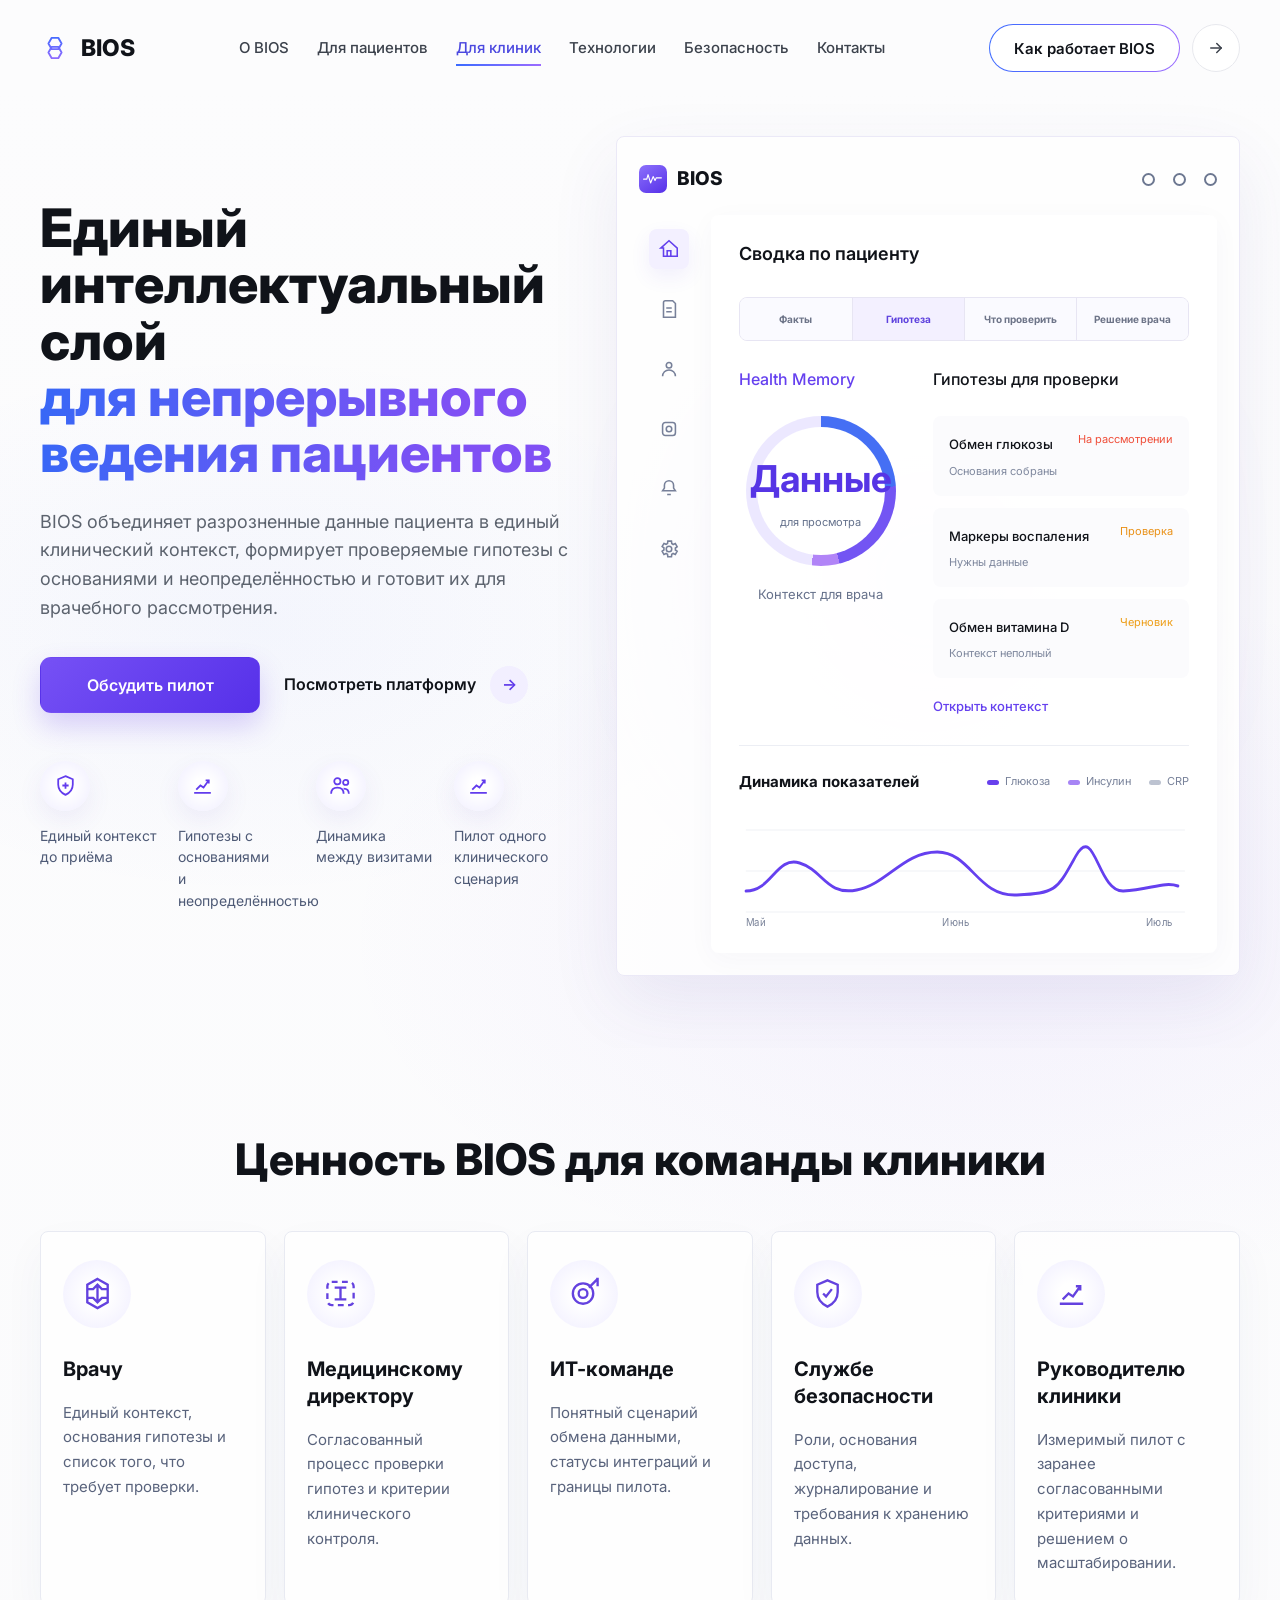
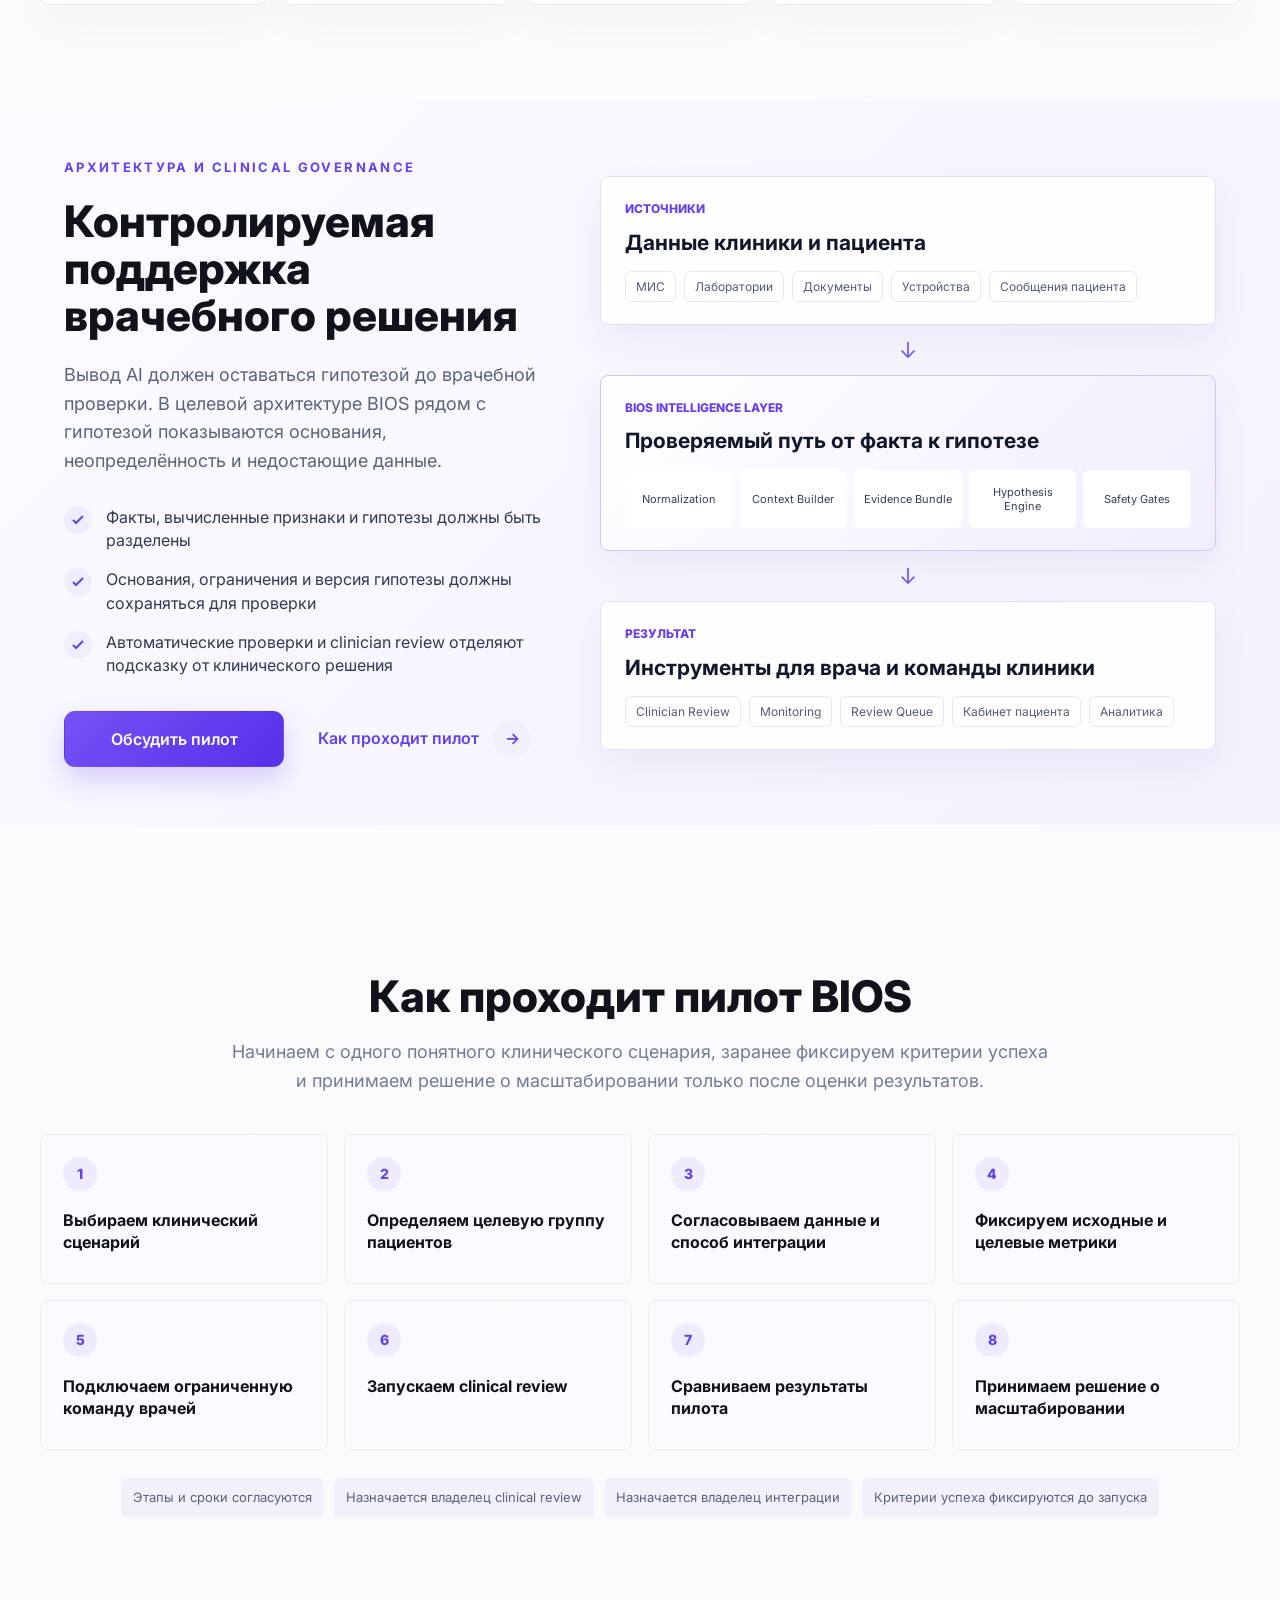
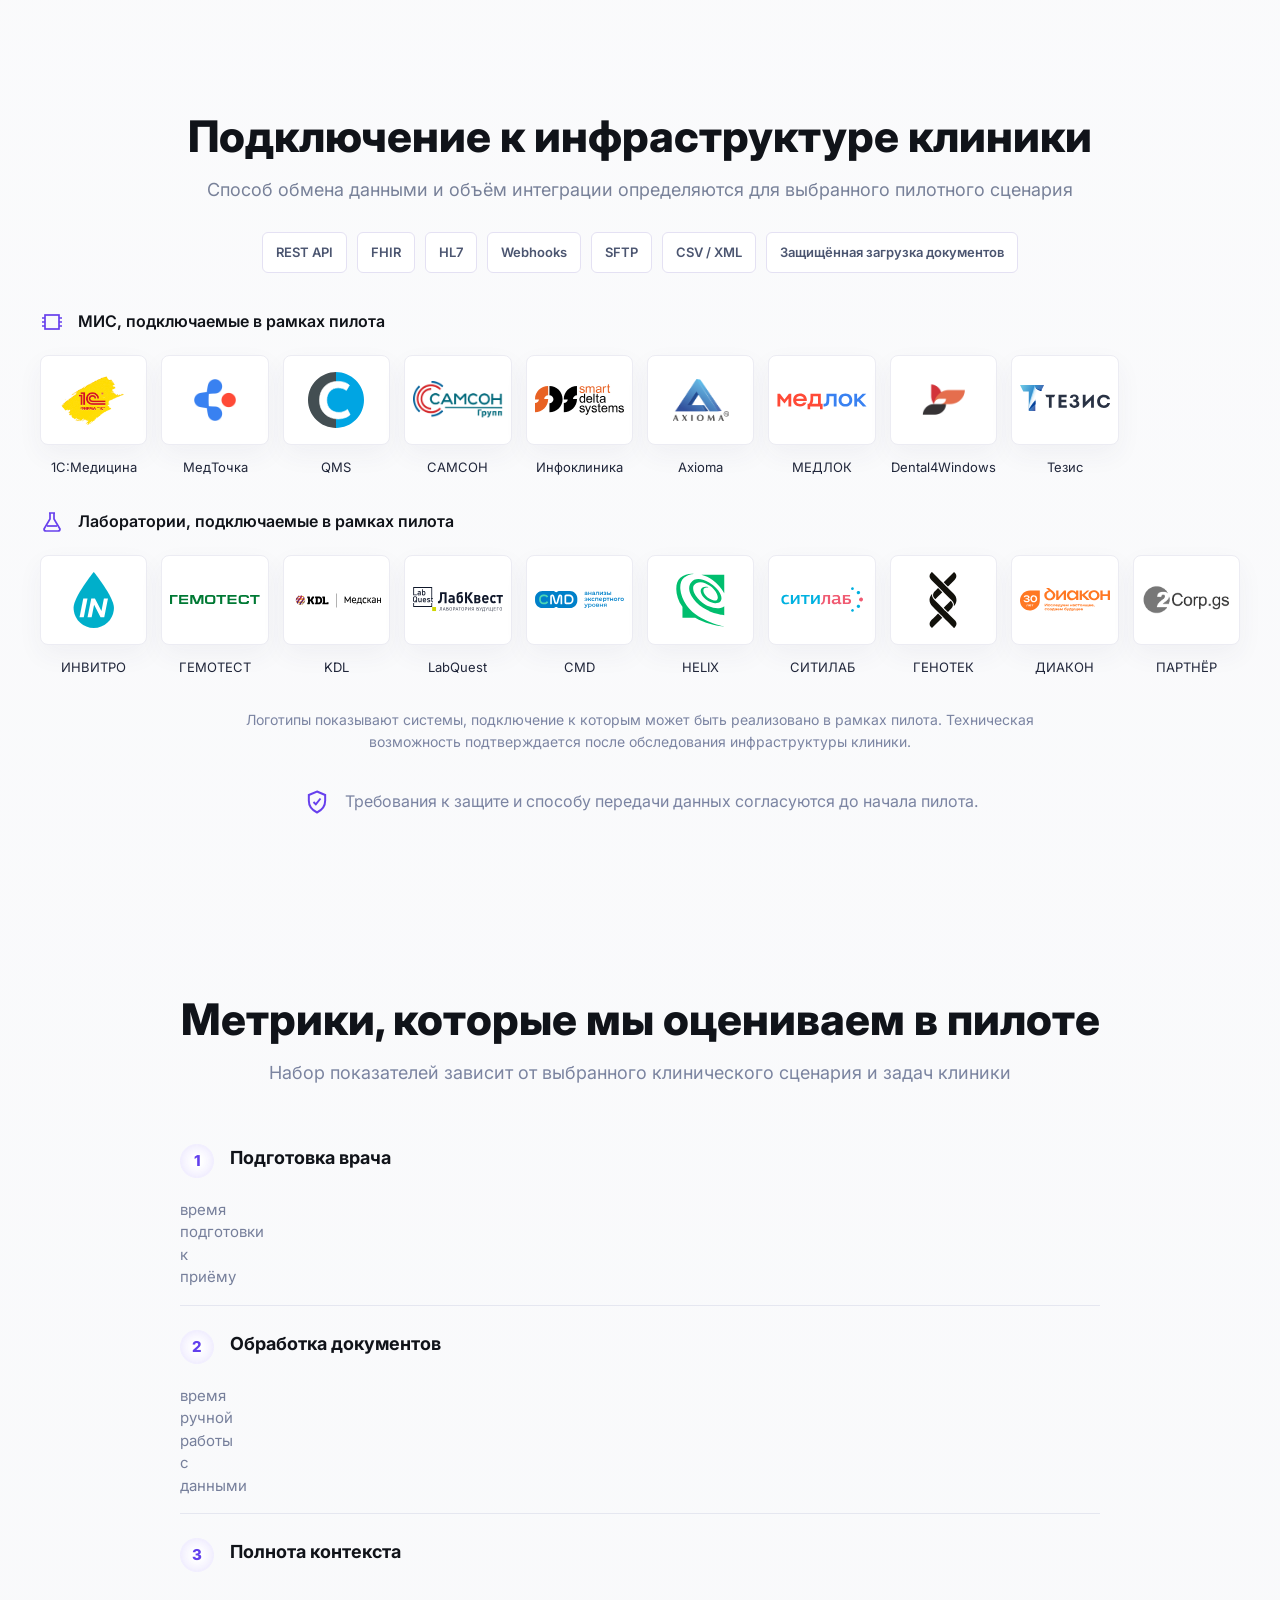
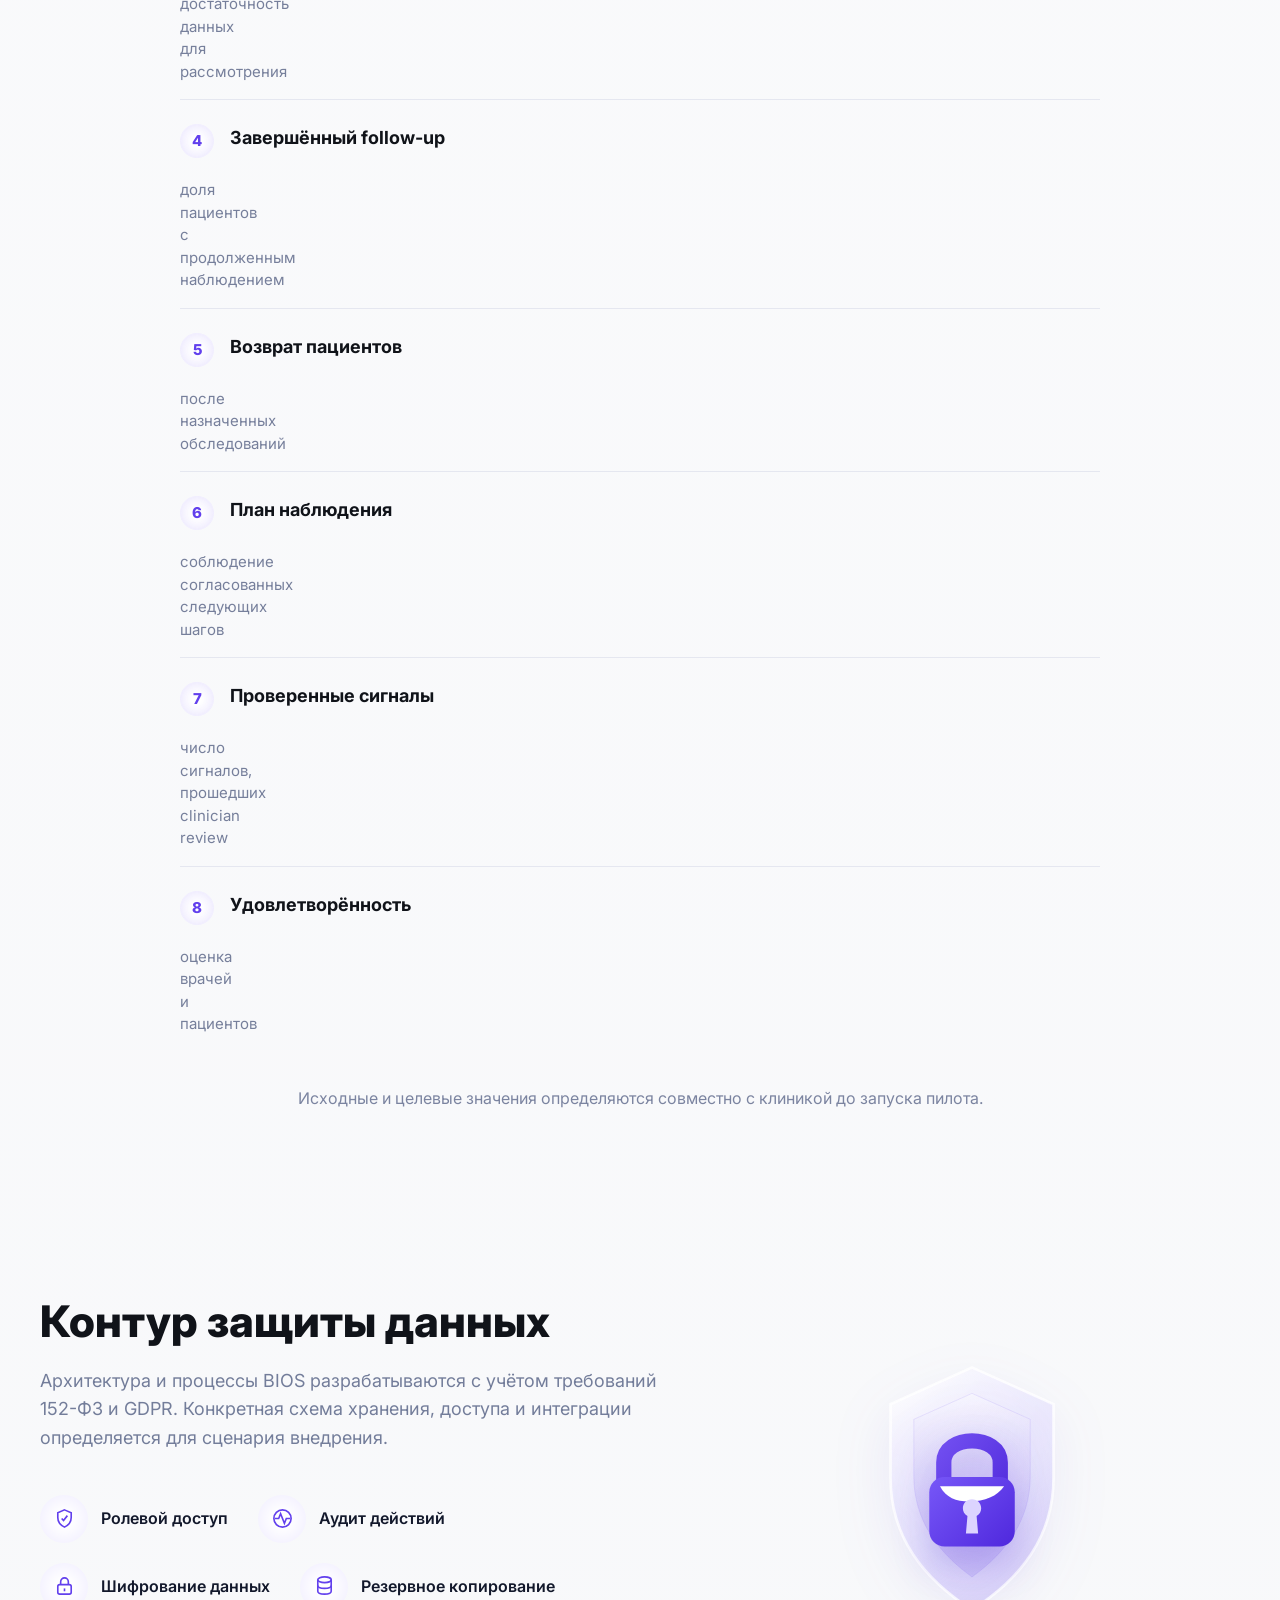
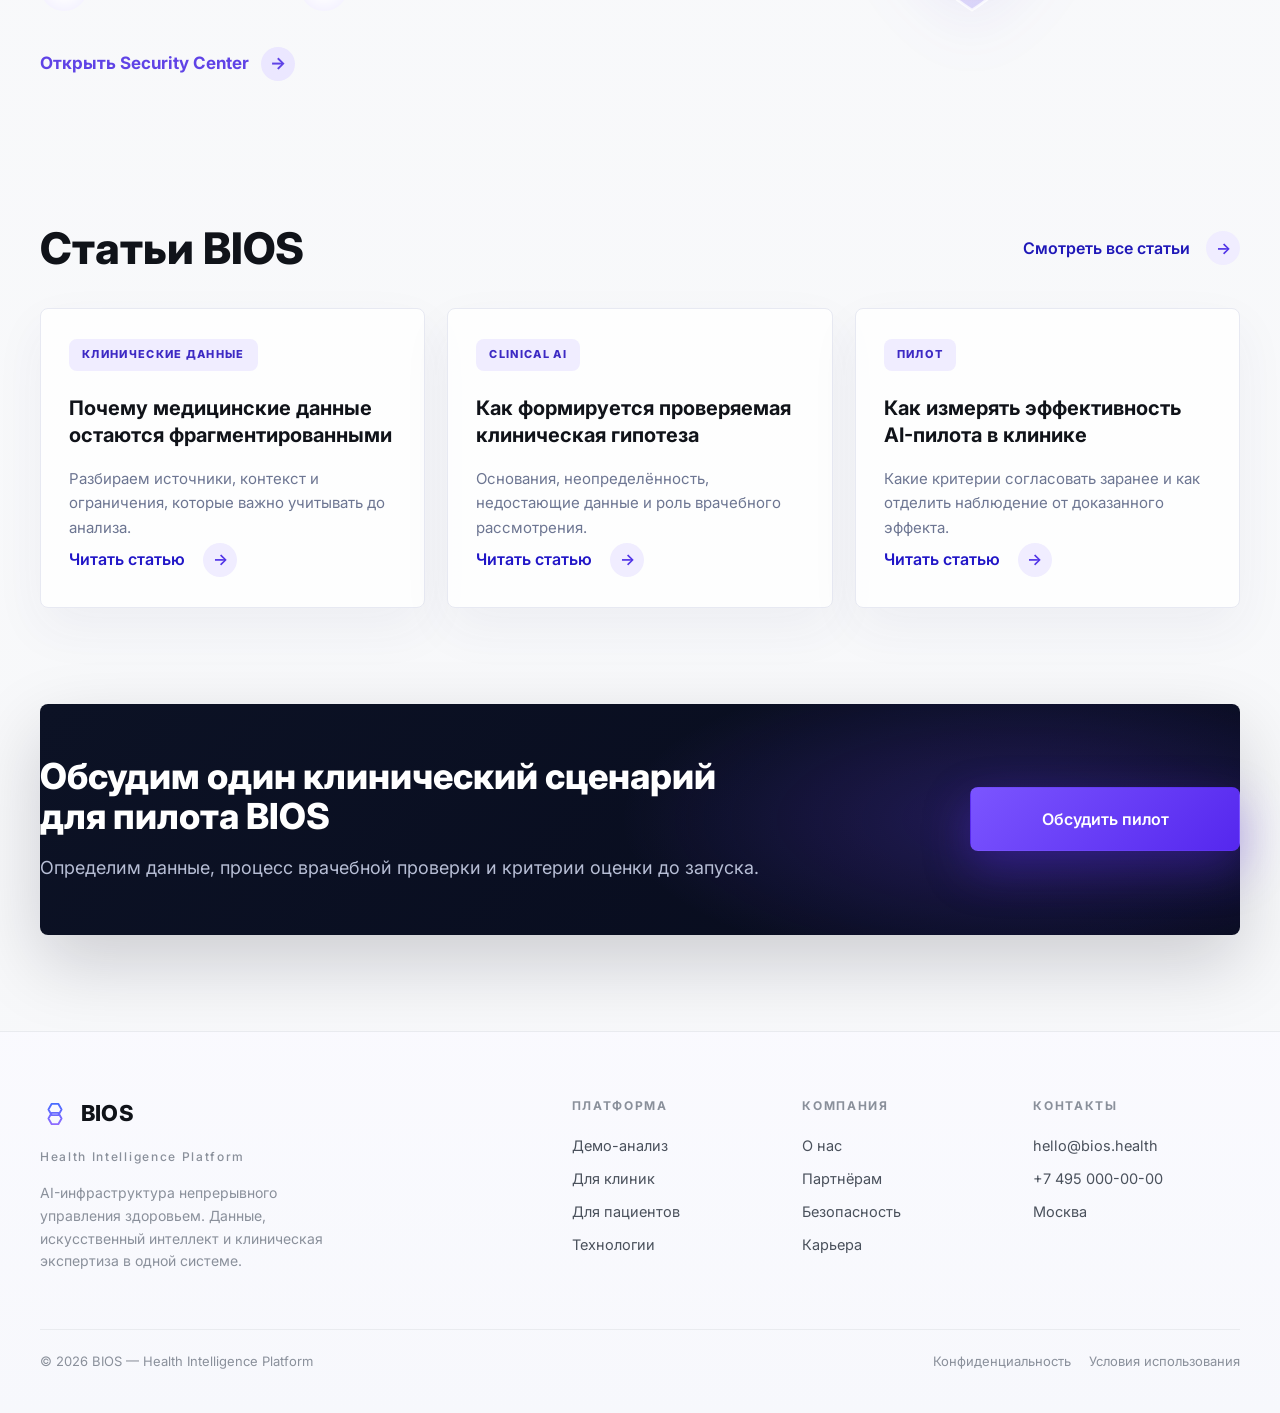
<file: clinics.html>
<!DOCTYPE html>
<html lang="ru">
<head>
  <meta charset="UTF-8">
  <meta name="viewport" content="width=device-width, initial-scale=1.0">
  <title>BIOS для клиник — единый клинический контекст</title>
  <meta name="description" content="BIOS объединяет медицинские данные в единый контекст и готовит проверяемые гипотезы для врачебного рассмотрения.">
  <link rel="preconnect" href="https://fonts.googleapis.com">
  <link rel="preconnect" href="https://fonts.gstatic.com" crossorigin>
  <link href="https://fonts.googleapis.com/css2?family=Inter:wght@400;500;600;700;800&amp;display=swap&amp;subset=cyrillic,latin" rel="stylesheet">
  <style>
    :root{
      --ink:#0e1324;
      --text:#525d78;
      --muted:#7e879e;
      --line:#e7e9f2;
      --violet:#6540ef;
      --violet-2:#8059fa;
      --blue:#3f67f6;
      --page:#fdfdff;
      --wrap:min(1440px,calc(100% - 80px));
      --ease:cubic-bezier(.22,.61,.36,1);
    }
    *{box-sizing:border-box}
    html{scroll-behavior:smooth}
    body{margin:0;color:var(--ink);background:radial-gradient(850px 520px at 94% 8%,rgba(112,69,243,.055),transparent 68%),var(--page);font-family:'Inter',-apple-system,BlinkMacSystemFont,'Segoe UI',sans-serif;-webkit-font-smoothing:antialiased}
    body.menu-open{overflow:hidden}
    a{color:inherit;text-decoration:none}
    button{font:inherit}
    svg{display:block}
    .wrap{width:var(--wrap);margin:0 auto}

    .site-header{position:relative;z-index:20;border-bottom:1px solid rgba(226,229,239,.86);background:rgba(255,255,255,.78);backdrop-filter:blur(18px)}
    .nav{display:grid;grid-template-columns:auto 1fr auto;min-height:104px;align-items:center;gap:36px}
    .brand{display:inline-flex;align-items:center;gap:13px;font-size:26px;font-weight:800}
    .brand-mark{display:grid;width:44px;height:44px;place-items:center;border-radius:8px;color:#fff;background:linear-gradient(145deg,#8c71fb,#5630e9);box-shadow:0 9px 22px rgba(100,67,236,.24)}
    .brand-mark svg{width:28px;height:20px}
    .brand-main-mark{display:block;width:30px;height:30px;flex:none}
    .nav-links{display:flex;align-items:center;justify-content:center;gap:clamp(24px,3.1vw,52px)}
    .nav-links a{position:relative;padding:39px 0 36px;color:#273147;font-size:15px;font-weight:500;white-space:nowrap}
    .nav-links a:hover,.nav-links a[aria-current="page"]{color:#5731e9}
    .nav-links a[aria-current="page"]::after{content:"";position:absolute;right:0;bottom:20px;left:0;height:2px;background:#6540ef}
    .nav-actions{display:flex;align-items:center;gap:14px}
    .button{display:inline-flex;min-height:48px;align-items:center;justify-content:center;gap:10px;border:1px solid transparent;border-radius:8px;padding:0 24px;font-size:15px;font-weight:600;cursor:pointer;transition:transform .25s var(--ease),box-shadow .25s var(--ease),border-color .25s var(--ease)}
    .button:hover{transform:translateY(-2px)}
    .button-outline{border-color:#e2e5ee;background:rgba(255,255,255,.8)}
    .button-primary{color:#fff;background:linear-gradient(135deg,#7651f5,#5630e9);box-shadow:0 13px 28px rgba(94,55,232,.22)}
    .clinic-lead-modal[hidden]{display:none}
    .clinic-lead-modal{
      position:fixed;
      z-index:2000;
      inset:0;
      display:grid;
      padding:20px;
      place-items:center;
      overflow-y:auto;
      background:rgba(10,13,29,.58);
      backdrop-filter:blur(10px);
      -webkit-backdrop-filter:blur(10px);
    }
    .clinic-lead-dialog{
      position:relative;
      width:min(100%,520px);
      padding:34px;
      border:1px solid rgba(226,224,241,.95);
      border-radius:8px;
      background:#fff;
      box-shadow:0 30px 90px rgba(17,16,54,.28);
    }
    .clinic-lead-close{
      position:absolute;
      top:18px;
      right:18px;
      display:grid;
      width:42px;
      height:42px;
      padding:0;
      place-items:center;
      border:1px solid #e6e7ef;
      border-radius:50%;
      color:#505970;
      background:#fff;
      cursor:pointer;
      transition:border-color .2s ease,color .2s ease,transform .2s ease;
    }
    .clinic-lead-close:hover{color:#5d38e7;border-color:#8d78ee;transform:rotate(3deg)}
    .clinic-lead-close svg{width:20px;height:20px}
    .clinic-lead-eyebrow{margin:0 52px 12px 0;color:#6540ef;font-size:12px;font-weight:700;letter-spacing:.14em;text-transform:uppercase}
    .clinic-lead-dialog h2{margin:0;padding-right:48px;font-size:32px;line-height:1.18;letter-spacing:0}
    .clinic-lead-intro{margin:16px 0 0;color:#6c758d;font-size:15px;line-height:1.6}
    .clinic-lead-form{display:grid;gap:18px;margin-top:28px}
    .clinic-lead-field{display:grid;gap:8px}
    .clinic-lead-field label{color:#252c40;font-size:14px;font-weight:600}
    .clinic-lead-field label span{color:#8a91a3;font-weight:400}
    .clinic-lead-field input{
      width:100%;
      min-height:52px;
      padding:0 16px;
      border:1px solid #dfe2eb;
      border-radius:8px;
      outline:0;
      color:#141a2b;
      background:#fff;
      font:inherit;
      transition:border-color .18s ease,box-shadow .18s ease;
    }
    .clinic-lead-field input:focus{border-color:#7651f5;box-shadow:0 0 0 4px rgba(118,81,245,.12)}
    .clinic-lead-field input::placeholder{color:#9ba1b1}
    .clinic-lead-submit{width:100%;min-height:56px;margin-top:4px}
    .clinic-lead-status{min-height:20px;margin:0;color:#6b7388;font-size:13px;line-height:1.5}
    .clinic-lead-success{padding:28px 0 8px;text-align:center}
    .clinic-lead-success[hidden]{display:none}
    .clinic-lead-success-icon{
      display:grid;
      width:64px;
      height:64px;
      margin:0 auto 22px;
      place-items:center;
      border-radius:50%;
      color:#fff;
      background:linear-gradient(135deg,#7651f5,#5630e9);
      box-shadow:0 14px 30px rgba(94,55,232,.22);
    }
    .clinic-lead-success-icon svg{width:30px;height:30px}
    .clinic-lead-success h3{margin:0;font-size:27px}
    .clinic-lead-success p{margin:14px auto 0;color:#6c758d;font-size:15px;line-height:1.6}
    .clinic-lead-success .button{width:100%;margin-top:26px}
    body.clinic-modal-open{overflow:hidden}
    .menu-button{display:none;width:46px;height:46px;border:1px solid var(--line);border-radius:8px;place-items:center;color:var(--ink);background:#fff;cursor:pointer}
    .menu-button svg{width:22px;height:22px}

    .clinic-hero{overflow:hidden;padding:62px 0 84px}
    .clinic-hero-grid{display:grid;grid-template-columns:minmax(470px,.84fr) minmax(640px,1.16fr);min-height:760px;align-items:center;gap:50px}
    .clinic-hero h1{margin:0;font-size:clamp(54px,4.6vw,74px);line-height:1.12;font-weight:700;letter-spacing:0}
    .gradient-text{display:block;color:transparent;background:linear-gradient(97deg,#3967f6 2%,#8050f4 78%);-webkit-background-clip:text;background-clip:text}
    .clinic-lead{max-width:620px;margin:34px 0 0;color:var(--text);font-size:20px;line-height:1.75}
    .hero-actions{display:flex;align-items:center;gap:34px;margin-top:42px}
    .hero-actions .button-primary{min-width:245px;min-height:66px;font-size:17px}
    .text-link{display:inline-flex;align-items:center;gap:14px;font-weight:600}
    .text-link i{display:grid;width:38px;height:38px;place-items:center;border-radius:50%;color:#5e39ea;background:#f2efff;font-style:normal;transition:transform .25s var(--ease)}
    .text-link:hover i{transform:translateX(4px)}
    .clinic-proof{display:grid;grid-template-columns:repeat(4,minmax(0,1fr));gap:22px;margin-top:64px}
    .proof-item{color:#4e5a76;font-size:14px;line-height:1.55}
    .proof-icon{display:grid;width:58px;height:58px;margin-bottom:18px;place-items:center;border-radius:50%;color:#623ced;background:radial-gradient(circle,#fff 24%,#efedff 100%);box-shadow:0 10px 26px rgba(83,63,188,.08)}
    .proof-icon svg{width:29px;height:29px}

    .dashboard-stage{position:relative;min-width:0}
    .dashboard-stage::before{content:"";position:absolute;inset:5% 2% 0;background:radial-gradient(circle,rgba(102,69,238,.17),transparent 69%);filter:blur(28px)}
    .clinic-dashboard{position:relative;min-height:690px;padding:26px;border:1px solid #ebe9f7;border-radius:8px;background:rgba(255,255,255,.82);box-shadow:0 26px 70px rgba(76,63,155,.09);overflow:hidden}
    .dash-top{display:flex;align-items:center;justify-content:space-between;height:40px}
    .dash-brand{display:flex;align-items:center;gap:10px;font-size:19px;font-weight:800}
    .dash-brand .brand-mark{width:28px;height:28px;border-radius:7px;box-shadow:none}.dash-brand .brand-mark svg{width:19px}
    .dash-tools{display:flex;gap:18px;color:#6d7891}.dash-tools span{width:13px;height:13px;border:2px solid currentColor;border-radius:50%}
    .dash-layout{display:grid;grid-template-columns:70px 1fr;gap:12px;margin-top:22px}
    .dash-sidebar{display:flex;flex-direction:column;align-items:center;gap:20px;padding-top:14px}
    .dash-side-icon{display:grid;width:40px;height:40px;place-items:center;border-radius:8px;color:#778099}.dash-side-icon.active{color:#6340ed;background:#f3f0ff;box-shadow:0 8px 20px rgba(94,62,225,.08)}
    .dash-side-icon svg{width:22px;height:22px}
    .dash-main{min-height:576px;padding:32px 38px;border-radius:8px;background:rgba(255,255,255,.9);box-shadow:0 6px 28px rgba(63,67,110,.035)}
    .dash-title{margin:0 0 28px;font-size:18px;font-weight:600}
    .dash-path{display:grid;grid-template-columns:repeat(4,minmax(0,1fr));margin:0 0 26px;border:1px solid #e7e5f3;border-radius:8px;overflow:hidden}
    .dash-path span{display:flex;min-height:42px;padding:0 10px;align-items:center;justify-content:center;color:#6d7488;background:#fafaff;font-size:10px;font-weight:700;text-align:center}
    .dash-path span+span{border-left:1px solid #e7e5f3}
    .dash-path span:nth-child(2){color:#5e42de;background:#f3f0ff}
    .dash-summary{display:grid;grid-template-columns:.78fr 1.22fr;gap:30px}
    .score-pane h3,.hypotheses-pane h3{margin:0 0 24px;font-size:16px;font-weight:500}.score-pane h3{color:#6540ef}
    .score-ring{position:relative;display:grid;width:150px;height:150px;margin:0 auto;place-items:center;border-radius:50%;background:conic-gradient(#456ff4 0 24%,#7355f3 24% 46%,#b184f7 46% 52%,#ece8ff 52% 100%)}
    .score-ring::before{content:"";position:absolute;width:128px;height:128px;border-radius:50%;background:#fff}
    .score-value{position:relative;text-align:center}.score-value strong{display:block;color:#5635e5;font-size:37px}.score-value span{color:#63708b;font-size:11px}
    .score-caption{margin:18px 0 0;text-align:center;color:#66718b;font-size:13px}
    .hypothesis-list{display:grid;gap:12px}
    .hypothesis{display:grid;grid-template-columns:1fr auto;gap:10px;padding:15px 16px;border-radius:8px;background:#fbfbfd}
    .hypothesis strong{font-size:13px;font-weight:500}.hypothesis small{display:block;margin-top:6px;color:#7f889e;font-size:11px}.risk{font-size:11px}.risk.high{color:#ef4e39}.risk.medium{color:#e99118}.risk.low{color:#ed9e19}
    .all-hypotheses{display:inline-block;margin-top:18px;color:#6540ef;font-size:13px;font-weight:500}
    .dash-chart{margin-top:26px;padding-top:24px;border-top:1px solid #eceef4}
    .chart-head{display:flex;align-items:center;justify-content:space-between;margin-bottom:14px}.chart-head h3{margin:0;font-size:15px}.chart-legend{display:flex;gap:18px;color:#78829a;font-size:11px}.chart-legend i{display:inline-block;width:12px;height:5px;margin-right:6px;border-radius:8px;background:#6740ed}.chart-legend i.alt{background:#a785f5}.chart-legend i.gray{background:#bdc3d1}
    .dash-chart svg{width:100%;height:120px}

    .why{padding:100px 0 120px}
    .section-title{margin:0;text-align:center;font-size:clamp(40px,3.6vw,58px);line-height:1.2;font-weight:600;letter-spacing:0}
    .why-grid{display:grid;grid-template-columns:repeat(5,minmax(0,1fr));gap:24px;margin-top:66px}
    .why-card{display:flex;min-height:410px;flex-direction:column;padding:38px 26px;border:1px solid #e8eaf2;border-radius:8px;background:rgba(255,255,255,.76);box-shadow:0 18px 44px rgba(57,62,105,.045)}
    .why-icon{display:grid;width:86px;height:86px;place-items:center;border-radius:50%;color:#6442df;background:radial-gradient(circle,#fff 24%,#efedff 100%)}
    .why-icon svg{width:46px;height:46px}
    .why-card h3{margin:42px 0 0;font-size:20px;line-height:1.45;font-weight:600}
    .why-card p{margin:auto 0 0;color:#59637c;font-size:15px;line-height:1.85}

    .solution{padding:0 0 120px}
    .solution-shell{position:relative;min-height:760px;overflow:hidden;background:#f8fafc}
    .solution-photo{position:absolute;inset:0;width:100%;height:100%;object-fit:cover}
    .solution-shell::after{content:"";position:absolute;inset:0;background:linear-gradient(90deg,rgba(255,255,255,.99) 0%,rgba(255,255,255,.96) 37%,rgba(255,255,255,.4) 55%,transparent 72%)}
    .solution-content{position:relative;z-index:2;width:min(760px,48%);padding:84px 0 74px 5%}
    .eyebrow{margin:0 0 32px;color:#6540ef;font-size:14px;font-weight:600;letter-spacing:.18em;text-transform:uppercase}
    .solution h2{margin:0;font-size:clamp(44px,4vw,64px);line-height:1.18;font-weight:500;letter-spacing:0}
    .solution-lead{margin:28px 0 0;color:#59637c;font-size:19px;line-height:1.7}
    .solution-list{display:grid;gap:20px;margin-top:42px}
    .solution-item{display:grid;grid-template-columns:28px 1fr;align-items:start;gap:14px;color:#303a52;font-size:18px;line-height:1.45}
    .solution-check{display:grid;width:28px;height:28px;place-items:center;border-radius:50%;color:#6740ed;background:#f0edff}.solution-check svg{width:16px;height:16px}
    .solution-actions{display:flex;align-items:center;gap:48px;margin-top:48px}.solution-actions .button-primary{min-width:250px;min-height:64px;font-size:17px}.solution-actions .text-link{color:#6240ed}

    .integrations{padding:0 0 120px}
    .integrations-shell{padding:62px 58px 38px;border:1px solid #e7e8f1;border-radius:8px;background:linear-gradient(135deg,rgba(251,251,255,.98),rgba(247,248,254,.9))}
    .integrations-head{text-align:center}.integrations-head h2{margin:0;font-size:clamp(42px,3.8vw,60px);line-height:1.18;font-weight:600}.integrations-head p{margin:18px 0 0;color:#788199;font-size:20px}
    .integration-group{margin-top:44px}.integration-group+.integration-group{margin-top:42px}
    .integration-label{display:flex;align-items:center;gap:14px;margin:0 0 26px;font-size:18px;font-weight:600}.integration-label svg{width:28px;height:28px;color:#6740ed}
    .integration-grid{display:grid;grid-template-columns:repeat(10,minmax(0,1fr));gap:18px}
    .integration-item{text-align:center}.integration-logo{display:flex;height:100px;align-items:center;justify-content:center;padding:12px 8px;border:1px solid #ececf3;border-radius:8px;background:#fff;box-shadow:0 10px 26px rgba(54,57,101,.05);color:#111827}.integration-item span{display:block;margin-top:14px;color:#20263a;font-size:13px;line-height:1.25}
    .integration-logo img{display:block;width:auto;max-width:100%;height:auto;max-height:58px;object-fit:contain}.integration-logo img.logo-mark{width:56px;height:56px}.integration-logo img.logo-wide{width:min(100%,118px);max-height:52px}
    .integration-trust{display:flex;align-items:center;justify-content:center;gap:14px;margin-top:48px;color:#7b84a2;font-size:18px}.integration-trust svg{width:28px;height:28px;color:#6740ed}

    .results{padding:0 0 120px}
    .results-shell{padding:72px 54px 48px;border:1px solid #eceef6;border-radius:8px;background:rgba(255,255,255,.86);box-shadow:0 24px 70px rgba(68,73,126,.08)}
    .results-head{text-align:center}.results-head h2{margin:0;font-size:clamp(38px,3.5vw,56px);line-height:1.2;font-weight:700}.results-head p{margin:18px 0 0;color:#7b84a0;font-size:22px;line-height:1.45}
    .results-grid{display:grid;grid-template-columns:repeat(4,minmax(0,1fr));gap:36px;margin-top:58px}
    .result-card{display:flex;min-height:320px;flex-direction:column;align-items:center;justify-content:flex-start;padding:44px 24px 38px;border:1px solid #e7e9f2;border-radius:8px;background:rgba(255,255,255,.78);box-shadow:0 18px 44px rgba(67,72,116,.055);text-align:center}
    .result-number{display:grid;width:112px;height:112px;place-items:center;border-radius:50%;color:#6240ed;background:radial-gradient(circle,#fff 18%,#f0edff 100%);font-size:52px;font-weight:800;box-shadow:inset 0 0 24px rgba(103,64,237,.08)}
    .result-card h3{margin:46px 0 0;font-size:23px;line-height:1.35;font-weight:700}.result-card p{margin:22px 0 0;color:#767f9b;font-size:20px;line-height:1.45}
    .results-note{margin:48px 0 0;text-align:center;color:#7b84a0;font-size:18px}

    .security{padding:0 0 120px}
    .security-shell{position:relative;display:grid;grid-template-columns:minmax(0,1.08fr) minmax(420px,.92fr);align-items:center;gap:34px;min-height:520px;padding:72px 72px 64px;border-radius:8px;background:linear-gradient(135deg,#fbfaff 0%,#f5f3ff 100%);box-shadow:0 28px 72px rgba(76,65,155,.11);overflow:hidden}
    .security-shell::before{content:"";position:absolute;inset:auto -8% -18% 42%;height:330px;background:radial-gradient(circle,rgba(102,64,237,.14),transparent 66%);filter:blur(8px)}
    .security-content{position:relative;z-index:2}.security h2{margin:0;font-size:clamp(40px,4vw,64px);line-height:1.15;font-weight:700}.security-copy{max-width:820px;margin:30px 0 0;color:#737d9a;font-size:22px;line-height:1.55}
    .security-badges{display:flex;flex-wrap:wrap;gap:28px 42px;margin-top:70px}.security-badge{display:inline-flex;align-items:center;gap:16px;color:#12182b;font-size:20px;font-weight:600;white-space:nowrap}.security-badge i{display:grid;width:58px;height:58px;place-items:center;border-radius:50%;color:#6240ed;background:radial-gradient(circle,#fff 22%,#efecff 100%);font-style:normal}.security-badge svg{width:27px;height:27px}
    .security-more{display:inline-flex;align-items:center;gap:12px;margin-top:36px;color:#5f43e6;font-size:17px;font-weight:700}.security-more i{display:grid;width:34px;height:34px;place-items:center;border-radius:50%;background:#ebe7ff;font-style:normal;transition:transform .25s var(--ease)}.security-more:hover i{transform:translateX(4px)}
    .security-art{position:relative;z-index:2;display:grid;min-height:360px;place-items:center}
    .security-orbit{position:absolute;width:min(96%,520px);height:220px;border:3px solid rgba(106,86,238,.16);border-radius:50%;transform:rotate(16deg)}.security-orbit::before,.security-orbit::after{content:"";position:absolute;width:14px;height:14px;border-radius:50%;background:#9b87f6;box-shadow:0 0 18px rgba(102,64,237,.28)}.security-orbit::before{top:20px;left:7%}.security-orbit::after{right:9%;bottom:26px}
    .security-orbit.alt{height:270px;transform:rotate(-24deg)}.security-orbit.alt::before{top:50%;left:-3%}.security-orbit.alt::after{right:-2%;bottom:52%}
    .shield-visual{position:relative;display:grid;width:250px;height:300px;place-items:center;border-radius:52% 52% 46% 46%;background:linear-gradient(150deg,rgba(255,255,255,.74),rgba(230,225,255,.2));filter:drop-shadow(0 34px 34px rgba(92,63,218,.18))}
    .shield-visual::before{content:"";position:absolute;inset:54px 46px 42px;border-radius:46% 46% 42% 42%;background:linear-gradient(145deg,#8463ff 0%,#5a31ea 100%);clip-path:polygon(50% 0,90% 16%,86% 68%,50% 100%,14% 68%,10% 16%);box-shadow:inset 0 10px 22px rgba(255,255,255,.24)}
    .shield-visual::after{content:"";position:absolute;inset:20px 22px 16px;border:2px solid rgba(116,93,239,.18);border-radius:46% 46% 42% 42%;clip-path:polygon(50% 0,94% 18%,88% 70%,50% 100%,12% 70%,6% 18%)}
    .lock-visual{position:relative;z-index:2;width:70px;height:62px;margin-top:38px;border-radius:8px;background:linear-gradient(180deg,#fff,#e8e6ff);box-shadow:0 12px 24px rgba(49,39,139,.24)}.lock-visual::before{content:"";position:absolute;left:17px;top:-38px;width:36px;height:46px;border:9px solid #fff;border-bottom:0;border-radius:24px 24px 0 0}.lock-visual::after{content:"";position:absolute;left:31px;top:24px;width:9px;height:20px;border-radius:8px;background:#5a31ea}

    .articles{padding:0 0 120px}.articles-head{display:flex;align-items:center;justify-content:space-between;gap:24px;margin-bottom:48px}.articles-head h2{margin:0;font-size:clamp(42px,3.6vw,58px);line-height:1.15;font-weight:600}.articles-all{display:inline-flex;align-items:center;gap:16px;color:#1f18b8;font-size:18px;font-weight:600;white-space:nowrap}.articles-all i,.article-link i{display:grid;width:34px;height:34px;place-items:center;border-radius:50%;background:#f0edff;color:#4f32e7;font-style:normal}
    .articles-grid{display:grid;grid-template-columns:repeat(3,minmax(0,1fr));gap:36px}.article-card{display:flex;min-height:360px;flex-direction:column;padding:38px 34px;border:1px solid #e7e9f2;border-radius:8px;background:rgba(255,255,255,.82);box-shadow:0 20px 52px rgba(57,62,105,.055)}
    .article-tag{align-self:flex-start;padding:8px 16px;border-radius:8px;background:#f0edff;color:#3d2ac4;font-size:13px;font-weight:800;letter-spacing:.12em;text-transform:uppercase}.article-card h3{margin:30px 0 0;font-size:24px;line-height:1.45;font-weight:700}.article-card p{margin:28px 0 0;color:#6d7692;font-size:19px;line-height:1.55}.article-link{display:inline-flex;align-items:center;gap:18px;margin-top:auto;color:#2116c7;font-size:18px;font-weight:600}

    .demo-cta{padding:0 0 120px}.demo-shell{display:grid;grid-template-columns:minmax(0,1fr) auto;align-items:center;gap:44px;padding:72px 70px;border-radius:8px;background:radial-gradient(560px 220px at 82% 50%,rgba(103,64,237,.28),transparent 72%),linear-gradient(135deg,#0c1225 0%,#070b1d 100%);box-shadow:0 28px 72px rgba(9,12,30,.18);color:#fff}.demo-shell h2{max-width:900px;margin:0;font-size:clamp(38px,3.5vw,58px);line-height:1.32;font-weight:600}.demo-shell p{margin:26px 0 0;color:#b7bed5;font-size:20px}.demo-shell .button-primary{min-width:340px;min-height:82px;border-radius:8px;font-size:25px;background:linear-gradient(135deg,#7b55ff,#5527ee);box-shadow:0 18px 46px rgba(92,45,238,.34)}

    .clinic-footer{padding:0 0 42px}.footer-shell{display:grid;grid-template-columns:1.35fr repeat(3,1fr);gap:54px;padding:62px;border-top:1px solid #e7e9f2;background:linear-gradient(180deg,rgba(250,250,255,.92),rgba(247,248,253,.72))}
    .footer-brand p{max-width:360px;margin:25px 0 0;color:#59637c;font-size:15px;line-height:1.7}.footer-audience{display:flex;flex-wrap:wrap;gap:10px;margin-top:28px}.footer-audience a{display:inline-flex;align-items:center;gap:9px;padding:11px 14px;border:1px solid #e0e2ed;border-radius:8px;color:#22283a;background:#fff;font-size:14px;font-weight:650;transition:border-color .2s,color .2s,transform .2s}.footer-audience a:hover{border-color:#8c75ef;color:#5937e7;transform:translateY(-2px)}.footer-audience svg{width:16px;height:16px}.footer-column h3{margin:6px 0 25px;font-size:15px}.footer-column nav{display:grid;gap:17px}.footer-column a{color:#5b6680;font-size:14px;line-height:1.45;transition:color .2s}.footer-column a:hover{color:#5937e7}.footer-contact{display:inline-flex!important;align-items:center;gap:9px;color:#2d20c7!important;font-weight:650}.footer-contact svg{width:17px;height:17px}.footer-bottom{grid-column:1/-1;display:flex;align-items:center;justify-content:space-between;gap:24px;margin-top:10px;padding-top:28px;border-top:1px solid #e0e3ec;color:#778098;font-size:14px}.footer-legal{display:flex;flex-wrap:wrap;gap:20px}.footer-legal a{color:#778098}.footer-legal a:hover{color:#5937e7}

    .reveal{opacity:0;transform:translateY(18px);transition:opacity .7s var(--ease),transform .7s var(--ease)}.reveal.is-visible{opacity:1;transform:none}

    @media(max-width:1180px){
      :root{--wrap:min(100% - 48px,1180px)}
      .nav-links{gap:22px}.nav-links a:nth-last-child(-n+2){display:none}
      .clinic-hero-grid{grid-template-columns:minmax(400px,.85fr) minmax(520px,1.15fr);gap:30px}
      .clinic-proof{grid-template-columns:repeat(2,minmax(0,1fr))}
      .clinic-dashboard{min-height:620px}.dash-main{padding:28px 26px}.dash-layout{grid-template-columns:58px 1fr}
      .why-grid{grid-template-columns:repeat(3,minmax(0,1fr))}.why-card{min-height:360px}.why-card:nth-last-child(-n+2){grid-column:span 1}
      .integration-grid{grid-template-columns:none;grid-auto-flow:column;grid-auto-columns:118px;overflow-x:auto;padding-bottom:12px;scrollbar-width:none;scroll-snap-type:x proximity}.integration-grid::-webkit-scrollbar{display:none}.integration-item{scroll-snap-align:start}
      .results-grid{grid-template-columns:repeat(2,minmax(0,1fr));gap:24px}.result-card{min-height:280px}.security-shell{grid-template-columns:1fr;min-height:0}.security-art{min-height:300px}.articles-grid{gap:22px}.article-card{padding:32px 26px}.demo-shell{grid-template-columns:1fr}.demo-shell .button-primary{justify-self:start}
      .footer-shell{grid-template-columns:1.2fr repeat(3,.8fr);gap:34px;padding:48px 34px}
    }
    @media(max-width:920px){
      :root{--wrap:min(100% - 40px,760px)}
      .nav{grid-template-columns:1fr auto;min-height:82px}.nav-links,.nav-actions{display:none}.menu-button{display:grid}
      .nav-links.is-open{position:fixed;inset:82px 0 0;display:flex;flex-direction:column;align-items:flex-start;justify-content:flex-start;gap:0;padding:28px 24px;background:#fff}
      .nav-links.is-open a,.nav-links.is-open a:nth-last-child(-n+2){display:block;width:100%;padding:18px 0;border-bottom:1px solid var(--line)}.nav-links.is-open a::after{display:none}
      .clinic-hero{padding-top:42px}.clinic-hero-grid{grid-template-columns:1fr;min-height:0}.clinic-copy{text-align:center}.clinic-lead{margin-right:auto;margin-left:auto}.hero-actions{justify-content:center}.clinic-proof{text-align:left}.dashboard-stage{width:min(100%,760px);margin:0 auto}
      .why{padding-top:80px}.why-grid{grid-template-columns:repeat(2,minmax(0,1fr))}
      .solution-shell{display:flex;min-height:0;flex-direction:column;padding-top:400px}.solution-photo{height:430px;object-position:66% center}.solution-shell::after{background:linear-gradient(180deg,transparent 0,rgba(255,255,255,.24) 270px,#fff 410px)}.solution-content{width:100%;padding:55px 40px 65px;background:#fff}.solution-content{text-align:center}.solution-list{width:min(100%,680px);margin-right:auto;margin-left:auto;text-align:left}.solution-actions{justify-content:center}
      .integrations-shell{padding:54px 34px 34px}.results-shell{padding:56px 34px 40px}.security-shell{padding:54px 34px 44px}.security-copy br,.demo-shell br{display:none}.security-badges{margin-top:44px}.articles-head{align-items:flex-start;flex-direction:column}.articles-grid{grid-template-columns:1fr}.article-card{min-height:300px}.demo-shell{padding:54px 34px}.footer-shell{grid-template-columns:repeat(2,minmax(0,1fr))}.footer-brand{grid-column:1/-1}
    }
    @media(max-width:620px){
      :root{--wrap:calc(100% - 32px)}
      .brand{font-size:22px}.brand-mark{width:38px;height:38px}
      .clinic-hero{padding:32px 0 64px}.clinic-hero h1{font-size:42px;line-height:1.15}.clinic-lead{font-size:17px;line-height:1.65}.hero-actions{flex-direction:column;gap:20px}.hero-actions .button-primary{width:100%}.clinic-proof{grid-template-columns:1fr;gap:24px;margin-top:48px}.proof-item{display:grid;grid-template-columns:58px 1fr;align-items:center;gap:16px}.proof-icon{margin:0}
      .clinic-dashboard{min-height:530px;padding:15px}.dash-layout{grid-template-columns:1fr}.dash-sidebar{display:none}.dash-main{min-height:440px;padding:22px 16px}.dash-summary{grid-template-columns:1fr}.hypotheses-pane{display:none}.score-ring{width:136px;height:136px}.score-ring::before{width:116px;height:116px}.dash-chart{margin-top:22px}.chart-legend{display:none}
      .why{padding:70px 0 80px}.section-title{font-size:34px}.why-grid{grid-template-columns:1fr;gap:14px;margin-top:40px}.why-card{display:grid;grid-template-columns:74px 1fr;min-height:0;gap:20px;padding:24px}.why-icon{grid-row:1/3;width:74px;height:74px}.why-icon svg{width:38px;height:38px}.why-card h3{margin:4px 0 0;font-size:18px}.why-card p{margin:8px 0 0;font-size:14px;line-height:1.65}
      .solution{padding-bottom:80px}.solution-shell{padding-top:310px}.solution-photo{height:340px;object-position:72% center}.solution-content{padding:40px 20px 52px}.eyebrow{margin-bottom:20px}.solution h2{font-size:36px}.solution-lead{font-size:17px}.solution-list{gap:16px;margin-top:32px}.solution-item{font-size:15px}.solution-actions{flex-direction:column;gap:22px;margin-top:38px}.solution-actions .button-primary{width:100%}
      .integrations{padding-bottom:80px}.integrations-shell{padding:42px 18px 28px}.integrations-head h2{font-size:34px}.integrations-head p{font-size:16px;line-height:1.5}.integration-group{margin-top:34px}.integration-label{font-size:15px}.integration-grid{grid-auto-columns:104px;gap:12px}.integration-logo{height:90px}.integration-trust{align-items:flex-start;margin-top:30px;font-size:15px;text-align:center}
      .results,.security,.articles,.demo-cta{padding-bottom:80px}.results-shell{padding:42px 18px 32px}.results-head h2{font-size:32px}.results-head p{font-size:16px}.results-grid{grid-template-columns:1fr;gap:14px;margin-top:34px}.result-card{min-height:0;padding:26px 18px}.result-number{width:82px;height:82px;font-size:38px}.result-card h3{margin-top:26px;font-size:19px}.result-card p{margin-top:12px;font-size:16px}.results-note{margin-top:30px;font-size:14px;line-height:1.5}.security-shell{padding:42px 20px 34px}.security h2{font-size:32px}.security-copy{font-size:16px;line-height:1.65}.security-badges{display:grid;gap:16px}.security-badge{font-size:15px;white-space:normal}.security-badge i{width:48px;height:48px}.security-art{min-height:250px}.security-orbit{width:310px;height:140px}.security-orbit.alt{height:180px}.shield-visual{width:180px;height:220px}.shield-visual::before{inset:40px 34px 30px}.lock-visual{width:54px;height:48px}.lock-visual::before{left:13px;top:-30px;width:28px;height:36px;border-width:7px}.lock-visual::after{left:24px;top:18px}.articles-head{margin-bottom:28px}.articles-head h2{font-size:34px}.articles-all,.article-link{font-size:16px}.article-card{min-height:0;padding:28px 22px}.article-card h3{font-size:21px}.article-card p{font-size:16px}.demo-shell{padding:42px 22px;gap:30px}.demo-shell h2{font-size:30px}.demo-shell p{font-size:16px;line-height:1.55}.demo-shell .button-primary{width:100%;min-width:0;min-height:62px;font-size:20px}
      .clinic-footer{padding-bottom:20px}.footer-shell{grid-template-columns:1fr;gap:34px;padding:38px 22px}.footer-brand{grid-column:auto}.footer-column h3{margin-bottom:17px}.footer-bottom{align-items:flex-start;flex-direction:column;gap:16px}.footer-legal{gap:12px 18px}
    }
    /* Match the visual scale and rhythm of the main page. */
    :root{
      --ink:#101319;
      --text:#5c636e;
      --muted:#8a909b;
      --line:#e9ebef;
      --page:#fcfcfd;
      --wrap:min(1320px,calc(100% - 80px));
    }
    body{
      background:radial-gradient(1100px 600px at 78% 12%,rgba(124,77,255,.06),transparent 60%),radial-gradient(900px 500px at 20% 8%,rgba(47,91,255,.04),transparent 55%),linear-gradient(180deg,#fcfcfd 0%,#f7f8fa 100%);
    }
    .site-header{border-bottom:0;background:rgba(252,252,253,.88)}
    .nav{min-height:82px;gap:24px}
    .brand{gap:11px;font-size:23px}
    .brand-mark{width:30px;height:30px;border-radius:7px;box-shadow:0 7px 18px rgba(100,67,236,.2)}
    .brand-mark svg{width:21px;height:15px}
    .nav-links{gap:38px}
    .nav-links a{padding:31px 0 30px;color:#3c424c}
    .nav-links a[aria-current="page"]::after{bottom:11px}
    .button{border-radius:11px}
    .button-outline{border-color:#e3e5eb;background:#fff}

    .clinic-hero{padding:40px 0 72px}
    .clinic-hero-grid{grid-template-columns:minmax(430px,.92fr) minmax(560px,1.08fr);min-height:640px;gap:44px}
    .clinic-hero h1{font-size:clamp(42px,4.15vw,58px);line-height:1.06;font-weight:800}
    .clinic-lead{max-width:560px;margin-top:26px;font-size:18px;line-height:1.62}
    .hero-actions{gap:24px;margin-top:34px}
    .hero-actions .button-primary{min-width:220px;min-height:56px;font-size:16px}
    .clinic-proof{gap:20px;margin-top:48px}
    .proof-icon{width:50px;height:50px;margin-bottom:14px}
    .proof-icon svg{width:25px;height:25px}
    .clinic-dashboard{min-height:570px;padding:22px}
    .dash-layout{grid-template-columns:60px 1fr;margin-top:16px}
    .dash-main{min-height:472px;padding:25px 28px}

    .why{padding:88px 0 96px}
    .section-title,.solution h2,.integrations-head h2,.results-head h2,.security h2,.articles-head h2{font-size:clamp(36px,3.4vw,52px);line-height:1.08;font-weight:800}
    .why-grid{gap:18px;margin-top:48px}
    .why-card{min-height:300px;padding:28px 22px}
    .why-icon{width:68px;height:68px}
    .why-icon svg{width:35px;height:35px}
    .why-card h3{margin-top:28px;font-size:18px;line-height:1.4}
    .why-card p{margin:18px 0 0;font-size:14px;line-height:1.65}

    .solution,.integrations,.results,.security,.articles,.demo-cta{padding-bottom:96px}
    .solution-shell{min-height:620px}
    .solution-content{width:min(680px,50%);padding:64px 0 58px 5%}
    .eyebrow{margin-bottom:22px;font-size:13px}
    .solution-lead{margin-top:22px;font-size:17px;line-height:1.6}
    .solution-list{gap:16px;margin-top:30px}
    .solution-item{font-size:16px}
    .solution-actions{gap:34px;margin-top:34px}
    .solution-actions .button-primary{min-width:220px;min-height:56px;font-size:16px}

    .integrations-shell{padding:48px 42px 32px}
    .integrations-head p{margin-top:16px;font-size:18px}
    .integration-group{margin-top:36px}
    .integration-group+.integration-group{margin-top:34px}
    .integration-label{margin-bottom:20px;font-size:16px}
    .integration-label svg{width:24px;height:24px}
    .integration-grid{gap:14px}
    .integration-logo{height:90px}
    .integration-trust{margin-top:36px;font-size:16px}

    .results-shell{padding:52px 42px 36px}
    .results-head p{margin-top:16px;font-size:18px}
    .results-grid{gap:22px;margin-top:44px}
    .result-card{min-height:250px;padding:30px 20px}
    .result-number{width:84px;height:84px;font-size:40px}
    .result-card h3{margin-top:28px;font-size:20px}
    .result-card p{margin-top:14px;font-size:16px;line-height:1.5}
    .results-note{margin-top:34px;font-size:16px}

    .security-shell{grid-template-columns:minmax(0,1.08fr) minmax(360px,.92fr);min-height:440px;padding:54px 56px 48px}
    .security-copy{margin-top:22px;font-size:18px;line-height:1.6}
    .security-badges{gap:20px 30px;margin-top:42px}
    .security-badge{gap:13px;font-size:16px}
    .security-badge i{width:48px;height:48px}
    .security-badge svg{width:23px;height:23px}
    .security-art{min-height:300px;transform:scale(.86)}
    .bios-lock-art{
      position:relative;
      isolation:isolate;
      display:grid;
      min-height:320px;
      place-items:center;
      overflow:visible;
    }
    .bios-lock-shield{
      position:relative;
      z-index:1;
      width:250px;
      height:auto;
      overflow:visible;
      filter:drop-shadow(0 26px 32px rgba(88,62,205,.13));
    }
    .bios-lock-core{
      position:absolute;
      z-index:4;
      width:142px;
      height:auto;
      overflow:visible;
      filter:drop-shadow(0 20px 20px rgba(78,43,211,.25));
    }

    .articles-head{margin-bottom:36px}
    .articles-all,.article-link{font-size:16px}
    .articles-grid{gap:22px}
    .article-card{min-height:300px;padding:30px 28px}
    .article-card h3{margin-top:24px;font-size:21px;line-height:1.4}
    .article-card p{margin-top:18px;font-size:16px;line-height:1.55}
    .article-tag{padding:7px 13px;font-size:11px}

    .demo-shell{gap:38px;padding:52px 56px}
    .demo-shell h2{font-size:clamp(34px,3.1vw,46px);line-height:1.2;font-weight:700}
    .demo-shell p{margin-top:18px;font-size:17px}
    .demo-shell .button-primary{min-width:270px;min-height:64px;font-size:18px}
    .clinic-footer{padding-bottom:28px}
    .footer-shell{padding:48px}

    .architecture-shell{display:grid;grid-template-columns:minmax(0,.88fr) minmax(440px,1.12fr);align-items:center;gap:52px;padding:58px 5%;background:linear-gradient(135deg,#fbfbff 0%,#f4f2ff 100%)}
    .architecture-shell::after{display:none}
    .architecture-shell .solution-content{width:auto;padding:0}
    .architecture-visual{display:grid;gap:14px}
    .architecture-tier{padding:22px 24px;border:1px solid #e4e1f5;border-radius:8px;background:rgba(255,255,255,.88);box-shadow:0 16px 36px rgba(67,55,137,.07)}
    .architecture-tier.primary{border-color:#cfc5ff;background:linear-gradient(135deg,#fff 0%,#f1edff 100%)}
    .architecture-tier small{display:block;margin-bottom:10px;color:#6740ed;font-size:12px;font-weight:800;text-transform:uppercase}
    .architecture-tier h3{margin:0;color:#11172a;font-size:21px;line-height:1.35}
    .architecture-tags{display:flex;flex-wrap:wrap;gap:8px;margin-top:14px}
    .architecture-tags span{padding:7px 10px;border:1px solid #e8e5f6;border-radius:6px;background:#fff;color:#535d76;font-size:12px;line-height:1.25}
    .architecture-flow{display:grid;grid-template-columns:repeat(5,minmax(0,1fr));gap:7px;margin-top:15px}
    .architecture-flow span{display:grid;min-height:58px;place-items:center;padding:8px;border-radius:6px;background:#fff;color:#363f57;font-size:11px;line-height:1.3;text-align:center}
    .architecture-arrow{color:#7657ef;font-size:22px;line-height:1;text-align:center}

    .pilot{padding:0 0 96px}
    .pilot-shell{padding:52px 42px;border:1px solid #e7e8f1;border-radius:8px;background:#fff}
    .pilot-head{max-width:820px;margin:0 auto;text-align:center}
    .pilot-head h2{margin:0;font-size:clamp(36px,3.4vw,52px);line-height:1.08}
    .pilot-head p{margin:18px 0 0;color:#727c96;font-size:18px;line-height:1.6}
    .pilot-grid{display:grid;grid-template-columns:repeat(4,minmax(0,1fr));gap:16px;margin-top:38px}
    .pilot-step{min-height:150px;padding:22px;border:1px solid #ecebf4;border-radius:8px;background:#fafaff}
    .pilot-step span{display:grid;width:34px;height:34px;place-items:center;border-radius:50%;background:#eeebff;color:#6740ed;font-size:14px;font-weight:800}
    .pilot-step h3{margin:18px 0 0;font-size:16px;line-height:1.4}
    .pilot-meta{display:flex;flex-wrap:wrap;justify-content:center;gap:10px;margin-top:28px}
    .pilot-meta span{padding:9px 12px;border-radius:6px;background:#f2f0fb;color:#59637b;font-size:13px}

    .connection-methods{display:flex;flex-wrap:wrap;justify-content:center;gap:10px;margin-top:28px}
    .connection-methods span{padding:9px 13px;border:1px solid #e4e1f3;border-radius:6px;background:#fff;color:#4b5570;font-size:13px;font-weight:600}
    .integration-disclaimer{max-width:850px;margin:34px auto 0;color:#7b84a2;font-size:14px;line-height:1.55;text-align:center}

    .results-grid.metrics-grid{
      display:grid;
      max-width:920px;
      margin:42px auto 0;
      padding:0;
      gap:10px;
      list-style:none;
      grid-template-columns:1fr;
    }
    .metrics-grid .result-card{
      display:grid;
      min-height:0;
      grid-template-columns:34px 1fr;
      gap:16px;
      align-items:start;
      padding:14px 0 16px;
      border:0;
      border-bottom:1px solid #e5e7f0;
      border-radius:0;
      background:transparent;
      box-shadow:none;
      text-align:left;
    }
    .metrics-grid .result-card:last-child{border-bottom:0}
    .metrics-grid .result-number{
      width:34px;
      height:34px;
      font-size:15px;
      box-shadow:inset 0 0 12px rgba(103,64,237,.06);
    }
    .metrics-grid .result-card h3{margin:2px 0 0;font-size:18px;line-height:1.35}
    .metrics-grid .result-card p{margin:5px 0 0;font-size:15px;line-height:1.5;text-align:left}

    @media(max-width:1180px){
      :root{--wrap:min(100% - 48px,1120px)}
      .clinic-hero-grid{grid-template-columns:minmax(380px,.9fr) minmax(480px,1.1fr);min-height:600px;gap:28px}
      .clinic-hero h1{font-size:42px}
      .clinic-dashboard{min-height:540px}.dash-main{min-height:444px}
      .why-card{min-height:280px}
      .architecture-shell{grid-template-columns:1fr;gap:38px}
      .architecture-shell .solution-content{max-width:760px}
      .pilot-grid{grid-template-columns:repeat(2,minmax(0,1fr))}
      .results-grid.metrics-grid{grid-template-columns:1fr}
    }
    @media(max-width:920px){
      :root{--wrap:min(100% - 40px,760px)}
      .nav{min-height:82px}
      .clinic-hero{padding-top:38px}.clinic-hero-grid{grid-template-columns:1fr;min-height:0}
      .clinic-dashboard{min-height:560px}
      .why{padding-top:76px}
      .solution-shell{min-height:0}
      .architecture-shell{display:grid;padding:46px 34px}
      .security-shell{grid-template-columns:minmax(0,1fr);gap:24px}
      .security-content{display:contents}
      .security h2{order:1}
      .security-copy{order:2;margin-top:-8px}
      .security-art{order:3;width:min(100%,360px);min-height:260px;justify-self:center;transform:none}
      .security-badges{order:4;margin-top:4px}
      .security-more{order:5;justify-self:start}
    }
    @media(max-width:620px){
      :root{--wrap:calc(100% - 32px)}
      .brand{font-size:22px}.brand-mark{width:30px;height:30px}.brand-main-mark{width:28px;height:28px}
      .clinic-hero{padding:30px 0 56px}.clinic-hero h1{font-size:40px;line-height:1.1}
      .clinic-lead{font-size:16px}.clinic-dashboard{min-height:500px}
      .why{padding:64px 0 72px}.section-title,.solution h2,.integrations-head h2,.security h2,.articles-head h2{font-size:32px}.results-head h2{font-size:30px}
      .solution,.integrations,.results,.security,.articles,.demo-cta{padding-bottom:72px}
      .pilot{padding-bottom:72px}
      .why-card{min-height:0}
      .security-art,.bios-lock-art{width:min(100%,280px);min-height:220px;transform:none}
      .demo-shell h2{font-size:29px}.demo-shell .button-primary{font-size:18px}
      .footer-shell{padding:36px 22px}
      html,body{width:100%;overflow-x:clip}
      .site-header .nav{min-height:72px}.menu-button{width:42px;height:42px}
      .nav-links.is-open{inset:72px 0 0;padding:18px 20px 30px}
      .clinic-copy,.solution-content,.integrations-head,.results-head,.security-content,.articles-head,.demo-copy{min-width:0}
      .clinic-hero h1,.section-title,.solution h2,.integrations-head h2,.results-head h2,.security h2,.articles-head h2,.demo-shell h2{overflow-wrap:normal;word-break:normal;hyphens:none}
      .clinic-hero h1{font-size:36px}.clinic-lead{margin-top:22px}
      .hero-actions{width:100%;gap:16px}.hero-actions .button-primary,.solution-actions .button-primary{width:100%;min-width:0}
      .text-link{justify-content:center}
      .clinic-proof{gap:18px;margin-top:38px}.proof-item{grid-template-columns:50px 1fr;gap:14px}.proof-icon{width:50px;height:50px}
      .clinic-dashboard{min-height:470px;padding:12px}.dash-main{min-height:390px;padding:18px 13px}.dash-title{margin-bottom:18px}.dash-chart svg{height:100px}
      .why-grid{margin-top:32px}.why-card{grid-template-columns:58px 1fr;gap:15px;padding:20px 18px}.why-icon{width:58px;height:58px}.why-icon svg{width:29px;height:29px}
      .solution-shell{padding-top:280px}.solution-photo{height:310px}.solution-content{width:100%;padding:36px 18px 46px}.solution-list{margin-top:26px}.solution-actions{width:100%;margin-top:30px}
      .architecture-shell{padding:34px 16px}.architecture-shell .solution-content{padding:0}.architecture-flow{grid-template-columns:1fr}.architecture-tier{padding:18px}.architecture-tags span{font-size:11px}.pilot-shell{padding:34px 16px}.pilot-head h2{font-size:30px}.pilot-head p{font-size:16px}.pilot-grid{grid-template-columns:1fr;gap:10px;margin-top:28px}.pilot-step{min-height:0;padding:18px}.pilot-step h3{margin-top:14px}.pilot-meta{justify-content:flex-start}.results-grid.metrics-grid{grid-template-columns:1fr}
      .integrations-shell,.results-shell{padding:34px 16px 26px}.integration-grid{grid-auto-columns:96px}.integration-logo{height:82px}.integration-trust{gap:10px;font-size:14px}
      .results-grid{margin-top:30px}.metrics-grid .result-card{padding:13px 0 15px;grid-template-columns:32px 1fr;gap:13px}.metrics-grid .result-number{width:32px;height:32px;font-size:14px}.metrics-grid .result-card h3{font-size:16px}.metrics-grid .result-card p{font-size:14px}.results-note{font-size:13px}
      .security-shell{gap:18px;padding:34px 18px 28px;text-align:center}.security-copy{max-width:none;margin-top:-6px;font-size:16px}.security-badges{display:grid;grid-template-columns:1fr;gap:12px;margin-top:4px;text-align:left}.security-badge{white-space:normal}.bios-lock-shield{width:160px}.bios-lock-core{width:92px}
      .security-more{justify-self:center}
      .articles-head{gap:16px}.articles-grid{gap:14px}.article-card{padding:24px 18px}.article-card h3{font-size:20px}.article-card p{font-size:15px}
      .demo-shell{padding:36px 18px;gap:24px;text-align:center}.demo-shell p{font-size:15px}.demo-shell .button-primary{width:100%;min-width:0;min-height:58px}
      .footer-shell{gap:28px}.footer-audience{display:grid;grid-template-columns:1fr}.footer-audience a{justify-content:center}.footer-bottom{font-size:13px}
    }
    @media(max-width:920px){
      body.menu-open .site-header{background:#f8f8fd!important;backdrop-filter:none!important;-webkit-backdrop-filter:none!important}
      .nav-links.is-open{
        z-index:1000!important;
        width:100vw;
        border-top:1px solid #e5e6ef;
        background:linear-gradient(155deg,#fcfcff 0%,#f4f3fb 100%)!important;
        box-shadow:0 24px 60px rgba(55,48,108,.14);
        backdrop-filter:none!important;
        -webkit-backdrop-filter:none!important;
        opacity:1!important;
        overflow-y:auto;
        overscroll-behavior:contain;
      }
      .nav-links.is-open a{position:relative;z-index:1;background:transparent}
    }
    @media(max-width:620px){
      .clinic-dashboard{min-height:0;overflow:visible}
      .dash-layout{grid-template-columns:1fr}
      .dash-main{min-height:0}
      .dash-summary{grid-template-columns:1fr}
      .dash-path{grid-template-columns:1fr 1fr;margin-bottom:22px}
      .dash-path span{min-height:38px;padding:0 7px;font-size:9px}
      .dash-path span:nth-child(3){border-left:0;border-top:1px solid #e7e5f3}
      .dash-path span:nth-child(4){border-top:1px solid #e7e5f3}
      .hypotheses-pane{display:block}
      .hypotheses-pane h3{margin-top:4px}
      .hypothesis{gap:8px;padding:12px 10px}
      .hypothesis strong{font-size:11px}
      .hypothesis small{font-size:9px}
      .risk{padding:5px 7px;font-size:8px}
      .dash-chart{margin-top:28px}
    }
    .burger,.menu-button{position:relative;color:#3c424c}
    .burger span,.menu-button svg{display:none}
    .burger::before,.burger::after,.menu-button::before,.menu-button::after{
      content:"";
      position:absolute;
      top:50%;
      left:50%;
      width:22px;
      height:2px;
      border-radius:2px;
      background:currentColor;
      transform:translate(-50%,-50%);
      transition:transform .22s var(--ease),box-shadow .22s var(--ease),opacity .18s ease;
    }
    .burger::before,.menu-button::before{box-shadow:0 -7px 0 currentColor,0 7px 0 currentColor}
    .burger::after,.menu-button::after{opacity:0}
    .burger[aria-expanded="true"]::before,.menu-button[aria-expanded="true"]::before{
      box-shadow:none;
      transform:translate(-50%,-50%) rotate(45deg);
    }
    .burger[aria-expanded="true"]::after,.menu-button[aria-expanded="true"]::after{
      opacity:1;
      transform:translate(-50%,-50%) rotate(-45deg);
    }
    @media(prefers-reduced-motion:reduce){*{animation:none!important;transition:none!important}.reveal{opacity:1;transform:none}}
  </style>
  <link rel="stylesheet" href="assets/bios-shell.css?v=20260724-5">
</head>
<body class="page-clinics">
  <header class="bios-shell-header">
    <div class="bios-shell-nav">
      <a class="bios-shell-brand" href="index.html" aria-label="BIOS — главная">
        <svg class="bios-shell-mark" viewBox="-120 -160 240 320" aria-hidden="true"><defs><linearGradient id="biosHeaderLogoGradient" x1="0" y1="-150" x2="0" y2="150" gradientUnits="userSpaceOnUse"><stop offset="0" stop-color="#3b6bff"/><stop offset="1" stop-color="#9b6bff"/></linearGradient></defs><g fill="none" stroke="url(#biosHeaderLogoGradient)" stroke-width="20" stroke-linejoin="round"><polygon points="70,-48 35,-108.6 -35,-108.6 -70,-48 -35,12.6 35,12.6"/><polygon points="70,48 35,-12.6 -35,-12.6 -70,48 -35,108.6 35,108.6"/></g></svg>
        <span>BIOS</span>
      </a>
      <nav class="bios-shell-menu" id="biosNav" aria-label="Основная навигация">
        <a href="index.html">О BIOS</a>
        <a href="patients.html">Для пациентов</a>
        <a href="clinics.html" aria-current="page">Для клиник</a>
        <a href="index.html#technology">Технологии</a>
        <a href="security.html">Безопасность</a>
        <a href="index.html#contacts">Контакты</a>
      </nav>
      <div class="bios-shell-actions">
        <a class="bios-shell-primary" href="index.html#demo">Как работает BIOS</a>
        <a class="bios-shell-arrow" href="index.html#demo" aria-label="Перейти к демо">
          <svg viewBox="0 0 24 24" fill="none" stroke="currentColor" stroke-width="2" stroke-linecap="round" stroke-linejoin="round"><line x1="5" y1="12" x2="19" y2="12"/><polyline points="13 6 19 12 13 18"/></svg>
        </a>
        <button class="bios-shell-burger" id="biosMenuButton" type="button" aria-label="Открыть меню" aria-controls="biosNav" aria-expanded="false"></button>
      </div>
    </div>
  </header>

  <main>
    <section class="clinic-hero" aria-labelledby="clinic-title">
      <div class="wrap clinic-hero-grid">
        <div class="clinic-copy reveal">
          <h1 id="clinic-title">Единый интеллектуальный слой <span class="gradient-text">для непрерывного ведения пациентов</span></h1>
          <p class="clinic-lead">BIOS объединяет разрозненные данные пациента в единый клинический контекст, формирует проверяемые гипотезы с основаниями и неопределённостью и готовит их для врачебного рассмотрения.</p>
          <div class="hero-actions"><button class="button button-primary" type="button" data-clinic-form>Обсудить пилот</button><a class="text-link" href="#solution">Посмотреть платформу <i aria-hidden="true">→</i></a></div>
          <div class="clinic-proof" aria-label="Преимущества BIOS для клиник">
            <div class="proof-item"><span class="proof-icon"><svg viewBox="0 0 24 24" fill="none" stroke="currentColor" stroke-width="1.7"><path d="m12 3 7 3v5c0 4.8-2.8 8-7 10-4.2-2-7-5.2-7-10V6l7-3Z"/><path d="M9 12h6m-3-3v6"/></svg></span><span>Единый контекст<br>до приёма</span></div>
            <div class="proof-item"><span class="proof-icon"><svg viewBox="0 0 24 24" fill="none" stroke="currentColor" stroke-width="1.7"><path d="M4 19h16M6 16l4-4 3 2 5-7"/><path d="M15 7h3v3"/></svg></span><span>Гипотезы с основаниями<br>и неопределённостью</span></div>
            <div class="proof-item"><span class="proof-icon"><svg viewBox="0 0 24 24" fill="none" stroke="currentColor" stroke-width="1.7"><circle cx="9" cy="8" r="3"/><circle cx="17" cy="9" r="2.5"/><path d="M3 20c0-4 2.5-6 6-6s6 2 6 6m0-5c3 0 5 1.8 5 5"/></svg></span><span>Динамика<br>между визитами</span></div>
            <div class="proof-item"><span class="proof-icon"><svg viewBox="0 0 24 24" fill="none" stroke="currentColor" stroke-width="1.7"><path d="M4 19h16M6 16l4-4 3 2 5-7"/><path d="M15 7h3v3"/></svg></span><span>Пилот одного<br>клинического сценария</span></div>
          </div>
        </div>

        <div class="dashboard-stage reveal" aria-label="Интерфейс BIOS для клиники">
          <div class="clinic-dashboard">
            <div class="dash-top"><div class="dash-brand"><span class="brand-mark"><svg viewBox="0 0 30 20" fill="none"><path d="M1 11h5l2-7 4 13 4-10 3 6 2-4h8" stroke="currentColor" stroke-width="1.8" stroke-linecap="round" stroke-linejoin="round"/></svg></span>BIOS</div><div class="dash-tools"><span></span><span></span><span></span></div></div>
            <div class="dash-layout">
              <aside class="dash-sidebar" aria-hidden="true">
                <span class="dash-side-icon active"><svg viewBox="0 0 24 24" fill="none" stroke="currentColor" stroke-width="1.7"><path d="m3 11 9-8 9 8v9H6v-9Z"/><path d="M10 20v-6h4v6"/></svg></span>
                <span class="dash-side-icon"><svg viewBox="0 0 24 24" fill="none" stroke="currentColor" stroke-width="1.7"><path d="M6 21V5a2 2 0 0 1 2-2h8l3 3v15H6Z"/><path d="M9 11h6M9 15h6"/></svg></span>
                <span class="dash-side-icon"><svg viewBox="0 0 24 24" fill="none" stroke="currentColor" stroke-width="1.7"><circle cx="12" cy="8" r="3"/><path d="M5 20c0-4 3-7 7-7s7 3 7 7"/></svg></span>
                <span class="dash-side-icon"><svg viewBox="0 0 24 24" fill="none" stroke="currentColor" stroke-width="1.7"><rect x="5" y="5" width="14" height="14" rx="3"/><circle cx="12" cy="12" r="3"/></svg></span>
                <span class="dash-side-icon"><svg viewBox="0 0 24 24" fill="none" stroke="currentColor" stroke-width="1.7"><path d="M12 3a5 5 0 0 1 5 5v3l2 3H5l2-3V8a5 5 0 0 1 5-5Z"/><path d="M10 18h4"/></svg></span>
                <span class="dash-side-icon"><svg viewBox="0 0 24 24" fill="none" stroke="currentColor" stroke-width="1.7"><circle cx="12" cy="12" r="3"/><path d="M19 12a7 7 0 0 0-.1-1l2-1.5-2-3.4-2.4 1A8 8 0 0 0 15 6l-.3-2.6h-4L10.4 6a8 8 0 0 0-1.5.9l-2.4-1-2 3.4 2 1.5a7 7 0 0 0 0 2.2l-2 1.5 2 3.4 2.4-1a8 8 0 0 0 1.5.9l.3 2.6h4l.3-2.6a8 8 0 0 0 1.5-.9l2.4 1 2-3.4-2-1.5c.1-.3.1-.7.1-1Z"/></svg></span>
              </aside>
              <div class="dash-main">
                <h2 class="dash-title">Сводка по пациенту</h2>
                <div class="dash-path" aria-label="Рабочий маршрут врача"><span>Факты</span><span>Гипотеза</span><span>Что проверить</span><span>Решение врача</span></div>
                <div class="dash-summary">
                  <div class="score-pane"><h3>Health Memory</h3><div class="score-ring"><div class="score-value"><strong>Данные</strong><span>для просмотра</span></div></div><p class="score-caption">Контекст для врача</p></div>
                  <div class="hypotheses-pane"><h3>Гипотезы для проверки</h3><div class="hypothesis-list"><div class="hypothesis"><div><strong>Обмен глюкозы</strong><small>Основания собраны</small></div><span class="risk high">На рассмотрении</span></div><div class="hypothesis"><div><strong>Маркеры воспаления</strong><small>Нужны данные</small></div><span class="risk medium">Проверка</span></div><div class="hypothesis"><div><strong>Обмен витамина D</strong><small>Контекст неполный</small></div><span class="risk low">Черновик</span></div></div><a class="all-hypotheses" href="#solution">Открыть контекст</a></div>
                </div>
                <div class="dash-chart"><div class="chart-head"><h3>Динамика показателей</h3><div class="chart-legend"><span><i></i>Глюкоза</span><span><i class="alt"></i>Инсулин</span><span><i class="gray"></i>CRP</span></div></div><svg viewBox="0 0 520 120" preserveAspectRatio="none" aria-hidden="true"><path d="M8 104H515M8 63H515M8 22H515" stroke="#eef0f5"/><path d="M8 83C38 83 43 48 70 55s31 33 66 27 54-38 93-38 46 45 92 43 46-5 68-39 25 36 55 35 47-10 63-5" fill="none" stroke="#6540ef" stroke-width="3" stroke-linecap="round"/><text x="8" y="118" fill="#7b849a" font-size="11">Май</text><text x="235" y="118" fill="#7b849a" font-size="11">Июнь</text><text x="470" y="118" fill="#7b849a" font-size="11">Июль</text></svg></div>
              </div>
            </div>
          </div>
        </div>
      </div>
    </section>

    <section class="why" id="why" aria-labelledby="why-title">
      <div class="wrap reveal"><h2 class="section-title" id="why-title">Ценность BIOS для команды клиники</h2><div class="why-grid">
        <article class="why-card"><span class="why-icon"><svg viewBox="0 0 24 24" fill="none" stroke="currentColor" stroke-width="1.6"><path d="m12 2 7 4v12l-7 4-7-4V6l7-4Z"/><path d="M5 9h4l3-3 3 3h4M5 15h4l3 3 3-3h4M12 6v12"/></svg></span><h3>Врачу</h3><p>Единый контекст, основания гипотезы и список того, что требует проверки.</p></article>
        <article class="why-card"><span class="why-icon"><svg viewBox="0 0 24 24" fill="none" stroke="currentColor" stroke-width="1.6"><rect x="3" y="4" width="18" height="16" rx="3" stroke-dasharray="4 3"/><path d="M8 8h8M8 16h8M12 8v8"/></svg></span><h3>Медицинскому директору</h3><p>Согласованный процесс проверки гипотез и критерии клинического контроля.</p></article>
        <article class="why-card"><span class="why-icon"><svg viewBox="0 0 24 24" fill="none" stroke="currentColor" stroke-width="1.6"><circle cx="11" cy="12" r="7"/><circle cx="11" cy="12" r="3"/><path d="m15 8 6-6m-1 0h1v5"/></svg></span><h3>ИТ-команде</h3><p>Понятный сценарий обмена данными, статусы интеграций и границы пилота.</p></article>
        <article class="why-card"><span class="why-icon"><svg viewBox="0 0 24 24" fill="none" stroke="currentColor" stroke-width="1.6"><path d="m12 3 7 3v5c0 4.8-2.8 8-7 10-4.2-2-7-5.2-7-10V6l7-3Z"/><path d="m9 12 2 2 4-5"/></svg></span><h3>Службе безопасности</h3><p>Роли, основания доступа, журналирование и требования к хранению данных.</p></article>
        <article class="why-card"><span class="why-icon"><svg viewBox="0 0 24 24" fill="none" stroke="currentColor" stroke-width="1.6"><path d="M4 19h16M6 16l4-4 3 2 5-7"/><path d="M15 7h3v3"/></svg></span><h3>Руководителю клиники</h3><p>Измеримый пилот с заранее согласованными критериями и решением о масштабировании.</p></article>
      </div></div>
    </section>

    <section class="solution" id="solution" aria-labelledby="solution-title">
      <div class="solution-shell architecture-shell reveal">
        <div class="solution-content">
          <p class="eyebrow">Архитектура и Clinical Governance</p>
          <h2 id="solution-title">Контролируемая поддержка врачебного решения</h2>
          <p class="solution-lead">Вывод AI должен оставаться гипотезой до врачебной проверки. В целевой архитектуре BIOS рядом с гипотезой показываются основания, неопределённость и недостающие данные.</p>
          <div class="solution-list">
            <div class="solution-item"><span class="solution-check"><svg viewBox="0 0 16 16" fill="none" stroke="currentColor" stroke-width="2"><path d="m3 8 3 3 7-7"/></svg></span><span>Факты, вычисленные признаки и гипотезы должны быть разделены</span></div>
            <div class="solution-item"><span class="solution-check"><svg viewBox="0 0 16 16" fill="none" stroke="currentColor" stroke-width="2"><path d="m3 8 3 3 7-7"/></svg></span><span>Основания, ограничения и версия гипотезы должны сохраняться для проверки</span></div>
            <div class="solution-item"><span class="solution-check"><svg viewBox="0 0 16 16" fill="none" stroke="currentColor" stroke-width="2"><path d="m3 8 3 3 7-7"/></svg></span><span>Автоматические проверки и clinician review отделяют подсказку от клинического решения</span></div>
          </div>
          <div class="solution-actions"><button class="button button-primary" type="button" data-clinic-form>Обсудить пилот</button><a class="text-link" href="#pilot">Как проходит пилот <i aria-hidden="true">→</i></a></div>
        </div>
        <div class="architecture-visual" aria-label="Схема работы BIOS">
          <article class="architecture-tier">
            <small>Источники</small>
            <h3>Данные клиники и пациента</h3>
            <div class="architecture-tags"><span>МИС</span><span>Лаборатории</span><span>Документы</span><span>Устройства</span><span>Сообщения пациента</span></div>
          </article>
          <div class="architecture-arrow" aria-hidden="true">↓</div>
          <article class="architecture-tier primary">
            <small>BIOS Intelligence Layer</small>
            <h3>Проверяемый путь от факта к гипотезе</h3>
            <div class="architecture-flow"><span>Normalization</span><span>Context Builder</span><span>Evidence Bundle</span><span>Hypothesis Engine</span><span>Safety Gates</span></div>
          </article>
          <div class="architecture-arrow" aria-hidden="true">↓</div>
          <article class="architecture-tier">
            <small>Результат</small>
            <h3>Инструменты для врача и команды клиники</h3>
            <div class="architecture-tags"><span>Clinician Review</span><span>Monitoring</span><span>Review Queue</span><span>Кабинет пациента</span><span>Аналитика</span></div>
          </article>
        </div>
      </div>
    </section>

    <section class="pilot" id="pilot" aria-labelledby="pilot-title">
      <div class="wrap pilot-shell reveal">
        <div class="pilot-head">
          <h2 id="pilot-title">Как проходит пилот BIOS</h2>
          <p>Начинаем с одного понятного клинического сценария, заранее фиксируем критерии успеха и принимаем решение о масштабировании только после оценки результатов.</p>
        </div>
        <div class="pilot-grid">
          <article class="pilot-step"><span>1</span><h3>Выбираем клинический сценарий</h3></article>
          <article class="pilot-step"><span>2</span><h3>Определяем целевую группу пациентов</h3></article>
          <article class="pilot-step"><span>3</span><h3>Согласовываем данные и способ интеграции</h3></article>
          <article class="pilot-step"><span>4</span><h3>Фиксируем исходные и целевые метрики</h3></article>
          <article class="pilot-step"><span>5</span><h3>Подключаем ограниченную команду врачей</h3></article>
          <article class="pilot-step"><span>6</span><h3>Запускаем clinical review</h3></article>
          <article class="pilot-step"><span>7</span><h3>Сравниваем результаты пилота</h3></article>
          <article class="pilot-step"><span>8</span><h3>Принимаем решение о масштабировании</h3></article>
        </div>
        <div class="pilot-meta" aria-label="Условия пилота"><span>Этапы и сроки согласуются</span><span>Назначается владелец clinical review</span><span>Назначается владелец интеграции</span><span>Критерии успеха фиксируются до запуска</span></div>
      </div>
    </section>

    <section class="integrations" id="integrations" aria-labelledby="integrations-title">
      <div class="wrap integrations-shell reveal"><div class="integrations-head"><h2 id="integrations-title">Подключение к инфраструктуре клиники</h2><p>Способ обмена данными и объём интеграции определяются для выбранного пилотного сценария</p><div class="connection-methods" aria-label="Способы подключения"><span>REST API</span><span>FHIR</span><span>HL7</span><span>Webhooks</span><span>SFTP</span><span>CSV / XML</span><span>Защищённая загрузка документов</span></div></div>
        <div class="integration-group"><h3 class="integration-label"><svg viewBox="0 0 24 24" fill="none" stroke="currentColor" stroke-width="1.7"><rect x="5" y="5" width="14" height="14"/><path d="M2 8h3M2 12h3M2 16h3M19 8h3M19 12h3M19 16h3"/></svg>МИС, подключаемые в рамках пилота</h3><div class="integration-grid">
          <div class="integration-item"><div class="integration-logo"><img class="logo-wide" src="assets/integration-logos/1c.png" alt="Логотип 1С:Медицина"></div><span>1С:Медицина</span></div><div class="integration-item"><div class="integration-logo"><img class="logo-mark" src="assets/integration-logos/medtochka.png" alt="Логотип МедТочка"></div><span>МедТочка</span></div><div class="integration-item"><div class="integration-logo"><img class="logo-mark" src="assets/integration-logos/qms.svg" alt="Логотип qMS"></div><span>QMS</span></div><div class="integration-item"><div class="integration-logo"><img class="logo-wide" src="assets/integration-logos/samson.png" alt="Логотип САМСОН"></div><span>САМСОН</span></div><div class="integration-item"><div class="integration-logo"><img class="logo-wide" src="assets/integration-logos/infoclinica.svg" alt="Логотип Инфоклиника"></div><span>Инфоклиника</span></div><div class="integration-item"><div class="integration-logo"><img class="logo-mark" src="assets/integration-logos/axioma.png" alt="Логотип Axioma"></div><span>Axioma</span></div><div class="integration-item"><div class="integration-logo"><img class="logo-wide" src="assets/integration-logos/medlock.svg" alt="Логотип МЕДЛОК"></div><span>МЕДЛОК</span></div><div class="integration-item"><div class="integration-logo"><img class="logo-mark" src="assets/integration-logos/dental4windows.png" alt="Логотип Dental4Windows"></div><span>Dental4Windows</span></div><div class="integration-item"><div class="integration-logo"><img class="logo-wide" src="assets/integration-logos/tezis.svg" alt="Логотип Тезис"></div><span>Тезис</span></div>
        </div></div>
        <div class="integration-group"><h3 class="integration-label"><svg viewBox="0 0 24 24" fill="none" stroke="currentColor" stroke-width="1.7"><path d="M9 3h6M10 3v6l-6 10a2 2 0 0 0 2 2h12a2 2 0 0 0 2-2L14 9V3"/><path d="M7 16h10"/></svg>Лаборатории, подключаемые в рамках пилота</h3><div class="integration-grid">
          <div class="integration-item"><div class="integration-logo"><img class="logo-mark" src="assets/integration-logos/invitro.svg" alt="Логотип ИНВИТРО"></div><span>ИНВИТРО</span></div><div class="integration-item"><div class="integration-logo"><img class="logo-wide" src="assets/integration-logos/gemotest.svg" alt="Логотип ГЕМОТЕСТ"></div><span>ГЕМОТЕСТ</span></div><div class="integration-item"><div class="integration-logo"><img class="logo-wide" src="assets/integration-logos/kdl.svg" alt="Логотип KDL"></div><span>KDL</span></div><div class="integration-item"><div class="integration-logo"><img class="logo-wide" src="assets/integration-logos/labquest.svg" alt="Логотип LabQuest"></div><span>LabQuest</span></div><div class="integration-item"><div class="integration-logo"><img class="logo-wide" src="assets/integration-logos/cmd.svg" alt="Логотип CMD"></div><span>CMD</span></div><div class="integration-item"><div class="integration-logo"><img class="logo-mark" src="assets/integration-logos/helix.svg" alt="Логотип HELIX"></div><span>HELIX</span></div><div class="integration-item"><div class="integration-logo"><img class="logo-wide" src="assets/integration-logos/citilab.svg" alt="Логотип СИТИЛАБ"></div><span>СИТИЛАБ</span></div><div class="integration-item"><div class="integration-logo"><img class="logo-mark" src="assets/integration-logos/genotek.svg" alt="Логотип ГЕНОТЕК"></div><span>ГЕНОТЕК</span></div><div class="integration-item"><div class="integration-logo"><img class="logo-wide" src="assets/integration-logos/diakon.svg" alt="Логотип ДИАКОН"></div><span>ДИАКОН</span></div><div class="integration-item"><div class="integration-logo"><img class="logo-wide" src="assets/integration-logos/partner.png" alt="Логотип ПАРТНЁР"></div><span>ПАРТНЁР</span></div>
        </div></div>
        <p class="integration-disclaimer">Логотипы показывают системы, подключение к которым может быть реализовано в рамках пилота. Техническая возможность подтверждается после обследования инфраструктуры клиники.</p>
        <div class="integration-trust"><svg viewBox="0 0 24 24" fill="none" stroke="currentColor" stroke-width="1.7"><path d="m12 3 7 3v5c0 4.8-2.8 8-7 10-4.2-2-7-5.2-7-10V6l7-3Z"/><path d="m9 12 2 2 4-5"/></svg><span>Требования к защите и способу передачи данных согласуются до начала пилота.</span></div>
      </div>
    </section>

    <section class="results" id="results" aria-labelledby="results-title">
      <div class="wrap results-shell reveal">
        <div class="results-head">
          <h2 id="results-title">Метрики, которые мы оцениваем в пилоте</h2>
          <p>Набор показателей зависит от выбранного клинического сценария и задач клиники</p>
        </div>
        <ol class="results-grid metrics-grid">
          <li class="result-card">
            <span class="result-number">1</span>
            <h3>Подготовка врача</h3>
            <p>время подготовки к приёму</p>
          </li>
          <li class="result-card">
            <span class="result-number">2</span>
            <h3>Обработка документов</h3>
            <p>время ручной работы с данными</p>
          </li>
          <li class="result-card">
            <span class="result-number">3</span>
            <h3>Полнота контекста</h3>
            <p>достаточность данных для рассмотрения</p>
          </li>
          <li class="result-card">
            <span class="result-number">4</span>
            <h3>Завершённый follow-up</h3>
            <p>доля пациентов с продолженным наблюдением</p>
          </li>
          <li class="result-card">
            <span class="result-number">5</span>
            <h3>Возврат пациентов</h3>
            <p>после назначенных обследований</p>
          </li>
          <li class="result-card">
            <span class="result-number">6</span>
            <h3>План наблюдения</h3>
            <p>соблюдение согласованных следующих шагов</p>
          </li>
          <li class="result-card">
            <span class="result-number">7</span>
            <h3>Проверенные сигналы</h3>
            <p>число сигналов, прошедших clinician review</p>
          </li>
          <li class="result-card">
            <span class="result-number">8</span>
            <h3>Удовлетворённость</h3>
            <p>оценка врачей и пациентов</p>
          </li>
        </ol>
        <p class="results-note">Исходные и целевые значения определяются совместно с клиникой до запуска пилота.</p>
      </div>
    </section>

    <section class="security" id="security" aria-labelledby="security-title">
      <div class="wrap security-shell reveal">
        <div class="security-content">
          <h2 id="security-title">Контур защиты данных</h2>
          <p class="security-copy">Архитектура и процессы BIOS разрабатываются с учётом требований 152-ФЗ и GDPR. Конкретная схема хранения, доступа и интеграции определяется для сценария внедрения.</p>
          <div class="security-badges" aria-label="Меры защиты данных в BIOS">
            <span class="security-badge"><i><svg viewBox="0 0 24 24" fill="none" stroke="currentColor" stroke-width="1.7"><path d="m12 3 7 3v5c0 4.8-2.8 8-7 10-4.2-2-7-5.2-7-10V6l7-3Z"/><path d="m9 12 2 2 4-5"/></svg></i>Ролевой доступ</span>
            <span class="security-badge"><i><svg viewBox="0 0 24 24" fill="none" stroke="currentColor" stroke-width="1.7"><path d="M4 12h4l2-5 4 10 2-5h4"/><circle cx="12" cy="12" r="9"/></svg></i>Аудит действий</span>
            <span class="security-badge"><i><svg viewBox="0 0 24 24" fill="none" stroke="currentColor" stroke-width="1.7"><rect x="5" y="10" width="14" height="10" rx="2"/><path d="M8 10V7a4 4 0 0 1 8 0v3"/><path d="M12 14v3"/></svg></i>Шифрование данных</span>
            <span class="security-badge"><i><svg viewBox="0 0 24 24" fill="none" stroke="currentColor" stroke-width="1.7"><ellipse cx="12" cy="5" rx="7" ry="3"/><path d="M5 5v6c0 1.7 3.1 3 7 3s7-1.3 7-3V5"/><path d="M5 11v6c0 1.7 3.1 3 7 3s7-1.3 7-3v-6"/></svg></i>Резервное копирование</span>
          </div>
          <a class="security-more" href="security.html">Открыть Security Center <i aria-hidden="true">→</i></a>
        </div>
        <div class="security-art bios-lock-art" aria-hidden="true">
          <svg class="bios-lock-shield" viewBox="0 0 240 300">
            <defs>
              <linearGradient id="clinicShieldOuter" x1="42" y1="30" x2="204" y2="270" gradientUnits="userSpaceOnUse"><stop stop-color="#ffffff" stop-opacity=".82"/><stop offset=".55" stop-color="#d9d2ff" stop-opacity=".45"/><stop offset="1" stop-color="#9c88f7" stop-opacity=".3"/></linearGradient>
              <linearGradient id="clinicShieldInner" x1="120" y1="42" x2="120" y2="264" gradientUnits="userSpaceOnUse"><stop stop-color="#ffffff" stop-opacity=".4"/><stop offset="1" stop-color="#7253e9" stop-opacity=".16"/></linearGradient>
            </defs>
            <path d="M120 14 211 55v82c0 67-37 113-91 148-54-35-91-81-91-148V55l91-41Z" fill="url(#clinicShieldOuter)" stroke="#fff" stroke-opacity=".74" stroke-width="3"/>
            <path d="M120 43 185 72v63c0 48-25 84-65 113-40-29-65-65-65-113V72l65-29Z" fill="url(#clinicShieldInner)" stroke="#8f78f1" stroke-opacity=".18"/>
          </svg>
          <svg class="bios-lock-core" viewBox="0 0 160 190">
            <defs>
              <linearGradient id="clinicLockBody" x1="31" y1="76" x2="132" y2="173" gradientUnits="userSpaceOnUse"><stop stop-color="#7656f7"/><stop offset="1" stop-color="#4f28dd"/></linearGradient>
              <linearGradient id="clinicLockShackle" x1="43" y1="30" x2="118" y2="93" gradientUnits="userSpaceOnUse"><stop stop-color="#714ef0"/><stop offset="1" stop-color="#5530df"/></linearGradient>
            </defs>
            <path d="M43 87V60c0-38 74-38 74 0v29" fill="none" stroke="url(#clinicLockShackle)" stroke-width="20" stroke-linecap="round"/>
            <rect x="24" y="79" width="112" height="91" rx="20" fill="url(#clinicLockBody)"/>
            <path class="bios-lock-highlight" d="M38 91h84c-9 13-25 20-46 20-17 0-30-5-38-20Z" fill="#fff"/>
            <path d="M80 108c-7 0-12 5-12 12 0 4 2 8 6 10l-2 23h16l-2-23c4-2 6-6 6-10 0-7-5-12-12-12Z" fill="#dcd4ff"/>
          </svg>
        </div>
      </div>
    </section>

    <section class="articles" id="articles" aria-labelledby="articles-title">
      <div class="wrap reveal">
        <div class="articles-head">
          <h2 id="articles-title">Статьи BIOS</h2>
          <a class="articles-all" href="#">Смотреть все статьи <i aria-hidden="true">→</i></a>
        </div>
        <div class="articles-grid">
          <article class="article-card">
            <span class="article-tag">Клинические данные</span>
            <h3>Почему медицинские данные остаются фрагментированными</h3>
            <p>Разбираем источники, контекст и ограничения, которые важно учитывать до анализа.</p>
            <a class="article-link" href="#">Читать статью <i aria-hidden="true">→</i></a>
          </article>
          <article class="article-card">
            <span class="article-tag">Clinical AI</span>
            <h3>Как формируется проверяемая клиническая гипотеза</h3>
            <p>Основания, неопределённость, недостающие данные и роль врачебного рассмотрения.</p>
            <a class="article-link" href="#">Читать статью <i aria-hidden="true">→</i></a>
          </article>
          <article class="article-card">
            <span class="article-tag">Пилот</span>
            <h3>Как измерять эффективность AI-пилота в клинике</h3>
            <p>Какие критерии согласовать заранее и как отделить наблюдение от доказанного эффекта.</p>
            <a class="article-link" href="#">Читать статью <i aria-hidden="true">→</i></a>
          </article>
        </div>
      </div>
    </section>

    <section class="demo-cta" id="demo" aria-labelledby="demo-title">
      <div class="wrap demo-shell reveal">
        <div>
          <h2 id="demo-title">Обсудим один клинический сценарий<br>для пилота BIOS</h2>
          <p>Определим данные, процесс врачебной проверки и критерии оценки до запуска.</p>
        </div>
        <button class="button button-primary" type="button" data-clinic-form>Обсудить пилот</button>
      </div>
    </section>
  </main>

  <footer class="bios-shell-footer" id="contacts">
    <div class="bios-shell-footer-inner">
      <div class="bios-shell-footer-grid">
        <div class="bios-shell-footer-brand">
          <div class="bios-shell-footer-brand-row">
            <svg class="bios-shell-mark" viewBox="-120 -160 240 320" aria-hidden="true"><defs><linearGradient id="biosFooterLogoGradient" x1="0" y1="-150" x2="0" y2="150" gradientUnits="userSpaceOnUse"><stop offset="0" stop-color="#3b6bff"/><stop offset="1" stop-color="#9b6bff"/></linearGradient></defs><g fill="none" stroke="url(#biosFooterLogoGradient)" stroke-width="20" stroke-linejoin="round"><polygon points="70,-48 35,-108.6 -35,-108.6 -70,-48 -35,12.6 35,12.6"/><polygon points="70,48 35,-12.6 -35,-12.6 -70,48 -35,108.6 35,108.6"/></g></svg>
            <b>BIOS</b>
          </div>
          <div class="bios-shell-footer-tag">Health Intelligence Platform</div>
          <p>AI-инфраструктура непрерывного управления здоровьем. Данные, искусственный интеллект и клиническая экспертиза в одной системе.</p>
        </div>
        <div class="bios-shell-footer-cols">
          <div class="bios-shell-footer-col">
            <h3>Платформа</h3>
            <nav><a href="index.html#demo">Демо-анализ</a><a href="clinics.html">Для клиник</a><a href="patients.html">Для пациентов</a><a href="index.html#technology">Технологии</a></nav>
          </div>
          <div class="bios-shell-footer-col">
            <h3>Компания</h3>
            <nav><a href="index.html">О нас</a><a href="mailto:hello@bios.health?subject=Партнёрство с BIOS">Партнёрам</a><a href="security.html">Безопасность</a><a href="mailto:hello@bios.health?subject=Карьера в BIOS">Карьера</a></nav>
          </div>
          <div class="bios-shell-footer-col">
            <h3>Контакты</h3>
            <nav><a href="mailto:hello@bios.health">hello@bios.health</a><a href="tel:+74950000000">+7 495 000-00-00</a><a href="mailto:hello@bios.health?subject=Встреча с командой BIOS в Москве">Москва</a></nav>
          </div>
        </div>
      </div>
      <div class="bios-shell-footer-bottom">
        <span>© 2026 BIOS — Health Intelligence Platform</span>
        <span class="bios-shell-legal"><a href="mailto:hello@bios.health?subject=Политика конфиденциальности BIOS">Конфиденциальность</a><a href="mailto:hello@bios.health?subject=Условия использования BIOS">Условия использования</a></span>
      </div>
    </div>
  </footer>

  <div class="clinic-lead-modal" id="clinicLeadModal" hidden>
    <div class="clinic-lead-dialog" role="dialog" aria-modal="true" aria-labelledby="clinicLeadTitle" aria-describedby="clinicLeadIntro">
      <button class="clinic-lead-close" id="clinicLeadClose" type="button" aria-label="Закрыть форму">
        <svg viewBox="0 0 24 24" fill="none" stroke="currentColor" stroke-width="2" stroke-linecap="round" aria-hidden="true"><path d="M6 6l12 12M18 6 6 18"/></svg>
      </button>
      <div id="clinicLeadContent">
        <p class="clinic-lead-eyebrow">BIOS для клиник</p>
        <h2 id="clinicLeadTitle">Обсудить пилот BIOS</h2>
        <p class="clinic-lead-intro" id="clinicLeadIntro">Оставьте контакты, чтобы обсудить клинический сценарий, данные и критерии пилота.</p>
        <form class="clinic-lead-form" id="clinicLeadForm">
          <input type="hidden" name="source" id="clinicLeadSource" value="Страница для клиник">
          <div class="clinic-lead-field">
            <label for="clinicLeadName">Имя</label>
            <input id="clinicLeadName" name="name" type="text" autocomplete="name" placeholder="Как к вам обращаться" required>
          </div>
          <div class="clinic-lead-field">
            <label for="clinicLeadPhone">Телефон</label>
            <input id="clinicLeadPhone" name="phone" type="tel" inputmode="tel" autocomplete="tel" placeholder="+7 999 000-00-00" required>
          </div>
          <div class="clinic-lead-field">
            <label for="clinicLeadEmail">Почта <span>необязательно</span></label>
            <input id="clinicLeadEmail" name="email" type="email" inputmode="email" autocomplete="email" placeholder="name@clinic.ru">
          </div>
          <button class="button button-primary clinic-lead-submit" type="submit">Отправить заявку</button>
          <p class="clinic-lead-status" id="clinicLeadStatus" role="status" aria-live="polite"></p>
        </form>
      </div>
      <div class="clinic-lead-success" id="clinicLeadSuccess" hidden>
        <span class="clinic-lead-success-icon">
          <svg viewBox="0 0 24 24" fill="none" stroke="currentColor" stroke-width="2.2" stroke-linecap="round" stroke-linejoin="round" aria-hidden="true"><path d="m5 12 4 4L19 6"/></svg>
        </span>
        <h3>Контакты заполнены</h3>
        <p>Форма готова к передаче в систему обработки заявок.</p>
        <button class="button button-primary" id="clinicLeadDone" type="button">Готово</button>
      </div>
    </div>
  </div>

  <script>
    (function(){
      const button=document.getElementById('biosMenuButton');
      const nav=document.getElementById('biosNav');
      function closeMenu(){nav.classList.remove('is-open');document.body.classList.remove('menu-open');button.setAttribute('aria-expanded','false');button.setAttribute('aria-label','Открыть меню')}
      button.addEventListener('click',function(){const open=nav.classList.toggle('is-open');document.body.classList.toggle('menu-open',open);button.setAttribute('aria-expanded',String(open));button.setAttribute('aria-label',open?'Закрыть меню':'Открыть меню')});
      nav.querySelectorAll('a').forEach(function(link){link.addEventListener('click',closeMenu)});
      window.addEventListener('resize',function(){if(window.innerWidth>1120) closeMenu()});
      document.addEventListener('keydown',function(event){if(event.key==='Escape') closeMenu()});
      const observer=new IntersectionObserver(function(entries){entries.forEach(function(entry){if(entry.isIntersecting){entry.target.classList.add('is-visible');observer.unobserve(entry.target)}})},{threshold:.12});
      document.querySelectorAll('.reveal').forEach(function(element){observer.observe(element)});
    })();
  </script>
  <script>
    (function(){
      const modal=document.getElementById('clinicLeadModal');
      const dialog=modal.querySelector('.clinic-lead-dialog');
      const form=document.getElementById('clinicLeadForm');
      const content=document.getElementById('clinicLeadContent');
      const success=document.getElementById('clinicLeadSuccess');
      const closeButton=document.getElementById('clinicLeadClose');
      const doneButton=document.getElementById('clinicLeadDone');
      const source=document.getElementById('clinicLeadSource');
      const nameInput=document.getElementById('clinicLeadName');
      let returnFocus=null;

      function focusableElements(){
        return Array.from(dialog.querySelectorAll('button:not([hidden]),input:not([hidden])')).filter(function(element){
          return !element.disabled && element.offsetParent!==null;
        });
      }

      function openModal(trigger){
        returnFocus=trigger;
        source.value=trigger.textContent.trim();
        content.hidden=false;
        success.hidden=true;
        modal.hidden=false;
        document.body.classList.add('clinic-modal-open');
        requestAnimationFrame(function(){nameInput.focus()});
      }

      function closeModal(){
        modal.hidden=true;
        document.body.classList.remove('clinic-modal-open');
        form.reset();
        content.hidden=false;
        success.hidden=true;
        if(returnFocus) returnFocus.focus();
      }

      document.querySelectorAll('[data-clinic-form]').forEach(function(trigger){
        trigger.addEventListener('click',function(){openModal(trigger)});
      });
      closeButton.addEventListener('click',closeModal);
      doneButton.addEventListener('click',closeModal);
      modal.addEventListener('click',function(event){if(event.target===modal) closeModal()});
      document.addEventListener('keydown',function(event){
        if(modal.hidden) return;
        if(event.key==='Escape'){
          event.preventDefault();
          closeModal();
          return;
        }
        if(event.key==='Tab'){
          const focusable=focusableElements();
          if(!focusable.length) return;
          const first=focusable[0];
          const last=focusable[focusable.length-1];
          if(event.shiftKey && document.activeElement===first){
            event.preventDefault();
            last.focus();
          }else if(!event.shiftKey && document.activeElement===last){
            event.preventDefault();
            first.focus();
          }
        }
      });
      form.addEventListener('submit',function(event){
        event.preventDefault();
        if(!form.reportValidity()) return;
        const detail=Object.fromEntries(new FormData(form).entries());
        window.dispatchEvent(new CustomEvent('bios:clinic-lead',{detail:detail}));
        content.hidden=true;
        success.hidden=false;
        doneButton.focus();
      });
    })();
  </script>
</body>
</html>
</file>
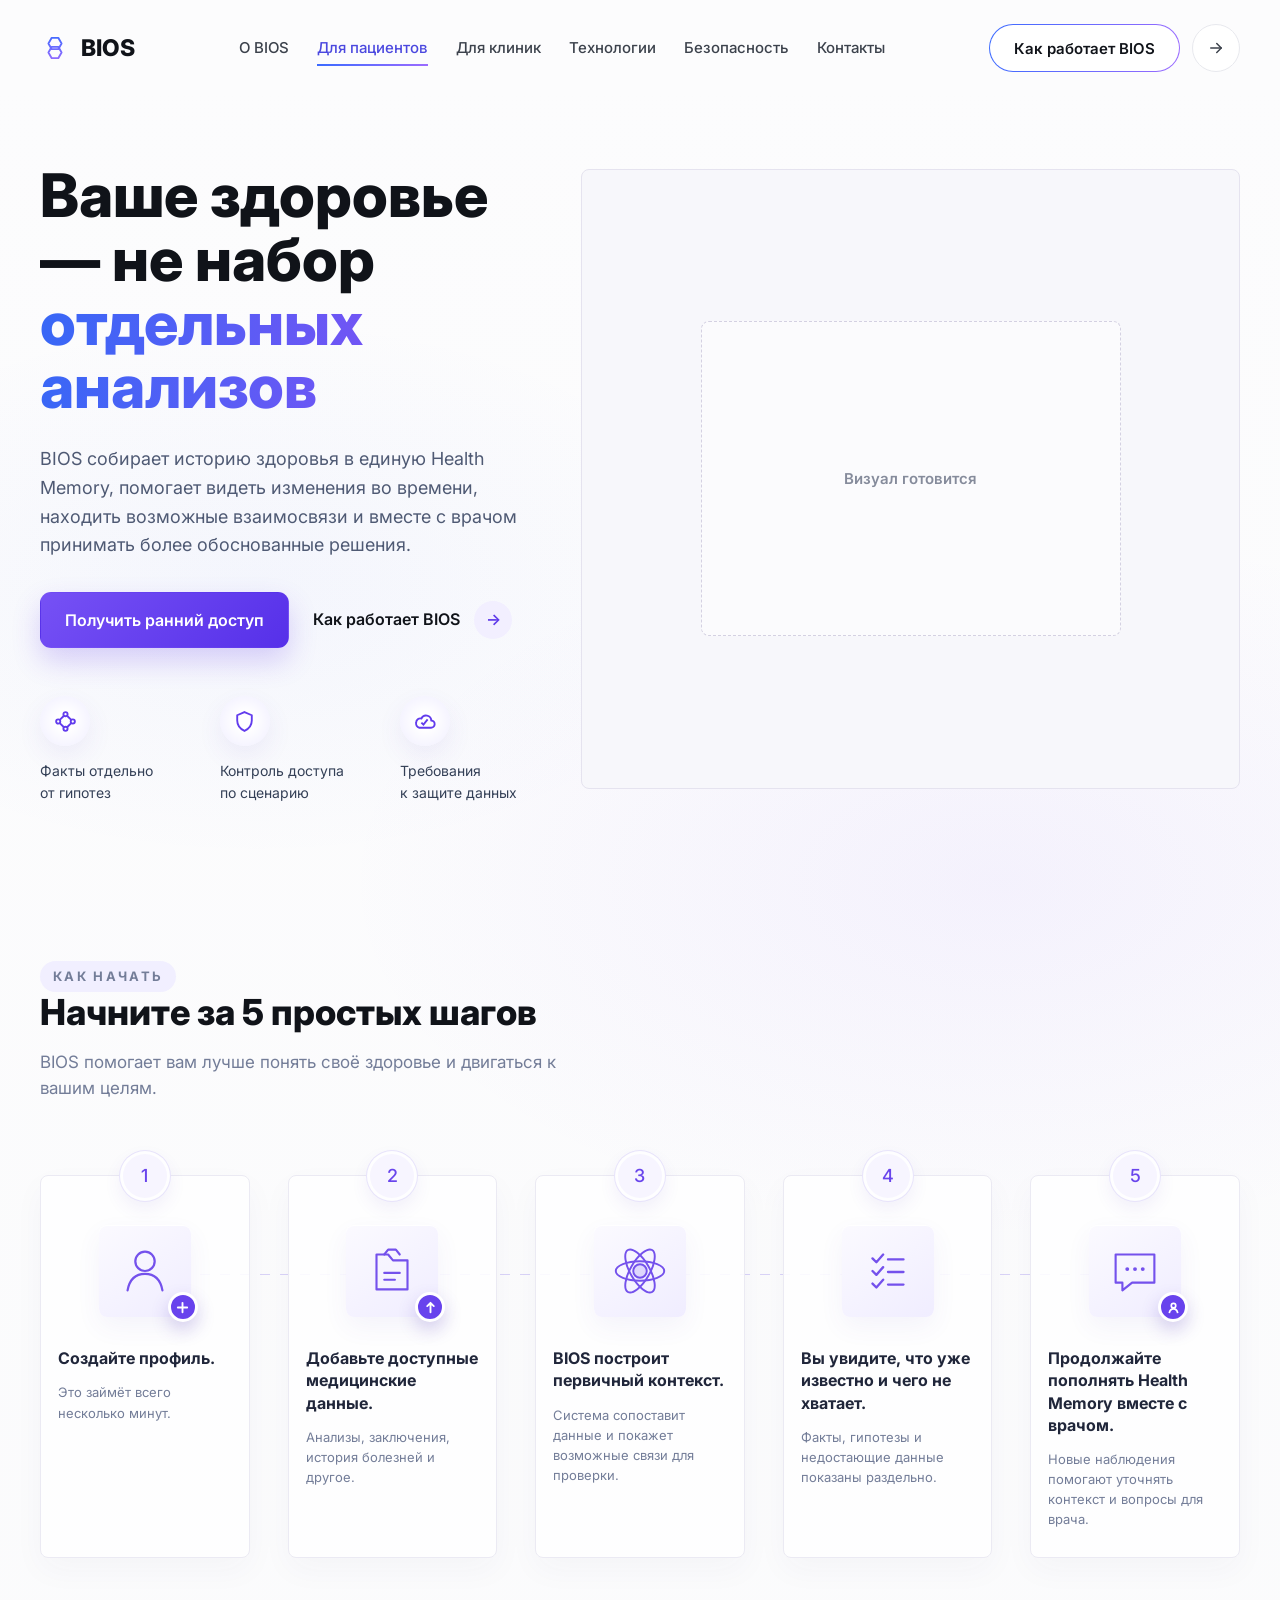
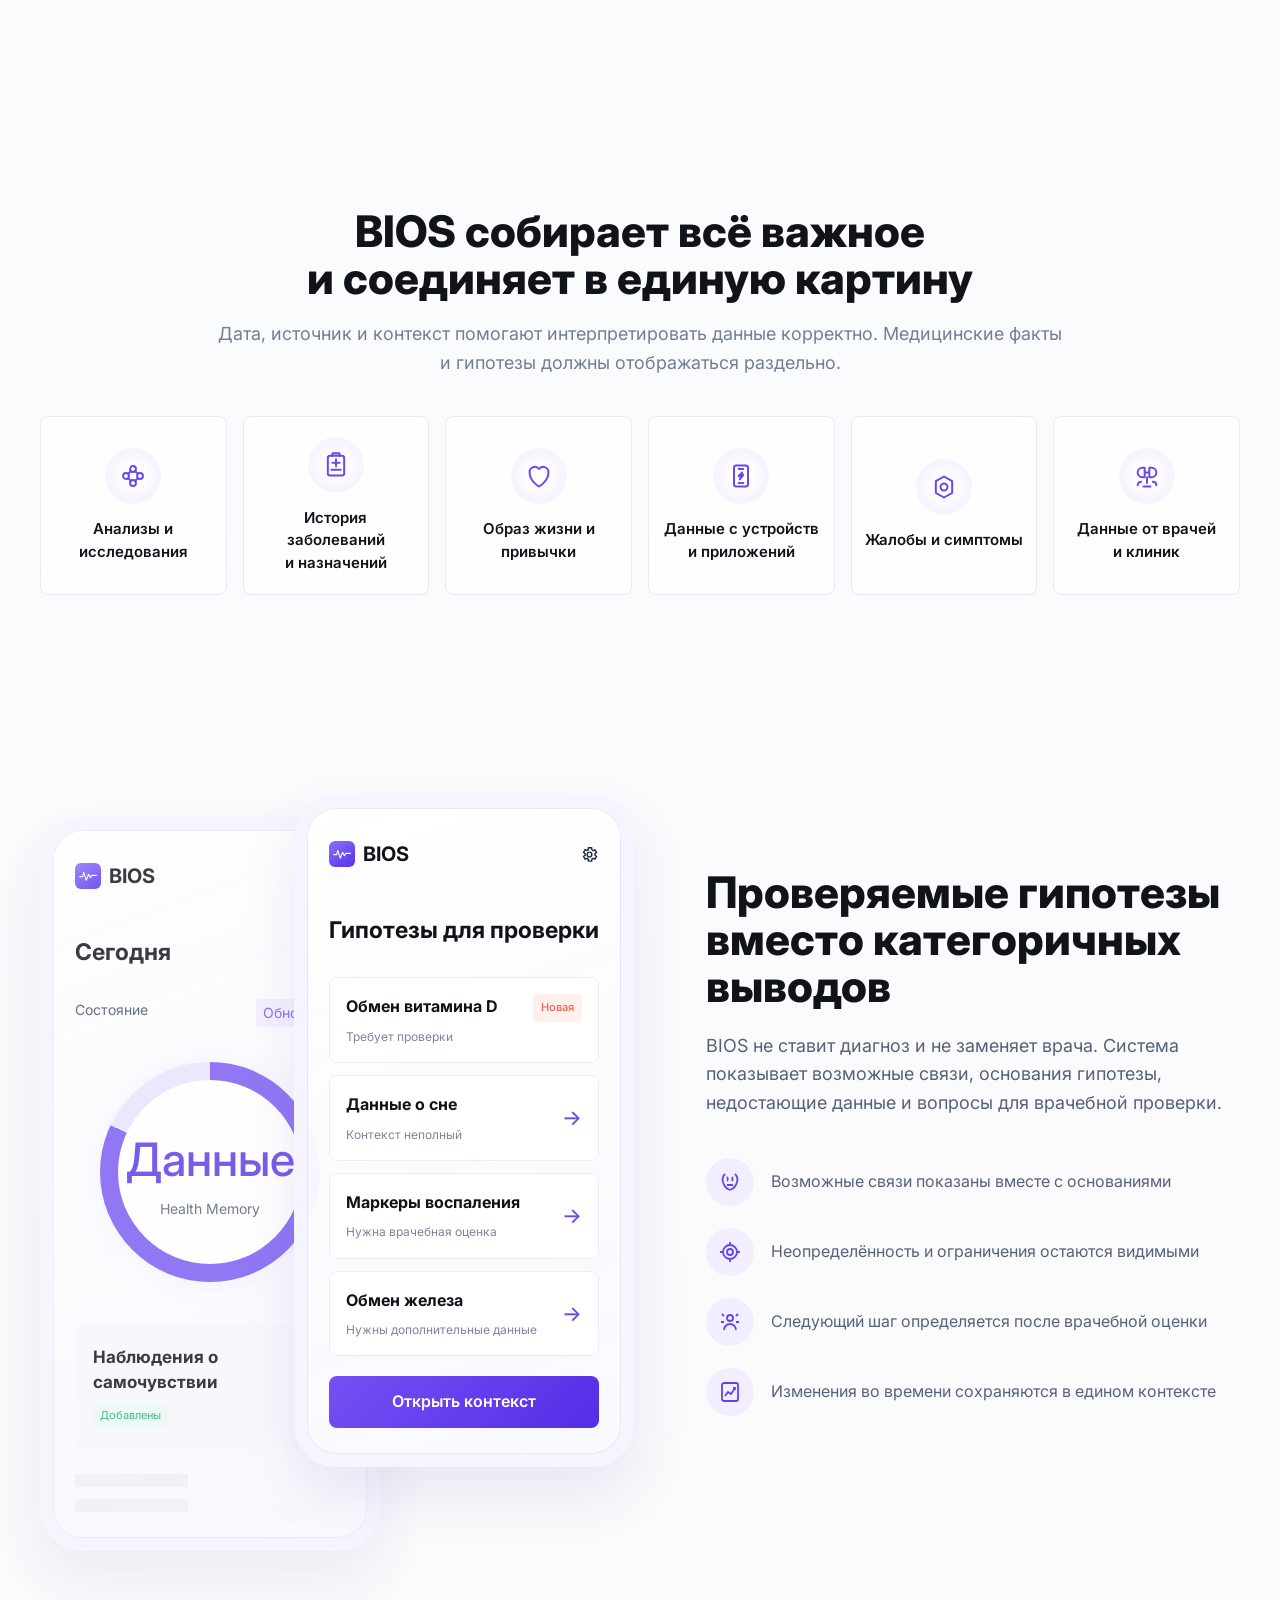
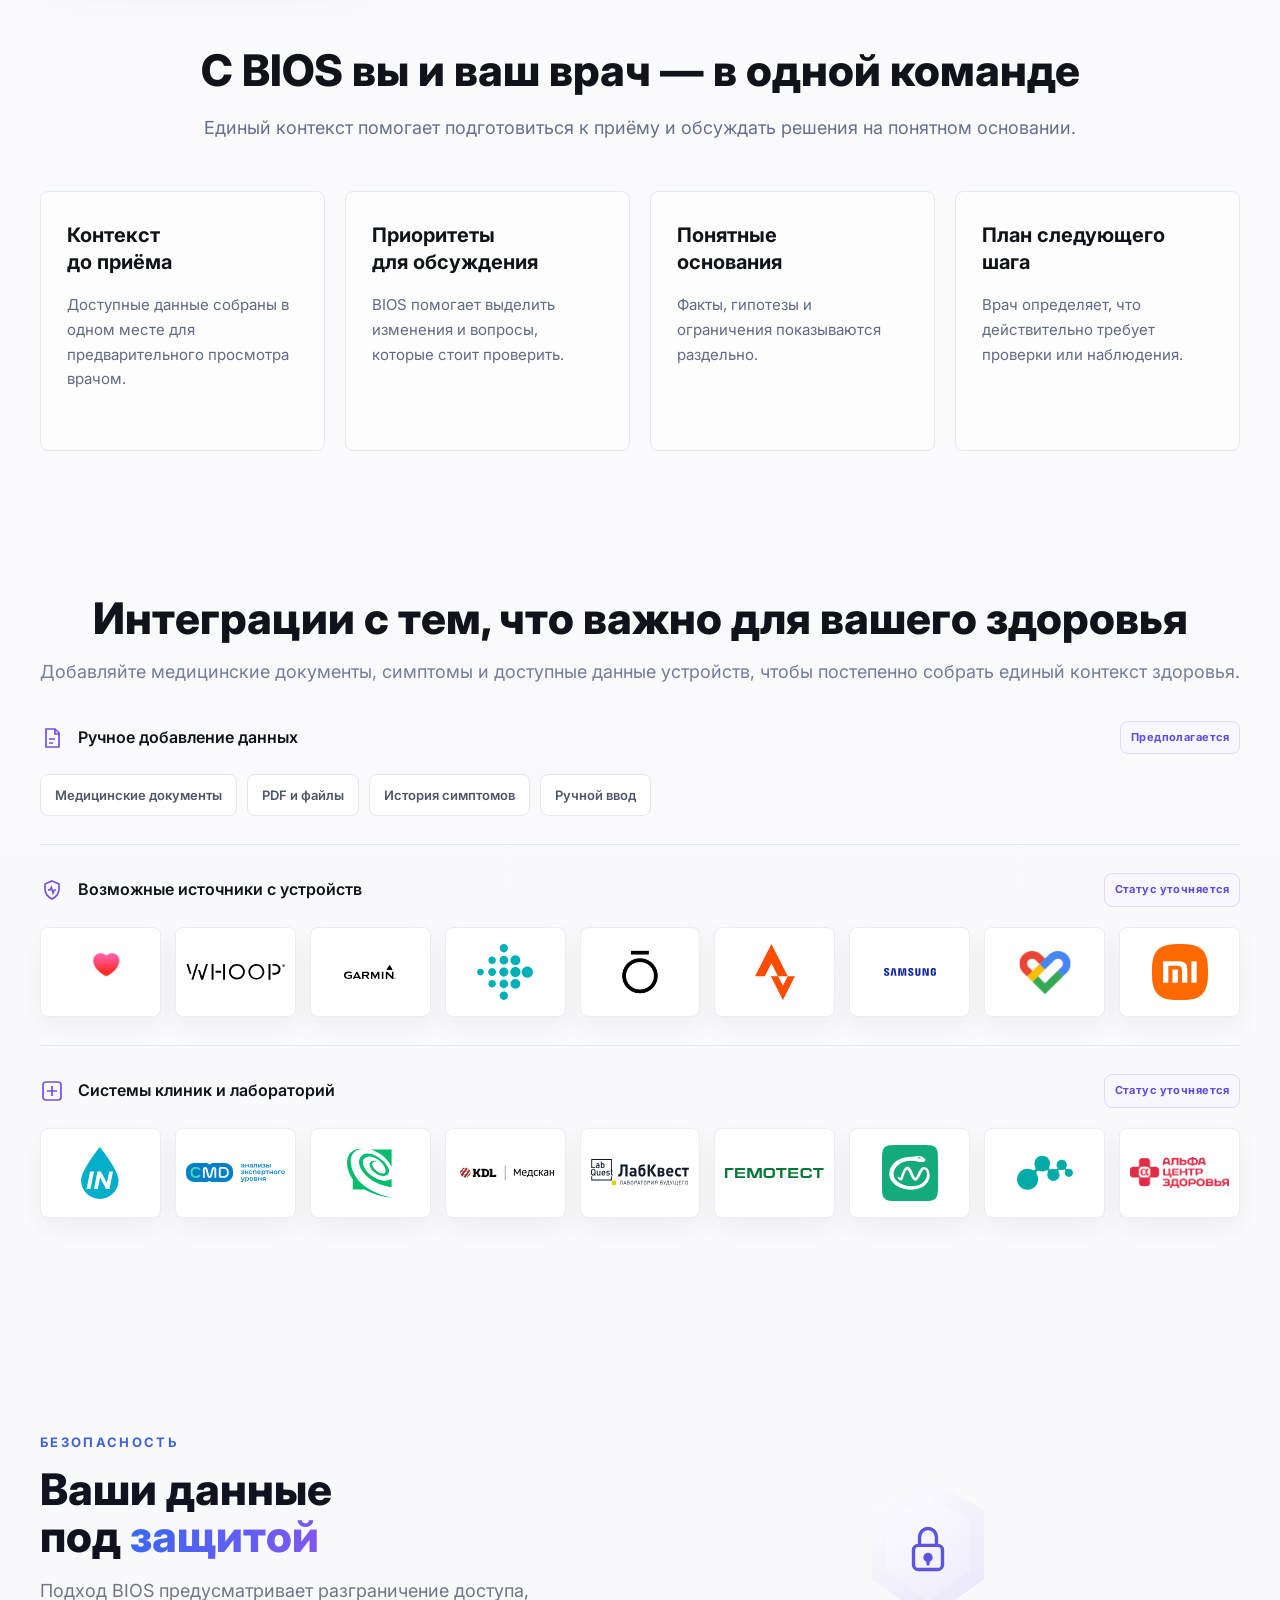
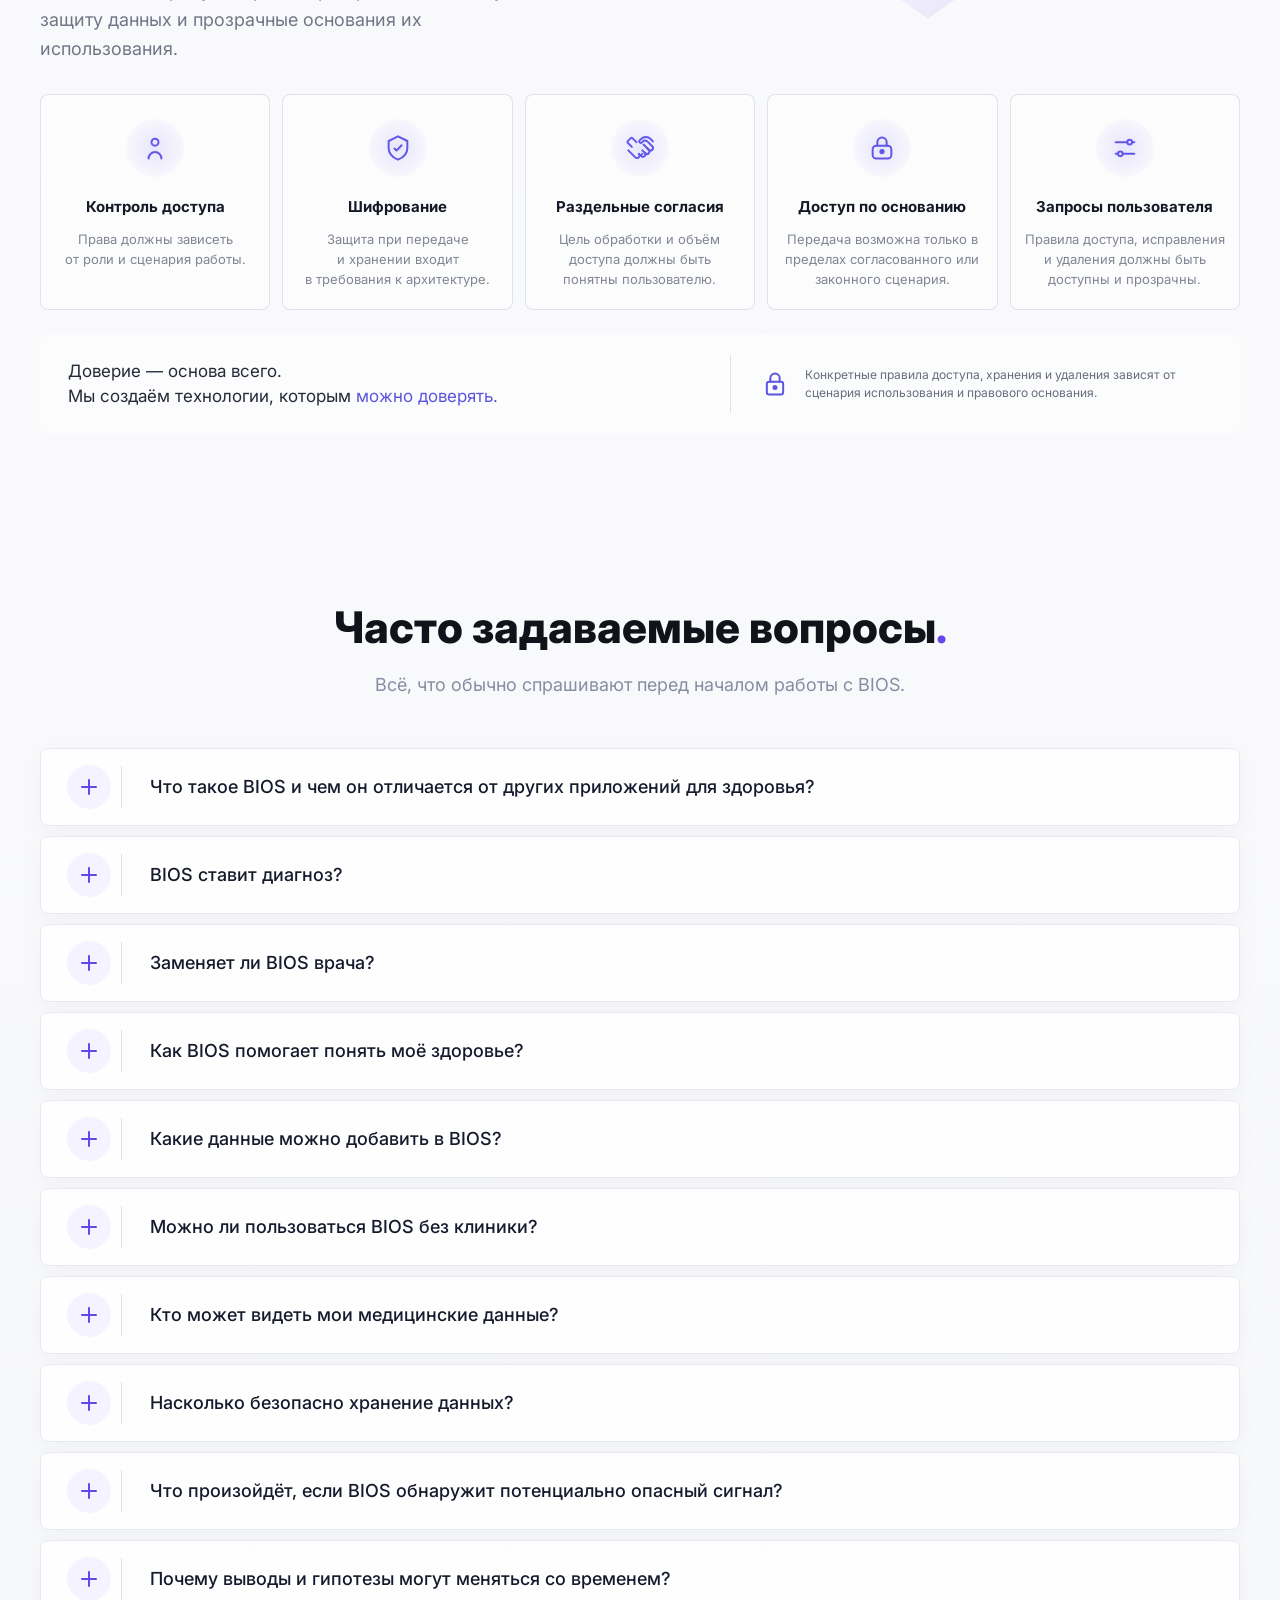
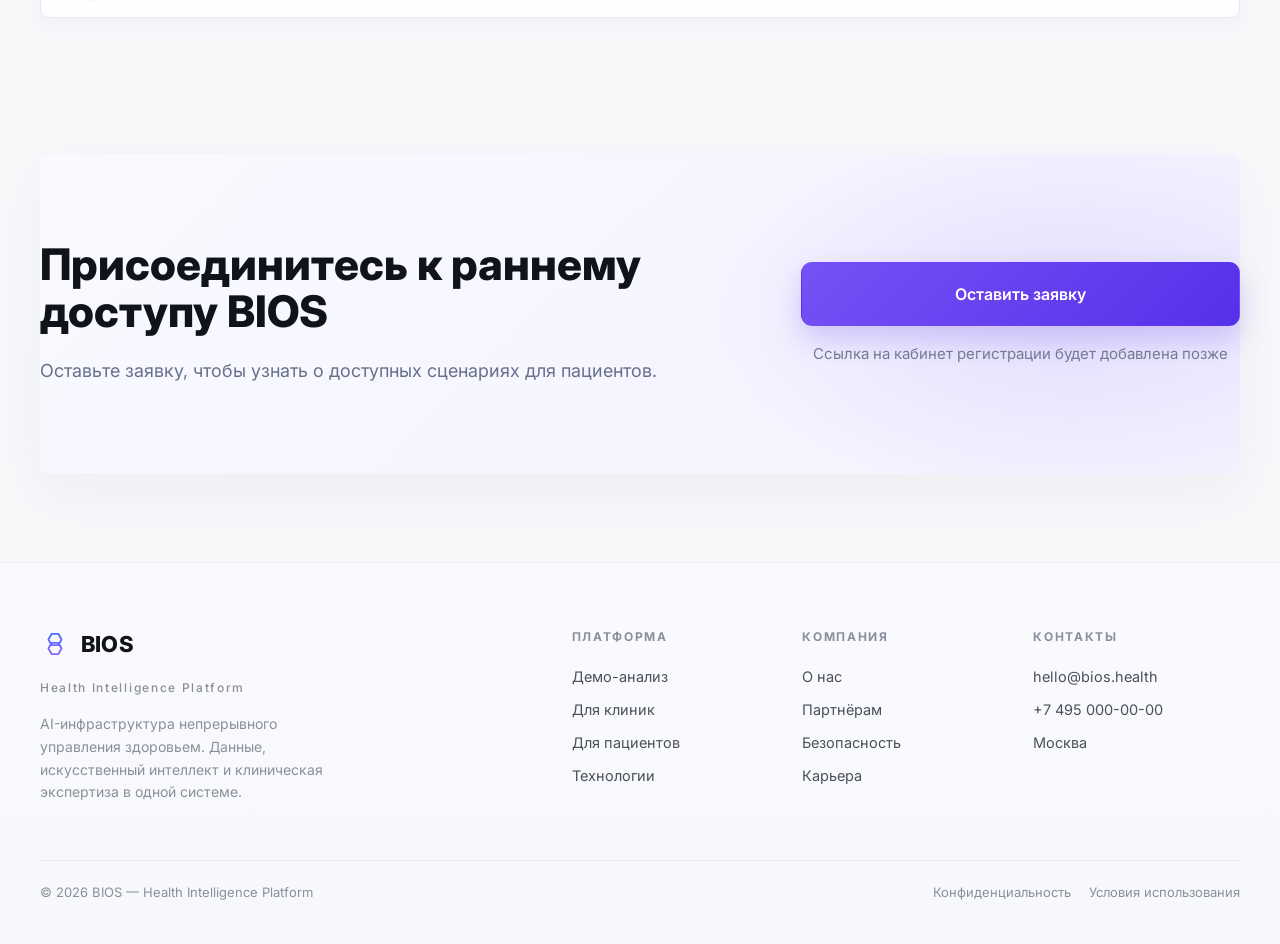
<file: patients.html>
<!DOCTYPE html>
<html lang="ru">
<head>
  <meta charset="UTF-8">
  <meta name="viewport" content="width=device-width, initial-scale=1.0">
  <title>BIOS для пациентов — понимание здоровья на новом уровне</title>
  <meta name="description" content="BIOS объединяет медицинские данные в Health Memory, помогает видеть динамику и готовить гипотезы для проверки вместе с врачом.">
  <link rel="preconnect" href="https://fonts.googleapis.com">
  <link rel="preconnect" href="https://fonts.gstatic.com" crossorigin>
  <link href="https://fonts.googleapis.com/css2?family=Inter:wght@400;500;600;700;800&amp;display=swap&amp;subset=cyrillic,latin" rel="stylesheet">
  <style>
    :root{
      --ink:#0f1424;
      --text:#4d5771;
      --muted:#7e879d;
      --line:#e7e9f2;
      --blue:#3f67f6;
      --violet:#7045f3;
      --violet-2:#8a65fa;
      --lavender:#f3f1ff;
      --green:#1faf78;
      --coral:#f1644d;
      --page:#fcfcff;
      --white:#fff;
      --wrap:min(1440px,calc(100% - 80px));
      --ease:cubic-bezier(.22,.61,.36,1);
    }

    *{box-sizing:border-box}
    html{scroll-behavior:smooth}
    body{
      margin:0;
      color:var(--ink);
      background:
        radial-gradient(900px 560px at 90% 8%,rgba(112,69,243,.06),transparent 68%),
        radial-gradient(760px 520px at 2% 15%,rgba(63,103,246,.035),transparent 72%),
        var(--page);
      font-family:'Inter',-apple-system,BlinkMacSystemFont,'Segoe UI',sans-serif;
      -webkit-font-smoothing:antialiased;
    }
    body.menu-open{overflow:hidden}
    a{color:inherit;text-decoration:none}
    button,input{font:inherit}
    svg{display:block}
    .wrap{width:var(--wrap);margin:0 auto}

    .site-header{
      position:relative;
      z-index:20;
      border-bottom:1px solid rgba(226,229,239,.86);
      background:rgba(255,255,255,.76);
      backdrop-filter:blur(18px);
    }
    .nav{
      display:grid;
      grid-template-columns:auto 1fr auto;
      align-items:center;
      min-height:104px;
      gap:36px;
    }
    .brand{display:inline-flex;align-items:center;gap:13px;font-size:26px;font-weight:800}
    .brand-mark{
      display:grid;
      width:44px;
      height:44px;
      place-items:center;
      border-radius:8px;
      color:#fff;
      background:linear-gradient(145deg,#8c71fb,#5630e9);
      box-shadow:0 9px 22px rgba(100,67,236,.24);
    }
    .brand-mark svg{width:28px;height:20px}
    .brand-main-mark{display:block;width:30px;height:30px;flex:none}
    .nav-links{display:flex;align-items:center;justify-content:center;gap:clamp(24px,3.1vw,52px)}
    .nav-links a{
      position:relative;
      padding:39px 0 36px;
      color:#273147;
      font-size:15px;
      font-weight:500;
      white-space:nowrap;
    }
    .nav-links a:hover,.nav-links a[aria-current="page"]{color:#5731e9}
    .nav-links a[aria-current="page"]::after{
      content:"";
      position:absolute;
      right:0;
      bottom:20px;
      left:0;
      height:2px;
      background:#6540ef;
    }
    .nav-actions{display:flex;align-items:center;gap:14px}
    .button{
      display:inline-flex;
      min-height:48px;
      align-items:center;
      justify-content:center;
      gap:10px;
      border:1px solid transparent;
      border-radius:8px;
      padding:0 24px;
      font-size:15px;
      font-weight:600;
      cursor:pointer;
      transition:transform .25s var(--ease),box-shadow .25s var(--ease),border-color .25s var(--ease);
    }
    .button:hover{transform:translateY(-2px)}
    .button-outline{border-color:#e2e5ee;background:rgba(255,255,255,.8)}
    .button-outline:hover{border-color:#cfd3e2;box-shadow:0 10px 24px rgba(34,42,78,.08)}
    .button-primary{
      color:#fff;
      background:linear-gradient(135deg,#7651f5,#5630e9);
      box-shadow:0 13px 28px rgba(94,55,232,.22);
    }
    .button-primary:hover{box-shadow:0 17px 34px rgba(94,55,232,.3)}
    .menu-button{
      display:none;
      width:46px;
      height:46px;
      border:1px solid var(--line);
      border-radius:8px;
      place-items:center;
      color:var(--ink);
      background:#fff;
      cursor:pointer;
    }
    .menu-button svg{width:22px;height:22px}

    .hero{overflow:hidden;padding:62px 0 76px}
    .hero-grid{
      position:relative;
      display:grid;
      grid-template-columns:minmax(440px,.82fr) minmax(560px,1.18fr);
      min-height:790px;
      align-items:center;
      gap:24px;
    }
    .hero-copy{position:relative;z-index:2;padding:28px 0 18px}
    .hero h1{
      max-width:610px;
      margin:0;
      font-size:clamp(52px,4.4vw,74px);
      font-weight:700;
      line-height:1.16;
      letter-spacing:0;
    }
    .gradient-text{
      display:block;
      color:transparent;
      background:linear-gradient(97deg,#3967f6 2%,#8050f4 78%);
      -webkit-background-clip:text;
      background-clip:text;
    }
    .hero-lead{
      max-width:570px;
      margin:32px 0 0;
      color:#4f5a74;
      font-size:20px;
      line-height:1.7;
    }
    .hero-actions{display:flex;align-items:center;gap:34px;margin-top:36px}
    .hero-actions .button-primary{min-width:264px;min-height:70px;font-size:17px}
    .text-link{display:inline-flex;align-items:center;gap:14px;font-weight:600}
    .text-link i{
      display:grid;
      width:38px;
      height:38px;
      place-items:center;
      border-radius:50%;
      color:#5e39ea;
      background:#f2efff;
      font-style:normal;
      transition:transform .25s var(--ease);
    }
    .text-link:hover i{transform:translateX(4px)}
    .hero-proof{display:grid;grid-template-columns:repeat(3,minmax(0,1fr));gap:30px;margin-top:64px}
    .proof-item{color:#344057;font-size:15px;line-height:1.55}
    .proof-icon{
      display:grid;
      width:54px;
      height:54px;
      margin-bottom:17px;
      place-items:center;
      border-radius:50%;
      color:#623ced;
      background:radial-gradient(circle,#fff 25%,#efedff 100%);
      box-shadow:0 10px 26px rgba(83,63,188,.08);
    }
    .proof-icon svg{width:28px;height:28px}
    .hero-visual{
      position:absolute;
      inset:0;
      z-index:1;
      min-width:0;
      pointer-events:none;
      overflow:hidden;
    }
    .hero-visual::before{
      content:"";
      position:absolute;
      inset:13% 4% 8% 4%;
      border-radius:50%;
      background:radial-gradient(circle,rgba(111,73,238,.12),rgba(111,73,238,.035) 45%,transparent 72%);
      filter:blur(24px);
    }
    .patient-three-stage{
      position:absolute;
      top:1.5%;
      right:-1%;
      bottom:0;
      width:60.5%;
      min-width:650px;
      pointer-events:auto;
      perspective:1400px;
    }
    .patient-three-composition{
      position:absolute;
      inset:0;
    }
    .patient-three-canvas{
      position:absolute;
      inset:0;
      z-index:1;
      display:block;
      width:100%;
      height:100%;
      touch-action:none;
      cursor:grab;
    }
    .patient-three-canvas:active{cursor:grabbing}
    .patient-three-fallback{position:absolute;inset:0;z-index:0;width:100%;height:100%;object-fit:cover;opacity:0;pointer-events:none}
    .patient-three-composition.is-fallback .patient-three-fallback{opacity:1}
    .patient-hero-photo{
      position:absolute;
      inset:0;
      z-index:1;
      display:block;
      width:100%;
      height:100%;
      object-fit:cover;
      object-position:center;
      pointer-events:none;
    }
    .vector-panel{
      position:absolute;
      z-index:3;
      pointer-events:none;
      display:flex;
      flex-direction:column;
      justify-content:center;
      width:174px;
      min-height:144px;
      padding:18px 20px;
      border:1px solid rgba(128,105,238,.25);
      border-radius:8px;
      color:#6442df;
      background:rgba(255,255,255,.58);
      box-shadow:0 16px 36px rgba(83,66,172,.08),inset 0 1px 0 rgba(255,255,255,.8);
      backdrop-filter:blur(8px);
      --panel-rx:0deg;
      --panel-ry:0deg;
      animation:panelFloat 7s ease-in-out infinite;
      transform-origin:center;
    }
    .vector-panel svg{width:100%;height:48px}
    .vector-panel strong{display:block;margin-top:8px;font-size:11px;font-weight:600}
    .vector-panel small{display:block;margin-top:3px;color:#7b8194;font-size:9px}
    .panel-status{top:6.7%;left:14.5%;--panel-rx:1deg;--panel-ry:7deg}
    .panel-analytics{top:8%;right:11.4%;--panel-rx:1deg;--panel-ry:-7deg;animation-delay:-1.4s}
    .panel-memory{top:32.3%;left:8.5%;width:238px;min-height:146px;--panel-rx:1deg;--panel-ry:6deg;animation-delay:-2.8s}
    .panel-hypothesis{top:34%;right:6.1%;width:178px;min-height:136px;--panel-rx:1deg;--panel-ry:-6deg;animation-delay:-4.2s}
    @keyframes panelFloat{
      0%,100%{transform:perspective(900px) rotateX(var(--panel-rx)) rotateY(var(--panel-ry)) translateY(0)}
      50%{transform:perspective(900px) rotateX(var(--panel-rx)) rotateY(var(--panel-ry)) translateY(-4px)}
    }

    .sources{padding:72px 0 110px}
    .sources-shell{
      padding:70px 34px 52px;
      border-radius:8px;
      background:linear-gradient(135deg,rgba(250,250,255,.92),rgba(246,247,253,.78));
      box-shadow:0 18px 70px rgba(56,63,105,.05);
    }
    .section-title{
      max-width:900px;
      margin:0 auto;
      text-align:center;
      font-size:clamp(38px,3.3vw,54px);
      line-height:1.25;
      font-weight:600;
      letter-spacing:0;
    }
    .sources-grid{display:grid;grid-template-columns:repeat(6,minmax(0,1fr));gap:20px;margin-top:66px}
    .source-card{
      display:grid;
      min-height:292px;
      place-items:center;
      align-content:center;
      gap:34px;
      padding:28px 17px;
      border:1px solid #e8e9f1;
      border-radius:8px;
      background:rgba(255,255,255,.7);
      text-align:center;
      transition:transform .3s var(--ease),box-shadow .3s var(--ease),border-color .3s var(--ease);
    }
    .source-card:hover{
      transform:translateY(-5px);
      border-color:#d8d3f6;
      box-shadow:0 18px 38px rgba(72,66,132,.09);
    }
    .source-icon{
      display:grid;
      width:82px;
      height:82px;
      place-items:center;
      border-radius:50%;
      color:#6b47ee;
      background:radial-gradient(circle,#fff 18%,#efedff 100%);
    }
    .source-icon svg{width:42px;height:42px}
    .source-card h3{margin:0;font-size:16px;line-height:1.65;font-weight:600}

    .integrations{padding:0 0 110px}
    .integrations-shell{
      padding:68px 70px 40px;
      border:1px solid #e7e8f1;
      border-radius:8px;
      background:linear-gradient(135deg,rgba(251,251,255,.96),rgba(247,248,254,.88));
    }
    .integrations-head{text-align:center}
    .integrations-head h2{
      margin:0;
      font-size:clamp(38px,3.25vw,54px);
      line-height:1.2;
      font-weight:600;
      letter-spacing:0;
    }
    .integrations-head p{margin:20px 0 0;color:#747d99;font-size:20px;line-height:1.5}
    .integration-group{margin-top:42px}
    .integration-group+.integration-group{margin-top:34px;padding-top:34px;border-top:1px solid #e6e8f1}
    .integration-label{display:flex;align-items:center;gap:14px;margin:0 0 28px;font-size:18px;font-weight:600}
    .integration-label svg{width:28px;height:28px;color:#7450eb;flex:none}
    .integration-logos{display:grid;gap:18px}
    .integration-logos.devices{grid-template-columns:repeat(9,minmax(0,1fr))}
    .integration-logos.clinics{grid-template-columns:repeat(9,minmax(0,1fr))}
    .integration-logo{
      display:flex;
      min-width:0;
      height:102px;
      align-items:center;
      justify-content:center;
      padding:14px 10px;
      border:1px solid #ececf3;
      border-radius:8px;
      color:#101423;
      background:#fff;
      box-shadow:0 10px 24px rgba(54,57,101,.055);
      text-align:center;
      transition:transform .25s var(--ease),border-color .25s var(--ease),box-shadow .25s var(--ease);
    }
    .integration-logo:hover{transform:translateY(-3px);border-color:#dcd8f6;box-shadow:0 14px 30px rgba(72,62,145,.09)}
    .integration-logo img{
      display:block;
      width:auto;
      max-width:100%;
      height:auto;
      max-height:58px;
      object-fit:contain;
    }
    .integration-logo img.logo-mark{width:56px;height:56px}
    .integration-logo img.logo-wide{width:min(100%,118px);max-height:52px}
    .integration-logo img.logo-oura{filter:invert(1)}

    .insights{padding:100px 0 120px}
    .insights-grid{
      display:grid;
      grid-template-columns:minmax(540px,1fr) minmax(470px,.94fr);
      align-items:center;
      gap:clamp(72px,8vw,130px);
    }
    .device-stage{position:relative;min-height:700px}
    .device{
      position:absolute;
      width:370px;
      min-height:650px;
      padding:34px 25px 28px;
      overflow:hidden;
      border:13px solid rgba(245,244,255,.98);
      border-radius:42px;
      background:linear-gradient(160deg,rgba(255,255,255,.98),rgba(248,248,254,.94));
      box-shadow:0 26px 56px rgba(91,74,170,.11),inset 0 0 0 1px #e8e8f3;
    }
    .device-back{top:0;left:0;opacity:.82}
    .device-front{right:0;bottom:0;z-index:2}
    .app-head{display:flex;align-items:center;justify-content:space-between;margin-bottom:42px}
    .app-logo{display:flex;align-items:center;gap:8px;font-weight:700;font-size:20px}
    .app-logo .brand-mark{width:26px;height:26px;border-radius:6px;box-shadow:none}
    .app-logo .brand-mark svg{width:18px;height:14px}
    .app-tools{display:flex;gap:18px;color:#202946}
    .app-tools svg{width:19px;height:19px}
    .app-title{margin:0 0 28px;font-size:23px;font-weight:700}
    .health-label{display:flex;justify-content:space-between;color:#45506c;font-size:14px}
    .health-label span{color:#7553ef;background:#f2efff;padding:3px 7px;border-radius:4px}
    .score-ring{
      display:grid;
      width:220px;
      height:220px;
      margin:35px auto 42px;
      place-items:center;
      border-radius:50%;
      background:conic-gradient(#7b5bf2 0 82%,#e8e5fb 82% 100%);
      box-shadow:0 0 32px rgba(112,77,238,.08);
    }
    .score-ring::before{content:"";width:184px;height:184px;border-radius:50%;background:#fff}
    .score-copy{position:absolute;text-align:center}
    .score-copy strong{display:block;color:#5d39e5;font-size:46px;font-weight:500}
    .score-copy span{color:#58617a;font-size:14px}
    .risk-card{padding:21px 18px;border-radius:8px;background:#f8f8fd}
    .risk-card strong{display:block;max-width:190px;font-size:17px;line-height:1.45}
    .status{display:inline-block;margin-top:8px;padding:4px 7px;border-radius:4px;color:var(--green);background:#eaf9f3;font-size:11px}
    .soft-rows{display:grid;gap:12px;margin-top:25px;opacity:.4}
    .soft-row{height:13px;border-radius:3px;background:linear-gradient(90deg,#dedfec 42%,transparent 42%)}
    .hypothesis-list{display:grid;gap:12px}
    .hypothesis{
      display:grid;
      grid-template-columns:1fr auto;
      gap:8px;
      align-items:center;
      min-height:84px;
      padding:16px;
      border:1px solid #ececf4;
      border-radius:8px;
      background:#fff;
    }
    .hypothesis strong{font-size:16px;line-height:1.3}
    .hypothesis small{display:block;margin-top:7px;color:#7d859a;font-size:12px}
    .hypothesis b{color:#6f47ef;font-size:21px;font-weight:500}
    .hypothesis .new{align-self:start;color:var(--coral);background:#fff0ec;padding:5px 8px;border-radius:4px;font-size:11px;font-weight:500}
    .app-button{width:100%;min-height:52px;margin-top:20px;border:0;border-radius:8px;color:#fff;background:linear-gradient(135deg,#7450f4,#542de7);font-weight:600}
    .insights-copy h2{margin:0;font-size:clamp(42px,3.7vw,60px);line-height:1.18;font-weight:600}
    .insights-lead{margin:30px 0 0;color:#56617a;font-size:20px;line-height:1.55}
    .benefits{display:grid;gap:30px;margin-top:54px}
    .benefit{display:grid;grid-template-columns:52px 1fr;align-items:center;gap:20px;color:#58627a;font-size:18px;line-height:1.45}
    .benefit-icon{
      display:grid;
      width:52px;
      height:52px;
      place-items:center;
      border-radius:50%;
      color:#6841eb;
      background:#f1efff;
    }
    .benefit-icon svg{width:27px;height:27px}

    .security{padding:86px 0 112px}
    .security-shell{
      display:grid;
      grid-template-columns:minmax(0,1fr) minmax(420px,.9fr);
      min-height:540px;
      align-items:center;
      gap:70px;
      padding:64px 72px;
      overflow:hidden;
      border-radius:8px;
      background:
        radial-gradient(520px 320px at 83% 48%,rgba(113,78,240,.13),transparent 72%),
        linear-gradient(135deg,#fafaff,#f5f4ff);
      box-shadow:0 22px 70px rgba(71,66,126,.06);
    }
    .security-copy h2{margin:0;font-size:clamp(38px,3vw,52px);line-height:1.2;font-weight:600}
    .security-copy>p{margin:23px 0 0;color:#59637c;font-size:20px;line-height:1.55}
    .security-list{display:grid;gap:22px;margin-top:48px}
    .security-point{display:grid;grid-template-columns:40px 1fr;align-items:center;gap:16px;color:#59637c;font-size:18px;line-height:1.4}
    .security-more{display:inline-flex;align-items:center;gap:12px;margin-top:34px;color:#5f43e6;font-size:16px;font-weight:700}
    .security-more i{display:grid;width:34px;height:34px;place-items:center;border-radius:50%;background:#f0edff;font-style:normal;transition:transform .25s var(--ease)}
    .security-more:hover i{transform:translateX(4px)}
    .security-check{
      display:grid;
      width:40px;
      height:40px;
      place-items:center;
      border-radius:50%;
      color:#623cf0;
      background:#efedff;
    }
    .security-check svg{width:20px;height:20px}
    .security-visual{position:relative;display:grid;min-height:390px;place-items:center}
    .security-orbits{position:absolute;inset:0;width:100%;height:100%;overflow:visible}
    .security-orbits ellipse{fill:none;stroke:#8d78f2;stroke-width:1.3;opacity:.42}
    .security-orbits circle{fill:#8063ee;filter:drop-shadow(0 0 9px rgba(112,75,239,.42))}
    .shield-visual{
      position:relative;
      display:grid;
      width:250px;
      height:290px;
      place-items:center;
      filter:drop-shadow(0 25px 24px rgba(93,68,210,.18));
    }
    .shield-visual::before{
      content:"";
      position:absolute;
      inset:0;
      clip-path:polygon(50% 0,91% 17%,87% 68%,50% 100%,13% 68%,9% 17%);
      background:linear-gradient(150deg,rgba(255,255,255,.9),rgba(173,158,250,.72));
      box-shadow:inset 0 0 0 12px rgba(255,255,255,.38);
    }
    .lock-visual{
      position:relative;
      width:108px;
      height:96px;
      margin-top:35px;
      border-radius:18px;
      background:linear-gradient(150deg,#7957f6,#4e29dd);
      box-shadow:0 18px 30px rgba(73,43,208,.25),inset 0 1px 0 rgba(255,255,255,.3);
    }
    .lock-visual::before{
      content:"";
      position:absolute;
      top:-66px;
      left:25px;
      width:58px;
      height:72px;
      border:13px solid #6742eb;
      border-bottom:0;
      border-radius:36px 36px 0 0;
    }
    .lock-visual::after{
      content:"";
      position:absolute;
      top:34px;
      left:48px;
      width:13px;
      height:31px;
      border-radius:9px;
      background:linear-gradient(#c8bcff 0 45%,#ac9cf8 45%);
      clip-path:polygon(50% 0,100% 35%,72% 49%,72% 100%,28% 100%,28% 49%,0 35%);
    }

    .patient-security{padding:48px 0 64px;overflow:hidden}
    .patient-security-shell{
      padding:40px 48px 34px;
      border:1px solid rgba(228,229,239,.9);
      border-radius:8px;
      background:linear-gradient(135deg,rgba(250,251,255,.98),rgba(247,247,253,.9));
      box-shadow:0 22px 70px rgba(71,66,126,.05);
    }
    .patient-security .bios-security-head{display:grid;grid-template-columns:minmax(0,.92fr) minmax(300px,1.08fr);gap:44px;align-items:center}
    .patient-security .bios-kicker{margin:0 0 15px;color:#3f61db;font-size:12px;font-weight:700;letter-spacing:.22em;text-transform:uppercase}
    .patient-security .bios-heading{max-width:600px;margin:0;color:#10131f;font-size:clamp(40px,3.6vw,52px);font-weight:800;line-height:1.04;letter-spacing:0}
    .patient-security .bios-heading .accent{color:transparent;background:linear-gradient(100deg,#3768f5,#8157ef);-webkit-background-clip:text;background-clip:text}
    .patient-security .bios-intro{max-width:520px;margin:18px 0 0;color:#707687;font-size:15px;line-height:1.55}
    .patient-security .bios-shield-visual{position:relative;display:grid;min-height:160px;place-items:center;isolation:isolate}
    .patient-security .bios-shield-core{position:relative;z-index:1;display:grid;width:140px;height:140px;place-items:center;clip-path:polygon(50% 0,90% 22%,90% 72%,50% 100%,10% 72%,10% 22%);color:#5c55df;background:linear-gradient(145deg,rgba(255,255,255,.95),rgba(119,94,238,.14));box-shadow:0 28px 46px rgba(93,74,207,.16);animation:patientLockCore 8s cubic-bezier(.22,.61,.36,1) infinite}
    .patient-security .bios-shield-core::before{content:"";position:absolute;inset:18px;clip-path:inherit;border:1px solid rgba(255,255,255,.9);background:rgba(255,255,255,.2)}
    .patient-security .bios-shield-core::after{content:"";position:absolute;inset:0;z-index:0;clip-path:inherit;opacity:0;background:radial-gradient(circle at 50% 50%,rgba(126,106,255,.32),rgba(112,92,239,.1) 42%,transparent 72%);animation:patientLockPanel 8s ease-in-out infinite}
    .patient-security .bios-shield-core svg{position:relative;z-index:1;width:58px;height:58px;overflow:visible}
    .patient-security .bios-lock-shackle{transform-box:fill-box;transform-origin:100% 100%;animation:patientLockShackle 8s cubic-bezier(.22,.61,.36,1) infinite}
    .patient-security .bios-lock-body{transform-box:fill-box;transform-origin:center;animation:patientLockBody 8s ease-in-out infinite}
    @keyframes patientLockShackle{0%,18%{transform:rotate(30deg)}24%{transform:rotate(8deg)}27%{transform:rotate(-2deg)}30%,88%{transform:rotate(0)}96%,100%{transform:rotate(30deg)}}
    @keyframes patientLockCore{0%,23%,100%{transform:scale(1);filter:drop-shadow(0 0 0 rgba(91,86,226,0))}26%{transform:scale(.975)}31%{transform:scale(1.025);filter:drop-shadow(0 20px 28px rgba(91,86,226,.46))}38%,84%{transform:scale(1);filter:drop-shadow(0 17px 30px rgba(91,86,226,.36))}92%{filter:drop-shadow(0 6px 12px rgba(91,86,226,.08))}}
    @keyframes patientLockBody{0%,27%,92%,100%{filter:drop-shadow(0 0 0 rgba(91,86,226,0))}32%,86%{filter:drop-shadow(0 0 8px rgba(91,86,226,.82))}}
    @keyframes patientLockPanel{0%,29%,93%,100%{opacity:0}34%,88%{opacity:1}}
    .patient-security .bios-security-grid{display:grid;grid-template-columns:repeat(5,minmax(0,1fr));gap:12px;margin-top:30px}
    .patient-security .bios-security-card{min-height:210px;padding:24px 14px 20px;border:1px solid rgba(221,224,235,.9);border-radius:8px;background:rgba(255,255,255,.5);text-align:center}
    .patient-security .bios-security-icon{display:grid;width:58px;height:58px;margin:0 auto 21px;place-items:center;border-radius:50%;color:#6257e9;background:radial-gradient(circle,rgba(109,91,237,.14),rgba(255,255,255,.74))}
    .patient-security .bios-security-icon svg{width:28px;height:28px}
    .patient-security .bios-security-card h3{margin:0 0 12px;color:#151927;font-size:15px;line-height:1.25;font-weight:700}
    .patient-security .bios-security-card p{margin:0;color:#818695;font-size:13px;line-height:1.55}
    .patient-security .bios-security-note{display:grid;grid-template-columns:minmax(0,1.4fr) 1px minmax(0,1fr);gap:30px;align-items:center;margin-top:24px;padding:21px 28px;border-radius:8px;background:rgba(255,255,255,.52)}
    .patient-security .bios-security-note .main{margin:0;color:#252a38;font-size:17px;line-height:1.5}
    .patient-security .bios-security-note .main .accent{color:#5c55dc}
    .patient-security .bios-security-note .divider{width:1px;height:58px;background:#e1e3ec}
    .patient-security .bios-security-note .law{display:flex;gap:16px;align-items:center;margin:0;color:#676d7c;font-size:12px;line-height:1.5}
    .patient-security .bios-security-note .law svg{flex:0 0 28px;color:#5b56e2}
    @media (max-width:980px){.patient-security .bios-security-head{grid-template-columns:1fr}.patient-security .bios-security-grid{grid-template-columns:repeat(2,minmax(0,1fr))}}
    @media (max-width:720px){.patient-security{padding:56px 0 72px}.patient-security-shell{padding:38px 18px}.patient-security .bios-heading{font-size:36px}.patient-security .bios-intro{font-size:15px}.patient-security .bios-shield-visual{min-height:190px}.patient-security .bios-security-grid{grid-template-columns:1fr}.patient-security .bios-security-card{min-height:0}.patient-security .bios-security-note{grid-template-columns:1fr;gap:20px;padding:24px 18px;text-align:center}.patient-security .bios-security-note .divider{width:100%;height:1px}.patient-security .bios-security-note .law{justify-content:center;text-align:left}}
    @media (max-width:390px){.patient-security .bios-heading{font-size:32px}.patient-security .bios-security-note .main{font-size:16px}}

    .care{padding:92px 0 118px}
    .care-head{text-align:center}
    .care-head h2{margin:0;font-size:clamp(40px,3.4vw,56px);line-height:1.2;font-weight:600}
    .care-head p{margin:24px 0 0;color:#66708a;font-size:20px}
    .care-grid{display:grid;grid-template-columns:repeat(4,minmax(0,1fr));gap:26px;margin-top:66px}
    .care-card{
      min-height:430px;
      padding:42px 32px;
      border:1px solid #e6e8f0;
      border-radius:8px;
      background:rgba(255,255,255,.7);
      transition:transform .3s var(--ease),box-shadow .3s var(--ease),border-color .3s var(--ease);
    }
    .care-card:hover{transform:translateY(-5px);border-color:#d7d2f6;box-shadow:0 20px 44px rgba(64,62,110,.08)}
    .care-icon{
      display:grid;
      width:78px;
      height:78px;
      place-items:center;
      border-radius:50%;
      color:#6742ec;
      background:radial-gradient(circle,#fff 18%,#efedff 100%);
    }
    .care-icon svg{width:39px;height:39px}
    .care-card h3{margin:32px 0 0;font-size:25px;line-height:1.45;font-weight:600}
    .care-card p{margin:26px 0 0;color:#606a82;font-size:17px;line-height:1.7}

    .start{padding:44px 0 104px}
    .start-shell{
      display:grid;
      grid-template-columns:minmax(0,1fr) minmax(360px,.7fr);
      align-items:center;
      gap:70px;
      min-height:390px;
      padding:68px 78px;
      border-radius:8px;
      background:
        radial-gradient(500px 260px at 85% 48%,rgba(111,75,239,.13),transparent 74%),
        linear-gradient(135deg,#f9f9ff,#f3f2ff);
      box-shadow:0 20px 60px rgba(70,64,126,.05);
    }
    .start-copy h2{margin:0;font-size:clamp(40px,3.4vw,58px);line-height:1.25;font-weight:600}
    .start-copy p{max-width:700px;margin:28px 0 0;color:#67718a;font-size:20px;line-height:1.65}
    .start-action{text-align:center}
    .start-action .button{width:100%;min-height:82px;font-size:22px}
    .start-action p{margin:22px 0 0;color:#727b92;font-size:17px}

    .site-footer{padding:20px 0 70px}
    .footer-shell{
      padding:62px 64px 36px;
      border-radius:8px;
      background:rgba(249,249,255,.82);
      box-shadow:0 18px 60px rgba(70,64,126,.04);
    }
    .footer-grid{display:grid;grid-template-columns:1.25fr repeat(3,.8fr);gap:70px}
    .footer-brand .brand{font-size:25px}
    .footer-brand p{max-width:350px;margin:32px 0 0;color:#59637c;font-size:16px;line-height:1.65}
    .socials{display:flex;gap:14px;margin-top:34px}
    .social{
      display:grid;
      width:54px;
      height:54px;
      place-items:center;
      border:1px solid #e3e5ee;
      border-radius:50%;
      color:#6542eb;
      background:#fff;
    }
    .social svg{width:25px;height:25px}
    .footer-column h3{margin:10px 0 30px;font-size:18px;font-weight:600}
    .footer-column nav{display:grid;gap:23px}
    .footer-column a{color:#5c6680;font-size:16px;line-height:1.35}
    .footer-column a:hover{color:#5d37e8}
    .footer-bottom{display:flex;justify-content:space-between;gap:24px;margin-top:54px;padding-top:30px;border-top:1px solid #e3e5ed;color:#616b83;font-size:15px}
    .footer-heart{color:#6641ec}

    .reveal{opacity:0;transform:translateY(24px);transition:opacity .75s var(--ease),transform .75s var(--ease)}
    .reveal.is-visible{opacity:1;transform:none}

    @media (max-width:1180px){
      :root{--wrap:min(100% - 48px,1180px)}
      .nav-links{gap:22px}
      .nav-links a:nth-last-child(-n+2){display:none}
      .hero-grid{grid-template-columns:minmax(390px,.9fr) minmax(480px,1.1fr);min-height:720px}
      .hero-proof{gap:18px}
      .sources-grid{grid-template-columns:repeat(3,minmax(0,1fr))}
      .source-card{min-height:250px}
      .integrations-shell{padding-right:44px;padding-left:44px}
      .integration-logos{grid-template-columns:none!important;grid-auto-flow:column;grid-auto-columns:112px;overflow-x:auto;padding:0 2px 12px;scroll-snap-type:x proximity;scrollbar-width:none}
      .integration-logos::-webkit-scrollbar{display:none}
      .integration-logo{scroll-snap-align:start}
      .insights-grid{grid-template-columns:minmax(500px,1fr) minmax(380px,.8fr);gap:56px}
      .device{width:340px;min-height:620px}
      .device-stage{min-height:670px}
      .care-grid{grid-template-columns:repeat(2,minmax(0,1fr))}
      .care-card{min-height:350px}
      .footer-grid{grid-template-columns:1.1fr repeat(3,.8fr);gap:38px}
    }
    @media (max-width:920px){
      :root{--wrap:min(100% - 40px,760px)}
      .nav{grid-template-columns:1fr auto;min-height:82px}
      .nav-links,.nav-actions{display:none}
      .menu-button{display:grid}
      .nav-links.is-open{
        position:fixed;
        inset:82px 0 0;
        display:flex;
        flex-direction:column;
        align-items:flex-start;
        justify-content:flex-start;
        gap:0;
        padding:28px 24px;
        background:#fff;
      }
      .nav-links.is-open a,.nav-links.is-open a:nth-last-child(-n+2){display:block;width:100%;padding:18px 0;border-bottom:1px solid var(--line)}
      .nav-links.is-open a::after{display:none}
      .hero{padding-top:42px}
      .hero-grid{grid-template-columns:1fr;min-height:0}
      .hero-copy{text-align:center}
      .hero h1,.hero-lead{margin-right:auto;margin-left:auto}
      .hero-actions{justify-content:center}
      .hero-proof{text-align:left}
      .hero-visual{position:relative;inset:auto;min-height:650px;order:2}
      .patient-three-stage{top:0;right:50%;bottom:0;width:min(100%,720px);min-width:0;transform:translateX(50%)}
      .sources{padding-top:30px}
      .sources-shell{padding:56px 24px 32px}
      .sources-grid{grid-template-columns:repeat(2,minmax(0,1fr));margin-top:46px}
      .insights{padding-top:70px}
      .insights-grid{grid-template-columns:1fr}
      .device-stage{width:min(100%,620px);margin:0 auto}
      .insights-copy{max-width:700px;margin:0 auto;text-align:center}
      .benefits{width:min(100%,620px);margin-right:auto;margin-left:auto;text-align:left}
      .security-shell{grid-template-columns:1fr;padding:58px 46px;text-align:center}
      .security-list{width:min(100%,600px);margin-right:auto;margin-left:auto;text-align:left}
      .security-visual{min-height:360px}
      .care-grid{gap:20px}
      .start-shell{grid-template-columns:1fr;text-align:center}
      .start-copy p{margin-right:auto;margin-left:auto}
      .start-action{width:min(100%,520px);margin:0 auto}
      .footer-grid{grid-template-columns:repeat(2,minmax(0,1fr))}
    }
    @media (max-width:620px){
      :root{--wrap:calc(100% - 32px)}
      .brand{font-size:22px}.brand-mark{width:38px;height:38px}
      .hero{padding:32px 0 52px}
      .hero h1{font-size:40px;line-height:1.16}
      .hero-lead{font-size:17px;line-height:1.6}
      .hero-actions{flex-direction:column;gap:20px}
      .hero-actions .button-primary{width:100%;min-width:0}
      .hero-proof{grid-template-columns:1fr;gap:25px;margin-top:46px}
      .proof-item{display:grid;grid-template-columns:54px 1fr;align-items:center;gap:16px}
      .proof-icon{margin:0}
      .hero-visual{min-height:480px}
      .patient-three-stage{width:128%}
      .vector-panel{width:130px;min-height:88px;padding:11px}
      .vector-panel svg{height:34px}
      .panel-status{top:13%;left:12%}.panel-analytics{top:14%;right:12%}
      .panel-memory{top:40%;left:11.5%;width:148px;min-height:96px}.panel-hypothesis{top:41%;right:11.2%;width:136px;min-height:92px}
      .sources{padding-bottom:76px}
      .sources-shell{padding:44px 16px 18px}
      .section-title{font-size:32px}
      .sources-grid{grid-template-columns:1fr;gap:12px;margin-top:36px}
      .source-card{grid-template-columns:66px 1fr;min-height:112px;gap:18px;padding:20px;text-align:left}
      .source-icon{width:66px;height:66px}.source-icon svg{width:34px;height:34px}
      .source-card h3{font-size:15px}
      .integrations{padding-bottom:76px}
      .integrations-shell{padding:42px 18px 30px}
      .integrations-head h2{font-size:32px}
      .integrations-head p{margin-top:14px;font-size:16px}
      .integration-group{margin-top:34px}
      .integration-group+.integration-group{margin-top:25px;padding-top:25px}
      .integration-label{margin-bottom:20px;font-size:16px}
      .integration-label svg{width:24px;height:24px}
      .integration-logos{grid-auto-columns:104px;gap:12px}
      .integration-logo{height:90px;padding:12px 8px}
      .insights{padding:70px 0 90px}
      .device-stage{min-height:590px;transform:scale(.82);transform-origin:top center;margin-bottom:-40px}
      .device{width:320px;min-height:590px;padding:30px 20px 24px}
      .device-back{left:-36px}.device-front{right:-36px}
      .score-ring{width:190px;height:190px}.score-ring::before{width:158px;height:158px}
      .insights-copy h2{font-size:36px}
      .insights-lead{font-size:17px}
      .benefit{grid-template-columns:46px 1fr;gap:15px;font-size:16px}
      .benefit-icon{width:46px;height:46px}
      .security{padding:52px 0 76px}
      .security-shell{gap:34px;min-height:0;padding:40px 20px}
      .security-copy h2{font-size:34px}
      .security-copy>p{font-size:17px}
      .security-list{gap:18px;margin-top:34px}
      .security-point{grid-template-columns:36px 1fr;gap:13px;font-size:15px}
      .security-check{width:36px;height:36px}
      .security-visual{min-height:290px}
      .shield-visual{width:190px;height:220px}
      .lock-visual{transform:scale(.78)}
      .care{padding:70px 0 82px}
      .care-head h2{font-size:34px}.care-head p{font-size:17px;line-height:1.55}
      .care-grid{grid-template-columns:1fr;gap:14px;margin-top:40px}
      .care-card{display:grid;grid-template-columns:62px 1fr;column-gap:18px;min-height:0;padding:24px}
      .care-icon{grid-row:1 / span 2;width:62px;height:62px}.care-icon svg{width:31px;height:31px}
      .care-card h3{margin:2px 0 0;font-size:20px}.care-card p{margin:10px 0 0;font-size:15px}
      .start{padding:34px 0 76px}
      .start-shell{gap:38px;min-height:0;padding:44px 22px}
      .start-copy h2{font-size:34px}.start-copy p{font-size:17px}
      .start-action .button{min-height:66px;font-size:18px}.start-action p{font-size:14px}
      .site-footer{padding-bottom:30px}
      .footer-shell{padding:40px 24px 28px}
      .footer-grid{grid-template-columns:1fr;gap:34px}
      .footer-brand p{margin-top:22px}
      .socials{margin-top:24px}
      .footer-column h3{margin:0 0 18px}
      .footer-column nav{gap:15px}
      .footer-bottom{flex-direction:column;margin-top:38px;padding-top:24px}
    }
    /* Match the visual scale and rhythm of the main page. */
    :root{
      --ink:#101319;
      --text:#5c636e;
      --muted:#8a909b;
      --line:#e9ebef;
      --page:#fcfcfd;
      --wrap:min(1320px,calc(100% - 80px));
    }
    body{
      background:radial-gradient(1100px 600px at 78% 12%,rgba(124,77,255,.06),transparent 60%),radial-gradient(900px 500px at 20% 8%,rgba(47,91,255,.04),transparent 55%),linear-gradient(180deg,#fcfcfd 0%,#f7f8fa 100%);
    }
    .site-header{border-bottom:0;background:rgba(252,252,253,.88)}
    .nav{min-height:82px;gap:24px}
    .brand{gap:11px;font-size:23px}
    .brand-mark{width:30px;height:30px;border-radius:7px;box-shadow:0 7px 18px rgba(100,67,236,.2)}
    .brand-mark svg{width:21px;height:15px}
    .nav-links{gap:38px}
    .nav-links a{padding:31px 0 30px;color:#3c424c}
    .nav-links a[aria-current="page"]::after{bottom:11px}
    .button{border-radius:11px}
    .button-outline{border-color:#e3e5eb;background:#fff}

    .hero{padding:40px 0 68px}
    .hero-grid{grid-template-columns:minmax(410px,.88fr) minmax(540px,1.12fr);min-height:650px;gap:24px}
    .hero h1{font-size:clamp(42px,4.7vw,68px);line-height:1.06;font-weight:800}
    .hero-lead{max-width:540px;margin-top:26px;font-size:18px;line-height:1.62}
    .hero-actions{gap:24px;margin-top:32px}
    .hero-actions .button-primary{min-width:230px;min-height:56px;font-size:16px}
    .hero-proof{gap:22px;margin-top:48px}
    .proof-item{font-size:14px}
    .proof-icon{width:50px;height:50px;margin-bottom:14px}
    .proof-icon svg{width:25px;height:25px}

    .sources{padding:64px 0 96px}
    .sources-shell{padding:52px 0 38px;border-radius:0;background:transparent;box-shadow:none}
    .section-title,.integrations-head h2,.insights-copy h2,.security-copy h2,.care-head h2,.start-copy h2{font-size:clamp(36px,3.4vw,52px);line-height:1.08;font-weight:800}
    .sources-grid{gap:16px;margin-top:48px}
    .source-card{min-height:158px;gap:14px;padding:20px 12px}
    .source-icon{width:56px;height:56px}
    .source-icon svg{width:28px;height:28px}
    .source-card h3{font-size:15px;line-height:1.5}

    .integrations{padding-bottom:96px}
    .integrations-shell{padding:48px 0 32px;border:0;background:transparent}
    .integrations-head p{margin-top:16px;font-size:18px}
    .integration-group{margin-top:34px}
    .integration-group+.integration-group{margin-top:28px;padding-top:28px}
    .integration-label{margin-bottom:20px;font-size:16px}
    .integration-label svg{width:24px;height:24px}
    .integration-status-chip{margin-left:auto;padding:7px 10px;border:1px solid #ddd9f5;border-radius:8px;color:#5e4be0;background:#f8f7ff;font-size:11px;font-weight:700;letter-spacing:.04em}
    .patient-imports{display:flex;flex-wrap:wrap;gap:10px}
    .patient-import{display:inline-flex;min-height:42px;padding:0 14px;align-items:center;border:1px solid #e5e7ed;border-radius:8px;color:#4e5669;background:#fff;font-size:13px;font-weight:600}
    .integration-logos{gap:14px}
    .integration-logo{height:90px}

    .insights{padding:88px 0 96px}
    .insights-grid{grid-template-columns:minmax(500px,1fr) minmax(420px,.9fr);gap:72px}
    .device-stage{min-height:650px}
    .device{width:340px;min-height:620px;padding:30px 22px 26px}
    .insights-lead{margin-top:22px;font-size:18px;line-height:1.6}
    .benefits{gap:22px;margin-top:40px}
    .benefit{grid-template-columns:48px 1fr;gap:17px;font-size:16px}
    .benefit-icon{width:48px;height:48px}
    .benefit-icon svg{width:24px;height:24px}

    .security{padding:80px 0 96px}
    .security-shell{grid-template-columns:minmax(0,1fr) minmax(360px,.9fr);min-height:440px;gap:54px;padding:52px 56px}
    .security-copy>p{margin-top:20px;font-size:18px;line-height:1.6}
    .security-list{gap:18px;margin-top:34px}
    .security-point{font-size:16px}
    .security-visual{min-height:310px;transform:scale(.86)}
    .bios-lock-art{
      position:relative;
      isolation:isolate;
      display:grid;
      min-height:320px;
      place-items:center;
      overflow:visible;
    }
    .bios-lock-shield{
      position:relative;
      z-index:1;
      width:250px;
      height:auto;
      overflow:visible;
      filter:drop-shadow(0 26px 32px rgba(88,62,205,.13));
    }
    .bios-lock-core{
      position:absolute;
      z-index:4;
      width:142px;
      height:auto;
      overflow:visible;
      filter:drop-shadow(0 20px 20px rgba(78,43,211,.25));
    }

    .care{padding:84px 0 96px}
    .care-head p{margin-top:20px;font-size:18px}
    .care-grid{gap:20px;margin-top:48px}
    .care-card{min-height:320px;padding:30px 26px}
    .care-icon{width:64px;height:64px}
    .care-icon svg{width:32px;height:32px}
    .care-card h3{margin-top:24px;font-size:21px;line-height:1.4}
    .care-card p{margin-top:17px;font-size:16px;line-height:1.6}

    .faq{padding:72px 0 104px}
    .faq-head{text-align:center}
    .faq-head h2{margin:0;font-size:clamp(38px,4vw,58px);line-height:1.08;font-weight:800;letter-spacing:0}
    .faq-head h2 span{color:#6547ed}
    .faq-head p{margin:20px 0 0;color:#858da2;font-size:18px;line-height:1.55}
    .faq-list{display:grid;gap:10px;margin-top:48px}
    .faq-item{border:1px solid #e7e8f0;border-radius:8px;background:rgba(255,255,255,.82);box-shadow:0 8px 24px rgba(57,61,106,.035);overflow:hidden}
    .faq-item summary{display:grid;grid-template-columns:54px 1fr;min-height:76px;align-items:center;padding:0 26px;cursor:pointer;list-style:none}
    .faq-item summary::-webkit-details-marker{display:none}
    .faq-item summary:focus-visible{outline:3px solid rgba(101,71,237,.24);outline-offset:-3px}
    .faq-toggle{position:relative;display:block;width:44px;height:44px;border-radius:50%;color:#6547ed;background:#f5f3ff}
    .faq-toggle::before,.faq-toggle::after{content:"";position:absolute;top:50%;left:50%;width:16px;height:2px;border-radius:2px;background:currentColor;transform:translate(-50%,-50%);transition:transform .22s var(--ease)}
    .faq-toggle::after{transform:translate(-50%,-50%) rotate(90deg)}
    .faq-item[open] .faq-toggle::after{transform:translate(-50%,-50%) rotate(0)}
    .faq-question{display:flex;min-height:42px;padding-left:28px;align-items:center;border-left:1px solid #dddff0;color:#151a2c;font-size:18px;line-height:1.45;font-weight:500}
    .faq-answer{margin:0;padding:0 30px 26px 109px;color:#626b80;font-size:15px;line-height:1.7}
    .faq-answer a{color:#5d49e2;font-weight:600}
    .faq-item[open]{border-color:#dbd8f3;box-shadow:0 14px 34px rgba(75,63,145,.07)}

    .start{padding:32px 0 88px}
    .start-shell{grid-template-columns:minmax(0,1fr) minmax(320px,.62fr);gap:52px;min-height:320px;padding:52px 58px}
    .start-copy p{margin-top:22px;font-size:18px;line-height:1.6}
    .start-action .button{min-height:64px;font-size:18px}
    .start-action p{margin-top:16px;font-size:15px}
    .site-footer{padding:16px 0 40px}
    .footer-shell{padding:48px 48px 30px}
    .footer-grid{gap:48px}
    .footer-brand p{margin-top:24px;font-size:15px}
    .footer-column h3{margin:6px 0 22px;font-size:16px}
    .footer-column nav{gap:17px}
    .footer-column a{font-size:14px}
    .social{width:46px;height:46px}.social svg{width:21px;height:21px}

    .how-start{padding:0 0 82px}
    .how-start-shell{
      position:relative;
      overflow:visible;
      padding:54px 0 52px;
      border:0;
      border-radius:0;
      background:transparent;
      box-shadow:none;
    }
    .how-start-head{position:relative;z-index:2;max-width:720px;text-align:left}
    .how-start-kicker{
      display:inline-flex;
      margin:0 0 19px;
      padding:7px 13px;
      border-radius:999px;
      color:#6843ed;
      background:#f1efff;
      font-size:12px;
      line-height:1;
      font-weight:700;
      text-transform:uppercase;
    }
    .how-start-head h2{margin:0;font-size:clamp(34px,2.65vw,40px);line-height:1.12;font-weight:800}
    .how-start-head p{max-width:520px;margin:17px 0 0;color:#737d98;font-size:17px;line-height:1.55}
    .how-start-art{position:absolute;z-index:1;top:35px;right:48px;width:270px;height:150px;color:#8a6df1;opacity:.48}
    .how-start-art svg{display:block;width:100%;height:100%}
    .how-start-grid{
      position:relative;
      z-index:2;
      display:grid;
      grid-template-columns:repeat(5,minmax(0,1fr));
      gap:38px;
      margin-top:74px;
    }
    .how-start-grid::before{
      content:"";
      position:absolute;
      z-index:0;
      top:99px;
      left:5%;
      right:5%;
      height:1px;
      background:repeating-linear-gradient(90deg,#d9d3f7 0 10px,transparent 10px 20px);
    }
    .how-start-step{
      position:relative;
      z-index:1;
      min-height:338px;
      padding:49px 17px 28px;
      border:1px solid #ebeaf3;
      border-radius:8px;
      background:rgba(255,255,255,.86);
      box-shadow:0 12px 32px rgba(63,63,112,.035);
    }
    .how-start-number{
      position:absolute;
      top:0;
      left:50%;
      display:grid;
      width:50px;
      height:50px;
      place-items:center;
      border:3px solid rgba(255,255,255,.92);
      border-radius:50%;
      color:#6945ec;
      background:#f7f5ff;
      box-shadow:0 0 0 1px #e8e4fb,0 8px 18px rgba(91,67,196,.08);
      font-size:18px;
      font-weight:500;
      transform:translate(-50%,-50%);
    }
    .how-start-icon{
      position:relative;
      display:grid;
      width:92px;
      height:92px;
      margin:0 auto 30px;
      place-items:center;
      border-radius:8px;
      color:#7451ec;
      background:linear-gradient(145deg,#fbfaff,#f0edff);
      box-shadow:inset 0 1px 0 #fff,0 10px 26px rgba(91,66,188,.06);
    }
    .how-start-icon>svg{width:62px;height:62px}
    .how-start-icon-badge{
      position:absolute;
      right:-7px;
      bottom:-5px;
      display:grid;
      width:30px;
      height:30px;
      place-items:center;
      border:3px solid #fff;
      border-radius:50%;
      color:#fff;
      background:#6843ed;
      box-shadow:0 8px 18px rgba(76,51,182,.22);
    }
    .how-start-icon-badge svg{width:15px;height:15px}
    .how-start-step h3{margin:0;color:#20263a;font-size:16px;line-height:1.38;font-weight:700}
    .how-start-step p{margin:13px 0 0;color:#737d98;font-size:13px;line-height:1.55}
    .sources-intro{max-width:850px;margin:18px auto 0;color:#737d98;font-size:17px;line-height:1.6;text-align:center}
    .sources-grid{margin-top:38px}
    .source-card{min-height:158px;gap:14px}

    @media (max-width:1180px){
      :root{--wrap:min(100% - 48px,1120px)}
      .hero-grid{grid-template-columns:minmax(370px,.9fr) minmax(470px,1.1fr);min-height:610px}
      .source-card{min-height:158px}
      .insights-grid{grid-template-columns:minmax(470px,1fr) minmax(360px,.82fr);gap:48px}
      .care-card{min-height:300px}
      .how-start-shell{padding-right:0;padding-left:0}
      .how-start-grid{gap:18px}
    }
    @media (max-width:920px){
      :root{--wrap:min(100% - 40px,760px)}
      .nav{min-height:82px}
      .hero{padding-top:38px}.hero-grid{grid-template-columns:1fr;min-height:0}
      .hero-visual{min-height:600px}
      .sources{padding-top:24px}
      .how-start{padding-bottom:60px}
      .how-start-shell{padding:44px 0 46px}
      .how-start-art{top:24px;right:24px;width:210px;height:120px;opacity:.26}
      .how-start-grid{grid-template-columns:1fr;gap:16px;margin-top:46px;padding-left:24px}
      .how-start-grid::before{top:0;right:auto;bottom:0;left:24px;width:1px;height:auto;background:repeating-linear-gradient(180deg,#d9d3f7 0 9px,transparent 9px 18px)}
      .how-start-step{display:grid;grid-template-columns:92px 1fr;column-gap:22px;min-height:0;padding:24px 24px 24px 45px;align-items:center}
      .how-start-number{top:50%;left:0;width:46px;height:46px;transform:translate(-50%,-50%)}
      .how-start-icon{grid-row:1 / span 2;margin:0}
      .how-start-step p{margin-top:8px}
      .insights-grid{grid-template-columns:1fr}
      .security-shell{grid-template-columns:minmax(0,1fr);gap:24px}
      .security-copy{display:contents}
      .security-copy h2{order:1}
      .security-copy>p{order:2;margin-top:-8px}
      .security-visual{order:3;width:min(100%,360px);min-height:260px;justify-self:center;transform:none}
      .security-list{order:4;margin-top:4px}
      .security-more{order:5;justify-self:start}
      .start-shell{grid-template-columns:1fr}
    }
    @media (max-width:620px){
      :root{--wrap:calc(100% - 32px)}
      .brand{font-size:22px}.brand-mark{width:30px;height:30px}.brand-main-mark{width:28px;height:28px}
      .hero{padding:30px 0 50px}.hero h1{font-size:40px;line-height:1.1}.hero-lead{font-size:16px}
      .hero-visual{min-height:460px}
      .section-title,.integrations-head h2,.insights-copy h2,.security-copy h2,.care-head h2,.start-copy h2{font-size:32px}
      .sources,.integrations,.insights,.security,.care{padding-bottom:72px}
      .source-card,.care-card{min-height:0}
      .security-visual,.bios-lock-art{width:min(100%,280px);min-height:220px;transform:none}
      .start{padding-bottom:72px}
      .footer-shell{padding:36px 22px 28px}
      html,body{width:100%;overflow-x:clip}
      .site-header .nav{min-height:72px}.menu-button{width:42px;height:42px}
      .nav-links.is-open{inset:72px 0 0;padding:18px 20px 30px}
      .hero-copy,.integrations-head,.insights-copy,.security-copy,.care-head,.start-copy{min-width:0}
      .hero h1,.section-title,.integrations-head h2,.insights-copy h2,.security-copy h2,.care-head h2,.start-copy h2{overflow-wrap:normal;word-break:normal;hyphens:none}
      .hero h1{font-size:36px}.hero-copy{padding:8px 0}.hero-lead{margin-top:22px}
      .hero-actions{width:100%;gap:16px}.hero-actions .button-primary{width:100%;min-width:0}.text-link{justify-content:center}
      .hero-proof{gap:18px;margin-top:38px}.proof-item{grid-template-columns:50px 1fr;gap:14px}.proof-icon{width:50px;height:50px}
      .hero-visual{min-height:430px}.patient-three-stage{width:118%}.vector-panel{width:120px;padding:9px}.panel-memory{width:138px}.panel-hypothesis{width:126px}
      .how-start-shell{padding:34px 0 38px}.how-start-kicker{margin-bottom:15px}.how-start-head h2{font-size:30px}.how-start-head p{font-size:15px}.how-start-art{display:none}.how-start-grid{gap:12px;margin-top:36px;padding-left:18px}.how-start-grid::before{left:18px}.how-start-step{grid-template-columns:66px 1fr;column-gap:14px;padding:19px 14px 19px 34px}.how-start-number{width:38px;height:38px;font-size:15px}.how-start-icon{width:66px;height:66px}.how-start-icon>svg{width:43px;height:43px}.how-start-icon-badge{right:-5px;bottom:-4px;width:25px;height:25px}.how-start-icon-badge svg{width:12px;height:12px}.how-start-step h3{font-size:14px}.how-start-step p{font-size:12px}
      .sources-shell,.integrations-shell{padding:34px 0 26px}.sources-intro{margin-top:15px;font-size:15px}.sources-grid{margin-top:26px}.source-card{grid-template-columns:56px 1fr;gap:14px;padding:16px}.source-icon{width:56px;height:56px}.source-icon svg{width:28px;height:28px}
      .integration-label{flex-wrap:wrap}.integration-status-chip{margin-left:0}.patient-imports{display:grid;grid-template-columns:1fr 1fr}.patient-import{justify-content:center;text-align:center}
      .integration-logos{grid-auto-columns:96px}.integration-logo{height:82px}
      .insights{padding-top:56px}.device-stage{display:flex;min-height:590px;margin:0 auto 34px;align-items:flex-start;justify-content:center;transform:none}.device{width:min(100%,320px)}.device-back{display:none}.device-front{position:relative;right:auto;bottom:auto;min-height:590px}
      .insights-copy{text-align:left}.benefits{gap:16px;margin-top:30px}.benefit{grid-template-columns:42px 1fr;gap:13px}.benefit-icon{width:42px;height:42px}
      .security-shell{gap:18px;padding:34px 18px 28px;text-align:center}.security-copy>p{margin-top:-6px;font-size:16px}.security-list{margin-top:4px;text-align:left}.security-point{grid-template-columns:34px 1fr}.security-check{width:34px;height:34px}.bios-lock-shield{width:160px}.bios-lock-core{width:92px}
      .security-more{justify-self:center}
      .care-grid{margin-top:32px}.care-card{grid-template-columns:54px 1fr;gap:14px;padding:20px 18px}.care-icon{width:54px;height:54px}.care-icon svg{width:27px;height:27px}
      .faq{padding:56px 0 76px}.faq-head h2{font-size:32px}.faq-head p{margin-top:14px;font-size:15px}.faq-list{margin-top:30px}.faq-item summary{grid-template-columns:42px 1fr;min-height:68px;padding:0 14px}.faq-toggle{width:36px;height:36px}.faq-question{min-height:38px;padding:14px 0 14px 14px;font-size:15px}.faq-answer{padding:0 16px 20px 70px;font-size:14px;line-height:1.6}
      .start-shell{gap:28px;padding:38px 18px}.start-action{width:100%}.start-action .button{width:100%;min-height:58px}
      .footer-shell{padding:34px 18px 26px}.footer-grid{gap:28px}.footer-column h3{margin-bottom:15px}.footer-bottom{gap:14px;font-size:13px}
    }
    @media (max-width:920px){
      body.menu-open .site-header{background:#f8f8fd!important;backdrop-filter:none!important;-webkit-backdrop-filter:none!important}
      .nav-links.is-open{
        z-index:1000!important;
        width:100vw;
        border-top:1px solid #e5e6ef;
        background:linear-gradient(155deg,#fcfcff 0%,#f4f3fb 100%)!important;
        box-shadow:0 24px 60px rgba(55,48,108,.14);
        backdrop-filter:none!important;
        -webkit-backdrop-filter:none!important;
        opacity:1!important;
        overflow-y:auto;
        overscroll-behavior:contain;
      }
      .nav-links.is-open a{position:relative;z-index:1;background:transparent}
    }
    .burger,.menu-button{position:relative;color:#3c424c}
    .burger span,.menu-button svg{display:none}
    .burger::before,.burger::after,.menu-button::before,.menu-button::after{
      content:"";
      position:absolute;
      top:50%;
      left:50%;
      width:22px;
      height:2px;
      border-radius:2px;
      background:currentColor;
      transform:translate(-50%,-50%);
      transition:transform .22s var(--ease),box-shadow .22s var(--ease),opacity .18s ease;
    }
    .burger::before,.menu-button::before{box-shadow:0 -7px 0 currentColor,0 7px 0 currentColor}
    .burger::after,.menu-button::after{opacity:0}
    .burger[aria-expanded="true"]::before,.menu-button[aria-expanded="true"]::before{
      box-shadow:none;
      transform:translate(-50%,-50%) rotate(45deg);
    }
    .burger[aria-expanded="true"]::after,.menu-button[aria-expanded="true"]::after{
      opacity:1;
      transform:translate(-50%,-50%) rotate(-45deg);
    }
    .care-card{min-height:260px;transition:none}
    .care-card:hover{transform:none;border-color:#e6e8f0;box-shadow:none}
    .care-card h3{margin-top:0}
    @media (max-width:920px){
      .care-card{display:block;min-height:0}
      .care-card h3{margin-top:0}
      .care-card p{margin-top:12px}
    }
    .hero .hero-visual{
      position:relative;
      inset:auto;
      z-index:1;
      display:grid;
      grid-column:2;
      width:100%;
      min-height:620px;
      place-items:center;
      align-self:center;
      overflow:hidden;
      border:1px solid #e5e3ef;
      border-radius:8px;
      background:#f7f7fb;
      pointer-events:none;
    }
    .hero .hero-visual::before{display:none}
    .hero-placeholder{
      display:grid;
      width:min(72%,420px);
      aspect-ratio:4 / 3;
      place-items:center;
      border:1px dashed #d4d1e2;
      border-radius:8px;
      color:#858b9b;
      background:#fbfbfd;
      font-size:15px;
      font-weight:600;
    }
    @media (max-width:920px){
      .hero .hero-visual{
        grid-column:1;
        width:100%;
        min-height:320px;
        margin:34px auto 0;
      }
      .hero-placeholder{width:min(72%,420px)}
    }
    @media (max-width:620px){
      .hero .hero-visual{min-height:240px;margin-top:28px}
      .hero-placeholder{width:76%;font-size:14px}
    }
    @media (prefers-reduced-motion:reduce){
      html{scroll-behavior:auto}
      *,*::before,*::after{animation:none!important;transition:none!important}
      .reveal{opacity:1;transform:none}
    }
  </style>
  <link rel="stylesheet" href="assets/bios-shell.css?v=20260724-5">
</head>
<body class="page-patients" id="top">
  <header class="bios-shell-header">
    <div class="bios-shell-nav">
      <a class="bios-shell-brand" href="index.html" aria-label="BIOS — главная">
        <svg class="bios-shell-mark" viewBox="-120 -160 240 320" aria-hidden="true"><defs><linearGradient id="biosHeaderLogoGradient" x1="0" y1="-150" x2="0" y2="150" gradientUnits="userSpaceOnUse"><stop offset="0" stop-color="#3b6bff"/><stop offset="1" stop-color="#9b6bff"/></linearGradient></defs><g fill="none" stroke="url(#biosHeaderLogoGradient)" stroke-width="20" stroke-linejoin="round"><polygon points="70,-48 35,-108.6 -35,-108.6 -70,-48 -35,12.6 35,12.6"/><polygon points="70,48 35,-12.6 -35,-12.6 -70,48 -35,108.6 35,108.6"/></g></svg>
        <span>BIOS</span>
      </a>
      <nav class="bios-shell-menu" id="biosNav" aria-label="Основная навигация">
        <a href="index.html">О BIOS</a>
        <a href="patients.html" aria-current="page">Для пациентов</a>
        <a href="clinics.html">Для клиник</a>
        <a href="index.html#technology">Технологии</a>
        <a href="security.html">Безопасность</a>
        <a href="index.html#contacts">Контакты</a>
      </nav>
      <div class="bios-shell-actions">
        <a class="bios-shell-primary" href="index.html#demo">Как работает BIOS</a>
        <a class="bios-shell-arrow" href="index.html#demo" aria-label="Перейти к демо">
          <svg viewBox="0 0 24 24" fill="none" stroke="currentColor" stroke-width="2" stroke-linecap="round" stroke-linejoin="round"><line x1="5" y1="12" x2="19" y2="12"/><polyline points="13 6 19 12 13 18"/></svg>
        </a>
        <button class="bios-shell-burger" id="biosMenuButton" type="button" aria-label="Открыть меню" aria-controls="biosNav" aria-expanded="false"></button>
      </div>
    </div>
  </header>

  <main>
    <section class="hero" aria-labelledby="patient-title">
      <div class="wrap hero-grid">
        <div class="hero-copy reveal">
          <h1 id="patient-title">Ваше здоровье — не набор <span class="gradient-text">отдельных анализов</span></h1>
          <p class="hero-lead">BIOS собирает историю здоровья в единую Health Memory, помогает видеть изменения во времени, находить возможные взаимосвязи и вместе с врачом принимать более обоснованные решения.</p>
          <div class="hero-actions">
            <button class="button button-primary" type="button" data-registration-placeholder>Получить ранний доступ</button>
            <a class="text-link" href="#how-start">Как работает BIOS <i aria-hidden="true">→</i></a>
          </div>

          <div class="hero-proof" aria-label="Преимущества BIOS">
            <div class="proof-item">
              <span class="proof-icon" aria-hidden="true"><svg viewBox="0 0 24 24" fill="none" stroke="currentColor" stroke-width="1.8"><circle cx="5" cy="12" r="2"/><circle cx="12" cy="5" r="2"/><circle cx="19" cy="12" r="2"/><circle cx="12" cy="19" r="2"/><path d="m6.5 10.5 4-4m3 0 4 4m0 3-4 4m-3 0-4-4"/></svg></span>
              <span>Факты отдельно<br>от гипотез</span>
            </div>
            <div class="proof-item">
              <span class="proof-icon" aria-hidden="true"><svg viewBox="0 0 24 24" fill="none" stroke="currentColor" stroke-width="1.8"><path d="m12 3 7 3v5c0 4.8-2.8 8-7 10-4.2-2-7-5.2-7-10V6l7-3Z"/></svg></span>
              <span>Контроль доступа<br>по сценарию</span>
            </div>
            <div class="proof-item">
              <span class="proof-icon" aria-hidden="true"><svg viewBox="0 0 24 24" fill="none" stroke="currentColor" stroke-width="1.8"><path d="M4 13a4 4 0 0 1 5-3.9A5 5 0 0 1 18.5 11 3.5 3.5 0 0 1 18 18H7a4 4 0 0 1-3-5Z"/><path d="m9 13 2 2 4-5"/></svg></span>
              <span>Требования<br>к защите данных</span>
            </div>
          </div>
        </div>

        <div class="hero-visual reveal" aria-label="Место для будущего визуала">
          <div class="hero-placeholder" role="img" aria-label="Визуал готовится">
            <span>Визуал готовится</span>
          </div>
        </div>
      </div>
    </section>

    <section class="how-start" id="how-start" aria-labelledby="how-start-title">
      <div class="wrap how-start-shell reveal">
        <div class="how-start-head">
          <p class="how-start-kicker">Как начать</p>
          <h2 id="how-start-title">Начните за 5 простых шагов</h2>
          <p>BIOS помогает вам лучше понять своё здоровье и двигаться к вашим целям.</p>
        </div>
        <div class="how-start-grid">
          <article class="how-start-step">
            <span class="how-start-number">1</span>
            <span class="how-start-icon" aria-hidden="true">
              <svg viewBox="0 0 64 64" fill="none" stroke="currentColor" stroke-width="2.3" stroke-linecap="round"><circle cx="32" cy="22" r="10"/><path d="M14 52c2-11 8-17 18-17s16 6 18 17"/></svg>
              <span class="how-start-icon-badge"><svg viewBox="0 0 16 16" fill="none" stroke="currentColor" stroke-width="2" stroke-linecap="round"><path d="M8 3v10M3 8h10"/></svg></span>
            </span>
            <h3>Создайте профиль.</h3>
            <p>Это займёт всего несколько минут.</p>
          </article>
          <article class="how-start-step">
            <span class="how-start-number">2</span>
            <span class="how-start-icon" aria-hidden="true">
              <svg viewBox="0 0 64 64" fill="none" stroke="currentColor" stroke-width="2.2" stroke-linecap="round" stroke-linejoin="round"><path d="M16 15h12l5 6h15v30H16z"/><path d="M24 34h16M24 41h11"/><path d="m24 15 4-5h8l4 5"/></svg>
              <span class="how-start-icon-badge"><svg viewBox="0 0 16 16" fill="none" stroke="currentColor" stroke-width="2" stroke-linecap="round" stroke-linejoin="round"><path d="M8 13V3M4.5 6.5 8 3l3.5 3.5"/></svg></span>
            </span>
            <h3>Добавьте доступные медицинские данные.</h3>
            <p>Анализы, заключения, история болезней и другое.</p>
          </article>
          <article class="how-start-step">
            <span class="how-start-number">3</span>
            <span class="how-start-icon" aria-hidden="true">
              <svg viewBox="0 0 64 64" fill="none" stroke="currentColor" stroke-width="2"><ellipse cx="32" cy="32" rx="25" ry="10"/><ellipse cx="32" cy="32" rx="25" ry="10" transform="rotate(60 32 32)"/><ellipse cx="32" cy="32" rx="25" ry="10" transform="rotate(120 32 32)"/><circle cx="32" cy="32" r="7" fill="currentColor" fill-opacity=".18"/></svg>
            </span>
            <h3>BIOS построит первичный контекст.</h3>
            <p>Система сопоставит данные и покажет возможные связи для проверки.</p>
          </article>
          <article class="how-start-step">
            <span class="how-start-number">4</span>
            <span class="how-start-icon" aria-hidden="true">
              <svg viewBox="0 0 64 64" fill="none" stroke="currentColor" stroke-width="2.4" stroke-linecap="round" stroke-linejoin="round"><path d="m16 19 4 4 7-8M16 32l4 4 7-8M16 45l4 4 7-8M32 20h16M32 33h16M32 46h16"/></svg>
            </span>
            <h3>Вы увидите, что уже известно и чего не хватает.</h3>
            <p>Факты, гипотезы и недостающие данные показаны раздельно.</p>
          </article>
          <article class="how-start-step">
            <span class="how-start-number">5</span>
            <span class="how-start-icon" aria-hidden="true">
              <svg viewBox="0 0 64 64" fill="none" stroke="currentColor" stroke-width="2.2" stroke-linecap="round" stroke-linejoin="round"><path d="M12 15h40v29H29l-10 8v-8h-7z"/><circle cx="24" cy="30" r="2" fill="currentColor" stroke="none"/><circle cx="32" cy="30" r="2" fill="currentColor" stroke="none"/><circle cx="40" cy="30" r="2" fill="currentColor" stroke="none"/></svg>
              <span class="how-start-icon-badge"><svg viewBox="0 0 16 16" fill="none" stroke="currentColor" stroke-width="1.8"><circle cx="8" cy="6" r="2.4"/><path d="M3.5 14c.5-3 2-4.5 4.5-4.5s4 1.5 4.5 4.5"/></svg></span>
            </span>
            <h3>Продолжайте пополнять Health Memory вместе с врачом.</h3>
            <p>Новые наблюдения помогают уточнять контекст и вопросы для врача.</p>
          </article>
        </div>
      </div>
    </section>

    <section class="sources" id="sources" aria-labelledby="sources-title">
      <div class="wrap sources-shell reveal">
        <h2 class="section-title" id="sources-title">BIOS собирает всё важное<br>и соединяет в единую картину</h2>
        <p class="sources-intro">Дата, источник и контекст помогают интерпретировать данные корректно. Медицинские факты и гипотезы должны отображаться раздельно.</p>
        <div class="sources-grid">
          <article class="source-card">
            <span class="source-icon" aria-hidden="true"><svg viewBox="0 0 24 24" fill="none" stroke="currentColor" stroke-width="1.7" stroke-linecap="round" stroke-linejoin="round"><circle cx="6" cy="12" r="2.5"/><circle cx="18" cy="12" r="2.5"/><circle cx="12" cy="6" r="2.5"/><circle cx="12" cy="18" r="2.5"/><path d="m8 10 2.3-2.3m3.4 0L16 10m0 4-2.3 2.3m-3.4 0L8 14"/></svg></span>
            <h3>Анализы и исследования</h3>
          </article>
          <article class="source-card">
            <span class="source-icon" aria-hidden="true"><svg viewBox="0 0 24 24" fill="none" stroke="currentColor" stroke-width="1.7" stroke-linecap="round" stroke-linejoin="round"><rect x="5" y="4" width="14" height="17" rx="2"/><path d="M9 4V2h6v2m-6 6h6m-3-3v6m-4 3h8"/></svg></span>
            <h3>История заболеваний<br>и назначений</h3>
          </article>
          <article class="source-card">
            <span class="source-icon" aria-hidden="true"><svg viewBox="0 0 24 24" fill="none" stroke="currentColor" stroke-width="1.7" stroke-linecap="round" stroke-linejoin="round"><path d="M12 21S4 16.5 4 9.5A4.5 4.5 0 0 1 12 6a4.5 4.5 0 0 1 8 3.5C20 16.5 12 21 12 21Z"/></svg></span>
            <h3>Образ жизни и привычки</h3>
          </article>
          <article class="source-card">
            <span class="source-icon" aria-hidden="true"><svg viewBox="0 0 24 24" fill="none" stroke="currentColor" stroke-width="1.7" stroke-linecap="round" stroke-linejoin="round"><rect x="6" y="3" width="12" height="18" rx="2"/><path d="M10 6h4m-4 12h4m-1-9-3 3h2l-1 3 3-4h-2l1-2Z"/></svg></span>
            <h3>Данные с устройств<br>и приложений</h3>
          </article>
          <article class="source-card">
            <span class="source-icon" aria-hidden="true"><svg viewBox="0 0 24 24" fill="none" stroke="currentColor" stroke-width="1.7" stroke-linecap="round" stroke-linejoin="round"><path d="m12 3 7 4v10l-7 4-7-4V7l7-4Z"/><circle cx="12" cy="12" r="3"/></svg></span>
            <h3>Жалобы и симптомы</h3>
          </article>
          <article class="source-card">
            <span class="source-icon" aria-hidden="true"><svg viewBox="0 0 24 24" fill="none" stroke="currentColor" stroke-width="1.7" stroke-linecap="round" stroke-linejoin="round"><path d="M8 5a4 4 0 0 0 0 8h2V5H8Zm8 0a4 4 0 0 1 0 8h-2V5h2ZM10 9h4m-2 4v5m-3 3h6"/><path d="M7 17c-2 0-3 1.4-3 3m13-3c2 0 3 1.4 3 3"/></svg></span>
            <h3>Данные от врачей<br>и клиник</h3>
          </article>
        </div>
      </div>
    </section>

    <section class="integrations" id="integrations" aria-labelledby="integrations-title">
      <div class="wrap integrations-shell reveal">
        <div class="integrations-head">
          <h2 id="integrations-title">Интеграции с тем, что важно для вашего здоровья</h2>
          <p>Добавляйте медицинские документы, симптомы и доступные данные устройств, чтобы постепенно собрать единый контекст здоровья.</p>
        </div>

        <div class="integration-group">
          <h3 class="integration-label">
            <svg viewBox="0 0 24 24" fill="none" stroke="currentColor" stroke-width="1.7" aria-hidden="true"><path d="M6 3h9l4 4v14H6zM15 3v5h5M9 13h6M9 17h4"/></svg>
            Ручное добавление данных
            <span class="integration-status-chip">Предполагается</span>
          </h3>
          <div class="patient-imports" aria-label="Способы добавить данные">
            <span class="patient-import">Медицинские документы</span>
            <span class="patient-import">PDF и файлы</span>
            <span class="patient-import">История симптомов</span>
            <span class="patient-import">Ручной ввод</span>
          </div>
        </div>

        <div class="integration-group">
          <h3 class="integration-label">
            <svg viewBox="0 0 24 24" fill="none" stroke="currentColor" stroke-width="1.7" aria-hidden="true"><path d="m12 3 7 3v5c0 4.8-2.8 8-7 10-4.2-2-7-5.2-7-10V6l7-3Z"/><path d="M8 12h2l1.3-2.5L13 15l1.2-3H16"/></svg>
            Возможные источники с устройств
            <span class="integration-status-chip">Статус уточняется</span>
          </h3>
          <div class="integration-logos devices" aria-label="Возможные устройства и приложения">
            <div class="integration-logo"><img class="logo-mark" src="assets/integration-logos/apple-health.png" alt="Apple Health"></div>
            <div class="integration-logo"><img class="logo-wide" src="assets/integration-logos/whoop.svg" alt="WHOOP"></div>
            <div class="integration-logo"><img class="logo-wide" src="assets/integration-logos/garmin.svg" alt="Garmin"></div>
            <div class="integration-logo"><img class="logo-mark" src="assets/integration-logos/fitbit.svg" alt="Fitbit"></div>
            <div class="integration-logo"><img class="logo-mark logo-oura" src="assets/integration-logos/oura.png" alt="Oura"></div>
            <div class="integration-logo"><img class="logo-mark" src="assets/integration-logos/strava.svg" alt="Strava"></div>
            <div class="integration-logo"><img class="logo-wide" src="assets/integration-logos/samsung.svg" alt="Samsung Galaxy Watch"></div>
            <div class="integration-logo"><img class="logo-mark" src="assets/integration-logos/googlefit.png" alt="Google Fit"></div>
            <div class="integration-logo"><img class="logo-mark" src="assets/integration-logos/xiaomi.svg" alt="Xiaomi"></div>
          </div>
        </div>

        <div class="integration-group">
          <h3 class="integration-label">
            <svg viewBox="0 0 24 24" fill="none" stroke="currentColor" stroke-width="1.7" aria-hidden="true"><rect x="3" y="3" width="18" height="18" rx="3"/><path d="M12 7v10M7 12h10"/></svg>
            Системы клиник и лабораторий
            <span class="integration-status-chip">Статус уточняется</span>
          </h3>
          <div class="integration-logos clinics" aria-label="Возможные клиники и лаборатории">
            <div class="integration-logo"><img class="logo-wide" src="assets/integration-logos/invitro.svg" alt="Инвитро"></div>
            <div class="integration-logo"><img class="logo-wide" src="assets/integration-logos/cmd.svg" alt="CMD"></div>
            <div class="integration-logo"><img class="logo-wide" src="assets/integration-logos/helix.svg" alt="Helix"></div>
            <div class="integration-logo"><img class="logo-wide" src="assets/integration-logos/kdl.svg" alt="KDL"></div>
            <div class="integration-logo"><img class="logo-wide" src="assets/integration-logos/labquest.svg" alt="LabQuest"></div>
            <div class="integration-logo"><img class="logo-wide" src="assets/integration-logos/gemotest.svg" alt="Гемотест"></div>
            <div class="integration-logo"><img class="logo-mark" src="assets/integration-logos/smclinic.svg" alt="СМ-Клиника"></div>
            <div class="integration-logo"><img class="logo-mark" src="assets/integration-logos/medsi.svg" alt="МЕДСИ"></div>
            <div class="integration-logo"><img class="logo-wide" src="assets/integration-logos/alfazdrav.webp" alt="Альфа-Центр Здоровья"></div>
          </div>
        </div>

      </div>
    </section>

    <section class="insights" id="insights" aria-labelledby="insights-title">
      <div class="wrap insights-grid">
        <div class="device-stage reveal" aria-label="Пример интерфейса BIOS">
          <article class="device device-back">
            <div class="app-head">
              <div class="app-logo"><span class="brand-mark"><svg viewBox="0 0 30 20" fill="none"><path d="M1 11h5l2-7 4 13 4-10 3 6 2-4h8" stroke="currentColor" stroke-width="1.8" stroke-linecap="round" stroke-linejoin="round"/></svg></span>BIOS</div>
              <div class="app-tools" aria-hidden="true"><svg viewBox="0 0 24 24" fill="none" stroke="currentColor" stroke-width="1.8"><circle cx="12" cy="12" r="3"/><path d="M19 12a7 7 0 0 0-.1-1l2-1.5-2-3.4-2.4 1A8 8 0 0 0 15 6l-.3-2.6h-4L10.4 6a8 8 0 0 0-1.5.9l-2.4-1-2 3.4 2 1.5a7 7 0 0 0 0 2.2l-2 1.5 2 3.4 2.4-1a8 8 0 0 0 1.5.9l.3 2.6h4l.3-2.6a8 8 0 0 0 1.5-.9l2.4 1 2-3.4-2-1.5c.1-.3.1-.7.1-1Z"/></svg></div>
            </div>
            <h3 class="app-title">Сегодня</h3>
            <div class="health-label">Состояние <span>Обновлено</span></div>
            <div class="score-ring"><div class="score-copy"><strong>Данные</strong><span>Health Memory</span></div></div>
            <div class="risk-card"><strong>Наблюдения о самочувствии</strong><span class="status">Добавлены</span></div>
            <div class="soft-rows"><span class="soft-row"></span><span class="soft-row"></span></div>
          </article>

          <article class="device device-front">
            <div class="app-head">
              <div class="app-logo"><span class="brand-mark"><svg viewBox="0 0 30 20" fill="none"><path d="M1 11h5l2-7 4 13 4-10 3 6 2-4h8" stroke="currentColor" stroke-width="1.8" stroke-linecap="round" stroke-linejoin="round"/></svg></span>BIOS</div>
              <div class="app-tools" aria-hidden="true"><svg viewBox="0 0 24 24" fill="none" stroke="currentColor" stroke-width="1.8"><circle cx="12" cy="12" r="3"/><path d="M19 12a7 7 0 0 0-.1-1l2-1.5-2-3.4-2.4 1A8 8 0 0 0 15 6l-.3-2.6h-4L10.4 6a8 8 0 0 0-1.5.9l-2.4-1-2 3.4 2 1.5a7 7 0 0 0 0 2.2l-2 1.5 2 3.4 2.4-1a8 8 0 0 0 1.5.9l.3 2.6h4l.3-2.6a8 8 0 0 0 1.5-.9l2.4 1 2-3.4-2-1.5c.1-.3.1-.7.1-1Z"/></svg></div>
            </div>
            <h3 class="app-title">Гипотезы для проверки</h3>
            <div class="hypothesis-list">
              <div class="hypothesis"><div><strong>Обмен витамина D</strong><small>Требует проверки</small></div><span class="new">Новая</span></div>
              <div class="hypothesis"><div><strong>Данные о сне</strong><small>Контекст неполный</small></div><b>→</b></div>
              <div class="hypothesis"><div><strong>Маркеры воспаления</strong><small>Нужна врачебная оценка</small></div><b>→</b></div>
              <div class="hypothesis"><div><strong>Обмен железа</strong><small>Нужны дополнительные данные</small></div><b>→</b></div>
            </div>
            <button class="app-button" type="button">Открыть контекст</button>
          </article>
        </div>

        <div class="insights-copy reveal">
          <h2 id="insights-title">Проверяемые гипотезы вместо категоричных выводов</h2>
          <p class="insights-lead">BIOS не ставит диагноз и не заменяет врача. Система показывает возможные связи, основания гипотезы, недостающие данные и вопросы для врачебной проверки.</p>
          <div class="benefits">
            <div class="benefit"><span class="benefit-icon" aria-hidden="true"><svg viewBox="0 0 24 24" fill="none" stroke="currentColor" stroke-width="1.8"><path d="M7 4c-2 2-3 5-2 8 1 4 4 7 7 8m5-16c2 2 3 5 2 8-1 4-4 7-7 8M9 7c1 1 1 3 0 4m6-4c-1 1-1 3 0 4m-6 4h6"/></svg></span><span>Возможные связи показаны вместе с основаниями</span></div>
            <div class="benefit"><span class="benefit-icon" aria-hidden="true"><svg viewBox="0 0 24 24" fill="none" stroke="currentColor" stroke-width="1.8"><circle cx="12" cy="12" r="7"/><circle cx="12" cy="12" r="3"/><path d="M12 2v3m0 14v3M2 12h3m14 0h3"/></svg></span><span>Неопределённость и ограничения остаются видимыми</span></div>
            <div class="benefit"><span class="benefit-icon" aria-hidden="true"><svg viewBox="0 0 24 24" fill="none" stroke="currentColor" stroke-width="1.8"><circle cx="12" cy="8" r="3"/><path d="M6 20a6 6 0 0 1 12 0M4 4l2 2m14-2-2 2M3 12h3m12 0h3"/></svg></span><span>Следующий шаг определяется после врачебной оценки</span></div>
            <div class="benefit"><span class="benefit-icon" aria-hidden="true"><svg viewBox="0 0 24 24" fill="none" stroke="currentColor" stroke-width="1.8"><rect x="4" y="3" width="16" height="18" rx="2"/><path d="m7 16 3-4 3 2 4-6m-2 0h2v2"/></svg></span><span>Изменения во времени сохраняются в едином контексте</span></div>
          </div>
        </div>
      </div>
    </section>

    <section class="care" aria-labelledby="care-title">
      <div class="wrap">
        <div class="care-head reveal">
          <h2 id="care-title">С BIOS вы и ваш врач — в одной команде</h2>
          <p>Единый контекст помогает подготовиться к приёму и обсуждать решения на понятном основании.</p>
        </div>
        <div class="care-grid">
          <article class="care-card">
            <h3>Контекст<br>до приёма</h3>
            <p>Доступные данные собраны в одном месте для предварительного просмотра врачом.</p>
          </article>
          <article class="care-card">
            <h3>Приоритеты<br>для обсуждения</h3>
            <p>BIOS помогает выделить изменения и вопросы, которые стоит проверить.</p>
          </article>
          <article class="care-card">
            <h3>Понятные<br>основания</h3>
            <p>Факты, гипотезы и ограничения показываются раздельно.</p>
          </article>
          <article class="care-card">
            <h3>План следующего<br>шага</h3>
            <p>Врач определяет, что действительно требует проверки или наблюдения.</p>
          </article>
        </div>
      </div>
    </section>

    <section class="patient-security" id="security" aria-labelledby="patient-security-title">
      <div class="wrap patient-security-shell reveal">
        <div class="bios-security-head">
          <div>
            <p class="bios-kicker">Безопасность</p>
            <h2 class="bios-heading" id="patient-security-title">Ваши данные<br>под <span class="accent">защитой</span></h2>
            <p class="bios-intro">Подход BIOS предусматривает разграничение доступа, защиту данных и прозрачные основания их использования.</p>
          </div>
          <div class="bios-shield-visual" aria-hidden="true">
            <div class="bios-shield-core"><svg viewBox="0 0 48 48" fill="none" stroke="currentColor" stroke-width="2.8" stroke-linecap="round" stroke-linejoin="round"><path class="bios-lock-shackle" d="M17 21v-7a7 7 0 0 1 14 0v7"/><g class="bios-lock-body"><rect x="12" y="21" width="24" height="20" rx="4"/><circle cx="24" cy="31" r="2.5" fill="currentColor"/><path d="M24 33.5v3"/></g></svg></div>
          </div>
        </div>
        <div class="bios-security-grid">
          <article class="bios-security-card"><div class="bios-security-icon"><svg viewBox="0 0 24 24" fill="none" stroke="currentColor" stroke-width="1.7" stroke-linecap="round"><circle cx="12" cy="7" r="3"/><path d="M6.5 21a5.5 5.5 0 0 1 11 0"/></svg></div><h3>Контроль доступа</h3><p>Права должны зависеть<br>от роли и сценария работы.</p></article>
          <article class="bios-security-card"><div class="bios-security-icon"><svg viewBox="0 0 24 24" fill="none" stroke="currentColor" stroke-width="1.7" stroke-linejoin="round"><path d="M12 2 20 6v6c0 5-3.4 8.2-8 10-4.6-1.8-8-5-8-10V6l8-4Z"/><path d="m8.5 12 2.2 2.2 4.8-5"/></svg></div><h3>Шифрование</h3><p>Защита при передаче<br>и хранении входит<br>в требования к архитектуре.</p></article>
          <article class="bios-security-card"><div class="bios-security-icon"><svg viewBox="0 0 24 24" fill="none" stroke="currentColor" stroke-width="1.7" stroke-linecap="round" stroke-linejoin="round"><path d="m11 17 2 2a1 1 0 1 0 3-3"/><path d="m14 14 2.5 2.5a1 1 0 1 0 3-3L15 9"/><path d="M18 12l1.5 1.5a1 1 0 1 0 3-3l-4-4a3 3 0 0 0-4.24 0l-.88.88a1 1 0 0 1-1.42 0l-.38-.38a1 1 0 0 1 0-1.42l1.19-1.19a6 6 0 0 1 8.48 0L23 6.38"/><path d="m2 14 6 6a1 1 0 1 0 3-3"/><path d="M5 11 1.5 7.5a1 1 0 0 1 0-1.42L4.08 3.5a1 1 0 0 1 1.42 0L9 7"/><path d="m13 18 1-1"/></svg></div><h3>Раздельные согласия</h3><p>Цель обработки и объём доступа должны быть понятны пользователю.</p></article>
          <article class="bios-security-card"><div class="bios-security-icon"><svg viewBox="0 0 24 24" fill="none" stroke="currentColor" stroke-width="1.7" stroke-linecap="round" stroke-linejoin="round"><rect x="4" y="10" width="16" height="11" rx="3"/><path d="M8 10V7a4 4 0 0 1 8 0v3"/><circle cx="12" cy="15" r="1.4" fill="currentColor"/></svg></div><h3>Доступ по основанию</h3><p>Передача возможна только в пределах согласованного или законного сценария.</p></article>
          <article class="bios-security-card"><div class="bios-security-icon"><svg viewBox="0 0 24 24" fill="none" stroke="currentColor" stroke-width="1.7" stroke-linecap="round"><path d="M4 7h10M18 7h2M4 17h2M10 17h10"/><circle cx="16" cy="7" r="2"/><circle cx="8" cy="17" r="2"/></svg></div><h3>Запросы пользователя</h3><p>Правила доступа, исправления и удаления должны быть доступны и прозрачны.</p></article>
        </div>
        <div class="bios-security-note">
          <p class="main">Доверие — основа всего.<br>Мы создаём технологии, которым <span class="accent">можно доверять.</span></p>
          <div class="divider" aria-hidden="true"></div>
          <p class="law"><svg viewBox="0 0 24 24" fill="none" stroke="currentColor" stroke-width="1.7" stroke-linecap="round"><rect x="5" y="10" width="14" height="11" rx="2"/><path d="M8 10V7a4 4 0 0 1 8 0v3"/><circle cx="12" cy="15" r="1.3" fill="currentColor"/></svg><span>Конкретные правила доступа, хранения и удаления зависят от сценария использования и правового основания.</span></p>
        </div>
      </div>
    </section>

    <section class="faq" id="faq" aria-labelledby="faq-title">
      <div class="wrap">
        <div class="faq-head reveal">
          <h2 id="faq-title">Часто задаваемые вопросы<span>.</span></h2>
          <p>Всё, что обычно спрашивают перед началом работы с BIOS.</p>
        </div>
        <div class="faq-list">
          <details class="faq-item reveal">
            <summary><span class="faq-toggle" aria-hidden="true"></span><span class="faq-question">Что такое BIOS и чем он отличается от других приложений для здоровья?</span></summary>
            <p class="faq-answer">BIOS объединяет медицинские данные в единую Health Memory, сохраняет их происхождение и контекст и помогает видеть изменения во времени, а не только отдельные показатели.</p>
          </details>
          <details class="faq-item reveal">
            <summary><span class="faq-toggle" aria-hidden="true"></span><span class="faq-question">BIOS ставит диагноз?</span></summary>
            <p class="faq-answer">Нет. BIOS структурирует данные и формирует гипотезы, которые требуют проверки. Диагноз может поставить только квалифицированный медицинский специалист.</p>
          </details>
          <details class="faq-item reveal">
            <summary><span class="faq-toggle" aria-hidden="true"></span><span class="faq-question">Заменяет ли BIOS врача?</span></summary>
            <p class="faq-answer">Нет. BIOS помогает подготовить контекст и заметить изменения, но не заменяет консультацию врача и принятие клинического решения.</p>
          </details>
          <details class="faq-item reveal">
            <summary><span class="faq-toggle" aria-hidden="true"></span><span class="faq-question">Как BIOS помогает понять моё здоровье?</span></summary>
            <p class="faq-answer">Система собирает историю данных, показывает динамику, возможные взаимосвязи и то, какой информации пока не хватает для проверки гипотез.</p>
          </details>
          <details class="faq-item reveal">
            <summary><span class="faq-toggle" aria-hidden="true"></span><span class="faq-question">Какие данные можно добавить в BIOS?</span></summary>
            <p class="faq-answer">Результаты исследований, медицинские документы, симптомы, назначения, сведения об образе жизни и данные устройств по мере подключения соответствующих интеграций.</p>
          </details>
          <details class="faq-item reveal">
            <summary><span class="faq-toggle" aria-hidden="true"></span><span class="faq-question">Можно ли пользоваться BIOS без клиники?</span></summary>
            <p class="faq-answer">Самостоятельный доступ предполагается для подготовки профиля и доступных документов. Сейчас страница ведёт на ранний доступ; отдельные сценарии могут требовать подключения клиники.</p>
          </details>
          <details class="faq-item reveal">
            <summary><span class="faq-toggle" aria-hidden="true"></span><span class="faq-question">Кто может видеть мои медицинские данные?</span></summary>
            <p class="faq-answer">Состав получателей зависит от сценария, роли и правового основания. Пользователь должен видеть, кому и для какой цели доступна информация.</p>
          </details>
          <details class="faq-item reveal">
            <summary><span class="faq-toggle" aria-hidden="true"></span><span class="faq-question">Насколько безопасно хранение данных?</span></summary>
            <p class="faq-answer">Подход BIOS предусматривает разграничение доступа, шифрование и журналирование действий. Конкретная реализация зависит от режима внедрения; подробнее — на странице <a href="security.html">«Безопасность»</a>.</p>
          </details>
          <details class="faq-item reveal">
            <summary><span class="faq-toggle" aria-hidden="true"></span><span class="faq-question">Что произойдёт, если BIOS обнаружит потенциально опасный сигнал?</span></summary>
            <p class="faq-answer">BIOS может отметить сигнал, требующий внимания, и предложить следующий шаг для проверки. Сервис не является экстренной медицинской помощью; при острых симптомах необходимо обратиться за неотложной помощью.</p>
          </details>
          <details class="faq-item reveal">
            <summary><span class="faq-toggle" aria-hidden="true"></span><span class="faq-question">Почему выводы и гипотезы могут меняться со временем?</span></summary>
            <p class="faq-answer">Health Memory пополняется новыми наблюдениями. Когда меняются данные и контекст, BIOS обновляет гипотезы, чтобы они отражали актуальную картину.</p>
          </details>
        </div>
      </div>
    </section>

    <section class="start" aria-labelledby="start-title">
      <div class="wrap start-shell reveal">
        <div class="start-copy">
          <h2 id="start-title">Присоединитесь к раннему доступу BIOS</h2>
          <p>Оставьте заявку, чтобы узнать о доступных сценариях для пациентов.</p>
        </div>
        <div class="start-action">
          <button class="button button-primary" type="button" data-registration-placeholder>Оставить заявку</button>
          <p>Ссылка на кабинет регистрации будет добавлена позже</p>
        </div>
      </div>
    </section>
  </main>

  <footer class="bios-shell-footer" id="contacts">
    <div class="bios-shell-footer-inner">
      <div class="bios-shell-footer-grid">
        <div class="bios-shell-footer-brand">
          <div class="bios-shell-footer-brand-row">
            <svg class="bios-shell-mark" viewBox="-120 -160 240 320" aria-hidden="true"><defs><linearGradient id="biosFooterLogoGradient" x1="0" y1="-150" x2="0" y2="150" gradientUnits="userSpaceOnUse"><stop offset="0" stop-color="#3b6bff"/><stop offset="1" stop-color="#9b6bff"/></linearGradient></defs><g fill="none" stroke="url(#biosFooterLogoGradient)" stroke-width="20" stroke-linejoin="round"><polygon points="70,-48 35,-108.6 -35,-108.6 -70,-48 -35,12.6 35,12.6"/><polygon points="70,48 35,-12.6 -35,-12.6 -70,48 -35,108.6 35,108.6"/></g></svg>
            <b>BIOS</b>
          </div>
          <div class="bios-shell-footer-tag">Health Intelligence Platform</div>
          <p>AI-инфраструктура непрерывного управления здоровьем. Данные, искусственный интеллект и клиническая экспертиза в одной системе.</p>
        </div>
        <div class="bios-shell-footer-cols">
          <div class="bios-shell-footer-col">
            <h3>Платформа</h3>
            <nav><a href="index.html#demo">Демо-анализ</a><a href="clinics.html">Для клиник</a><a href="patients.html">Для пациентов</a><a href="index.html#technology">Технологии</a></nav>
          </div>
          <div class="bios-shell-footer-col">
            <h3>Компания</h3>
            <nav><a href="index.html">О нас</a><a href="mailto:hello@bios.health?subject=Партнёрство с BIOS">Партнёрам</a><a href="security.html">Безопасность</a><a href="mailto:hello@bios.health?subject=Карьера в BIOS">Карьера</a></nav>
          </div>
          <div class="bios-shell-footer-col">
            <h3>Контакты</h3>
            <nav><a href="mailto:hello@bios.health">hello@bios.health</a><a href="tel:+74950000000">+7 495 000-00-00</a><a href="mailto:hello@bios.health?subject=Встреча с командой BIOS в Москве">Москва</a></nav>
          </div>
        </div>
      </div>
      <div class="bios-shell-footer-bottom">
        <span>© 2026 BIOS — Health Intelligence Platform</span>
        <span class="bios-shell-legal"><a href="mailto:hello@bios.health?subject=Политика конфиденциальности BIOS">Конфиденциальность</a><a href="mailto:hello@bios.health?subject=Условия использования BIOS">Условия использования</a></span>
      </div>
    </div>
  </footer>

  <!-- The original 3D hero remains archived in the initializer below and in assets:
       three-r128.min.js, OBJLoader-r128.js, bios-anatomical-human-obj-data.js
       and bios-anatomical-human.obj. -->
  <script>
    (function(){
      const canvas=document.getElementById('patientThreeCanvas');
      const composition=document.getElementById('patientThreeComposition');
      if(!canvas||!composition||!window.THREE||!window.BIOS_ANATOMICAL_HUMAN_OBJ){
        if(composition) composition.classList.add('is-fallback');
        return;
      }

      let renderer;
      try{
        renderer=new THREE.WebGLRenderer({canvas:canvas,alpha:true,antialias:true,powerPreference:'high-performance'});
      }catch(error){
        composition.classList.add('is-fallback');
        return;
      }

      renderer.setClearColor(0x000000,0);
      renderer.setPixelRatio(Math.min(window.devicePixelRatio||1,2));
      renderer.outputEncoding=THREE.sRGBEncoding;
      renderer.toneMapping=THREE.ACESFilmicToneMapping;
      renderer.toneMappingExposure=1.18;

      const scene=new THREE.Scene();
      const camera=new THREE.PerspectiveCamera(35,1,.1,60);
      camera.position.set(0,.35,11.6);
      camera.lookAt(0,-.15,0);

      scene.add(new THREE.HemisphereLight(0xffffff,0x8172c9,1.62));
      const keyLight=new THREE.DirectionalLight(0xffffff,2.15);
      keyLight.position.set(-3.8,6.8,7.5);
      scene.add(keyLight);
      const rimLight=new THREE.DirectionalLight(0x8e79ff,2.7);
      rimLight.position.set(4.8,3.2,-5.5);
      scene.add(rimLight);
      const fillLight=new THREE.PointLight(0xb8abff,1.55,18);
      fillLight.position.set(0,-1.2,4.8);
      scene.add(fillLight);

      const world=new THREE.Group();
      const humanGroup=new THREE.Group();
      scene.add(world);
      world.add(humanGroup);

      const platformMaterial=new THREE.MeshPhysicalMaterial({
        color:0xd9d2ff,
        emissive:0x7862e8,
        emissiveIntensity:.08,
        roughness:.3,
        metalness:.02,
        transparent:true,
        opacity:.29,
        clearcoat:1,
        clearcoatRoughness:.12
      });
      const platform=new THREE.Mesh(new THREE.CylinderGeometry(2.15,2.48,.24,96,1,false),platformMaterial);
      platform.position.y=-2.93;
      world.add(platform);

      const platformRingMaterial=new THREE.MeshBasicMaterial({color:0x8b73f2,transparent:true,opacity:.24});
      [1.72,2.14,2.48].forEach(function(radius,index){
        const ring=new THREE.Mesh(new THREE.TorusGeometry(radius,.018+(index*.006),12,128),platformRingMaterial.clone());
        ring.rotation.x=Math.PI/2;
        ring.position.y=-2.79+(index*.025);
        world.add(ring);
      });

      const orbitGroup=new THREE.Group();
      world.add(orbitGroup);
      const orbitSpecs=[
        {radius:2.30,y:-1.95,tilt:.06,roll:.12},
        {radius:2.54,y:-.78,tilt:-.09,roll:-.08},
        {radius:2.38,y:.48,tilt:.08,roll:.09},
        {radius:2.15,y:1.67,tilt:-.07,roll:-.06}
      ];
      const orbitNodes=[];
      orbitSpecs.forEach(function(spec,index){
        const material=new THREE.MeshBasicMaterial({color:index%2?0xa794ff:0x8067ef,transparent:true,opacity:.20});
        const ring=new THREE.Mesh(new THREE.TorusGeometry(spec.radius,.012,8,144),material);
        ring.rotation.set(Math.PI/2+spec.tilt,0,spec.roll);
        ring.position.y=spec.y;
        orbitGroup.add(ring);

        const nodeMaterial=new THREE.MeshBasicMaterial({color:0x7b5bf0,transparent:true,opacity:.72});
        const node=new THREE.Mesh(new THREE.SphereGeometry(.045+(index%2)*.012,18,18),nodeMaterial);
        node.userData={radius:spec.radius,y:spec.y,angle:index*1.57,speed:(index%2?-.16:.13),tilt:spec.tilt};
        orbitNodes.push(node);
        orbitGroup.add(node);
      });

      const particlePositions=[];
      for(let i=0;i<92;i++){
        const angle=i*2.399963;
        const radius=1.45+(i%11)*.115;
        const y=-2.45+(i%23)*.215;
        particlePositions.push(Math.cos(angle)*radius,y,Math.sin(angle)*radius*.58);
      }
      const particleGeometry=new THREE.BufferGeometry();
      particleGeometry.setAttribute('position',new THREE.Float32BufferAttribute(particlePositions,3));
      const particles=new THREE.Points(particleGeometry,new THREE.PointsMaterial({
        color:0x8264ed,
        size:.035,
        transparent:true,
        opacity:.30,
        depthWrite:false
      }));
      world.add(particles);

      function decodeBase64Text(value){
        const binary=window.atob(value);
        const bytes=new Uint8Array(binary.length);
        for(let i=0;i<binary.length;i++) bytes[i]=binary.charCodeAt(i);
        return new TextDecoder('utf-8').decode(bytes);
      }

      let modelReady=false;
      const loader=new THREE.OBJLoader();
      try{
          const model=loader.parse(decodeBase64Text(window.BIOS_ANATOMICAL_HUMAN_OBJ));
          const bodyMaterial=new THREE.MeshPhysicalMaterial({
            color:0xd4ceff,
            emissive:0x7159df,
            emissiveIntensity:.16,
            specular:0xffffff,
            roughness:.22,
            metalness:0,
            transparent:true,
            opacity:.72,
            clearcoat:1,
            clearcoatRoughness:.16,
            side:THREE.DoubleSide
          });
          let meshCount=0;
          model.traverse(function(object){
            if(!object.isMesh) return;
            meshCount+=1;
            object.visible=true;
            object.geometry.computeVertexNormals();
            object.material=bodyMaterial.clone();
            if(object.isSkinnedMesh) object.material.skinning=true;
            object.castShadow=false;
            object.receiveShadow=false;
            object.frustumCulled=false;
          });

          const figureGroup=new THREE.Group();
          figureGroup.add(model);

          const glowModel=model.clone(true);
          const glowMaterial=new THREE.MeshBasicMaterial({
            color:0xa58fff,
            transparent:true,
            opacity:.13,
            side:THREE.BackSide,
            depthWrite:false,
            blending:THREE.AdditiveBlending
          });
          glowModel.traverse(function(object){
            if(object.isMesh){
              object.material=glowMaterial.clone();
              object.frustumCulled=false;
            }
          });
          glowModel.scale.setScalar(1.012);
          figureGroup.add(glowModel);

          const wireModel=model.clone(true);
          const wireMaterial=new THREE.MeshBasicMaterial({
            color:0x8d77f2,
            wireframe:true,
            transparent:true,
            opacity:.035,
            depthWrite:false
          });
          wireModel.traverse(function(object){
            if(object.isMesh){
              object.material=wireMaterial.clone();
              object.frustumCulled=false;
            }
          });
          wireModel.scale.setScalar(1.002);
          figureGroup.add(wireModel);

          let figureBox=new THREE.Box3().setFromObject(figureGroup);
          const figureSize=new THREE.Vector3();
          figureBox.getSize(figureSize);
          figureGroup.scale.setScalar(5.48/Math.max(figureSize.y,.001));
          figureGroup.updateMatrixWorld(true);
          figureBox=new THREE.Box3().setFromObject(figureGroup);
          const figureCenter=new THREE.Vector3();
          figureBox.getCenter(figureCenter);
          figureGroup.position.x-=figureCenter.x;
          figureGroup.position.z-=figureCenter.z;
          figureGroup.position.y-=figureBox.min.y;

          humanGroup.add(figureGroup);
          humanGroup.position.y=-2.80;
          composition.dataset.modelReady='true';
          composition.dataset.modelType='anatomical-digital-human';
          composition.dataset.modelAsset='bios-anatomical-human.obj';
          composition.dataset.modelMeshes=String(meshCount);
          composition.dataset.modelScale=figureGroup.scale.x.toFixed(3);
          modelReady=true;
      }catch(error){
        composition.classList.add('is-fallback');
      }

      const reducedMotion=window.matchMedia('(prefers-reduced-motion: reduce)').matches;
      let active=true;
      let dragging=false;
      let lastPointerX=0;
      let manualRotation=0;
      let manualTarget=0;

      canvas.addEventListener('pointerdown',function(event){
        dragging=true;
        lastPointerX=event.clientX;
        canvas.setPointerCapture(event.pointerId);
      });
      canvas.addEventListener('pointermove',function(event){
        if(!dragging) return;
        manualTarget+=(event.clientX-lastPointerX)*.009;
        lastPointerX=event.clientX;
      });
      function releasePointer(event){
        dragging=false;
        if(canvas.hasPointerCapture&&canvas.hasPointerCapture(event.pointerId)) canvas.releasePointerCapture(event.pointerId);
      }
      canvas.addEventListener('pointerup',releasePointer);
      canvas.addEventListener('pointercancel',releasePointer);

      function resize(){
        const width=Math.max(1,canvas.clientWidth);
        const height=Math.max(1,canvas.clientHeight);
        const pixelRatio=renderer.getPixelRatio();
        const targetWidth=Math.floor(width*pixelRatio);
        const targetHeight=Math.floor(height*pixelRatio);
        if(canvas.width!==targetWidth||canvas.height!==targetHeight){
          renderer.setSize(width,height,false);
          camera.aspect=width/height;
          camera.updateProjectionMatrix();
        }
      }
      if('ResizeObserver' in window) new ResizeObserver(resize).observe(canvas);
      window.addEventListener('resize',resize,{passive:true});
      resize();

      if('IntersectionObserver' in window){
        new IntersectionObserver(function(entries){active=entries[0].isIntersecting;},{threshold:.01}).observe(canvas);
      }

      const clock=new THREE.Clock();
      let elapsed=0;
      function render(){
        window.requestAnimationFrame(render);
        const delta=Math.min(clock.getDelta(),.05);
        if(!active) return;
        if(!reducedMotion) elapsed+=delta;
        manualRotation+=(manualTarget-manualRotation)*Math.min(1,delta*7);
        if(modelReady){
          humanGroup.rotation.y=manualRotation+(reducedMotion?0:Math.sin(elapsed*.33)*.045);
          humanGroup.position.y=-2.80+(reducedMotion?0:Math.sin(elapsed*.72)*.012);
        }
        orbitGroup.rotation.y=reducedMotion?0:Math.sin(elapsed*.24)*.06;
        particles.rotation.y=reducedMotion?0:elapsed*.022;
        orbitNodes.forEach(function(node){
          if(!reducedMotion) node.userData.angle+=delta*node.userData.speed;
          node.position.set(
            Math.cos(node.userData.angle)*node.userData.radius,
            node.userData.y+Math.sin(node.userData.angle)*node.userData.radius*Math.sin(node.userData.tilt),
            Math.sin(node.userData.angle)*node.userData.radius
          );
        });
        renderer.render(scene,camera);
      }
      render();
    })();
  </script>

  <script>
    (function(){
      const integrations=document.getElementById('integrations');
      const care=document.querySelector('.care');
      if(integrations&&care) care.insertAdjacentElement('afterend',integrations);

      const menuButton=document.getElementById('biosMenuButton');
      const nav=document.getElementById('biosNav');
      function closeMenu(){
        nav.classList.remove('is-open');
        document.body.classList.remove('menu-open');
        menuButton.setAttribute('aria-expanded','false');
        menuButton.setAttribute('aria-label','Открыть меню');
      }
      menuButton.addEventListener('click',function(){
        const open=!nav.classList.contains('is-open');
        nav.classList.toggle('is-open',open);
        document.body.classList.toggle('menu-open',open);
        menuButton.setAttribute('aria-expanded',String(open));
        menuButton.setAttribute('aria-label',open?'Закрыть меню':'Открыть меню');
      });
      nav.addEventListener('click',function(event){if(event.target.closest('a')) closeMenu();});
      window.addEventListener('keydown',function(event){if(event.key==='Escape') closeMenu();});
      window.addEventListener('resize',function(){if(window.innerWidth>1120) closeMenu();});

      const items=document.querySelectorAll('.reveal');
      if(!('IntersectionObserver' in window)){
        items.forEach(function(item){item.classList.add('is-visible');});
        return;
      }
      const observer=new IntersectionObserver(function(entries){
        entries.forEach(function(entry){
          if(entry.isIntersecting){entry.target.classList.add('is-visible');observer.unobserve(entry.target);}
        });
      },{threshold:.12});
      items.forEach(function(item){observer.observe(item);});
    })();
  </script>
</body>
</html>
</file>
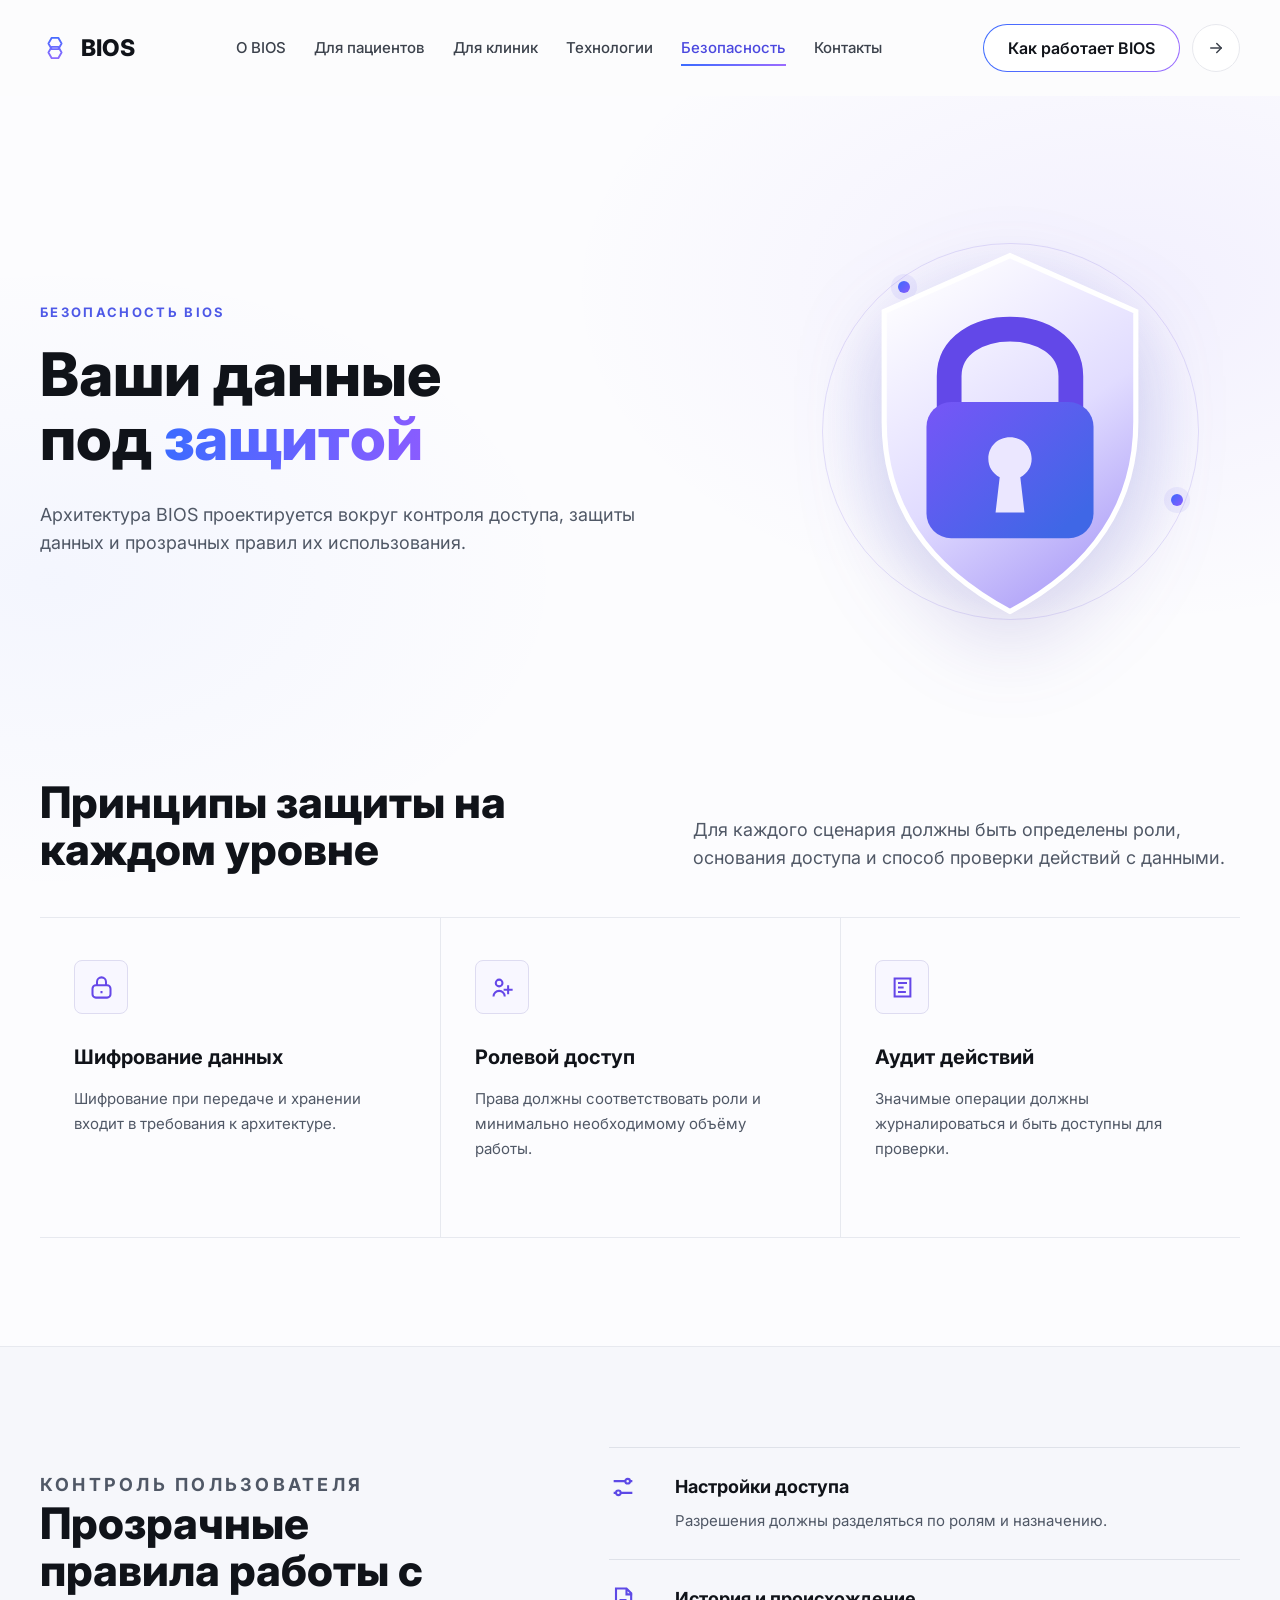
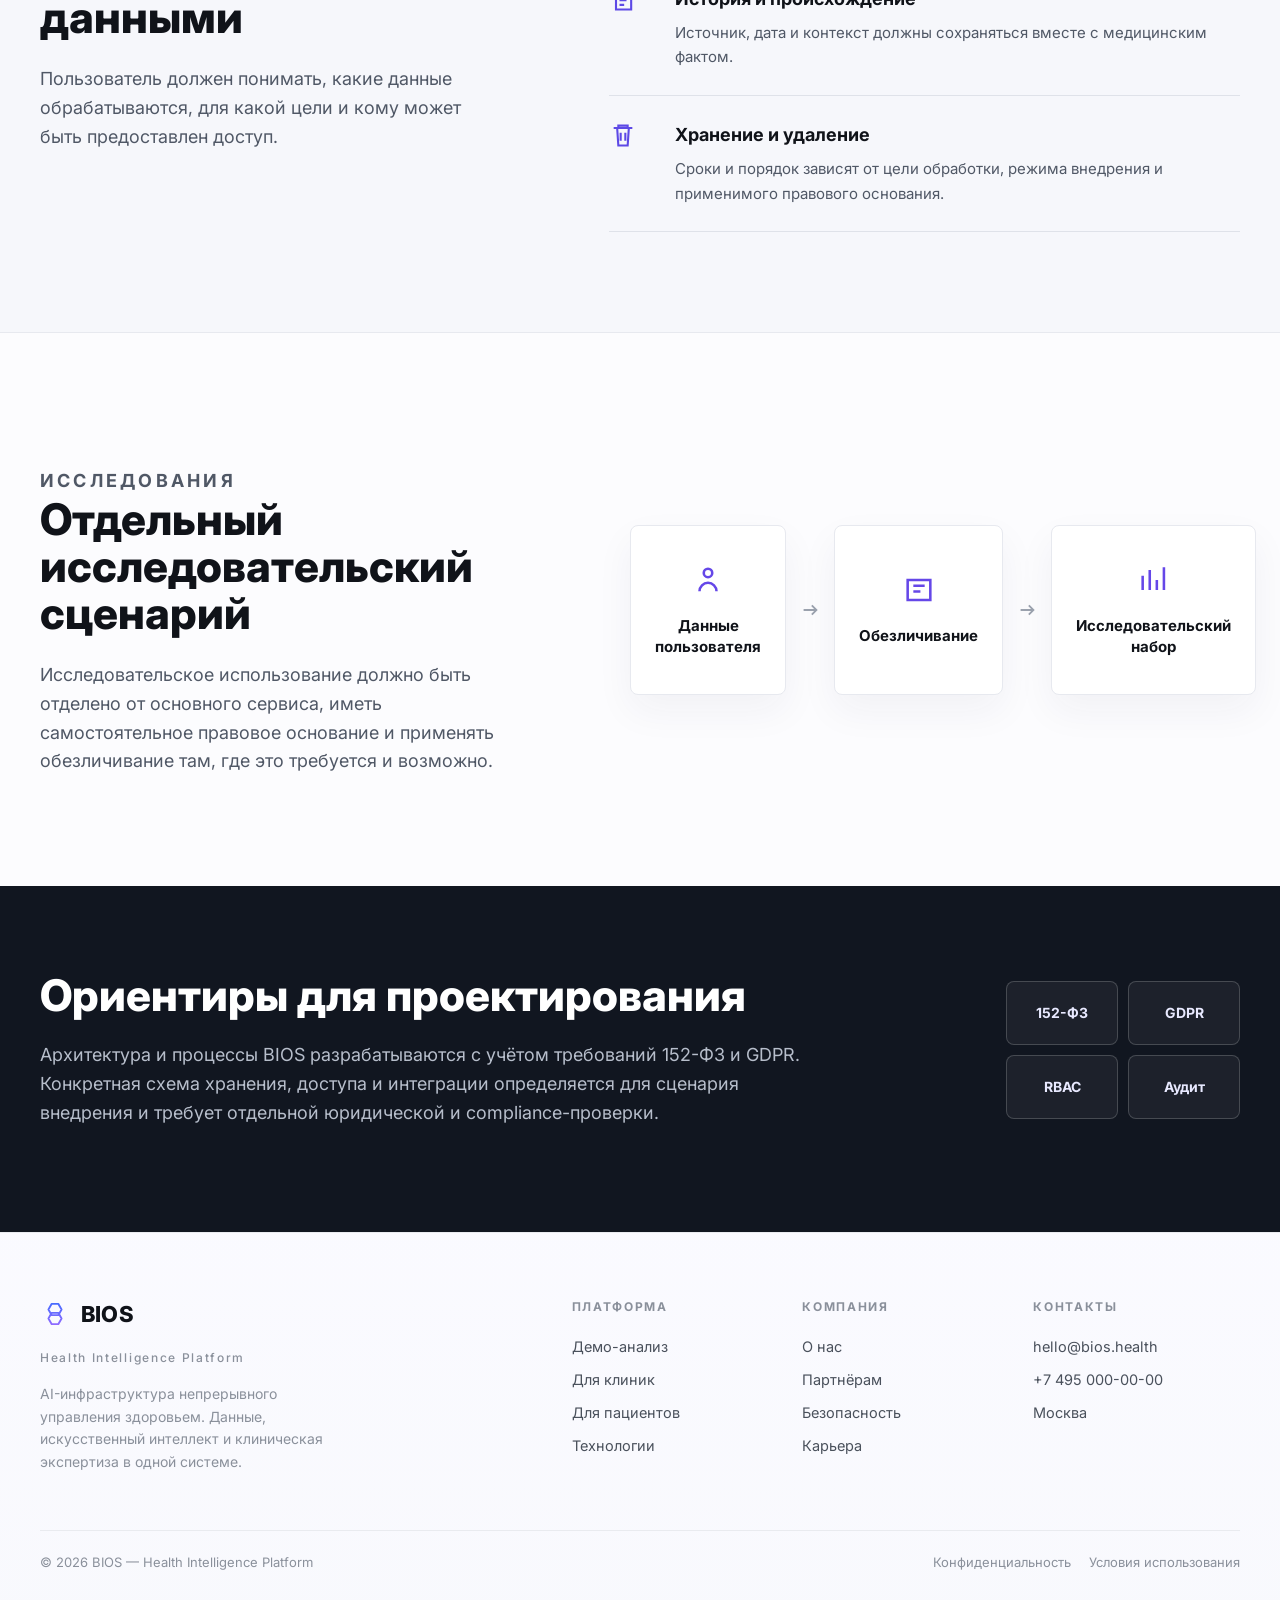
<file: security.html>
<!DOCTYPE html>
<html lang="ru">
<head>
  <meta charset="UTF-8">
  <meta name="viewport" content="width=device-width, initial-scale=1.0">
  <title>Безопасность BIOS — защита медицинских данных</title>
  <meta name="description" content="Подход BIOS к защите медицинских данных, управлению доступом, исследовательскому использованию и контролю пользователя.">
  <link rel="preconnect" href="https://fonts.googleapis.com">
  <link rel="preconnect" href="https://fonts.gstatic.com" crossorigin>
  <link href="https://fonts.googleapis.com/css2?family=Inter:wght@400;500;600;700;800&amp;display=swap&amp;subset=cyrillic,latin" rel="stylesheet">
  <style>
    :root{
      --ink:#101319;
      --text:#505866;
      --muted:#808895;
      --line:#e7e9ef;
      --blue:#3b6bff;
      --violet:#8b5cff;
      --green:#179565;
      --page:#fcfcfe;
      --wrap:min(1180px,calc(100% - 80px));
    }
    *{box-sizing:border-box}
    html{scroll-behavior:smooth}
    body{
      margin:0;
      overflow-x:hidden;
      color:var(--ink);
      background:
        radial-gradient(800px 480px at 88% 9%,rgba(114,82,255,.07),transparent 70%),
        radial-gradient(720px 440px at 4% 18%,rgba(59,107,255,.045),transparent 72%),
        var(--page);
      font-family:'Inter',-apple-system,BlinkMacSystemFont,'Segoe UI',sans-serif;
      -webkit-font-smoothing:antialiased;
    }
    a{color:inherit;text-decoration:none}
    button{font:inherit}
    svg{display:block}
    .wrap{width:var(--wrap);margin:0 auto}
    .security-hero{padding:clamp(72px,9vw,126px) 0 clamp(82px,10vw,138px)}
    .hero-grid{display:grid;grid-template-columns:minmax(0,1fr) minmax(380px,.72fr);gap:clamp(60px,8vw,120px);align-items:center}
    .eyebrow{margin:0 0 22px;color:#4e59e7;font-size:13px;font-weight:700;letter-spacing:.18em;text-transform:uppercase}
    h1{max-width:720px;margin:0;font-size:clamp(48px,6.2vw,82px);line-height:1.02;letter-spacing:0;font-weight:800}
    .gradient-text{color:transparent;background:linear-gradient(98deg,var(--blue),var(--violet));-webkit-background-clip:text;background-clip:text}
    .hero-copy{max-width:650px;margin:30px 0 0;color:var(--text);font-size:clamp(17px,1.45vw,21px);line-height:1.65}
    .hero-art{position:relative;display:grid;min-height:440px;place-items:center}
    .hero-art::before{content:"";position:absolute;width:82%;aspect-ratio:1;border-radius:50%;background:radial-gradient(circle,rgba(106,78,242,.16),rgba(59,107,255,.05) 46%,transparent 70%);animation:breathe 5s ease-in-out infinite}
    .security-shield{position:relative;width:min(330px,78%);filter:drop-shadow(0 30px 42px rgba(76,62,171,.2));animation:float 5s ease-in-out infinite}
    .orbit{position:absolute;width:82%;aspect-ratio:1;border:1px solid rgba(104,84,223,.16);border-radius:50%;animation:spin 18s linear infinite}
    .orbit::before,.orbit::after{content:"";position:absolute;width:12px;height:12px;border-radius:50%;background:linear-gradient(135deg,var(--blue),var(--violet));box-shadow:0 0 0 7px rgba(93,83,235,.08)}
    .orbit::before{top:10%;left:20%}.orbit::after{right:4%;bottom:30%}
    .principles{padding:0 0 108px}
    .section-head{display:grid;grid-template-columns:minmax(0,.78fr) minmax(360px,.72fr);gap:60px;align-items:end;padding-bottom:44px;border-bottom:1px solid var(--line)}
    .section-head h2,.band-copy h2,.research-copy h2{margin:0;font-size:clamp(36px,4.2vw,58px);line-height:1.08;letter-spacing:0}
    .section-head p,.band-copy>p,.research-copy>p{margin:0;color:var(--text);font-size:17px;line-height:1.7}
    .principle-grid{display:grid;grid-template-columns:repeat(3,minmax(0,1fr));gap:0}
    .principle{min-height:320px;padding:42px 34px;border-bottom:1px solid var(--line)}
    .principle+.principle{border-left:1px solid var(--line)}
    .icon{display:grid;width:54px;height:54px;place-items:center;border:1px solid #dedcf1;border-radius:8px;color:#6547e8;background:#f8f7ff}
    .icon svg{width:27px;height:27px}
    .principle h3{margin:30px 0 16px;font-size:22px;line-height:1.3}
    .principle p{margin:0;color:var(--text);font-size:15px;line-height:1.7}
    .control-band{padding:100px 0;background:#f6f7fb;border-top:1px solid var(--line);border-bottom:1px solid var(--line)}
    .band-grid{display:grid;grid-template-columns:minmax(320px,.72fr) minmax(0,1fr);gap:clamp(60px,9vw,130px);align-items:start}
    .band-copy>p{margin-top:24px}
    .control-list{display:grid;gap:0;border-top:1px solid #dfe2e9}
    .control-row{display:grid;grid-template-columns:44px 1fr;gap:22px;padding:25px 0;border-bottom:1px solid #dfe2e9}
    .control-row svg{width:28px;height:28px;color:#5d49e6}
    .control-row h3{margin:0 0 7px;font-size:18px}
    .control-row p{margin:0;color:var(--text);font-size:15px;line-height:1.6}
    .research{padding:110px 0}
    .research-grid{display:grid;grid-template-columns:minmax(0,.8fr) minmax(420px,1fr);gap:clamp(58px,8vw,120px);align-items:center}
    .research-copy>p{margin-top:24px}
    .research-flow{display:grid;grid-template-columns:1fr 48px 1fr 48px 1fr;align-items:center}
    .flow-node{display:grid;min-height:170px;padding:24px;align-content:center;justify-items:center;border:1px solid var(--line);border-radius:8px;background:#fff;text-align:center;box-shadow:0 16px 38px rgba(41,43,76,.05)}
    .flow-node svg{width:34px;height:34px;margin-bottom:18px;color:#6547e8}
    .flow-node strong{font-size:15px;line-height:1.4}
    .flow-arrow{display:grid;place-items:center;color:#9ba2ae}
    .flow-arrow svg{width:22px;height:22px}
    .compliance{padding:86px 0 104px;background:#111620;color:#fff}
    .compliance-grid{display:grid;grid-template-columns:minmax(0,1fr) auto;gap:50px;align-items:center}
    .compliance h2{margin:0;font-size:clamp(34px,4vw,54px);line-height:1.08}
    .compliance p{max-width:760px;margin:22px 0 0;color:#b7becb;font-size:16px;line-height:1.7}
    .compliance-tags{display:grid;grid-template-columns:repeat(2,1fr);gap:10px}
    .compliance-tags span{display:grid;min-width:112px;min-height:64px;place-items:center;border:1px solid rgba(255,255,255,.18);border-radius:8px;color:#e8e9ff;background:rgba(255,255,255,.05);font-size:14px;font-weight:700}
    @keyframes float{0%,100%{transform:translateY(0)}50%{transform:translateY(-12px)}}
    @keyframes breathe{0%,100%{transform:scale(.96);opacity:.7}50%{transform:scale(1.04);opacity:1}}
    @keyframes spin{to{transform:rotate(360deg)}}
    @media(max-width:900px){
      :root{--wrap:min(100% - 40px,760px)}
      .hero-grid,.section-head,.band-grid,.research-grid,.compliance-grid{grid-template-columns:1fr}
      .security-hero{padding-top:64px}.hero-art{min-height:360px}
      .section-head{gap:24px}.principle-grid{grid-template-columns:1fr}
      .principle{min-height:0;padding:34px 0}.principle+.principle{border-left:0}
      .research-flow{grid-template-columns:1fr;gap:12px}
      .flow-arrow{transform:rotate(90deg)}
      .compliance-tags{width:min(100%,420px)}
    }
    @media(max-width:560px){
      :root{--wrap:calc(100% - 32px)}
      .security-hero{padding:50px 0 72px}
      h1{font-size:44px}
      .hero-copy{margin-top:22px;font-size:16px}
      .hero-art{min-height:300px}.security-shield{width:230px}
      .principles{padding-bottom:76px}.section-head h2,.band-copy h2,.research-copy h2{font-size:34px}
      .control-band,.research{padding:72px 0}.band-grid,.research-grid{gap:44px}
      .control-row{grid-template-columns:36px 1fr;gap:16px}
      .compliance{padding:68px 0 78px}.compliance-grid{gap:34px}.compliance-tags{grid-template-columns:1fr 1fr}
    }
    @media(prefers-reduced-motion:reduce){*{animation:none!important;transition:none!important}}
  </style>
  <link rel="stylesheet" href="assets/bios-shell.css?v=20260724-5">
</head>
<body class="page-security">
  <header class="bios-shell-header">
    <div class="bios-shell-nav">
      <a class="bios-shell-brand" href="index.html" aria-label="BIOS — главная">
        <svg class="bios-shell-mark" viewBox="-120 -160 240 320" aria-hidden="true"><defs><linearGradient id="biosHeaderLogoGradient" x1="0" y1="-150" x2="0" y2="150" gradientUnits="userSpaceOnUse"><stop offset="0" stop-color="#3b6bff"/><stop offset="1" stop-color="#9b6bff"/></linearGradient></defs><g fill="none" stroke="url(#biosHeaderLogoGradient)" stroke-width="20" stroke-linejoin="round"><polygon points="70,-48 35,-108.6 -35,-108.6 -70,-48 -35,12.6 35,12.6"/><polygon points="70,48 35,-12.6 -35,-12.6 -70,48 -35,108.6 35,108.6"/></g></svg>
        <span>BIOS</span>
      </a>
      <nav class="bios-shell-menu" id="biosNav" aria-label="Основная навигация">
        <a href="index.html">О BIOS</a>
        <a href="patients.html">Для пациентов</a>
        <a href="clinics.html">Для клиник</a>
        <a href="index.html#technology">Технологии</a>
        <a href="security.html" aria-current="page">Безопасность</a>
        <a href="#contacts">Контакты</a>
      </nav>
      <div class="bios-shell-actions">
        <a class="bios-shell-primary" href="index.html#demo">Как работает BIOS</a>
        <a class="bios-shell-arrow" href="index.html#demo" aria-label="Перейти к демо">
          <svg viewBox="0 0 24 24" fill="none" stroke="currentColor" stroke-width="2" stroke-linecap="round" stroke-linejoin="round"><line x1="5" y1="12" x2="19" y2="12"/><polyline points="13 6 19 12 13 18"/></svg>
        </a>
        <button class="bios-shell-burger" id="biosMenuButton" type="button" aria-label="Открыть меню" aria-controls="biosNav" aria-expanded="false"></button>
      </div>
    </div>
  </header>

  <main>
    <section class="security-hero" aria-labelledby="security-title">
      <div class="wrap hero-grid">
        <div>
          <p class="eyebrow">Безопасность BIOS</p>
          <h1 id="security-title">Ваши данные<br>под <span class="gradient-text">защитой</span></h1>
          <p class="hero-copy">Архитектура BIOS проектируется вокруг контроля доступа, защиты данных и прозрачных правил их использования.</p>
        </div>
        <div class="hero-art" aria-hidden="true">
          <span class="orbit"></span>
          <svg class="security-shield" viewBox="0 0 320 380">
            <defs>
              <linearGradient id="shieldFill" x1="62" y1="34" x2="270" y2="336" gradientUnits="userSpaceOnUse"><stop stop-color="#ffffff"/><stop offset=".55" stop-color="#e1dcff"/><stop offset="1" stop-color="#a99af7"/></linearGradient>
              <linearGradient id="lockFill" x1="104" y1="143" x2="220" y2="278" gradientUnits="userSpaceOnUse"><stop stop-color="#7656f7"/><stop offset="1" stop-color="#3f67e6"/></linearGradient>
            </defs>
            <path d="M160 20 282 74v107c0 86-49 145-122 184C87 326 38 267 38 181V74L160 20Z" fill="url(#shieldFill)" stroke="#fff" stroke-width="5"/>
            <path d="M101 171v-34c0-61 118-61 118 0v36" fill="none" stroke="#6248e8" stroke-width="24" stroke-linecap="round"/>
            <rect x="79" y="162" width="162" height="132" rx="24" fill="url(#lockFill)"/>
            <path d="M160 196c-12 0-21 9-21 21 0 8 4 14 11 18l-4 34h28l-4-34c7-4 11-10 11-18 0-12-9-21-21-21Z" fill="#ebe7ff"/>
          </svg>
        </div>
      </div>
    </section>

    <section class="principles" aria-labelledby="principles-title">
      <div class="wrap">
        <div class="section-head">
          <h2 id="principles-title">Принципы защиты на каждом уровне</h2>
          <p>Для каждого сценария должны быть определены роли, основания доступа и способ проверки действий с данными.</p>
        </div>
        <div class="principle-grid">
          <article class="principle">
            <span class="icon" aria-hidden="true"><svg viewBox="0 0 24 24" fill="none" stroke="currentColor" stroke-width="1.8"><rect x="4" y="10" width="16" height="11" rx="3"/><path d="M8 10V7a4 4 0 0 1 8 0v3M12 15v2"/></svg></span>
            <h3>Шифрование данных</h3>
            <p>Шифрование при передаче и хранении входит в требования к архитектуре.</p>
          </article>
          <article class="principle">
            <span class="icon" aria-hidden="true"><svg viewBox="0 0 24 24" fill="none" stroke="currentColor" stroke-width="1.8"><circle cx="9" cy="8" r="3"/><path d="M4 20a5 5 0 0 1 10 0M17 10v8m-4-4h8"/></svg></span>
            <h3>Ролевой доступ</h3>
            <p>Права должны соответствовать роли и минимально необходимому объёму работы.</p>
          </article>
          <article class="principle">
            <span class="icon" aria-hidden="true"><svg viewBox="0 0 24 24" fill="none" stroke="currentColor" stroke-width="1.8"><path d="M5 4h14v16H5zM8 8h8M8 12h5M8 16h7"/></svg></span>
            <h3>Аудит действий</h3>
            <p>Значимые операции должны журналироваться и быть доступны для проверки.</p>
          </article>
        </div>
      </div>
    </section>

    <section class="control-band" aria-labelledby="control-title">
      <div class="wrap band-grid">
        <div class="band-copy">
          <p class="eyebrow">Контроль пользователя</p>
          <h2 id="control-title">Прозрачные правила работы с данными</h2>
          <p>Пользователь должен понимать, какие данные обрабатываются, для какой цели и кому может быть предоставлен доступ.</p>
        </div>
        <div class="control-list">
          <article class="control-row">
            <svg viewBox="0 0 24 24" fill="none" stroke="currentColor" stroke-width="1.8" aria-hidden="true"><path d="M4 7h10M18 7h2M4 17h2M10 17h10"/><circle cx="16" cy="7" r="2"/><circle cx="8" cy="17" r="2"/></svg>
            <div><h3>Настройки доступа</h3><p>Разрешения должны разделяться по ролям и назначению.</p></div>
          </article>
          <article class="control-row">
            <svg viewBox="0 0 24 24" fill="none" stroke="currentColor" stroke-width="1.8" aria-hidden="true"><path d="M6 3h9l4 4v14H6zM15 3v5h5M9 13h6M9 17h4"/></svg>
            <div><h3>История и происхождение</h3><p>Источник, дата и контекст должны сохраняться вместе с медицинским фактом.</p></div>
          </article>
          <article class="control-row">
            <svg viewBox="0 0 24 24" fill="none" stroke="currentColor" stroke-width="1.8" aria-hidden="true"><path d="M4 6h16M8 6V4h8v2m-9 0 1 15h8l1-15M10 10v7m4-7v7"/></svg>
            <div><h3>Хранение и удаление</h3><p>Сроки и порядок зависят от цели обработки, режима внедрения и применимого правового основания.</p></div>
          </article>
        </div>
      </div>
    </section>

    <section class="research" aria-labelledby="research-title">
      <div class="wrap research-grid">
        <div class="research-copy">
          <p class="eyebrow">Исследования</p>
          <h2 id="research-title">Отдельный исследовательский сценарий</h2>
          <p>Исследовательское использование должно быть отделено от основного сервиса, иметь самостоятельное правовое основание и применять обезличивание там, где это требуется и возможно.</p>
        </div>
        <div class="research-flow" aria-label="Схема исследовательского использования данных">
          <div class="flow-node"><svg viewBox="0 0 24 24" fill="none" stroke="currentColor" stroke-width="1.8"><circle cx="12" cy="7" r="3"/><path d="M6 20a6 6 0 0 1 12 0"/></svg><strong>Данные пользователя</strong></div>
          <span class="flow-arrow"><svg viewBox="0 0 24 24" fill="none" stroke="currentColor" stroke-width="2"><path d="M5 12h14m-5-5 5 5-5 5"/></svg></span>
          <div class="flow-node"><svg viewBox="0 0 24 24" fill="none" stroke="currentColor" stroke-width="1.8"><path d="M4 5h16v14H4zM8 9h8M8 13h5"/></svg><strong>Обезличивание</strong></div>
          <span class="flow-arrow"><svg viewBox="0 0 24 24" fill="none" stroke="currentColor" stroke-width="2"><path d="M5 12h14m-5-5 5 5-5 5"/></svg></span>
          <div class="flow-node"><svg viewBox="0 0 24 24" fill="none" stroke="currentColor" stroke-width="1.8"><path d="M4 19V9m5 10V5m5 14v-7m5 7V3"/></svg><strong>Исследовательский набор</strong></div>
        </div>
      </div>
    </section>

    <section class="compliance" aria-labelledby="compliance-title">
      <div class="wrap compliance-grid">
        <div>
          <h2 id="compliance-title">Ориентиры для проектирования</h2>
          <p>Архитектура и процессы BIOS разрабатываются с учётом требований 152-ФЗ и GDPR. Конкретная схема хранения, доступа и интеграции определяется для сценария внедрения и требует отдельной юридической и compliance-проверки.</p>
        </div>
        <div class="compliance-tags" aria-label="Направления защиты">
          <span>152-ФЗ</span><span>GDPR</span><span>RBAC</span><span>Аудит</span>
        </div>
      </div>
    </section>
  </main>

  <footer class="bios-shell-footer" id="contacts">
    <div class="bios-shell-footer-inner">
      <div class="bios-shell-footer-grid">
        <div class="bios-shell-footer-brand">
          <div class="bios-shell-footer-brand-row">
            <svg class="bios-shell-mark" viewBox="-120 -160 240 320" aria-hidden="true"><defs><linearGradient id="biosFooterLogoGradient" x1="0" y1="-150" x2="0" y2="150" gradientUnits="userSpaceOnUse"><stop offset="0" stop-color="#3b6bff"/><stop offset="1" stop-color="#9b6bff"/></linearGradient></defs><g fill="none" stroke="url(#biosFooterLogoGradient)" stroke-width="20" stroke-linejoin="round"><polygon points="70,-48 35,-108.6 -35,-108.6 -70,-48 -35,12.6 35,12.6"/><polygon points="70,48 35,-12.6 -35,-12.6 -70,48 -35,108.6 35,108.6"/></g></svg>
            <b>BIOS</b>
          </div>
          <div class="bios-shell-footer-tag">Health Intelligence Platform</div>
          <p>AI-инфраструктура непрерывного управления здоровьем. Данные, искусственный интеллект и клиническая экспертиза в одной системе.</p>
        </div>
        <div class="bios-shell-footer-cols">
          <div class="bios-shell-footer-col"><h3>Платформа</h3><nav><a href="index.html#demo">Демо-анализ</a><a href="clinics.html">Для клиник</a><a href="patients.html">Для пациентов</a><a href="index.html#technology">Технологии</a></nav></div>
          <div class="bios-shell-footer-col"><h3>Компания</h3><nav><a href="index.html">О нас</a><a href="mailto:hello@bios.health?subject=Партнёрство с BIOS">Партнёрам</a><a href="security.html">Безопасность</a><a href="mailto:hello@bios.health?subject=Карьера в BIOS">Карьера</a></nav></div>
          <div class="bios-shell-footer-col"><h3>Контакты</h3><nav><a href="mailto:hello@bios.health">hello@bios.health</a><a href="tel:+74950000000">+7 495 000-00-00</a><a href="mailto:hello@bios.health?subject=Встреча с командой BIOS в Москве">Москва</a></nav></div>
        </div>
      </div>
      <div class="bios-shell-footer-bottom">
        <span>© 2026 BIOS — Health Intelligence Platform</span>
        <span class="bios-shell-legal"><a href="mailto:hello@bios.health?subject=Политика конфиденциальности BIOS">Конфиденциальность</a><a href="mailto:hello@bios.health?subject=Условия использования BIOS">Условия использования</a></span>
      </div>
    </div>
  </footer>

  <script>
    (function(){
      var menu=document.getElementById('biosNav');
      var button=document.getElementById('biosMenuButton');
      if(!menu||!button) return;
      function closeMenu(){
        menu.classList.remove('is-open');
        button.setAttribute('aria-expanded','false');
        button.setAttribute('aria-label','Открыть меню');
        document.body.classList.remove('menu-open');
      }
      button.addEventListener('click',function(){
        var open=!menu.classList.contains('is-open');
        menu.classList.toggle('is-open',open);
        button.setAttribute('aria-expanded',String(open));
        button.setAttribute('aria-label',open?'Закрыть меню':'Открыть меню');
        document.body.classList.toggle('menu-open',open);
      });
      menu.addEventListener('click',function(event){if(event.target.closest('a')) closeMenu();});
      window.addEventListener('keydown',function(event){if(event.key==='Escape') closeMenu();});
      window.addEventListener('resize',function(){if(window.innerWidth>1120) closeMenu();});
    })();
  </script>
</body>
</html>
</file>
<file: assets/bios-shell.css>
.bios-shell-header{
  position:relative;
  z-index:100;
  padding:24px 0;
  border:0;
  background:rgba(252,252,253,.9);
  backdrop-filter:blur(18px);
  -webkit-backdrop-filter:blur(18px);
}
.bios-shell-nav{
  display:flex;
  width:min(1280px,calc(100% - 80px));
  min-height:48px;
  margin:0 auto;
  padding:0;
  align-items:center;
  justify-content:space-between;
  gap:24px;
}
.bios-shell-brand{
  display:flex;
  flex:none;
  align-items:center;
  gap:11px;
  color:#101319;
  text-decoration:none;
}
.bios-shell-mark{display:block;width:30px;height:30px;flex:none}
.bios-shell-brand span{font-size:23px;font-weight:800;letter-spacing:.01em}
.bios-shell-menu{display:flex;align-items:center;justify-content:center;gap:clamp(18px,2.2vw,38px)}
.bios-shell-menu a{
  position:relative;
  padding:15px 0;
  color:#3c424c;
  font-size:15px;
  font-weight:500;
  line-height:1.2;
  text-decoration:none;
  white-space:nowrap;
  transition:color .18s ease;
}
.bios-shell-menu a::after{
  content:"";
  position:absolute;
  right:0;
  bottom:6px;
  left:0;
  height:2px;
  background:linear-gradient(90deg,#3b6bff,#9b6bff);
  transform:scaleX(0);
  transform-origin:center;
  transition:transform .18s ease;
}
.bios-shell-menu a:hover,
.bios-shell-menu a[aria-current="page"]{color:#4b48df}
.bios-shell-menu a:hover::after,
.bios-shell-menu a[aria-current="page"]::after{transform:scaleX(1)}
.bios-shell-actions{display:flex;flex:none;align-items:center;gap:12px}
.bios-shell-primary{
  display:inline-flex;
  min-height:48px;
  padding:0 24px;
  align-items:center;
  justify-content:center;
  border:1.5px solid transparent;
  border-radius:999px;
  color:#101319;
  background:linear-gradient(#fff,#fff) padding-box,linear-gradient(100deg,#3b6bff,#9b6bff) border-box;
  font-size:15px;
  font-weight:600;
  line-height:1;
  text-decoration:none;
  transition:transform .18s ease,box-shadow .18s ease,color .18s ease;
}
.bios-shell-primary:hover{color:#4b48df;transform:translateY(-1px);box-shadow:0 8px 22px rgba(80,80,200,.16)}
.bios-shell-arrow{
  display:grid;
  width:48px;
  height:48px;
  flex:none;
  place-items:center;
  border:1.5px solid #e7e8ed;
  border-radius:50%;
  color:#3c424c;
  background:#fff;
  text-decoration:none;
  transition:transform .18s ease,border-color .18s ease,color .18s ease;
}
.bios-shell-arrow:hover{color:#4b48df;border-color:#4b48df;transform:translateY(-1px)}
.bios-shell-arrow svg{width:18px;height:18px}
.bios-shell-primary:focus-visible,
.bios-shell-arrow:focus-visible,
.bios-shell-menu a:focus-visible,
.bios-shell-burger:focus-visible{
  outline:3px solid rgba(91,83,255,.28);
  outline-offset:3px;
}
.bios-shell-burger{
  position:relative;
  display:none;
  width:46px;
  height:46px;
  flex:none;
  border:1.5px solid #e7e8ed;
  border-radius:12px;
  color:#3c424c;
  background:#fff;
  cursor:pointer;
}
.bios-shell-burger::before,
.bios-shell-burger::after{
  content:"";
  position:absolute;
  top:50%;
  left:50%;
  width:22px;
  height:2px;
  border-radius:2px;
  background:currentColor;
  transform:translate(-50%,-50%);
  transition:transform .22s cubic-bezier(.22,1,.36,1),box-shadow .22s cubic-bezier(.22,1,.36,1),opacity .18s ease;
}
.bios-shell-burger::before{box-shadow:0 -7px 0 currentColor,0 7px 0 currentColor}
.bios-shell-burger::after{opacity:0}
.bios-shell-burger[aria-expanded="true"]::before{box-shadow:none;transform:translate(-50%,-50%) rotate(45deg)}
.bios-shell-burger[aria-expanded="true"]::after{opacity:1;transform:translate(-50%,-50%) rotate(-45deg)}

.bios-shell-footer{
  position:relative;
  margin:0;
  padding:64px 0 42px;
  border-top:1px solid #e9ebef;
  background:linear-gradient(180deg,rgba(250,250,255,.9),rgba(247,248,253,.72));
}
.bios-footer-cta{position:relative;padding:clamp(36px,5vw,72px) 0 0}
.bios-shell-footer-inner{width:min(1280px,calc(100% - 80px));margin:0 auto}
.bios-shell-footer-grid{
  display:grid;
  grid-template-columns:minmax(0,1.15fr) minmax(0,1.6fr);
  gap:clamp(34px,4vw,64px);
  align-items:start;
}
.bios-shell-footer-brand-row{display:flex;align-items:center;gap:11px;margin-bottom:16px}
.bios-shell-footer-brand-row .bios-shell-mark{width:30px;height:30px}
.bios-shell-footer-brand-row b{color:#101319;font-size:22px;font-weight:800;letter-spacing:.01em}
.bios-shell-footer-tag{margin:2px 0 16px;color:#8a909b;font-size:12px;font-weight:500;letter-spacing:.14em}
.bios-shell-footer-brand p{max-width:300px;margin:0;color:#8a909b;font-size:14px;line-height:1.62}
.bios-shell-footer-cols{display:grid;grid-template-columns:repeat(3,minmax(0,1fr));gap:24px}
.bios-shell-footer-col h3{
  margin:0 0 14px;
  color:#8a909b;
  font-size:12px;
  font-weight:700;
  letter-spacing:.14em;
  text-transform:uppercase;
}
.bios-shell-footer-col nav{display:grid;gap:0}
.bios-shell-footer-col a{
  display:block;
  padding:6px 0;
  color:#4a515c;
  font-size:14.5px;
  line-height:1.45;
  text-decoration:none;
  transition:color .18s ease;
}
.bios-shell-footer-col a:hover{color:#4b48df}
.bios-shell-footer-bottom{
  display:flex;
  margin-top:clamp(36px,4.4vw,56px);
  padding-top:22px;
  align-items:center;
  justify-content:space-between;
  gap:18px;
  border-top:1px solid #e9ebef;
  color:#8a909b;
  font-size:13px;
  line-height:1.45;
}
.bios-shell-legal{display:flex;flex-wrap:wrap;gap:18px}
.bios-shell-legal a{color:#8a909b;text-decoration:none;transition:color .18s ease}
.bios-shell-legal a:hover{color:#4b48df}

@media(max-width:1120px){
  .bios-shell-header{
    position:sticky;
    top:0;
    padding:12px 0;
    background:#f8f8fd;
    backdrop-filter:none;
    -webkit-backdrop-filter:none;
  }
  .bios-shell-nav{width:min(760px,calc(100% - 40px));min-height:48px}
  .bios-shell-menu{display:none}
  .bios-shell-menu.is-open{
    position:fixed;
    z-index:1000;
    inset:72px 0 0;
    display:flex;
    width:100vw;
    padding:18px 24px 32px;
    flex-direction:column;
    align-items:flex-start;
    justify-content:flex-start;
    gap:0;
    overflow-y:auto;
    overscroll-behavior:contain;
    border-top:1px solid #e5e6ef;
    background:linear-gradient(155deg,#fcfcff 0%,#f4f3fb 100%);
    box-shadow:0 24px 60px rgba(55,48,108,.14);
  }
  .bios-shell-menu.is-open a{
    display:block;
    width:100%;
    padding:18px 0;
    border-bottom:1px solid #e5e6ef;
    font-size:17px;
  }
  .bios-shell-menu.is-open a::after{display:none}
  .bios-shell-primary,.bios-shell-arrow{display:none}
  .bios-shell-burger{display:block}
  body.menu-open{overflow:hidden}
}
@media(max-width:820px){
  .bios-shell-footer{padding:52px 0 34px}
  .bios-shell-footer-inner{width:min(100% - 40px,760px)}
  .bios-shell-footer-grid{grid-template-columns:1fr;gap:40px}
}
@media(max-width:560px){
  .bios-shell-nav,.bios-shell-footer-inner{width:calc(100% - 32px)}
  .bios-shell-brand{gap:9px}
  .bios-shell-mark{width:28px;height:28px}
  .bios-shell-brand span{font-size:20px}
  .bios-shell-burger{width:42px;height:42px;border-radius:10px}
  .bios-shell-menu.is-open{inset:72px 0 0;padding:14px 16px 28px}
  .bios-shell-footer{padding:44px 0 28px}
  .bios-footer-cta{padding-top:36px}
  .bios-shell-footer-cols{grid-template-columns:1fr}
  .bios-shell-footer-bottom{align-items:flex-start;flex-direction:column}
}
@media(prefers-reduced-motion:reduce){
  .bios-shell-menu *,
  .bios-shell-primary,
  .bios-shell-arrow,
  .bios-shell-burger::before,
  .bios-shell-burger::after{transition:none!important}
}

/* Shared page rhythm and typography. */
:root{
  --bios-content-width:min(1280px,calc(100% - 80px));
  --bios-display-size:clamp(44px,4.7vw,68px);
  --bios-section-title-size:clamp(36px,3.4vw,52px);
  --bios-compact-title-size:clamp(32px,2.8vw,42px);
  --bios-lead-size:18px;
  --bios-body-size:16px;
  --bios-small-size:14px;
}

.page-home,
.page-patients,
.page-clinics,
.page-security{
  font-family:'Inter',-apple-system,BlinkMacSystemFont,'Segoe UI',sans-serif;
  font-size:var(--bios-body-size);
  line-height:1.6;
}

.page-home .wrap,
.page-patients .wrap,
.page-clinics .wrap,
.page-security .wrap{
  width:var(--bios-content-width);
  max-width:1280px;
  margin-right:auto;
  margin-left:auto;
  padding-right:0;
  padding-left:0;
}

.page-home .hero h1,
.page-patients .hero h1,
.page-clinics .clinic-hero h1,
.page-security .security-hero h1{
  font-size:var(--bios-display-size);
  font-weight:800;
  line-height:1.06;
  letter-spacing:0;
}

.page-clinics .clinic-hero h1{
  font-size:clamp(42px,4.15vw,58px);
}

@media(max-width:1180px) and (min-width:921px){
  .page-clinics .clinic-hero h1{font-size:42px}
}

.page-home .bios-heading,
.page-home .bios-accuracy-title,
.page-patients .section-title,
.page-patients .integrations-head h2,
.page-patients .insights-copy h2,
.page-patients .care-head h2,
.page-patients .patient-security .bios-heading,
.page-patients .faq-head h2,
.page-patients .start-copy h2,
.page-clinics .section-title,
.page-clinics .solution h2,
.page-clinics .pilot-head h2,
.page-clinics .integrations-head h2,
.page-clinics .results-head h2,
.page-clinics .security h2,
.page-clinics .articles-head h2,
.page-security .section-head h2,
.page-security .band-copy h2,
.page-security .research-copy h2,
.page-security .compliance h2{
  font-size:var(--bios-section-title-size);
  font-weight:800;
  line-height:1.08;
  letter-spacing:0;
}

.page-patients .how-start-head h2,
.page-clinics .demo-shell h2{
  font-size:var(--bios-compact-title-size);
  font-weight:800;
  line-height:1.12;
  letter-spacing:0;
}

.page-home .lede,
.page-home .bios-intro,
.page-home .cta-sub,
.page-patients .hero-lead,
.page-patients .sources-intro,
.page-patients .integrations-head p,
.page-patients .insights-lead,
.page-patients .care-head p,
.page-patients .patient-security .bios-intro,
.page-patients .faq-head p,
.page-patients .start-copy p,
.page-clinics .clinic-lead,
.page-clinics .solution-lead,
.page-clinics .pilot-head p,
.page-clinics .integrations-head p,
.page-clinics .results-head p,
.page-clinics .security-copy>p,
.page-clinics .demo-shell p,
.page-security .hero-copy,
.page-security .section-head p,
.page-security .band-copy>p,
.page-security .research-copy>p,
.page-security .compliance p{
  font-size:var(--bios-lead-size);
  line-height:1.6;
}

.page-home .bios-kicker,
.page-patients .how-start-kicker,
.page-patients .patient-security .bios-kicker,
.page-clinics .eyebrow,
.page-security .eyebrow{
  font-size:13px;
  font-weight:700;
  line-height:1.3;
  letter-spacing:.18em;
}

.page-patients .care-card h3,
.page-clinics .why-card h3,
.page-clinics .article-card h3,
.page-security .principle h3{
  font-size:20px;
  font-weight:700;
  line-height:1.35;
  letter-spacing:0;
}

.page-patients .care-card p,
.page-clinics .why-card p,
.page-clinics .article-card p,
.page-security .principle p,
.page-security .control-row p{
  font-size:15px;
  line-height:1.65;
}

.page-home .btn,
.page-patients .button,
.page-clinics .button-primary,
.page-clinics .button-secondary,
.page-security .bios-shell-primary{
  font-size:16px;
  font-weight:600;
  line-height:1;
}

/* Keep full sections on the page canvas; only repeated items remain card-like. */
.page-patients .patient-security-shell{
  padding:40px 0 34px;
  border:0;
  border-radius:0;
  background:transparent;
  box-shadow:none;
}

.page-patients .sources-shell,
.page-patients .integrations-shell{
  border:0;
  border-radius:0;
  background:transparent;
  box-shadow:none;
}

.page-clinics .pilot-shell,
.page-clinics .integrations-shell,
.page-clinics .results-shell,
.page-clinics .security-shell{
  border:0;
  border-radius:0;
  background:transparent;
  box-shadow:none;
}

.page-clinics .pilot-shell{padding:52px 0}
.page-clinics .integrations-shell{padding:48px 0 32px}
.page-clinics .results-shell{padding:52px 0 36px}
.page-clinics .security-shell{padding:54px 0 48px;overflow:visible}
.page-clinics .security-shell::before{display:none}

@media(max-width:920px){
  :root{--bios-content-width:min(760px,calc(100% - 40px))}
}

@media(max-width:620px){
  :root{
    --bios-content-width:calc(100% - 32px);
    --bios-display-size:36px;
    --bios-section-title-size:32px;
    --bios-compact-title-size:30px;
    --bios-lead-size:16px;
    --bios-body-size:15px;
  }

  .page-home .hero h1,
  .page-patients .hero h1,
  .page-clinics .clinic-hero h1,
  .page-security .security-hero h1{
    line-height:1.1;
  }

  .page-clinics .clinic-hero h1{font-size:30px}

  .page-home .bios-heading,
  .page-home .bios-accuracy-title,
  .page-patients .section-title,
  .page-patients .integrations-head h2,
  .page-patients .insights-copy h2,
  .page-patients .care-head h2,
  .page-patients .patient-security .bios-heading,
  .page-patients .faq-head h2,
  .page-patients .start-copy h2,
  .page-clinics .section-title,
  .page-clinics .solution h2,
  .page-clinics .pilot-head h2,
  .page-clinics .integrations-head h2,
  .page-clinics .results-head h2,
  .page-clinics .security h2,
  .page-clinics .articles-head h2,
  .page-security .section-head h2,
  .page-security .band-copy h2,
  .page-security .research-copy h2,
  .page-security .compliance h2{
    line-height:1.12;
  }

  .page-home .demo-link,
  .page-home .restart button{
    min-height:44px;
    padding:10px 8px;
  }

  .page-patients .patient-security-shell{padding:38px 0}
  .page-clinics .pilot-shell{padding:34px 0}
  .page-clinics .integrations-shell,
  .page-clinics .results-shell{padding:34px 0 26px}
  .page-clinics .security-shell{padding:34px 0 28px}
}
</file>
